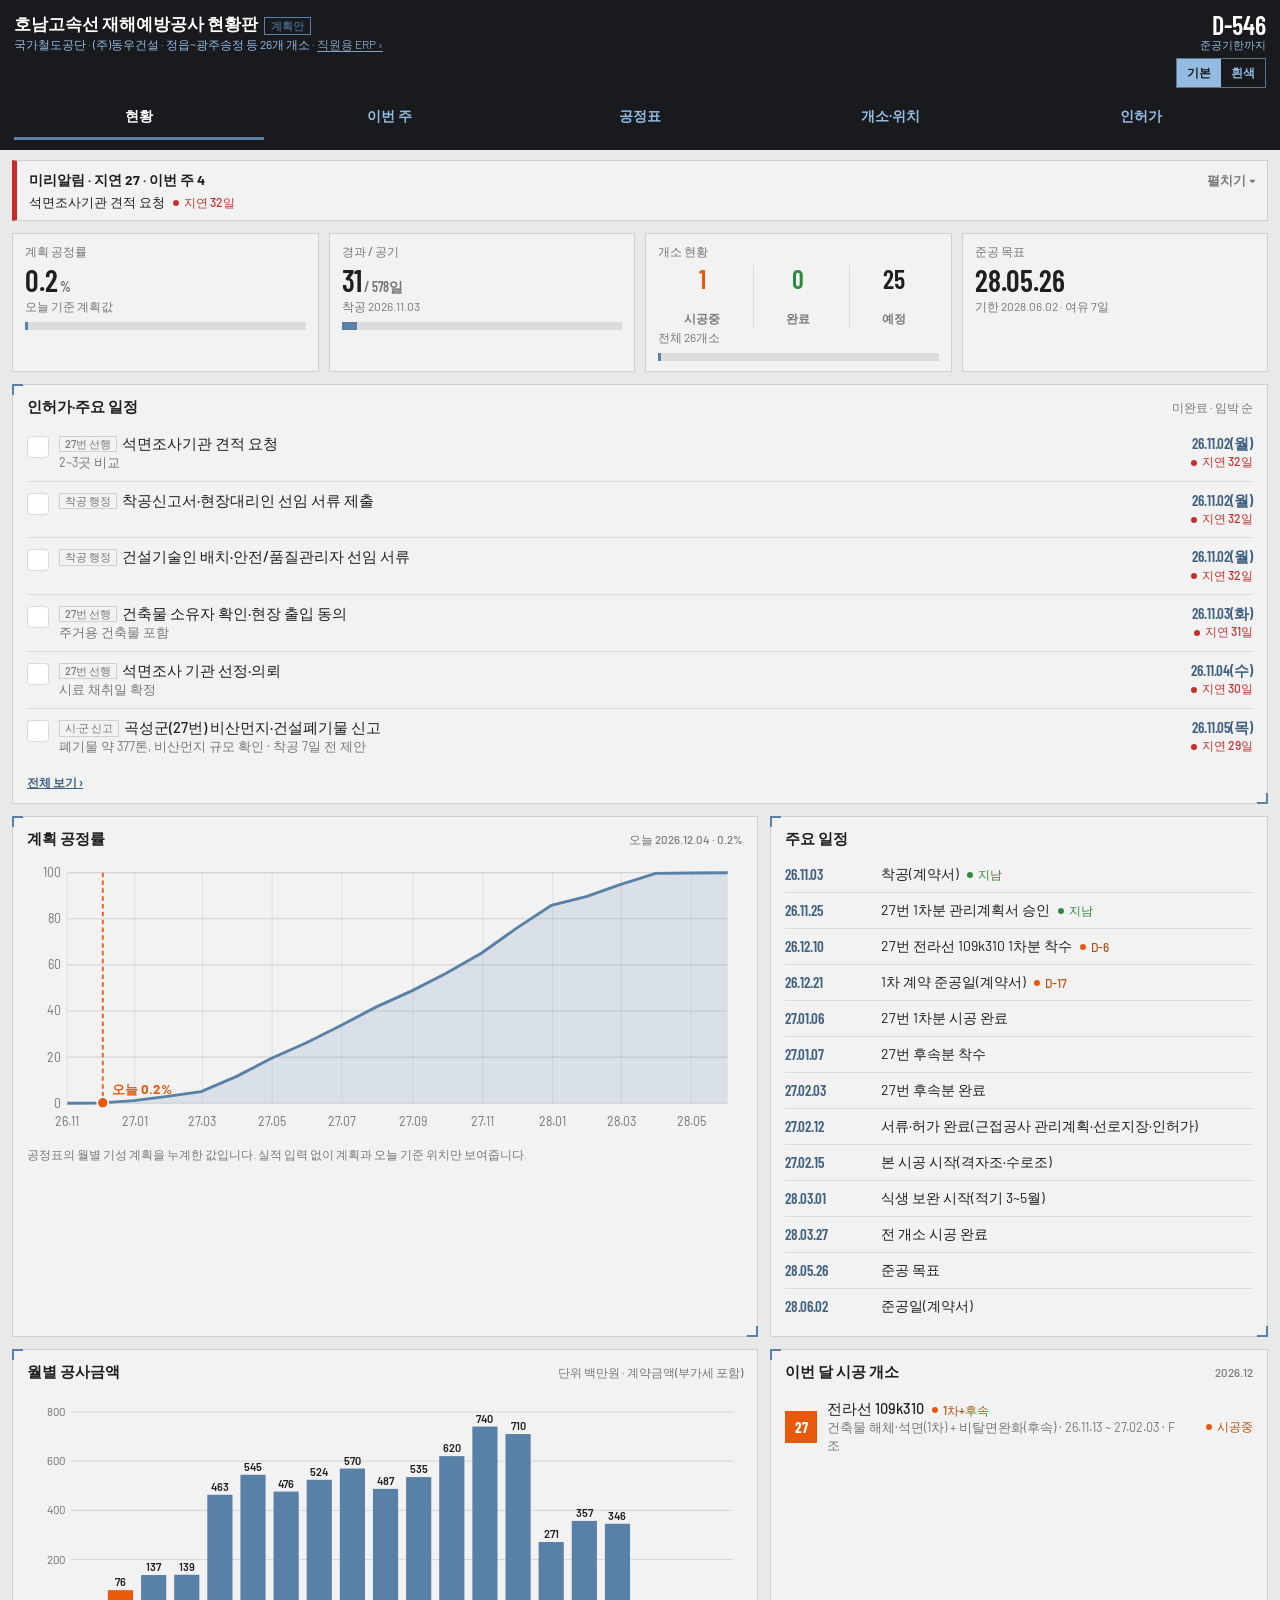
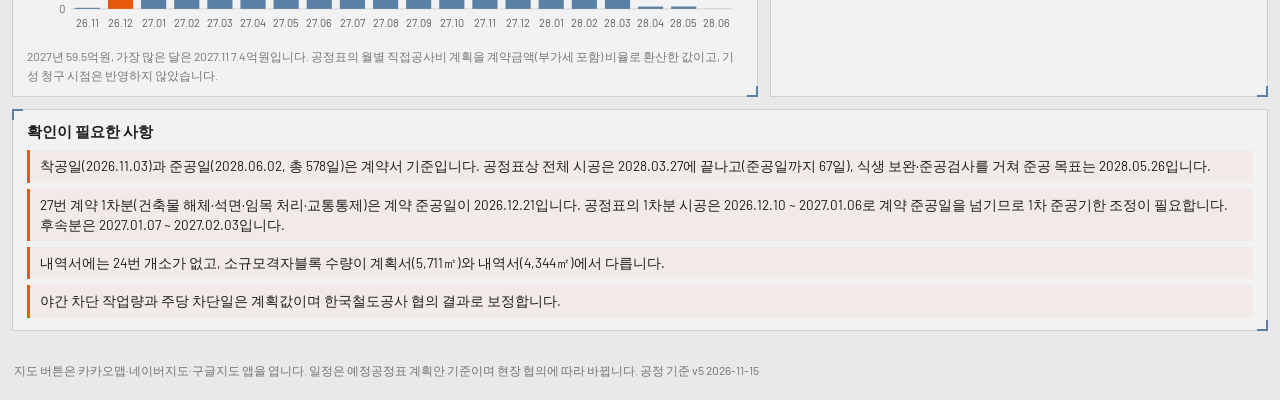
<file: index.html>
<!DOCTYPE html>
<html lang="ko"><head><meta charset="utf-8">
<meta name="viewport" content="width=device-width, initial-scale=1, viewport-fit=cover">
<title>호남고속선 재해예방공사 현황판</title>
<link rel="icon" href="icon.svg" type="image/svg+xml">
<link rel="icon" href="favicon-32.png" sizes="32x32" type="image/png">
<link rel="icon" href="favicon.ico" sizes="any">
<link rel="apple-touch-icon" href="apple-touch-icon.png">
<link rel="manifest" href="manifest.webmanifest">
<meta name="theme-color" content="#181a1d">
<meta name="color-scheme" content="only light">
<meta name="supported-color-schemes" content="light">
<meta name="darkreader-lock">
<script>try{if(localStorage.getItem("honamTheme")==="white")document.documentElement.setAttribute("data-theme","white")}catch(e){}</script>
<meta name="apple-mobile-web-app-capable" content="yes">
<meta name="mobile-web-app-capable" content="yes">
<meta name="apple-mobile-web-app-title" content="호남 현황판">
<link rel="preconnect" href="https://fonts.googleapis.com">
<link href="https://fonts.googleapis.com/css2?family=Barlow:wght@400;500;600;700&family=Barlow+Condensed:wght@400;600;700&display=swap" rel="stylesheet">
<style>
:root{color-scheme:only light;--bg:#e9e9ea;--panel:#f2f2f3;--ink:#1d1f20;--sub:rgba(29,31,32,.58);--pri:#5980a6;--pri2:#416180;--hd:#181a1d;--hd2:#94bce3;--bd:rgba(29,31,32,.16);--bdl:rgba(29,31,32,.1);--ora:#e8590c;--grn:#2b8a3e}
*{box-sizing:border-box;margin:0}
html{-webkit-text-size-adjust:100%}
body{font-family:Barlow,-apple-system,"Malgun Gothic","Apple SD Gothic Neo",sans-serif;color:var(--ink);background-color:var(--bg);
 background-image:linear-gradient(rgba(29,31,32,.07) 1px,transparent 1px),linear-gradient(90deg,rgba(29,31,32,.07) 1px,transparent 1px);background-size:22px 22px;min-height:100vh;padding-bottom:calc(20px + env(safe-area-inset-bottom))}
.cond{font-family:"Barlow Condensed",Barlow,"Malgun Gothic",sans-serif}
header{background:var(--hd);color:#fff;padding:calc(12px + env(safe-area-inset-top)) 14px 10px;position:sticky;top:0;z-index:20}
.hrow{display:flex;justify-content:space-between;align-items:flex-start;gap:10px;max-width:980px;margin:0 auto}
header h1{font-size:17px;font-weight:700;line-height:1.3}
header .s{font-size:12px;color:var(--hd2);margin-top:2px}
.dday{text-align:right;flex:0 0 auto}
.dday b{font-family:"Barlow Condensed",sans-serif;font-size:26px;line-height:1;color:#fff;font-weight:700}
.dday span{display:block;font-size:11px;color:var(--hd2)}
nav{display:flex;max-width:980px;margin:8px auto 0;gap:0}
nav button{flex:1;min-height:44px;background:transparent;border:0;border-bottom:3px solid transparent;color:var(--hd2);font:600 14px Barlow,"Malgun Gothic",sans-serif;cursor:pointer}
nav button.on{color:#fff;border-bottom-color:var(--pri)}
main{max-width:980px;margin:0 auto;padding:12px}
.erplink{color:inherit;opacity:.85;text-decoration:none;border-bottom:1px solid currentColor}.erplink:hover{opacity:1}
.badge-plan{display:inline-block;font-size:11px;border:1px solid var(--pri);color:var(--pri2);padding:1px 6px;margin-left:6px;vertical-align:middle}
.card{position:relative;background:var(--panel);border:1px solid var(--bd);padding:12px 14px;margin-bottom:12px}
.card:before,.card:after{content:"";position:absolute;width:9px;height:9px;border:2px solid var(--pri)}
.card:before{left:-1px;top:-1px;border-right:0;border-bottom:0}.card:after{right:-1px;bottom:-1px;border-left:0;border-top:0}
.card h2{font-family:"Barlow Condensed","Malgun Gothic",sans-serif;font-size:15px;font-weight:700;letter-spacing:.2px;margin-bottom:8px;display:flex;justify-content:space-between;align-items:baseline;gap:8px}
.card h2 small{font:500 11.5px Barlow,"Malgun Gothic",sans-serif;color:var(--sub)}
.kpis{display:grid;grid-template-columns:1fr 1fr;gap:10px;margin-bottom:12px}
@media(min-width:720px){.kpis{grid-template-columns:repeat(4,1fr)}.two{display:grid;grid-template-columns:3fr 2fr;gap:12px}}
.kpi{position:relative;background:var(--panel);border:1px solid var(--bd);padding:10px 12px}
.kpi .l{font-size:12px;color:var(--sub);font-weight:600}
.kpi .v{font-family:"Barlow Condensed",sans-serif;font-size:30px;font-weight:700;line-height:1.15;margin-top:2px}
.kpi .v small{font-size:14px;font-weight:600;margin-left:2px;color:var(--sub)}
.kpi .d{font-size:12px;color:var(--sub);margin-top:1px}
.tri{display:flex;gap:6px;margin-top:4px}.tri div{flex:1;text-align:center;border-left:1px solid var(--bdl)}.tri div:first-child{border-left:0}.tri b{display:block;font:700 26px "Barlow Condensed",sans-serif;line-height:1.1}.tri i{font-style:normal;font-size:11.5px;color:var(--sub)}
.bar{height:8px;background:rgba(29,31,32,.1);margin-top:6px}.bar i{display:block;height:100%;background:var(--pri)}
.chips{display:flex;gap:8px;overflow-x:auto;padding:0 0 10px;-webkit-overflow-scrolling:touch}
.chip{flex:0 0 auto;border:1px solid var(--bd);background:var(--panel);padding:0 14px;min-height:40px;font:600 14px Barlow,"Malgun Gothic",sans-serif;cursor:pointer;color:var(--ink)}
.chip.on{background:var(--pri);color:#fff;border-color:var(--pri)}
svg text{font-family:Barlow,"Malgun Gothic",sans-serif}
.scroll{overflow-x:auto;-webkit-overflow-scrolling:touch}
.ms{list-style:none;padding:0}
.ms li{display:flex;gap:10px;align-items:flex-start;padding:8px 0;border-top:1px solid var(--bdl);font-size:14px}
.ms li:first-child{border-top:0}
.ms .dt{flex:0 0 86px;font-family:"Barlow Condensed",sans-serif;font-weight:600;font-size:15px;color:var(--pri2)}
.tag{display:inline-block;font-size:11px;font-weight:700;padding:1px 6px;color:#fff;margin-left:6px;vertical-align:1px}
.t-w{background:var(--ora)}.t-d{background:var(--grn)}.t-p{background:#8b96a3}
.srow{display:flex;gap:10px;align-items:center;padding:9px 0;border-top:1px solid var(--bdl)}
.srow:first-child{border-top:0}
.no{flex:0 0 auto;min-width:32px;height:32px;color:#fff;font:700 15px "Barlow Condensed",sans-serif;display:flex;align-items:center;justify-content:center;padding:0 5px}
.srow .t{font-size:14.5px;font-weight:600;line-height:1.3}.srow .u{font-size:12.5px;color:var(--sub);margin-top:1px}
.sc{position:relative;background:var(--panel);border:1px solid var(--bd);padding:12px;margin-bottom:10px;scroll-margin-top:130px}
.sc.hl{outline:2px solid var(--ora)}
.sc .top{display:flex;gap:10px;align-items:center}
.sc .row{font-size:14px;margin-top:7px;line-height:1.45}.sc .row b{color:var(--sub);font-weight:600;margin-right:6px}
.btns{display:flex;gap:8px;margin-top:10px}
.btns a{flex:1;min-height:44px;display:flex;align-items:center;justify-content:center;text-decoration:none;font-size:14px;font-weight:700;border:1px solid var(--bd);color:var(--pri2);background:#fff}
.btns a.k{background:#fee500;border-color:#e6cf00;color:#222}.btns a.n{background:#03c75a;border-color:#03c75a;color:#fff}
.note{font-size:12px;color:var(--sub);line-height:1.55;margin-top:8px}
.warn{border-left:3px solid var(--ora);padding:6px 10px;background:#fff7f0;font-size:13.5px;line-height:1.5;margin-top:6px}
footer{max-width:980px;margin:6px auto 0;padding:0 14px;font-size:12px;color:var(--sub);line-height:1.6}
.hide{display:none}
.zb{width:44px;height:44px;border:1px solid var(--bd);background:rgba(255,255,255,.95);font:700 20px Barlow,sans-serif;color:var(--pri2);cursor:pointer}
.t-r{background:#c92a2a}
.prow{display:flex;gap:10px;align-items:flex-start;padding:9px 0;border-top:1px solid var(--bdl)}
.prow:first-child{border-top:0}
.pchk{flex:0 0 auto;width:30px;height:30px;border:2px solid var(--pri);background:#fff;cursor:pointer;display:flex;align-items:center;justify-content:center;font:700 18px Barlow,sans-serif;color:#fff;padding:0}
.pchk.on{background:var(--grn);border-color:var(--grn)}
.prow .pt{font-size:14.5px;font-weight:600;line-height:1.35}.prow.done .pt{text-decoration:line-through;color:var(--sub)}
.prow .pn{font-size:12.5px;color:var(--sub);margin-top:1px;line-height:1.4}
.prow .pd{flex:0 0 auto;text-align:right;font-size:12.5px;color:var(--sub);min-width:74px}
.prow .pd b{display:block;font:600 15px "Barlow Condensed",sans-serif;color:var(--pri2)}
.ptag{display:inline-block;font-size:11px;border:1px solid var(--bd);color:var(--sub);padding:0 5px;margin-right:5px;vertical-align:1px}

#alerts{max-width:980px;margin:10px auto 0;padding:0 12px}
.abar{border:1px solid var(--bd);border-left:5px solid var(--grn);background:var(--panel);padding:9px 12px;cursor:pointer;font-size:13.5px;line-height:1.45;position:relative}
.abar.l-late{border-left-color:#c92a2a;background:#fff5f5}.abar.l-soon{border-left-color:var(--ora);background:#fff7f0}.abar.l-week{border-left-color:var(--pri)}
.abar .h{display:flex;justify-content:space-between;align-items:center;gap:8px;font-weight:700}
.abar .h .c{font-weight:600;color:var(--sub);font-size:12.5px}
.abar .top{font-size:13px;margin-top:3px;color:var(--ink)}
.alist{border:1px solid var(--bd);border-top:0;background:var(--panel)}
.arow{display:flex;gap:10px;align-items:flex-start;padding:9px 12px;border-top:1px solid var(--bdl);cursor:pointer;font-size:13.5px}
.arow:first-child{border-top:0}
.arow .at{flex:1;min-width:0}.arow .an{font-size:12px;color:var(--sub);margin-top:1px}
.arow .ad{flex:0 0 auto;text-align:right;font-size:12px;color:var(--sub)}
.asec{padding:6px 12px;font-size:12px;font-weight:700;color:var(--sub);background:rgba(29,31,32,.05);border-top:1px solid var(--bdl)}
.anote{padding:7px 12px;font-size:11.5px;color:var(--sub);border-top:1px solid var(--bdl)}

.thm{display:inline-flex;margin-top:5px;border:1px solid rgba(148,188,227,.55)}
.thm button{font:600 11.5px Barlow,"Malgun Gothic",sans-serif;padding:4px 10px;min-height:28px;background:transparent;border:0;color:var(--hd2);cursor:pointer}
.thm button.on{background:var(--hd2);color:#181a1d}
html[data-theme=white]{--bg:#fff;--panel:#fff;--hd:#fff;--hd2:#416180;--bd:rgba(29,31,32,.22);--bdl:rgba(29,31,32,.12)}
html[data-theme=white],html[data-theme=white] body{background-image:none!important;background-color:#fff!important}
html[data-theme=white] header{color:var(--ink);border-bottom:1px solid var(--bd)}
html[data-theme=white] .dday b{color:var(--ink)}
html[data-theme=white] nav button{color:var(--sub)}
html[data-theme=white] nav button.on{color:var(--ink)}
html[data-theme=white] .thm{border-color:var(--pri)}
html[data-theme=white] .thm button.on{background:var(--pri2);color:#fff}
html[data-theme=white] .kpi,html[data-theme=white] .card{box-shadow:0 1px 0 rgba(29,31,32,.04)}
html[data-theme=white] .asec{background:#f3f4f5}
/* 현황판 통합 2026-11-14: PC 현황판 패널(월별 공사금액·개소별 공정표·개소 목록·착공 서류) + 넓은 화면 배치 */
table.st{width:100%;border-collapse:collapse;font-size:13.5px;min-width:640px}
table.st th{background:rgba(29,31,32,.06);text-align:left;font-weight:500;padding:7px 9px;font-size:12.5px;border-bottom:1px solid var(--bd);white-space:nowrap}
table.st td{padding:6px 9px;border-top:1px solid var(--bdl);vertical-align:middle;word-break:keep-all}
table.st td.n,table.st th.n{text-align:right;font-variant-numeric:tabular-nums;font-family:Barlow,sans-serif}
table.st tr.row{cursor:pointer}table.st tr.row:hover td{background:rgba(65,97,128,.07)}
table.st tr.tot td{font-weight:500;border-top:2px solid var(--bd)}
table.st .no{display:inline-flex;min-width:28px;height:24px;font-size:13.5px}
.ls{list-style:none;padding:0}.ls li{display:flex;gap:10px;align-items:center;justify-content:space-between;padding:8px 0;border-top:1px solid var(--bdl);font-size:14px}.ls li:first-child{border-top:0}
@media(max-width:719px){.wideonly{display:none}}
@media(min-width:720px){.narrowonly{display:none}}
.wkbar{display:flex;align-items:center;gap:8px;margin-bottom:12px}
.wkbar button{flex:none;background:var(--panel);border:1px solid var(--bd);color:var(--ink);font:inherit;font-size:13px;padding:7px 10px;cursor:pointer}
.wkbar button:disabled{opacity:.4;cursor:default}
.wkt{flex:1;text-align:center;min-width:0}.wkt b{display:block;font-size:17px;font-weight:600}.wkt span{font-size:12px;color:var(--sub)}
.wkt span a{color:var(--pri2);font-weight:700;margin-left:6px}
table.wkg{width:100%;border-collapse:collapse;min-width:640px;table-layout:fixed;font-size:13px}
table.wkg th{font-weight:500;font-size:12.5px;padding:6px 6px;border-bottom:1px solid var(--bd);text-align:left;white-space:nowrap}
table.wkg th.cr{width:72px}
table.wkg td{padding:6px;border-top:1px solid var(--bdl);vertical-align:top;line-height:1.35}
table.wkg .off{background:rgba(29,31,32,.045);color:var(--sub)}
table.wkg .td{box-shadow:inset 0 3px 0 var(--ora)}
table.wkg .it{display:block;margin-bottom:3px}table.wkg .it b{font-family:Barlow,sans-serif;font-weight:600;margin-right:3px}
.wkd{border-top:1px solid var(--bdl);padding:8px 0}.wkd:first-child{border-top:0}
.wkd .h{font-weight:600;font-size:14px}.wkd.td .h{color:#b4500b}.wkd .h small{font-weight:400;color:var(--sub);margin-left:6px}
.wkd .l{font-size:13.5px;margin-top:3px}.wkd .l i{font-style:normal;color:var(--sub);display:inline-block;min-width:46px}
.wkd.off .l{color:var(--sub)}
@media(min-width:720px){.two2{display:grid;grid-template-columns:minmax(0,5fr) minmax(0,7fr);gap:12px;align-items:start}}
@media(min-width:1200px){.hrow,nav,main,#alerts,footer{max-width:1320px}#slist{display:grid;grid-template-columns:repeat(3,minmax(0,1fr));gap:10px}#slist .sc{margin:0}}
/* 화면 손질 2026-11-14: 모눈 배경 걷기(도면 꺾쇠만 남김), 원색 배지 → 점+글자, 지도 버튼·체크칸 조용히, 굵기 정리 */
:root{--acc:#416180;--bad:#c4312c;--warn:#b26b00}
html body{background-image:none}
header h1{font-weight:600;letter-spacing:0}
.card h2{font-weight:600;letter-spacing:0}
.kpi .v,.hr b,.dday b,.tri b{font-weight:600}
.kpi .l,.srow .t,.prow .pt,.det .t,.btns a,th,tr.tot td{font-weight:500}
.tag{background:transparent!important;color:var(--sub);font-weight:500;padding:0;margin-left:8px;display:inline-flex;align-items:center;gap:5px;font-size:12px}
.tag:before{content:"";width:6px;height:6px;border-radius:50%;background:#9aa1a9;flex:none}
.t-w{color:#b4500b}.t-w:before{background:var(--ora)}
.t-d{color:var(--grn)}.t-d:before{background:var(--grn)}
.t-r{color:var(--bad)}.t-r:before{background:var(--bad)}
.t-b{color:var(--acc)}.t-b:before{background:var(--acc)}
.btns a,.btns a.k,.btns a.n{background:#fff;color:var(--ink);border:1px solid var(--bd);gap:8px}
.btns a.k:before,.btns a.n:before{content:"";width:8px;height:8px;border-radius:2px;flex:none}
.btns a.k:before{background:#f2d700}.btns a.n:before{background:#03c75a}
.btns a.erp{color:var(--pri2);border-style:dashed}.btns a.erp .lk{font-size:11px;font-weight:600;color:var(--sub);border:1px solid var(--bd);padding:0 6px;margin-left:2px}
.btns a{display:flex;align-items:center;justify-content:center}.btns a:hover{background:#f6f7f8}
.pchk{width:22px;height:22px;border:1.5px solid var(--bd);border-radius:4px;font-size:14px;margin-top:2px}
.pchk.on{background:var(--grn);border-color:var(--grn)}
.abar.l-late,.abar.l-soon{background:var(--panel)}
.warn{background:rgba(232,89,12,.05)}
.insp{margin-top:9px;border-left:3px solid #14894a;background:rgba(20,137,74,.06);padding:7px 9px}.insp .ih{font-weight:700;font-size:13.5px;color:#14894a}.insp .ih small{color:var(--sub);font-weight:500;margin-left:4px}.insp .ih a{color:#14894a;margin-right:6px}.insp ul{margin:4px 0 0;padding:0;list-style:none}.insp li{display:flex;gap:8px;font-size:13px;line-height:1.45;padding:3px 0;border-top:1px solid rgba(29,31,32,.07)}.insp li:first-child{border-top:0}.insp .ik{flex:0 0 52px;color:var(--sub);font-size:12px}.insp .it{flex:1}.insp small{color:var(--sub)}.t-x{color:#c0392b!important}.t-x:before{background:#c0392b!important}
</style></head><body>
<header><div class="hrow"><div><h1>호남고속선 재해예방공사 현황판<span class="badge-plan">계획안</span></h1>
<div class="s">국가철도공단 · (주)동우건설 · 정읍~광주송정 등 26개 개소 · <a class="erplink" href="erp2/" title="직원 로그인이 필요합니다">직원용 ERP ›</a></div></div>
<div class="dday"><b id="dd">-</b><span id="ddl">준공기한까지</span><div class="thm" id="thm" role="group" aria-label="화면 배경"><button data-m="default" class="on">기본</button><button data-m="white">흰색</button></div></div></div>
<nav id="nav"><button data-t="dash" class="on">현황</button><button data-t="week">이번 주</button><button data-t="gantt">공정표</button><button data-t="sites">개소·위치</button><button data-t="permit">인허가</button></nav></header>
<div id="alerts"></div>
<main>
<section id="dash">
 <div class="kpis" id="kpis"></div>
 <div class="card"><h2>인허가·주요 일정 <small>미완료 · 임박 순</small></h2><div id="p5"></div><div class="note"><a href="#" id="pgo" style="color:var(--pri2);font-weight:700">전체 보기 ›</a></div></div>
 <div class="two">
  <div class="card"><h2>계획 공정률 <small id="curlbl"></small></h2><div class="scroll"><svg id="scurve" viewBox="0 0 640 250" style="width:100%;min-width:480px;display:block"></svg></div><div class="note">공정표의 월별 기성 계획을 누계한 값입니다. 실적 입력 없이 계획과 오늘 기준 위치만 보여줍니다.</div></div>
  <div class="card"><h2>주요 일정</h2><ul class="ms" id="ms"></ul></div>
 </div>
 <div class="two">
  <div class="card"><h2>월별 공사금액 <small>단위 백만원 · 계약금액(부가세 포함)</small></h2><div class="scroll"><svg id="mchart" viewBox="0 0 720 250" style="width:100%;min-width:520px;display:block"></svg></div><div class="note" id="mnote"></div></div>
  <div class="card"><h2>이번 달 시공 개소 <small id="mlbl"></small></h2><div id="mlist"></div></div>
 </div>
 <div class="card"><h2>확인이 필요한 사항</h2>
  <div class="warn" id="w1"></div>
   <div class="warn" id="w2"></div>
  <div class="warn">내역서에는 24번 개소가 없고, 소규모격자블록 수량이 계획서(5,711㎡)와 내역서(4,344㎡)에서 다릅니다.</div>
  <div class="warn">야간 차단 작업량과 주당 차단일은 계획값이며 한국철도공사 협의 결과로 보정합니다.</div>
 </div>
</section>
<section id="week" class="hide">
 <div class="wkbar"><button id="wkPrev" aria-label="지난주">‹ 지난주</button><div class="wkt"><b id="wkLbl"></b><span id="wkSub"></span></div><button id="wkNext" aria-label="다음 주">다음 주 ›</button></div>
 <div class="kpis" id="wkK"></div>
 <div class="card"><h2>조별 작업 <small>공정표 기준 · 야간 작업 · 휴무일 제외</small></h2>
  <div class="scroll wideonly"><table class="wkg" id="wkGrid"></table></div>
  <div class="narrowonly" id="wkDays"></div>
  <div class="note">수로조는 평일, 격자조·F조·가도는 토요일 포함입니다. 일요일·공휴일·명절은 쉽니다. 숫자는 개소 번호입니다.</div></div>
 <div class="two">
  <div class="card"><h2>이번 주 계획 <small>감독 입회·자재·회의 등</small></h2><ul class="ms" id="wkPlan"></ul></div>
  <div class="card"><h2>현장 업무 <small id="wkTn"></small></h2><ul class="ms" id="wkTask"></ul></div>
 </div>
 <div class="card"><h2>준비·인허가 일정 <small>이번 주에 걸친 것</small></h2><ul class="ms" id="wkPrep"></ul></div>
 <div class="note" id="wkNote">조별 작업은 공정표에서 자동으로 채워집니다. 이번 주 계획과 현장 업무는 직원용 ERP에서 「현황판에도 게시」로 고른 것만 나옵니다. 열어 두면 10분마다 새로 받습니다.</div>
</section>
<section id="permit" class="hide">
 <div class="kpis" id="pk"></div>
 <div class="chips" id="pchips"></div>
 <div class="card"><h2>착공 서류 진행 <small>직접 기재 · 11.06 기준</small></h2><ul class="ls" id="docs"></ul></div>
 <div class="card"><h2>인허가·주요 일정 체크 <small id="pcnt"></small></h2><div id="plist"></div>
 <div class="note">체크 표시는 이 기기에만 저장되며 다른 기기에는 보이지 않습니다. 모두가 같은 상태를 보려면 Claude에게 "인허가 완료 처리"를 요청해 현황판을 갱신하세요. 날짜는 착공일 2026.11.02 가정 기준의 목표일입니다.</div></div>
</section>
<section id="gantt" class="hide">
 <div class="card"><h2>예정공정표 <small>조별 · 세로선은 오늘</small></h2><div style="display:flex"><div id="glab" style="flex:0 0 42px"></div><div class="scroll" style="flex:1"><svg id="gsvg"></svg></div></div>
 <div class="note">수로조는 수로·구조물(평일 야간), 격자조는 소규모격자블럭(토요일 포함 야간), F조는 곡성 27번(1차분 + 후속분), 가도는 공사용가도 설치·철거(주간 토공반)입니다. 막대의 숫자는 내역서 개소 번호입니다. 좌우로 밀어서 보세요. <span id="gver"></span></div></div>
 <div class="card"><h2>개소별 공정표 <small>시공 시작 순서 · 누르면 개소 보기</small></h2><div class="scroll"><svg id="g2svg" style="display:block"></svg></div>
  <div class="note">막대 옆 날짜는 시공 시작과 끝입니다. 수로·격자를 함께 하는 개소는 조별 구간을 따로 그리고(옅은 색이 격자조) 점선으로 잇습니다. 세로 주황선은 오늘, 검은선은 준공기한입니다.</div></div>
</section>
<section id="sites" class="hide">
 <div class="chips" id="chips"></div>
 <div class="card" id="inspBox" style="display:none"></div>
<div class="two2">
 <div class="card"><h2>작업구간 약도 <small>점을 누르면 해당 개소로 이동</small></h2><div style="position:relative;max-width:520px;margin:0 auto"><svg id="msvg" viewBox="0 0 330 470" style="width:100%;display:block;touch-action:pan-y;user-select:none;-webkit-user-select:none"></svg><div style="position:absolute;right:8px;top:8px;display:flex;flex-direction:column;gap:6px"><button id="zin" class="zb">+</button><button id="zout" class="zb">−</button><button id="zrs" class="zb" style="font-size:12px">전체</button><span id="zlvl" style="font:700 12px Barlow,sans-serif;text-align:center;color:var(--pri2)"></span></div></div>
 <div id="legend" class="note" style="display:flex;flex-wrap:wrap;gap:6px 12px;margin-top:8px"></div><div class="note">약도입니다. 숫자 원은 가까운 개소를 묶은 것으로, 누르면 확대되거나 부채꼴로 펼쳐집니다. 두 손가락으로 확대·이동할 수 있습니다. 지번이 확인된 개소는 지번 위치로, 나머지는 소재지(리·동) 중심으로 표시합니다. 카드에서 구분됩니다. 정확한 위치는 아래 지도 버튼으로 확인하세요.</div></div>
 <div class="card wideonly"><h2>개소 목록 <small id="tlbl"></small></h2><div class="scroll" id="tw"></div><div class="note">금액은 내역서 개소별 직접공사비입니다. 행을 누르면 아래 개소 카드로 이동합니다.</div></div>
</div>
 <div id="slist"></div>
</section>
</main>
<footer>지도 버튼은 카카오맵·네이버지도·구글지도 앱을 엽니다. 일정은 예정공정표 계획안 기준이며 현장 협의에 따라 바뀝니다. <span id="fver"></span></footer>
<script>
var DATA={"p1End":"2026-12-21","start":"2026-11-03","deadline":"2028-06-02","earlyEnd":"2028-05-26","stop":["2027-01-01","2027-02-28"],"weekly":[["2026-11-09",0.0],["2026-11-16",0.13],["2026-11-23",0.37],["2026-11-30",0.74],["2026-12-07",1.09],["2026-12-14",1.34],["2026-12-21",1.37],["2026-12-28",1.4],["2027-01-04",1.43],["2027-01-11",1.46],["2027-01-18",1.49],["2027-01-25",1.52],["2027-02-01",1.56],["2027-02-08",1.59],["2027-02-15",1.62],["2027-02-22",1.65],["2027-03-01",1.68],["2027-03-08",3.65],["2027-03-15",6.06],["2027-03-22",8.52],["2027-03-29",11.02],["2027-04-05",13.47],["2027-04-12",16.19],["2027-04-19",19.16],["2027-04-26",22.11],["2027-05-03",25.12],["2027-05-10",28.07],["2027-05-17",30.83],["2027-05-24",33.85],["2027-05-31",37.04],["2027-06-07",40.0],["2027-06-14",42.88],["2027-06-21",45.6],["2027-06-28",47.91],["2027-07-05",49.76],["2027-07-12",51.55],["2027-07-19",53.3],["2027-07-26",54.95],["2027-08-02",56.62],["2027-08-09",58.29],["2027-08-16",59.96],["2027-08-23",61.59],["2027-08-30",63.25],["2027-09-06",65.25],["2027-09-13",67.07],["2027-09-20",68.8],["2027-09-27",71.01],["2027-10-04",73.34],["2027-10-11",75.63],["2027-10-18",77.99],["2027-10-25",80.43],["2027-11-01",82.67],["2027-11-08",84.86],["2027-11-15",87.16],["2027-11-22",89.47],["2027-11-29",91.75],["2027-12-06",93.93],["2027-12-13",95.89],["2027-12-20",97.68],["2027-12-27",98.72],["2028-01-03",99.26],["2028-01-10",99.36],["2028-01-17",99.39],["2028-01-24",99.42],["2028-01-31",99.45],["2028-02-07",99.49],["2028-02-14",99.52],["2028-02-21",99.55],["2028-02-28",99.58],["2028-03-06",99.61],["2028-03-13",99.64],["2028-03-20",99.67],["2028-03-27",99.7],["2028-04-03",99.73],["2028-04-10",99.76],["2028-04-17",99.8],["2028-04-24",99.83],["2028-05-01",99.86],["2028-05-08",99.89],["2028-05-15",99.92],["2028-05-22",99.95],["2028-05-29",99.98],["2028-06-05",100.0]],"sites":[{"no":1,"line":"호남고속선","km":"122k077 화룡터널 종점","work":"U형수로","addr":"전북특별자치도 정읍시 정우면 회룡리 산69-5","lat":35.6546208,"lon":126.8897027,"crew":"A","grp":"북부","start":"2027-11-28","end":"2027-12-31","cost":95703174,"prec":1},{"no":2,"line":"호남고속선","km":"150k653 달성터널 종점","work":"U형수로","addr":"전남광주통합특별시 장성군 북이면 죽청리 산15-11","lat":35.4161677,"lon":126.7770671,"crew":"B","grp":"장성","start":"2027-05-02","end":"2027-05-26","cost":76260898,"prec":1},{"no":3,"line":"호남고속선","km":"151k023 죽청터널 시점","work":"U형수로","addr":"전남광주통합특별시 장성군 북이면 죽청리 산155-13","lat":35.4128435,"lon":126.776753,"crew":"B","grp":"장성","start":"2027-05-27","end":"2027-06-21","cost":74058532,"prec":1},{"no":4,"line":"호남고속선","km":"152k413 죽청터널 종점","work":"U형수로","addr":"전남광주통합특별시 장성군 북일면 성덕리 산54-6","lat":35.4005857,"lon":126.7747675,"crew":"B","grp":"장성","start":"2027-06-22","end":"2027-07-24","cost":41392365,"prec":1},{"no":5,"line":"호남고속선","km":"152k784 성덕1터널 시점","work":"소단측구","addr":"전남광주통합특별시 장성군 북일면 성덕리 산65-7","lat":35.3972159,"lon":126.7742502,"crew":"B","grp":"장성","start":"2027-07-25","end":"2027-08-26","cost":46175264,"prec":1},{"no":6,"line":"호남고속선","km":"152k923 성덕1터널 종점","work":"U형수로+격자블록","addr":"전남광주통합특별시 장성군 북일면 성덕리 산68-1","lat":35.3963173,"lon":126.7741797,"crew":"B","grp":"장성","start":"2027-03-10","end":"2027-05-01","cost":161174742,"prec":1,"road":[["2027-03-02","2027-03-09"],["2027-05-02","2027-05-06"]]},{"no":7,"line":"호남고속선","km":"153k113 성덕2터널 시점","work":"U형수로","addr":"전남광주통합특별시 장성군 북일면 성덕리 산71-13","lat":35.3940613,"lon":126.7738287,"crew":"B","grp":"장성","start":"2027-08-27","end":"2027-09-25","cost":73580789,"prec":1,"road":[["2027-05-17","2027-05-22"],["2027-09-26","2027-09-28"]]},{"no":8,"line":"호남고속선","km":"153k213 성덕2터널 종점","work":"U형수로","addr":"전남광주통합특별시 장성군 북일면 성덕리 산71-6","lat":35.3931478,"lon":126.7738137,"crew":"B","grp":"장성","start":"2027-09-26","end":"2027-10-26","cost":107171361,"prec":1},{"no":9,"line":"호남고속선","km":"156k968 송현제1 시점","work":"U형수로+격자블록","addr":"전남광주통합특별시 장성군 서삼면 송현리 산82-5","lat":35.359835,"lon":126.7685971,"crew":"D","grp":"장성","start":"2027-04-09","end":"2027-06-10","cost":326964898,"prec":1,"road":[["2027-03-10","2027-04-08"],["2027-06-11","2027-06-26"]]},{"no":10,"line":"호남고속선","km":"159k610 송현제3 종점","work":"격자블록","addr":"전남광주통합특별시 장성군 서삼면 장산리 산29-8","lat":35.3360129,"lon":126.7653535,"crew":"C","grp":"장성","start":"2027-03-02","end":"2027-05-26","cost":214060960,"prec":1},{"no":11,"line":"호남고속선","km":"162k368 용흥터널 시점","work":"격자블록","addr":"전남광주통합특별시 장성군 서삼면 용흥리 270-1","lat":35.3120025,"lon":126.7621245,"crew":"C","grp":"장성","start":"2027-05-27","end":"2027-09-02","cost":201731742,"prec":1,"road":[["2027-05-12","2027-05-16"],["2027-09-03","2027-09-05"]]},{"no":12,"line":"호남고속선","km":"162k673 용흥터널 종점","work":"격자블록","addr":"전남광주통합특별시 장성군 황룡면 필암리 산16-2","lat":35.3087761,"lon":126.7619638,"crew":"C","grp":"장성","start":"2027-09-03","end":"2027-12-03","cost":223692884,"prec":1},{"no":13,"line":"호남고속선","km":"172k058 마령터널 종점","work":"격자블록","addr":"광주 광산구 신룡동 산58-15","lat":35.2247503,"lon":126.7703899,"crew":"D","grp":"광주","start":"2027-06-11","end":"2027-08-21","cost":133954769,"prec":1},{"no":14,"line":"호남고속선","km":"175k338 고룡터널 종점","work":"격자블록","addr":"광주 광산구 고룡동 산76-4","lat":35.1968717,"lon":126.7827749,"crew":"D","grp":"광주","start":"2027-08-22","end":"2027-10-26","cost":111061987,"prec":1},{"no":15,"line":"호남선","km":"70k130","work":"U형수로+게비온+말뚝식옹벽","addr":"전북특별자치도 익산시 용안면 동지산리 87","lat":36.0940976,"lon":126.9633529,"crew":"A","grp":"북부","start":"2027-05-15","end":"2027-07-09","cost":127209132,"prec":1,"road":[["2027-04-09","2027-04-16"],["2027-07-14","2027-07-21"]]},{"no":16,"line":"광주선","km":"2k710~2k800","work":"U형수로+게비온+울타리","addr":"광주 광산구 월곡동 산114-1","lat":35.1671192,"lon":126.8168733,"crew":"D","grp":"광주","start":"2027-10-27","end":"2027-12-28","cost":293033832,"prec":1,"road":[["2027-05-30","2027-06-11"],["2027-12-29","2028-01-05"]]},{"no":17,"line":"전라선","km":"35k890","work":"U형수로+낙석방지망+쏘일시멘트","addr":"전북특별자치도 완주군 상관면 신리 251-1","lat":35.7672096,"lon":127.2119739,"crew":"A","grp":"북부","start":"2027-07-10","end":"2027-11-27","cost":273378390,"prec":1},{"no":18,"line":"전라선","km":"154k300","work":"J형수로+토석류방호책","addr":"전남 순천시 해룡면 호두리 산117-6","lat":34.8958448,"lon":127.5595615,"crew":"E","grp":"순천·광양","start":"2027-11-13","end":"2027-12-21","cost":123955450,"prec":1,"road":[["2027-06-12","2027-06-16"],["2027-12-22","2027-12-24"]]},{"no":19,"line":"광양제철선","km":"4k920~5k000","work":"낙석방지책","addr":"전남 광양시 광양읍 초남리 산52-3","lat":34.9412136,"lon":127.6092196,"crew":"E","grp":"순천·광양","start":"2027-08-22","end":"2027-09-21","cost":70322240,"prec":1},{"no":20,"line":"광양제철선","km":"8k950~9k020","work":"U형수로+옹벽인상","addr":"전남 광양시 황금동 758-1","lat":34.9101731,"lon":127.6254952,"crew":"E","grp":"순천·광양","start":"2027-09-22","end":"2027-10-20","cost":90269882,"prec":1},{"no":21,"line":"광양제철선","km":"10k680~10k800","work":"U형수로+격자블록","addr":"전남 광양시 황금동 185-15","lat":34.9093541,"lon":127.6432237,"crew":"E","grp":"순천·광양","start":"2027-03-02","end":"2027-05-21","cost":249506964,"prec":1},{"no":22,"line":"광양제철선","km":"14k015","work":"U형수로+낙석방지책","addr":"전남 광양시 도이동 707-9","lat":34.927509,"lon":127.667479,"crew":"E","grp":"순천·광양","start":"2027-10-21","end":"2027-11-12","cost":82289012,"prec":1,"road":[["2027-05-23","2027-05-29"],["2027-11-13","2027-11-16"]]},{"no":23,"line":"광양제철선","km":"15k390","work":"U형수로+격자블록","addr":"전남 광양시 성황동 산280","lat":34.9483581,"lon":127.66702,"crew":"E","grp":"순천·광양","start":"2027-05-22","end":"2027-06-26","cost":238872085,"prec":0,"road":[["2027-04-17","2027-05-11"],["2027-06-27","2027-07-13"]]},{"no":25,"line":"경전선","km":"135k741","work":"U형수로+격자블록","addr":"전남 광양시 진상면 금이리 산79-1","lat":35.0019342,"lon":127.7114324,"crew":"E","grp":"순천·광양","start":"2027-06-27","end":"2027-08-21","cost":112406819,"prec":0},{"no":26,"line":"호남고속선","km":"83k138~473 (익산)","work":"U형수로 이어올리기","addr":"전북특별자치도 익산시 황등면 황등리 산86-7","lat":35.9960836,"lon":126.9530351,"crew":"A","grp":"북부","start":"2027-03-02","end":"2027-05-14","cost":115097408,"prec":1},{"no":27,"line":"전라선","km":"109k310","work":"건축물 해체·석면(1차) + 비탈면완화(후속)","addr":"전남 곡성군 오곡면 압록리 95-7","lat":35.1950512,"lon":127.3748892,"crew":"F","grp":"곡성","start":"2026-11-13","end":"2027-04-14","cost":108911386,"prec":1,"seg":[["2026-11-13","2026-12-12"],["2027-03-02","2027-04-14"]],"cost1":46945608}],"prep":[{"id":"P01","name":"착공신고·착수계 제출 / 현장대리인·기술인 배치","start":"2026-11-03","end":"2026-11-09"},{"id":"P02","name":"가설사무실·현장시험실·가설울타리 설치","start":"2026-11-10","end":"2026-12-09"},{"id":"P03","name":"현장여건 합동조사·확인측량·측량기준점(전 개소)","start":"2026-11-10","end":"2026-12-09"},{"id":"P04","name":"지장물·매설물 조사 및 관계기관(한국철도공사·전력·통신) 협의","start":"2026-11-10","end":"2026-12-09"},{"id":"P05","name":"품질관리계획서·안전관리계획서·위험성평가 작성·승인","start":"2026-11-10","end":"2026-12-14"},{"id":"P09","name":"자재 승인·하도급 승인·장비 반입계획 승인","start":"2026-12-15","end":"2027-01-23"},{"id":"P10","name":"계약자 공정표(CPMS) 제출·승인","start":"2026-12-15","end":"2027-01-13"},{"id":"P06","name":"운행선 근접공사 관리계획서 작성·승인(철도운행안전관리자 배치) — 설 이후 착수분","start":"2026-12-15","end":"2027-01-29"},{"id":"P07","name":"선로지장작업 승인체계·전철 단전(급전) 협의 — 설 이후 착수분","start":"2027-01-04","end":"2027-02-03"},{"id":"P08","name":"근접공사 안전교육·방호설비 승인 — 설 이후 착수분","start":"2027-02-01","end":"2027-02-12"},{"id":"P11","name":"설 이후(2.15) 착수 개소 인허가·사유지 사용승낙·서류 준비","start":"2027-01-04","end":"2027-02-12"},{"id":"P12","name":"수로조 레미콘 진입로 확보·야간 레미콘 수급 검토, 설계변경 여부 결정(3.29 착수 전)","start":"2027-02-15","end":"2027-03-26"},{"id":"F01","name":"[27] 전라선 109k310 우선시공: 합동조사·측량·지장물(건물·수목)·임대부지 사용승낙 확인","start":"2026-11-16","end":"2026-11-27"},{"id":"F02","name":"[27] 개소별 근접공사 관리계획서·위험성평가 우선 승인(철도운행안전관리자 배치)","start":"2026-11-16","end":"2026-11-25"},{"id":"F03","name":"[27] 석면조사·해체 신고, 방호설비·교통통제 협의","start":"2026-11-30","end":"2026-12-09"},{"id":"F04","name":"[27] 시공상세도 8매 작성·승인(1차분)","start":"2026-11-16","end":"2026-11-25"},{"id":"F05","name":"[27] (1차) 1차분 준공서류 작성·준공신고(계약 준공일자 2026-12-21 — 기한 조정 필요)","start":"2027-01-07","end":"2027-01-13"},{"id":"F06","name":"[27] (1차) 1차분 준공검사 수검·지적사항 시정","start":"2027-01-14","end":"2027-01-27"}],"tail":[{"id":"Z01","name":"전 개소 합동 준공 전 검측·기록사진첩·준공도서 작성","start":"2028-03-28","end":"2028-04-14"},{"id":"Z02","name":"식생 보완·활착 확인(식생 적기 3~5월, 소규모격자블록 개소)","start":"2028-03-01","end":"2028-03-27"},{"id":"Z03","name":"준공 전 합동점검·시정(감독권한대행·발주처)","start":"2028-04-15","end":"2028-05-04"},{"id":"Z04","name":"준공검사 신청·검사·지적사항 시정, 준공","start":"2028-05-05","end":"2028-05-26"}],"crews":{"A":[26,15,17,1],"B":[6,2,3,4,5,7,8],"C":[10,11,12],"D":[9,13,14,16],"E":[21,23,25,19,20,22,18],"F":[27]},"permits":[{"id":"p01","cat":"27번 선행","t":"석면조사기관 견적 요청","d":"2026-11-02","note":"2~3곳 비교"},{"id":"p02","cat":"27번 선행","t":"건축물 소유자 확인·현장 출입 동의","d":"2026-11-03","note":"주거용 건축물 포함"},{"id":"p03","cat":"27번 선행","t":"석면조사 기관 선정·의뢰","d":"2026-11-04","note":"시료 채취일 확정"},{"id":"p04","cat":"27번 선행","t":"석면 시료 채취(현장 조사)","d":"2026-11-06","note":"기관 일정에 따름"},{"id":"p05","cat":"27번 선행","t":"사유지 사용승낙 확보","d":"2026-11-06","note":"대 95-7, 임 95-8"},{"id":"p06","cat":"27번 선행","t":"석면조사 결과서 접수","d":"2026-11-20","note":"지연 시 12/30 완료 일정 재검토"},{"id":"p07","cat":"27번 선행","t":"석면해체·제거업자 선정·계약","d":"2026-11-23","note":"등록업자 확인"},{"id":"p08","cat":"27번 선행","t":"석면해체·제거작업 신고","d":"2026-11-24","note":"작업 7일 전까지 신고"},{"id":"p09","cat":"27번 선행","t":"건축물 해체 신고","d":"2026-11-27","note":"관할 곡성군청"},{"id":"p10","cat":"27번 선행","t":"폐석면·건설폐기물 처리업체 확정","d":"2026-11-27","note":""},{"id":"p11","cat":"27번 선행","t":"암파쇄 방호시설·건축한계 보호울타리 확인","d":"2026-11-30","note":"근접공사 관리계획서와 일치 확인"},{"id":"p12","cat":"착공 행정","t":"착공신고서·현장대리인 선임 서류 제출","d":"2026-11-02","note":""},{"id":"p13","cat":"착공 행정","t":"건설기술인 배치·안전/품질관리자 선임 서류","d":"2026-11-02","note":""},{"id":"p14","cat":"착공 행정","t":"공사 손해보험·지급보증 가입 확인","d":"2026-11-06","note":""},{"id":"p15","cat":"착공 행정","t":"산재·고용보험 성립신고, 퇴직공제 가입","d":"2026-11-09","note":""},{"id":"p16","cat":"착공 행정","t":"품질관리계획서·안전관리계획서 제출","d":"2026-11-13","note":"스마트안전장비 도입 계획 포함"},{"id":"p17","cat":"착공 행정","t":"예정공정표·시공계획서 승인 요청","d":"2026-11-13","note":""},{"id":"p18","cat":"철도 근접","t":"근접공사 관리계획서 제출·승인","d":"2026-11-06","note":"27번 우선"},{"id":"p19","cat":"철도 근접","t":"한국철도공사 협의","d":"2026-11-09","note":"선로차단·전차선 단전·작업 승인 절차"},{"id":"p20","cat":"철도 근접","t":"철도운행안전관리자·열차감시원 배치 확정","d":"2026-11-13","note":""},{"id":"p21","cat":"철도 근접","t":"철도안전교육 이수(전 작업 인원)","d":"2026-11-13","note":""},{"id":"p22","cat":"철도 근접","t":"작업계획서·위험성평가 확정","d":"2026-11-13","note":"27번 초안 보완"},{"id":"p23","cat":"현장 개설","t":"가설사무실 위치 확정·설치 발주","d":"2026-11-09","note":""},{"id":"p24","cat":"현장 개설","t":"개소별 드론 기준측량·지장물 현황 확인","d":"2026-11-13","note":"27번 우선"},{"id":"p25","cat":"현장 개설","t":"환경 관련 신고 대상 확인","d":"2026-11-13","note":"비산먼지·건설폐기물 등 개소별 확인"},{"id":"p26","cat":"현장 개설","t":"주민 설명·민원 대응 창구 지정","d":"2026-11-13","note":"27번 인근 우선"},{"id":"p27","cat":"시·군 신고","t":"곡성군(27번) 비산먼지·건설폐기물 신고","d":"2026-11-05","note":"폐기물 약 377톤, 비산먼지 규모 확인 · 착공 7일 전 제안"},{"id":"p28","cat":"시·군 신고","t":"순천시(18번) 비산먼지·건설폐기물 신고","d":"2027-11-06","note":"폐기물 약 36.5톤 · 착공 7일 전 제안"},{"id":"p29","cat":"시·군 신고","t":"정읍시(1번) 비산먼지·건설폐기물 신고","d":"2027-11-21","note":"규모 확인 후 판단 · 착공 7일 전 제안"},{"id":"p30","cat":"시·군 신고","t":"장성군(2~12번) 비산먼지·건설폐기물 신고","d":"2027-02-23","note":"11곳 합산 여부 군청 문의 · 착공 7일 전 제안"},{"id":"p31","cat":"시·군 신고","t":"익산시(15·26번) 비산먼지·건설폐기물 신고","d":"2027-02-23","note":"규모 확인 후 판단 · 착공 7일 전 제안"},{"id":"p32","cat":"시·군 신고","t":"광양시(19~23·25번) 비산먼지·건설폐기물 신고","d":"2027-02-23","note":"25번 폐기물 약 11.2톤, 합산 여부 문의 · 착공 7일 전 제안"},{"id":"p33","cat":"시·군 신고","t":"광주 광산구(13·14·16번) 비산먼지·건설폐기물 신고","d":"2027-04-23","note":"규모 확인 후 판단 · 착공 7일 전 제안"},{"id":"p34","cat":"시·군 신고","t":"완주군(17번) 비산먼지·건설폐기물 신고","d":"2027-07-03","note":"규모 확인 후 판단 · 착공 7일 전 제안"}],"recurring":[{"id":"R01","t":"월간 공정·품질·안전 보고 준비","type":"eom","lead":3,"note":"월말 제출 기한과 양식은 발주처 지침 확인","cat":"정기"},{"id":"R02","t":"건설일용근로자 근로내용확인신고","type":"monthly","day":15,"lead":3,"note":"익월 15일까지 ★ 원문 확인","cat":"정기"},{"id":"R03","t":"산업안전보건관리비 사용내역 분기 확인","type":"qend","lead":7,"note":"분기 말 전 감리 확인 준비 ★","cat":"정기"}]};
// ---- 공정 기준 연결 (2026-11-14): ERP DB의 공정계획·공정구간·공정보할 시트를 읽어 일정·공정표·공정률을 맞춘다.
//      열 때 서버에서 새로 받아 바뀌었으면 한 번 다시 그린다. 서버를 못 읽으면 지난번 받은 값, 그것도 없으면 아래 PLAN0(공정표 v3)을 쓴다.
var PLAN_API="https://script.google.com/macros/s/AKfycby6NUOrOTc3Ym6xHlkdR6EUikm9GyBX1Oj2G0bLMCxAu4i_byK8ZQV29CHb23KRHm7d/exec?action=plan",PLAN_KEY="honamPlanLive_v1";
var PLAN0={"ok":true,"version":"v5 2026-11-15","src":"sheet","sites":[{"no":27,"start":"2026-11-13","end":"2027-02-03","crew":"F조","note":"CPM_보할_v5 · 실착수 11.13"},{"no":13,"start":"2027-02-15","end":"2027-03-19","crew":"격자조","note":"CPM_보할_v5"},{"no":14,"start":"2027-03-20","end":"2027-04-16","crew":"격자조","note":"CPM_보할_v5"},{"no":9,"start":"2027-03-29","end":"2027-09-24","crew":"수로조+격자조","note":"CPM_보할_v5"},{"no":8,"start":"2027-04-13","end":"2027-05-03","crew":"수로조","note":"CPM_보할_v5"},{"no":12,"start":"2027-04-17","end":"2027-06-03","crew":"격자조","note":"CPM_보할_v5"},{"no":7,"start":"2027-05-04","end":"2027-05-18","crew":"수로조","note":"CPM_보할_v5"},{"no":6,"start":"2027-05-19","end":"2027-10-25","crew":"수로조+격자조","note":"CPM_보할_v5"},{"no":5,"start":"2027-05-26","end":"2027-06-08","crew":"수로조","note":"CPM_보할_v5"},{"no":11,"start":"2027-06-04","end":"2027-07-12","crew":"격자조","note":"CPM_보할_v5"},{"no":4,"start":"2027-06-09","end":"2027-06-22","crew":"수로조","note":"CPM_보할_v5"},{"no":3,"start":"2027-06-23","end":"2027-07-07","crew":"수로조","note":"CPM_보할_v5"},{"no":2,"start":"2027-07-08","end":"2027-07-26","crew":"수로조","note":"CPM_보할_v5"},{"no":10,"start":"2027-07-13","end":"2027-08-27","crew":"격자조","note":"CPM_보할_v5"},{"no":1,"start":"2027-07-27","end":"2027-08-17","crew":"수로조","note":"CPM_보할_v5"},{"no":26,"start":"2027-08-18","end":"2027-09-20","crew":"수로조","note":"CPM_보할_v5"},{"no":15,"start":"2027-09-21","end":"2027-10-06","crew":"수로조","note":"CPM_보할_v5"},{"no":17,"start":"2027-10-07","end":"2027-11-16","crew":"수로조","note":"CPM_보할_v5"},{"no":21,"start":"2027-10-26","end":"2028-02-15","crew":"수로조+격자조","note":"CPM_보할_v5"},{"no":16,"start":"2027-11-17","end":"2027-12-07","crew":"수로조","note":"CPM_보할_v5"},{"no":23,"start":"2027-12-07","end":"2028-03-14","crew":"수로조+격자조","note":"CPM_보할_v5"},{"no":18,"start":"2027-12-08","end":"2027-12-21","crew":"수로조","note":"CPM_보할_v5"},{"no":19,"start":"2027-12-22","end":"2028-01-05","crew":"수로조","note":"CPM_보할_v5"},{"no":25,"start":"2027-12-25","end":"2028-03-27","crew":"수로조+격자조","note":"CPM_보할_v5"},{"no":20,"start":"2028-01-06","end":"2028-02-01","crew":"수로조","note":"CPM_보할_v5"},{"no":22,"start":"2028-02-16","end":"2028-02-29","crew":"수로조","note":"CPM_보할_v5"}],"seg":[[1,"수로조","수로·구조물","2027-07-27","2027-08-17"],[2,"수로조","수로·구조물","2027-07-08","2027-07-26"],[3,"수로조","수로·구조물","2027-06-23","2027-07-07"],[4,"수로조","수로·구조물","2027-06-09","2027-06-22"],[5,"수로조","수로·구조물","2027-05-26","2027-06-08"],[6,"가도","가도 설치","2027-05-18","2027-05-18"],[6,"격자조","소규모격자블럭","2027-09-25","2027-10-25"],[6,"수로조","수로·구조물","2027-05-19","2027-05-25"],[6,"가도","가도 철거","2027-10-26","2027-10-26"],[7,"가도","가도 설치","2027-05-03","2027-05-03"],[7,"수로조","수로·구조물","2027-05-04","2027-05-18"],[7,"가도","가도 철거","2027-05-19","2027-05-19"],[8,"수로조","수로·구조물","2027-04-13","2027-05-03"],[9,"가도","가도 설치","2027-03-23","2027-03-26"],[9,"격자조","소규모격자블럭","2027-08-28","2027-09-24"],[9,"수로조","수로·구조물","2027-03-29","2027-04-12"],[9,"가도","가도 철거","2027-09-27","2027-09-28"],[10,"격자조","소규모격자블럭","2027-07-13","2027-08-27"],[11,"가도","가도 설치","2027-06-03","2027-06-03"],[11,"격자조","소규모격자블럭","2027-06-04","2027-07-12"],[11,"가도","가도 철거","2027-07-13","2027-07-13"],[12,"격자조","소규모격자블럭","2027-04-17","2027-06-03"],[13,"격자조","소규모격자블럭","2027-02-15","2027-03-19"],[14,"격자조","소규모격자블럭","2027-03-20","2027-04-16"],[15,"가도","가도 설치","2027-09-20","2027-09-20"],[15,"수로조","수로·구조물","2027-09-21","2027-10-06"],[15,"가도","가도 철거","2027-10-07","2027-10-07"],[16,"가도","가도 설치","2027-11-15","2027-11-16"],[16,"수로조","수로·구조물","2027-11-17","2027-12-07"],[16,"가도","가도 철거","2027-12-08","2027-12-08"],[17,"수로조","수로·구조물","2027-10-07","2027-11-16"],[18,"가도","가도 설치","2027-12-07","2027-12-07"],[18,"수로조","수로·구조물","2027-12-08","2027-12-21"],[18,"가도","가도 철거","2027-12-22","2027-12-22"],[19,"수로조","수로·구조물","2027-12-22","2028-01-05"],[20,"수로조","수로·구조물","2028-01-06","2028-02-01"],[21,"격자조","소규모격자블럭","2027-10-26","2027-12-06"],[21,"수로조","수로·구조물","2028-02-02","2028-02-15"],[22,"가도","가도 설치","2028-02-15","2028-02-15"],[22,"수로조","수로·구조물","2028-02-16","2028-02-29"],[22,"가도","가도 철거","2028-03-02","2028-03-02"],[23,"가도","가도 설치","2027-12-02","2027-12-06"],[23,"격자조","소규모격자블럭","2027-12-07","2027-12-23"],[23,"수로조","수로·구조물","2028-03-02","2028-03-14"],[23,"가도","가도 철거","2028-03-15","2028-03-16"],[25,"격자조","소규모격자블럭","2027-12-25","2028-01-18"],[25,"수로조","수로·구조물","2028-03-15","2028-03-27"],[26,"수로조","수로·구조물","2027-08-18","2027-09-20"],[27,"F조","1차분","2026-12-10","2027-01-06"],[27,"F조","후속분","2027-01-07","2027-02-03"]],"mon":[["2026-11",2404047,0.06],["2026-12",41836499,1.14],["2027-01",75738479,3.1],["2027-02",76373911,5.07],["2027-03",255330435,11.67],["2027-04",300043197,19.43],["2027-05",262478642,26.21],["2027-06",288859083,33.68],["2027-07",314034091,41.8],["2027-08",268514233,48.74],["2027-09",294828186,56.36],["2027-10",341838725,65.19],["2027-11",407939793,75.73],["2027-12",391170484,85.84],["2028-01",149545341,89.71],["2028-02",196882430,94.8],["2028-03",190449944,99.72],["2028-04",5151530,99.85],["2028-05",5323248,99.99],["2028-06",343435,100.0]]};
function f2(n){return n<10?"0"+n:""+n}
// v2.27 현장점검 내장 사본(서버 「현장점검」 시트를 못 읽을 때 사용). 서버가 insp를 주면 그것으로 바꾼다.
var INSP0=[{"id":"I01","d":"2026-11-19","sites":[10,11,12,13,14],"kind":"점검결과","text":"소규모격자블럭 시공구간 현장점검 결과 바로 시공 가능","st":"확인","due":"","note":"현장소장 점검(2026-11-19 보고)"},{"id":"I02","d":"2026-11-19","sites":[10,11,12,13,14],"kind":"공급방안","text":"1안 설계안대로: 레미콘사에서 몰탈을 공급받아 타설(야간 공급 협의, 업체 선정 및 직영 확인, 레미콘 믹서트럭 임대)","st":"검토중","due":"2027-01-15","note":"야간 1회 압송량 약 3.6㎥(60㎡) — 차 1대(6㎥) 미달"},{"id":"I03","d":"2026-11-19","sites":[10,11,12,13,14],"kind":"공급방안","text":"2안 현장비빔: 시멘트·모래 반입, 물차 사용, 현장 믹서 비빔","st":"검토중","due":"2027-01-15","note":"차단 승인 후 비빔 → 폐기 위험 없음"},{"id":"I04","d":"2026-11-19","sites":[10,11,12,13,14],"kind":"조치","text":"(1안) 레미콘사 야간·소량 몰탈 공급 가능 여부·조건 서면 회신 받기, 업체 선정","st":"예정","due":"2026-12-15","note":"기한은 제안값(#13·#14 2027.2.15 착수 기준)"},{"id":"I05","d":"2026-11-19","sites":[10,11,12,13,14],"kind":"조치","text":"(1안) 레미콘 믹서트럭 임대 조건 확인, 직영 운영 확인","st":"예정","due":"2026-12-15","note":""},{"id":"I06","d":"2026-11-19","sites":[10,11,12,13,14],"kind":"조치","text":"(2안) 배합설계·시험비빔, 믹서·계량 설비, 시멘트 보관·모래 적치 장소, 물차 배치 확인","st":"예정","due":"2027-01-15","note":""},{"id":"I07","d":"2026-11-19","sites":[10,11,12,13,14],"kind":"조치","text":"(공통) 태진쏘일텍 펌프 기종(펌프차/몰탈 펌프)·압송 거리 확인","st":"예정","due":"2026-12-15","note":""},{"id":"I08","d":"2026-11-19","sites":[10,11,12,13,14],"kind":"조치","text":"몰탈 공급 방식 결정 → 시공계획서·품질관리계획 반영, 감독 승인","st":"예정","due":"2027-01-29","note":""}];DATA.insp=INSP0;
function planClean(v){return String(v==null?"":v).replace(/[<>&"'`]/g,"")}
function planKeyOf(p){return JSON.stringify([p.version,p.sites,p.seg,p.mon,p.insp||null])}
function planOk(p){return !!(p&&p.sites&&p.sites.length&&p.seg&&p.mon&&p.mon.length)}
function applyPlan(p){
 var by={};p.sites.forEach(function(x){by[+x.no]=x});
 var sg={};(p.seg||[]).forEach(function(r){(sg[+r[0]]=sg[+r[0]]||[]).push({crew:planClean(r[1]),label:planClean(r[2]),a:r[3],b:r[4]})});
 DATA.sites.forEach(function(s){var x=by[s.no];if(!x)return;s.start=x.start;s.end=x.end;s.crew=planClean(x.crew)||s.crew;
  var g=sg[s.no]||[],f=g.filter(function(r){return r.crew==="F조"}),rd=g.filter(function(r){return r.crew==="가도"});
  if(f.length>=2)s.seg=f.map(function(r){return[r.a,r.b]});else delete s.seg;
  var r1=rd.filter(function(r){return/설치/.test(r.label)})[0],r2=rd.filter(function(r){return/철거/.test(r.label)})[0];
  if(r1&&r2)s.road=[[r1.a,r1.b],[r2.a,r2.b]];else delete s.road;
  s.parts=g.filter(function(r){return r.crew!=="가도"})});
 DATA.seg=(p.seg||[]).map(function(r){return[+r[0],planClean(r[1]),planClean(r[2]),r[3],r[4]]});
 var w=[];p.mon.forEach(function(m){var y=+m[0].slice(0,4),mo=+m[0].slice(5,7),e=new Date(y,mo,0),ds=e.getFullYear()+"-"+f2(e.getMonth()+1)+"-"+f2(e.getDate());if(ds>DATA.deadline)ds=DATA.deadline;w.push([ds,+m[2]])});
 if(w.length){w[w.length-1][1]=100;DATA.weekly=w}
 DATA.mon=p.mon.map(function(m){return[m[0],+m[1],+m[2]]});DATA.stop=null;DATA.planVer=planClean(p.version);if(Array.isArray(p.insp))DATA.insp=p.insp.filter(function(x){return x&&Array.isArray(x.sites)});DATA.planKey=planKeyOf(p)}
(function(){var c=null;try{c=JSON.parse(localStorage.getItem(PLAN_KEY)||"null")}catch(e){}
 applyPlan(planOk(c)?c:PLAN0)})();

var GEO=[{"n":"동구","s":"29","g":"","p":[[[126.9924,35.123],[126.9824,35.1376],[126.9553,35.1406],[126.9552,35.1522],[126.9389,35.1618],[126.9163,35.1655],[126.9074,35.1517],[126.9296,35.1265],[126.9122,35.1153],[126.9323,35.0745],[126.9518,35.0732],[126.9665,35.0894],[126.989,35.095],[126.9863,35.106],[127.0042,35.1211],[126.9924,35.123]]],"c":[126.9558,35.1193],"k":0},{"n":"서구","s":"29","g":"","p":[[[126.8702,35.1717],[126.8391,35.1794],[126.8374,35.1708],[126.8252,35.1659],[126.8297,35.1415],[126.819,35.1328],[126.8223,35.1267],[126.8168,35.1166],[126.8035,35.1127],[126.8025,35.0935],[126.8065,35.0976],[126.8201,35.0909],[126.8697,35.1103],[126.8744,35.12],[126.8877,35.1169],[126.8854,35.1466],[126.8974,35.1524],[126.9105,35.1483],[126.8878,35.1614],[126.8842,35.1697],[126.8702,35.1717]]],"c":[126.8565,35.1351],"k":0},{"n":"남구","s":"29","g":"","p":[[[126.9075,35.1488],[126.8974,35.1524],[126.8854,35.1466],[126.8877,35.1169],[126.8744,35.12],[126.8697,35.1103],[126.8201,35.0909],[126.8065,35.0976],[126.7826,35.0726],[126.7541,35.0669],[126.7558,35.0591],[126.7651,35.0644],[126.7683,35.0546],[126.7761,35.0528],[126.7949,35.0611],[126.8074,35.0509],[126.844,35.0654],[126.8556,35.0784],[126.8717,35.0744],[126.8854,35.0816],[126.9058,35.0821],[126.9212,35.0973],[126.9122,35.1153],[126.9296,35.1265],[126.9075,35.1488]]],"c":[126.8418,35.1016],"k":0},{"n":"북구","s":"29","g":"","p":[[[127.0087,35.1337],[127.0073,35.156],[127.0214,35.173],[127.0,35.1888],[126.9681,35.1811],[126.9587,35.1929],[126.9652,35.2037],[126.9505,35.215],[126.9519,35.2245],[126.9323,35.2406],[126.9295,35.2524],[126.9055,35.2582],[126.8889,35.2468],[126.8745,35.2501],[126.8353,35.2299],[126.8567,35.2173],[126.852,35.1983],[126.8604,35.1857],[126.8414,35.1818],[126.8429,35.1762],[126.8842,35.1697],[126.8878,35.1614],[126.9074,35.1512],[126.9163,35.1655],[126.9389,35.1618],[126.9552,35.1522],[126.9553,35.1406],[126.9824,35.1376],[126.9925,35.1226],[127.0106,35.1243],[127.0087,35.1337]]],"c":[126.9283,35.1904],"k":0},{"n":"광산구","s":"29","g":"광주","p":[[[126.835,35.2288],[126.8253,35.2319],[126.8239,35.2258],[126.8157,35.2247],[126.8053,35.2184],[126.8044,35.2213],[126.7963,35.2197],[126.7894,35.224],[126.7802,35.2257],[126.7703,35.2328],[126.7673,35.2319],[126.7552,35.2344],[126.7538,35.2371],[126.7548,35.2419],[126.7607,35.2474],[126.7637,35.2534],[126.7612,35.2586],[126.7506,35.2564],[126.7484,35.2533],[126.7418,35.2508],[126.7371,35.2519],[126.7299,35.2434],[126.7299,35.239],[126.7249,35.2336],[126.7233,35.2287],[126.7199,35.2267],[126.7185,35.2218],[126.7207,35.2188],[126.7177,35.2124],[126.7107,35.2123],[126.7026,35.2076],[126.697,35.2093],[126.6904,35.215],[126.687,35.2152],[126.6845,35.2098],[126.6807,35.208],[126.68,35.2041],[126.6777,35.2029],[126.6771,35.191],[126.6696,35.1944],[126.6681,35.1926],[126.6617,35.1937],[126.6591,35.1923],[126.6563,35.1941],[126.6533,35.1926],[126.6637,35.1823],[126.6627,35.1805],[126.6721,35.1732],[126.6705,35.1695],[126.6549,35.1651],[126.6537,35.1613],[126.6554,35.1588],[126.6514,35.1549],[126.6536,35.1531],[126.6502,35.1476],[126.645,35.1466],[126.6473,35.1442],[126.6533,35.144],[126.6547,35.1366],[126.6517,35.1247],[126.6527,35.1186],[126.6571,35.1133],[126.6634,35.1148],[126.6693,35.1121],[126.669,35.1079],[126.667,35.1065],[126.6694,35.1046],[126.6846,35.1076],[126.6834,35.1115],[126.6849,35.112],[126.6957,35.1077],[126.7,35.1091],[126.7016,35.1123],[126.7056,35.1128],[126.7087,35.1095],[126.7155,35.1107],[126.728,35.1074],[126.7308,35.1078],[126.7325,35.1129],[126.7364,35.1082],[126.749,35.1017],[126.754,35.0921],[126.7619,35.091],[126.7633,35.0843],[126.7656,35.0828],[126.7649,35.0787],[126.7713,35.0702],[126.7826,35.0726],[126.796,35.088],[126.8022,35.0916],[126.8009,35.1009],[126.8063,35.1029],[126.8035,35.1127],[126.8093,35.1123],[126.8099,35.1167],[126.8168,35.1166],[126.8172,35.1215],[126.8223,35.1267],[126.819,35.1298],[126.819,35.1328],[126.8297,35.1415],[126.8291,35.1486],[126.8253,35.1536],[126.8265,35.1584],[126.8245,35.1627],[126.8252,35.1659],[126.8374,35.1708],[126.8377,35.1767],[126.8414,35.1818],[126.8509,35.1798],[126.8533,35.1824],[126.8587,35.1832],[126.8604,35.1857],[126.8584,35.1949],[126.852,35.1983],[126.8553,35.2013],[126.8531,35.2137],[126.8567,35.2173],[126.853,35.218],[126.853,35.2219],[126.8462,35.222],[126.8447,35.2259],[126.8382,35.2239],[126.835,35.2288]]],"c":[126.7527,35.1644],"k":3},{"n":"동구","s":"30","g":"","p":[[[127.4925,36.4394],[127.4553,36.4],[127.4515,36.3793],[127.4662,36.3606],[127.4651,36.3515],[127.4452,36.3508],[127.435,36.3607],[127.4137,36.3439],[127.4576,36.2942],[127.4412,36.2967],[127.4271,36.2894],[127.4395,36.2703],[127.4272,36.2544],[127.4357,36.2528],[127.4433,36.2387],[127.4338,36.2278],[127.424,36.2277],[127.4223,36.2081],[127.4417,36.1946],[127.4695,36.2153],[127.4677,36.2232],[127.4927,36.238],[127.486,36.2614],[127.4987,36.2832],[127.4914,36.2993],[127.4991,36.305],[127.4945,36.3116],[127.5036,36.3261],[127.5011,36.3399],[127.5229,36.356],[127.5249,36.3866],[127.5398,36.3976],[127.5592,36.3977],[127.5402,36.4207],[127.5145,36.4225],[127.5095,36.4086],[127.5016,36.4087],[127.4899,36.4324],[127.4925,36.4394]]],"c":[127.4865,36.317],"k":0},{"n":"중구","s":"30","g":"","p":[[[127.4149,36.341],[127.4039,36.3496],[127.4029,36.3384],[127.3854,36.3224],[127.3819,36.2974],[127.3675,36.2849],[127.3725,36.2722],[127.3897,36.2627],[127.3874,36.2343],[127.4009,36.2329],[127.4081,36.213],[127.4196,36.2071],[127.4261,36.2116],[127.424,36.2277],[127.4338,36.2278],[127.4433,36.2387],[127.4357,36.2528],[127.4272,36.2544],[127.4395,36.2703],[127.4278,36.292],[127.4576,36.2942],[127.4149,36.341]]],"c":[127.4126,36.2784],"k":0},{"n":"서구","s":"30","g":"","p":[[[127.4,36.3618],[127.3932,36.373],[127.3747,36.3715],[127.3507,36.3534],[127.3538,36.3322],[127.3359,36.3301],[127.3399,36.3177],[127.3325,36.3016],[127.322,36.2968],[127.31,36.273],[127.2791,36.2531],[127.2822,36.2361],[127.2936,36.2231],[127.3026,36.2219],[127.3048,36.2287],[127.321,36.2143],[127.3232,36.2035],[127.3335,36.2007],[127.334,36.1831],[127.3495,36.208],[127.3642,36.2189],[127.3594,36.2626],[127.3717,36.2702],[127.3678,36.2859],[127.3819,36.2974],[127.3854,36.3224],[127.4029,36.3384],[127.4,36.3618]]],"c":[127.341,36.2781],"k":0},{"n":"유성구","s":"30","g":"","p":[[[127.3961,36.4917],[127.3839,36.5002],[127.3708,36.4901],[127.3611,36.4921],[127.3587,36.4559],[127.3444,36.4433],[127.3411,36.4308],[127.3263,36.4221],[127.2964,36.4232],[127.2821,36.4145],[127.2774,36.387],[127.2812,36.3749],[127.2707,36.3611],[127.2791,36.3448],[127.2687,36.3409],[127.2661,36.3283],[127.2598,36.3273],[127.2599,36.2956],[127.2467,36.291],[127.2588,36.2761],[127.2814,36.2649],[127.3089,36.272],[127.3113,36.2825],[127.339,36.3132],[127.3359,36.3301],[127.3538,36.3322],[127.3507,36.3534],[127.3747,36.3715],[127.4111,36.3802],[127.4203,36.4127],[127.3895,36.4418],[127.4025,36.4557],[127.4042,36.481],[127.3961,36.4917]]],"c":[127.3335,36.3825],"k":0},{"n":"대덕구","s":"30","g":"","p":[[[127.4925,36.4394],[127.5045,36.4517],[127.479,36.4565],[127.4845,36.4745],[127.4804,36.4773],[127.4667,36.4701],[127.4547,36.4503],[127.4275,36.4569],[127.4021,36.456],[127.3918,36.4487],[127.3905,36.4398],[127.4203,36.4127],[127.4111,36.3802],[127.3929,36.3722],[127.4039,36.3496],[127.415,36.3409],[127.435,36.3607],[127.4452,36.3508],[127.4651,36.3515],[127.4662,36.3606],[127.4515,36.3793],[127.4553,36.4],[127.4925,36.4394]]],"c":[127.4475,36.4091],"k":0},{"n":"옥천군","s":"43","g":"","p":[[[127.8798,36.3713],[127.8326,36.3691],[127.8228,36.3799],[127.7907,36.389],[127.7708,36.3875],[127.7624,36.3935],[127.7476,36.386],[127.7337,36.3944],[127.7303,36.3899],[127.708,36.407],[127.7101,36.4138],[127.6813,36.4185],[127.6805,36.436],[127.6686,36.4437],[127.6554,36.4379],[127.6437,36.4451],[127.6392,36.436],[127.6313,36.4398],[127.6118,36.4032],[127.5834,36.4174],[127.5805,36.4085],[127.5559,36.3919],[127.5398,36.3976],[127.5249,36.3866],[127.5229,36.356],[127.5011,36.3399],[127.5036,36.3261],[127.4945,36.3116],[127.4991,36.305],[127.491,36.2966],[127.4987,36.2832],[127.4888,36.2727],[127.4875,36.2507],[127.4927,36.238],[127.5022,36.2376],[127.5362,36.2512],[127.5379,36.2428],[127.5499,36.2384],[127.5464,36.2253],[127.5702,36.2335],[127.5836,36.2313],[127.598,36.2171],[127.5995,36.2046],[127.5925,36.1951],[127.5977,36.1849],[127.6336,36.1809],[127.6497,36.1707],[127.6551,36.1772],[127.65,36.1853],[127.6546,36.1918],[127.6484,36.2071],[127.6506,36.2251],[127.6561,36.2294],[127.6632,36.2234],[127.681,36.2248],[127.7018,36.2608],[127.714,36.2636],[127.7147,36.2688],[127.731,36.2764],[127.7558,36.2679],[127.7702,36.2903],[127.7945,36.2905],[127.8091,36.3095],[127.819,36.3117],[127.8216,36.3058],[127.845,36.3164],[127.852,36.3304],[127.8826,36.346],[127.8909,36.3566],[127.8798,36.3713]]],"c":[127.6892,36.3079],"k":0},{"n":"영동군","s":"43","g":"","p":[[[127.845,36.3164],[127.8216,36.3058],[127.819,36.3117],[127.8091,36.3095],[127.7945,36.2905],[127.7702,36.2903],[127.7558,36.2679],[127.731,36.2764],[127.7147,36.2688],[127.714,36.2636],[127.7018,36.2608],[127.681,36.2248],[127.6632,36.2234],[127.6561,36.2294],[127.6484,36.2071],[127.6546,36.1918],[127.6497,36.1707],[127.6336,36.1809],[127.6271,36.178],[127.6082,36.1857],[127.5942,36.1817],[127.6017,36.16],[127.5894,36.1345],[127.6191,36.1089],[127.6173,36.0936],[127.6549,36.055],[127.6609,36.0382],[127.6727,36.0416],[127.6692,36.0512],[127.689,36.0627],[127.7019,36.0353],[127.7616,36.0252],[127.7635,36.0127],[127.7876,36.0145],[127.8011,36.0266],[127.8486,36.0397],[127.8661,36.0243],[127.8765,36.0229],[127.8848,36.0359],[127.9027,36.0391],[127.9163,36.0545],[127.9363,36.0511],[127.9609,36.0703],[127.9586,36.0909],[127.9687,36.1031],[127.9668,36.1181],[127.9878,36.1288],[127.9875,36.1474],[127.9972,36.1555],[127.983,36.1699],[127.9841,36.1782],[127.9753,36.1877],[127.978,36.1981],[128.0097,36.2094],[128.0267,36.2052],[128.0386,36.1942],[128.0574,36.2008],[128.0299,36.24],[128.0457,36.2521],[128.0438,36.2584],[128.0103,36.2721],[127.9811,36.2638],[127.9705,36.2504],[127.9601,36.2524],[127.9311,36.2782],[127.9072,36.2865],[127.9052,36.3024],[127.8894,36.2892],[127.8838,36.2735],[127.8525,36.2739],[127.8416,36.308],[127.845,36.3164]]],"c":[127.8234,36.1646],"k":0},{"n":"공주시","s":"44","g":"","p":[[[127.0094,36.6562],[126.9884,36.6491],[126.9781,36.6536],[126.9676,36.6793],[126.9573,36.672],[126.96,36.6556],[126.9454,36.6282],[126.9357,36.6231],[126.9375,36.6158],[126.9272,36.6014],[126.931,36.5918],[126.899,36.5596],[126.8885,36.5339],[126.8938,36.5267],[126.8836,36.5126],[126.894,36.5036],[126.8934,36.4792],[126.9137,36.4652],[126.9155,36.4557],[126.9306,36.4545],[126.9563,36.4687],[126.9715,36.4672],[126.9973,36.4602],[127.0102,36.4462],[127.0068,36.4385],[127.0202,36.4385],[127.0239,36.4242],[127.0153,36.4183],[127.0273,36.4061],[127.0258,36.3971],[126.9916,36.377],[126.9873,36.3448],[126.977,36.3367],[126.9902,36.3358],[126.9894,36.3309],[126.9978,36.3284],[126.9871,36.3061],[126.9956,36.2976],[127.0145,36.2969],[127.0276,36.2819],[127.0659,36.2772],[127.0669,36.2953],[127.0779,36.2963],[127.0841,36.3165],[127.1068,36.3403],[127.12,36.3188],[127.1301,36.3208],[127.1416,36.305],[127.1583,36.3164],[127.1586,36.3229],[127.1964,36.3348],[127.2122,36.3495],[127.2372,36.3484],[127.2554,36.3294],[127.2661,36.3283],[127.2658,36.3381],[127.2791,36.3448],[127.2707,36.3611],[127.2812,36.3749],[127.2774,36.387],[127.2821,36.4145],[127.2624,36.4166],[127.2506,36.4068],[127.2445,36.4183],[127.2269,36.4212],[127.2177,36.4337],[127.1989,36.4399],[127.1984,36.4522],[127.2047,36.4593],[127.192,36.4747],[127.1947,36.4896],[127.1767,36.4927],[127.1735,36.4992],[127.1785,36.5021],[127.17,36.509],[127.1821,36.5208],[127.173,36.5335],[127.1742,36.5422],[127.1918,36.546],[127.1861,36.5523],[127.1938,36.5648],[127.2031,36.5675],[127.2071,36.5793],[127.194,36.5806],[127.19,36.5946],[127.1843,36.5912],[127.1559,36.606],[127.1405,36.6429],[127.1277,36.6534],[127.1088,36.6586],[127.0934,36.6537],[127.0883,36.642],[127.0743,36.6412],[127.0399,36.6547],[127.0253,36.656],[127.0205,36.65],[127.0094,36.6562]]],"c":[127.0829,36.4783],"k":0},{"n":"보령시","s":"44","g":"","p":[[[126.0554,36.2075],[126.0489,36.2048],[126.0589,36.199],[126.0554,36.2075]],[[126.0255,36.2262],[126.0301,36.2138],[126.0381,36.2113],[126.0255,36.2262]],[[126.0772,36.2351],[126.0694,36.2214],[126.0962,36.2266],[126.091,36.2344],[126.0829,36.2302],[126.0772,36.2351]],[[125.9663,36.2395],[125.9578,36.2299],[125.967,36.228],[125.9663,36.2395]],[[126.0577,36.2423],[126.0496,36.2403],[126.0613,36.238],[126.0577,36.2423]],[[126.2718,36.2804],[126.261,36.276],[126.2607,36.2672],[126.266,36.2652],[126.2718,36.2804]],[[126.2647,36.3031],[126.2566,36.301],[126.2585,36.2938],[126.2517,36.294],[126.2552,36.2875],[126.27,36.3028],[126.2647,36.3031]],[[126.3513,36.3122],[126.3476,36.3095],[126.3569,36.3104],[126.3513,36.3122]],[[126.3555,36.3559],[126.3408,36.3342],[126.3431,36.3282],[126.3481,36.332],[126.3607,36.3268],[126.3702,36.3357],[126.3611,36.341],[126.3641,36.3512],[126.3555,36.3559]],[[126.4248,36.3853],[126.4133,36.3815],[126.4146,36.371],[126.3879,36.3803],[126.3843,36.3681],[126.4581,36.3554],[126.4596,36.3621],[126.4316,36.368],[126.4388,36.3753],[126.4317,36.3769],[126.4333,36.3845],[126.4248,36.3853]],[[126.445,36.3901],[126.4394,36.38],[126.4539,36.3783],[126.445,36.3901]],[[126.3651,36.3937],[126.3661,36.3793],[126.3709,36.3899],[126.3651,36.3937]],[[126.349,36.4055],[126.3373,36.3996],[126.3339,36.3876],[126.338,36.3849],[126.3393,36.395],[126.355,36.4002],[126.349,36.4055]],[[126.6015,36.4791],[126.5899,36.5089],[126.5716,36.5019],[126.5657,36.5082],[126.5438,36.507],[126.5042,36.5297],[126.4829,36.5141],[126.4809,36.4776],[126.49,36.4682],[126.4865,36.4535],[126.5003,36.4449],[126.4966,36.4339],[126.5247,36.4462],[126.5316,36.441],[126.4951,36.4255],[126.5003,36.4218],[126.4929,36.4214],[126.4796,36.3849],[126.5081,36.3861],[126.5011,36.3799],[126.5092,36.3813],[126.5453,36.3552],[126.5598,36.3532],[126.5428,36.3387],[126.5008,36.3245],[126.5484,36.2658],[126.54,36.2607],[126.5301,36.2386],[126.5296,36.2203],[126.5386,36.202],[126.5249,36.1873],[126.5651,36.1921],[126.58,36.1777],[126.6097,36.1719],[126.6565,36.1812],[126.6669,36.176],[126.6945,36.1925],[126.698,36.2048],[126.7138,36.2144],[126.7183,36.2345],[126.737,36.2414],[126.7388,36.254],[126.7201,36.2552],[126.6942,36.2689],[126.6967,36.2834],[126.6873,36.2911],[126.6944,36.2985],[126.6826,36.3083],[126.6842,36.3223],[126.6787,36.3278],[126.6976,36.3365],[126.705,36.3665],[126.7247,36.375],[126.7114,36.3882],[126.7157,36.3937],[126.7062,36.4043],[126.6913,36.4104],[126.6912,36.4285],[126.6839,36.4362],[126.6877,36.4483],[126.6768,36.4509],[126.672,36.4616],[126.6342,36.4666],[126.6311,36.4766],[126.6149,36.4848],[126.5917,36.4692],[126.5754,36.4753],[126.5684,36.4719],[126.5655,36.4521],[126.5525,36.453],[126.5562,36.4672],[126.5499,36.4655],[126.549,36.4501],[126.5386,36.4492],[126.5332,36.4404],[126.5256,36.4469],[126.5271,36.4564],[126.5347,36.4565],[126.5386,36.4667],[126.5612,36.4783],[126.5609,36.4841],[126.5874,36.4753],[126.6015,36.4791]]],"c":[126.6092,36.3508],"k":0},{"n":"논산시","s":"44","g":"","p":[[[127.1964,36.3348],[127.1586,36.3229],[127.1583,36.3164],[127.1416,36.305],[127.1301,36.3208],[127.12,36.3188],[127.1068,36.3403],[127.0841,36.3165],[127.0779,36.2963],[127.0669,36.2953],[127.0703,36.2705],[127.0643,36.256],[127.0412,36.2474],[127.0144,36.2115],[127.0011,36.2161],[126.9842,36.208],[126.9876,36.1827],[127.0027,36.1689],[126.9996,36.1514],[127.0153,36.1487],[127.0241,36.1365],[127.0396,36.1383],[127.0448,36.1461],[127.0454,36.1354],[127.063,36.1252],[127.057,36.1131],[127.0612,36.0896],[127.0904,36.0718],[127.102,36.0758],[127.1221,36.063],[127.1322,36.0669],[127.1387,36.0877],[127.1687,36.0839],[127.1802,36.0945],[127.1997,36.0859],[127.2048,36.1004],[127.2242,36.1],[127.2543,36.083],[127.2567,36.0873],[127.2463,36.0948],[127.2516,36.113],[127.2595,36.1152],[127.2737,36.1075],[127.294,36.1125],[127.3024,36.1257],[127.3148,36.1194],[127.322,36.1251],[127.3185,36.1623],[127.3317,36.1841],[127.3335,36.2007],[127.3232,36.2035],[127.321,36.2143],[127.3048,36.2287],[127.3026,36.2219],[127.2936,36.2231],[127.2813,36.2455],[127.2455,36.2321],[127.239,36.2359],[127.2373,36.2547],[127.2212,36.2621],[127.2016,36.2511],[127.1969,36.2765],[127.2056,36.3016],[127.1964,36.3348]]],"c":[127.1589,36.2017],"k":0},{"n":"계룡시","s":"44","g":"","p":[[[127.2598,36.3273],[127.2372,36.3484],[127.207,36.3479],[127.1964,36.3348],[127.2056,36.3016],[127.1964,36.2613],[127.2016,36.2511],[127.2201,36.2622],[127.2364,36.2555],[127.239,36.2359],[127.2455,36.2321],[127.2813,36.2455],[127.2791,36.2531],[127.2924,36.2643],[127.2588,36.2761],[127.2467,36.291],[127.2599,36.2956],[127.2598,36.3273]]],"c":[127.2444,36.2903],"k":0},{"n":"금산군","s":"44","g":"","p":[[[127.3896,36.2631],[127.3776,36.2715],[127.3628,36.2693],[127.3642,36.2189],[127.3495,36.208],[127.3475,36.1975],[127.3294,36.1823],[127.3185,36.1623],[127.3231,36.13],[127.3384,36.1304],[127.3535,36.1134],[127.3477,36.0984],[127.3601,36.0893],[127.3608,36.0536],[127.3737,36.0412],[127.3765,36.0229],[127.4012,36.0087],[127.4346,36.0295],[127.4372,36.0093],[127.4445,36.0072],[127.4558,35.9838],[127.4683,35.988],[127.4878,35.9783],[127.4994,35.9874],[127.5067,35.9796],[127.5198,35.9833],[127.5359,35.9949],[127.5322,36.0075],[127.5396,36.0111],[127.5388,36.0259],[127.5314,36.0408],[127.5663,36.0312],[127.5745,36.0233],[127.5898,36.026],[127.6142,36.0008],[127.6187,36.008],[127.6113,36.0259],[127.6229,36.0246],[127.6394,36.0331],[127.6305,36.0422],[127.6185,36.0419],[127.6206,36.0642],[127.6381,36.0687],[127.6321,36.0824],[127.6173,36.0936],[127.6191,36.1089],[127.5894,36.1345],[127.6017,36.16],[127.5931,36.1774],[127.598,36.2171],[127.5795,36.2328],[127.5453,36.2255],[127.5499,36.2384],[127.5326,36.2509],[127.5181,36.2406],[127.4927,36.238],[127.4779,36.2297],[127.4671,36.2225],[127.4695,36.2153],[127.4542,36.2071],[127.4559,36.2011],[127.4417,36.1946],[127.4081,36.213],[127.4009,36.2329],[127.3874,36.2343],[127.3896,36.2631]]],"c":[127.4789,36.1249],"k":0},{"n":"부여군","s":"44","g":"","p":[[[126.8499,36.3857],[126.8089,36.376],[126.7909,36.3517],[126.785,36.3569],[126.7524,36.3559],[126.7483,36.366],[126.7391,36.3656],[126.7352,36.3785],[126.7267,36.3765],[126.705,36.3665],[126.6957,36.3344],[126.6785,36.3316],[126.6842,36.3223],[126.6826,36.3083],[126.6944,36.2985],[126.6873,36.2911],[126.6967,36.2834],[126.6942,36.2689],[126.7201,36.2552],[126.7388,36.254],[126.737,36.2414],[126.7183,36.2345],[126.7138,36.2144],[126.698,36.2048],[126.6921,36.1902],[126.7005,36.1795],[126.7153,36.1753],[126.7419,36.1834],[126.7956,36.1792],[126.7937,36.1369],[126.8021,36.1413],[126.8196,36.1353],[126.8401,36.1169],[126.8366,36.0996],[126.842,36.0799],[126.8576,36.0711],[126.8711,36.0716],[126.8738,36.1104],[126.8897,36.1396],[126.9197,36.1363],[126.9566,36.1566],[126.9836,36.1477],[127.0053,36.1506],[126.9976,36.1577],[127.0014,36.1718],[126.985,36.1898],[126.9842,36.208],[127.0011,36.2161],[127.0144,36.2115],[127.0412,36.2474],[127.0643,36.256],[127.0703,36.2705],[127.0659,36.2772],[127.0276,36.2819],[127.0145,36.2969],[126.9931,36.2991],[126.9865,36.3117],[126.9978,36.3284],[126.9859,36.3374],[126.9633,36.3333],[126.9268,36.314],[126.9131,36.3268],[126.8999,36.3257],[126.8997,36.3315],[126.893,36.3226],[126.862,36.3215],[126.8555,36.3312],[126.8599,36.3433],[126.8407,36.3564],[126.8449,36.3638],[126.8354,36.3637],[126.8322,36.3748],[126.8445,36.3745],[126.8499,36.3857]]],"c":[126.8744,36.2284],"k":0},{"n":"서천군","s":"44","g":"","p":[[[126.6069,35.9995],[126.6003,35.9911],[126.5438,35.989],[126.6032,35.991],[126.6069,35.9995]],[[126.6921,36.1902],[126.6669,36.176],[126.6565,36.1812],[126.6097,36.1719],[126.58,36.1777],[126.5651,36.1921],[126.5249,36.1873],[126.5285,36.1748],[126.5198,36.16],[126.4929,36.1589],[126.4926,36.1358],[126.504,36.1293],[126.5009,36.1412],[126.5075,36.1506],[126.5183,36.1523],[126.5439,36.1456],[126.5561,36.1288],[126.57,36.1407],[126.5936,36.1265],[126.612,36.0953],[126.6209,36.1022],[126.6316,36.0996],[126.6315,36.0916],[126.6446,36.0939],[126.6462,36.0892],[126.6329,36.0816],[126.6242,36.0843],[126.6196,36.0775],[126.6313,36.0766],[126.6315,36.0538],[126.6437,36.0562],[126.6687,36.0312],[126.6597,36.0288],[126.6645,36.0206],[126.6606,36.0114],[126.6678,36.0045],[126.6772,36.0091],[126.7268,36.0003],[126.748,36.0258],[126.8058,36.0344],[126.8211,36.0499],[126.868,36.0624],[126.8711,36.0716],[126.8484,36.0745],[126.8384,36.0854],[126.8397,36.1174],[126.8196,36.1353],[126.8021,36.1413],[126.7937,36.1369],[126.7956,36.1792],[126.7419,36.1834],[126.7153,36.1753],[126.7005,36.1795],[126.6921,36.1902]]],"c":[126.6818,36.0962],"k":0},{"n":"청양군","s":"44","g":"","p":[[[126.899,36.5596],[126.8504,36.5714],[126.8329,36.5509],[126.8247,36.5287],[126.8124,36.5315],[126.8052,36.5267],[126.7732,36.5344],[126.7705,36.5188],[126.7503,36.5037],[126.7432,36.4901],[126.7469,36.4846],[126.7365,36.4723],[126.7182,36.482],[126.672,36.4616],[126.6768,36.4509],[126.6888,36.4455],[126.6839,36.4362],[126.6912,36.4285],[126.6913,36.4104],[126.7062,36.4043],[126.7157,36.3937],[126.7114,36.3882],[126.7247,36.375],[126.7352,36.3785],[126.7413,36.3635],[126.7483,36.366],[126.7524,36.3559],[126.7667,36.3526],[126.785,36.3569],[126.7938,36.3525],[126.8089,36.376],[126.8488,36.387],[126.8445,36.3745],[126.8322,36.3748],[126.8354,36.3637],[126.8449,36.3638],[126.8407,36.3564],[126.8599,36.3433],[126.8555,36.3312],[126.862,36.3215],[126.893,36.3226],[126.8997,36.3315],[126.8999,36.3257],[126.9131,36.3268],[126.9268,36.314],[126.9841,36.3404],[126.9916,36.377],[127.0282,36.4038],[127.0153,36.4183],[127.0239,36.4242],[127.0202,36.4385],[127.0068,36.4385],[127.0102,36.4462],[126.9973,36.4602],[126.9715,36.4672],[126.9563,36.4687],[126.9306,36.4545],[126.9155,36.4557],[126.9137,36.4652],[126.8934,36.4792],[126.894,36.5036],[126.8836,36.5126],[126.8938,36.5267],[126.8885,36.5339],[126.899,36.5596]]],"c":[126.8501,36.4427],"k":0},{"n":"목포시","s":"46","g":"","p":[[[126.2965,34.7841],[126.2905,34.7771],[126.3011,34.7774],[126.2965,34.7841]],[[126.3558,34.7845],[126.3583,34.7732],[126.352,34.7718],[126.3505,34.7506],[126.3601,34.7449],[126.3587,34.7522],[126.3652,34.7601],[126.3722,34.759],[126.3752,34.7694],[126.3558,34.7845]],[[126.321,34.7882],[126.3086,34.7823],[126.305,34.7718],[126.3064,34.7646],[126.3185,34.7591],[126.3223,34.7734],[126.3287,34.7761],[126.321,34.7882]],[[126.3401,34.7911],[126.3358,34.789],[126.339,34.7821],[126.3401,34.7911]],[[126.3277,34.8153],[126.3162,34.8074],[126.3139,34.7925],[126.3326,34.7962],[126.3277,34.8153]],[[126.438,34.8251],[126.4344,34.8382],[126.4189,34.8444],[126.4009,34.8423],[126.3882,34.8367],[126.3653,34.804],[126.3509,34.7971],[126.3606,34.7938],[126.3691,34.7808],[126.3823,34.7795],[126.3917,34.7883],[126.3877,34.7809],[126.441,34.7993],[126.4454,34.7913],[126.4583,34.7933],[126.4542,34.8177],[126.438,34.8251]]],"c":[126.4046,34.8119],"k":0},{"n":"여수시","s":"46","g":"","p":[[[127.3106,34.0291],[127.3102,34.0248],[127.324,34.0254],[127.3106,34.0291]],[[127.3865,34.0627],[127.3863,34.0555],[127.3979,34.0568],[127.3865,34.0627]],[[127.3064,34.0628],[127.3032,34.0579],[127.3141,34.0447],[127.3094,34.0325],[127.3132,34.04],[127.3344,34.0353],[127.3246,34.0452],[127.3232,34.0588],[127.3064,34.0628]],[[127.2929,34.0634],[127.2952,34.0558],[127.2756,34.0532],[127.282,34.0515],[127.2811,34.0353],[127.289,34.0325],[127.2941,34.0148],[127.3169,34.0134],[127.3232,34.007],[127.3231,34.016],[127.3048,34.0191],[127.3049,34.0288],[127.2975,34.0315],[127.2925,34.0494],[127.2995,34.0565],[127.2929,34.0634]],[[127.3548,34.1803],[127.3511,34.1752],[127.3562,34.1709],[127.3548,34.1803]],[[127.4514,34.2504],[127.4447,34.2421],[127.456,34.2433],[127.4514,34.2504]],[[127.2562,34.2511],[127.2435,34.2482],[127.2427,34.2373],[127.2332,34.2367],[127.2263,34.2133],[127.2414,34.2195],[127.2596,34.2131],[127.2496,34.2211],[127.2624,34.2268],[127.2576,34.237],[127.2628,34.2452],[127.2562,34.2511]],[[127.2581,34.2646],[127.2546,34.2602],[127.2611,34.2583],[127.2581,34.2646]],[[127.5332,34.2696],[127.5281,34.2663],[127.5358,34.2606],[127.5402,34.2675],[127.5332,34.2696]],[[127.3523,34.2955],[127.349,34.2679],[127.371,34.2879],[127.3638,34.2936],[127.3574,34.2859],[127.3523,34.2955]],[[127.3957,34.2978],[127.3862,34.2915],[127.3905,34.2788],[127.4015,34.2868],[127.3957,34.2978]],[[127.8051,34.4612],[127.795,34.4571],[127.798,34.4407],[127.7853,34.4301],[127.8011,34.4313],[127.7887,34.4255],[127.7864,34.4152],[127.7964,34.417],[127.8055,34.4083],[127.8095,34.4249],[127.8044,34.429],[127.8165,34.4524],[127.8023,34.4509],[127.8051,34.4612]],[[127.8233,34.4997],[127.8115,34.4977],[127.8021,34.488],[127.8053,34.4842],[127.7978,34.491],[127.7964,34.4734],[127.8044,34.4719],[127.8045,34.483],[127.8105,34.4752],[127.8217,34.4764],[127.8254,34.4851],[127.8132,34.4923],[127.8261,34.4952],[127.8233,34.4997]],[[127.7403,34.553],[127.7107,34.5376],[127.6968,34.538],[127.7198,34.5232],[127.7314,34.5274],[127.7257,34.5149],[127.7409,34.5102],[127.7348,34.5032],[127.7518,34.5051],[127.7669,34.4955],[127.7727,34.4999],[127.7637,34.4901],[127.7902,34.4871],[127.7982,34.4951],[127.7869,34.5067],[127.768,34.5091],[127.7818,34.5132],[127.7625,34.5347],[127.7579,34.5516],[127.7403,34.553]],[[127.7323,34.5709],[127.7244,34.5608],[127.7401,34.5617],[127.7323,34.5709]],[[127.7253,34.5798],[127.7096,34.5755],[127.7116,34.5662],[127.7281,34.5736],[127.7253,34.5798]],[[127.7615,34.582],[127.7555,34.577],[127.7641,34.5759],[127.7615,34.582]],[[127.6576,34.5856],[127.6382,34.5736],[127.6389,34.5568],[127.6423,34.57],[127.658,34.5528],[127.669,34.5611],[127.6738,34.5559],[127.6799,34.5691],[127.6877,34.5713],[127.6873,34.5609],[127.705,34.565],[127.6911,34.5765],[127.6847,34.5707],[127.6708,34.5721],[127.671,34.58],[127.6576,34.5856]],[[127.7316,34.595],[127.722,34.5889],[127.7122,34.5928],[127.7338,34.5742],[127.744,34.5823],[127.7305,34.5883],[127.7316,34.595]],[[127.6828,34.5958],[127.6844,34.5889],[127.6967,34.5904],[127.6828,34.5958]],[[127.6222,34.5968],[127.6062,34.5895],[127.6263,34.5891],[127.6222,34.5968]],[[127.651,34.6044],[127.6455,34.5909],[127.6519,34.5872],[127.6619,34.6027],[127.651,34.6044]],[[127.6048,34.6049],[127.5968,34.6012],[127.5983,34.5948],[127.6048,34.6049]],[[127.7139,34.6115],[127.7047,34.6037],[127.7257,34.6086],[127.7139,34.6115]],[[127.5466,34.6175],[127.5403,34.6117],[127.5225,34.6153],[127.5259,34.6027],[127.5393,34.6094],[127.5377,34.5963],[127.55,34.5946],[127.5516,34.6022],[127.5668,34.6055],[127.5616,34.6155],[127.5466,34.6175]],[[127.6331,34.6245],[127.6248,34.6149],[127.631,34.6089],[127.6552,34.6093],[127.6331,34.6245]],[[127.543,34.6325],[127.5325,34.6254],[127.5519,34.6276],[127.543,34.6325]],[[127.5159,34.6394],[127.5092,34.6335],[127.5237,34.6202],[127.5158,34.6255],[127.5159,34.6394]],[[127.5501,34.6425],[127.5475,34.638],[127.5695,34.6271],[127.568,34.635],[127.5501,34.6425]],[[127.7255,34.7218],[127.7184,34.7187],[127.72,34.7053],[127.7345,34.6991],[127.7415,34.7027],[127.7257,34.7115],[127.7322,34.715],[127.7235,34.7181],[127.7255,34.7218]],[[127.74,34.7339],[127.737,34.7296],[127.7563,34.7079],[127.7564,34.691],[127.7631,34.6878],[127.7425,34.6643],[127.7219,34.654],[127.7166,34.6439],[127.724,34.6335],[127.7104,34.6222],[127.7192,34.6133],[127.7376,34.6109],[127.75,34.5928],[127.8004,34.5865],[127.8078,34.5967],[127.7879,34.6064],[127.7914,34.6288],[127.8001,34.6303],[127.7944,34.6452],[127.8063,34.6611],[127.7948,34.6606],[127.8001,34.6678],[127.7829,34.6716],[127.7762,34.6812],[127.7797,34.6964],[127.7737,34.7001],[127.7658,34.6943],[127.7591,34.7039],[127.7698,34.7024],[127.7638,34.7092],[127.7702,34.711],[127.7867,34.6992],[127.791,34.703],[127.7871,34.7159],[127.74,34.7339]],[[127.5622,34.7495],[127.5578,34.7411],[127.5654,34.7394],[127.5622,34.7495]],[[127.4915,34.7673],[127.4993,34.7518],[127.5043,34.7552],[127.4915,34.7673]],[[127.5594,34.7706],[127.5597,34.7633],[127.5704,34.7634],[127.5594,34.7706]],[[127.6203,34.8825],[127.6119,34.8782],[127.6233,34.8804],[127.6298,34.8747],[127.6304,34.8804],[127.6203,34.8825]],[[127.5429,34.8435],[127.5232,34.8104],[127.5573,34.807],[127.5594,34.7955],[127.573,34.7822],[127.5596,34.7781],[127.5752,34.7697],[127.572,34.7605],[127.5851,34.7674],[127.5904,34.7537],[127.5852,34.7505],[127.5941,34.7482],[127.5825,34.7454],[127.5783,34.7327],[127.5625,34.7313],[127.564,34.7239],[127.5516,34.7199],[127.5484,34.7118],[127.5568,34.7137],[127.5532,34.7008],[127.5625,34.7089],[127.5643,34.7014],[127.5722,34.7038],[127.5802,34.6966],[127.5596,34.7002],[127.5509,34.6891],[127.5526,34.6798],[127.5635,34.675],[127.5525,34.6688],[127.5537,34.6585],[127.5647,34.6548],[127.5799,34.6311],[127.5747,34.6477],[127.5825,34.6522],[127.6152,34.6434],[127.6257,34.6297],[127.6461,34.6289],[127.6398,34.637],[127.6332,34.6361],[127.6401,34.6434],[127.6331,34.6467],[127.6425,34.6504],[127.6299,34.6494],[127.6331,34.6701],[127.6174,34.6831],[127.639,34.6837],[127.6234,34.6871],[127.6279,34.6957],[127.6142,34.7069],[127.6219,34.7082],[127.625,34.7184],[127.6263,34.7122],[127.6418,34.7068],[127.6352,34.7188],[127.6581,34.746],[127.6576,34.7555],[127.6636,34.7563],[127.6629,34.7411],[127.666,34.7479],[127.6734,34.7458],[127.678,34.7358],[127.704,34.7204],[127.732,34.7295],[127.733,34.739],[127.7499,34.7361],[127.7687,34.7441],[127.7558,34.7413],[127.7493,34.7467],[127.7574,34.7528],[127.7524,34.756],[127.7556,34.7609],[127.7604,34.7592],[127.7451,34.7757],[127.7568,34.7863],[127.7572,34.7987],[127.7689,34.8004],[127.7669,34.8182],[127.7744,34.821],[127.7674,34.8255],[127.7748,34.8375],[127.7727,34.8616],[127.7397,34.8599],[127.743,34.8508],[127.7281,34.8618],[127.6986,34.8592],[127.695,34.8647],[127.6705,34.8375],[127.6616,34.8446],[127.6409,34.8297],[127.6586,34.8449],[127.634,34.8707],[127.6048,34.8543],[127.5896,34.8747],[127.6137,34.8924],[127.5997,34.8986],[127.5833,34.8855],[127.5482,34.8891],[127.5377,34.8823],[127.5415,34.8679],[127.5508,34.863],[127.5429,34.8435]],[[127.7209,34.8979],[127.7001,34.8933],[127.6918,34.885],[127.6993,34.8729],[127.7226,34.868],[127.7263,34.8739],[127.7508,34.878],[127.7437,34.8924],[127.7286,34.8916],[127.7209,34.8979]]],"c":[127.649,34.7638],"k":0},{"n":"순천시","s":"46","g":"순천·광양","p":[[[127.534,35.1051],[127.5319,35.1122],[127.5214,35.1188],[127.5187,35.1257],[127.5037,35.1243],[127.4966,35.1273],[127.4982,35.1335],[127.4815,35.152],[127.4717,35.1558],[127.4668,35.161],[127.4571,35.1625],[127.4452,35.1688],[127.4355,35.1785],[127.418,35.1881],[127.4071,35.1888],[127.4096,35.1882],[127.4071,35.1752],[127.4116,35.1686],[127.4097,35.1604],[127.4123,35.1572],[127.4098,35.1454],[127.4048,35.1437],[127.4001,35.1386],[127.4018,35.1356],[127.3956,35.1287],[127.3859,35.1258],[127.3865,35.122],[127.3821,35.1167],[127.3825,35.1118],[127.3753,35.1007],[127.359,35.0964],[127.3447,35.0983],[127.3369,35.0921],[127.3353,35.0878],[127.3378,35.0813],[127.3359,35.0782],[127.3298,35.0724],[127.3226,35.0695],[127.3131,35.0756],[127.3005,35.0762],[127.2987,35.0807],[127.2929,35.0856],[127.2828,35.085],[127.2792,35.0912],[127.2747,35.0874],[127.2616,35.0819],[127.2598,35.0834],[127.2604,35.0957],[127.2468,35.1102],[127.2455,35.1014],[127.2415,35.1017],[127.2417,35.1081],[127.2351,35.1103],[127.2322,35.1154],[127.2195,35.1185],[127.2181,35.1243],[127.2195,35.1287],[127.2146,35.1326],[127.2049,35.1291],[127.1978,35.1317],[127.1937,35.1306],[127.1875,35.1233],[127.1897,35.1193],[127.1876,35.1169],[127.1909,35.1123],[127.1902,35.1093],[127.1876,35.1065],[127.1867,35.1011],[127.183,35.0989],[127.1816,35.0949],[127.1826,35.0925],[127.1856,35.0916],[127.1856,35.0692],[127.1924,35.064],[127.189,35.0582],[127.1854,35.0562],[127.1865,35.0527],[127.1839,35.0487],[127.1847,35.0415],[127.1829,35.0357],[127.1868,35.0291],[127.1854,35.0211],[127.1877,35.0124],[127.1825,35.0111],[127.1778,35.0065],[127.1758,34.9977],[127.1771,34.9935],[127.1753,34.9902],[127.1784,34.9846],[127.1751,34.9786],[127.182,34.9704],[127.1876,34.969],[127.1903,34.9722],[127.1886,34.9794],[127.1902,34.9829],[127.1965,34.9875],[127.2013,34.9856],[127.2045,34.9763],[127.209,34.972],[127.2039,34.9671],[127.2115,34.9583],[127.2212,34.9551],[127.2246,34.9463],[127.2237,34.9403],[127.2326,34.9354],[127.2401,34.9212],[127.233,34.9192],[127.228,34.9048],[127.2286,34.902],[127.2249,34.8993],[127.2274,34.8949],[127.2365,34.8938],[127.2437,34.8863],[127.2526,34.884],[127.2583,34.8862],[127.2621,34.8917],[127.2649,34.8895],[127.2746,34.8903],[127.2917,34.9015],[127.3014,34.9007],[127.3068,34.9031],[127.3165,34.8941],[127.3164,34.8913],[127.3236,34.8871],[127.3247,34.883],[127.331,34.8883],[127.3364,34.889],[127.3365,34.8826],[127.3402,34.8774],[127.3396,34.8707],[127.3373,34.8678],[127.3446,34.8659],[127.3517,34.8676],[127.356,34.8643],[127.3669,34.8676],[127.3675,34.8625],[127.3789,34.8523],[127.3775,34.8497],[127.3799,34.8432],[127.3921,34.8399],[127.3996,34.8441],[127.4109,34.8389],[127.4165,34.832],[127.4259,34.8324],[127.4276,34.8354],[127.4314,34.8352],[127.4359,34.8469],[127.4397,34.8463],[127.4414,34.8493],[127.4413,34.8468],[127.4363,34.844],[127.4399,34.8365],[127.449,34.8357],[127.4521,34.8404],[127.461,34.8405],[127.4662,34.8446],[127.4724,34.8449],[127.4856,34.8401],[127.4926,34.8469],[127.4927,34.8521],[127.4898,34.8574],[127.4928,34.858],[127.4944,34.8633],[127.4926,34.864],[127.4936,34.8668],[127.4905,34.8678],[127.4905,34.8767],[127.4878,34.8772],[127.4898,34.8778],[127.4956,34.8744],[127.5038,34.8744],[127.5141,34.8781],[127.5128,34.8821],[127.5179,34.8799],[127.5166,34.8724],[127.5189,34.8687],[127.5194,34.8603],[127.5229,34.8576],[127.5224,34.8501],[127.5263,34.8447],[127.5328,34.8413],[127.5405,34.8421],[127.5451,34.8476],[127.5434,34.8498],[127.5508,34.8556],[127.5508,34.863],[127.5415,34.8679],[127.5361,34.8776],[127.5377,34.8823],[127.5482,34.8891],[127.5562,34.8868],[127.563,34.8878],[127.5724,34.8847],[127.5833,34.8855],[127.5937,34.8901],[127.5895,34.9094],[127.5856,34.9188],[127.5769,34.92],[127.5778,34.9412],[127.5747,34.9428],[127.5739,34.9405],[127.5691,34.9402],[127.5663,34.9412],[127.5637,34.9461],[127.5576,34.9463],[127.5599,34.9505],[127.5584,34.9533],[127.5476,34.9602],[127.5499,34.9646],[127.5463,34.9713],[127.5535,34.9735],[127.5575,34.9781],[127.5498,34.9872],[127.552,34.988],[127.554,34.9941],[127.5577,34.9972],[127.5675,35.0017],[127.5653,35.0068],[127.56,35.0104],[127.5581,35.0159],[127.5599,35.0254],[127.5567,35.0302],[127.5571,35.0356],[127.537,35.0504],[127.5291,35.0593],[127.5263,35.0653],[127.5258,35.0734],[127.527,35.0778],[127.5318,35.0835],[127.5298,35.0946],[127.534,35.1051]]],"c":[127.3844,35.0104],"k":1},{"n":"나주시","s":"46","g":"","p":[[[126.7713,35.0702],[126.7619,35.091],[126.7325,35.1129],[126.728,35.1074],[126.6849,35.112],[126.6694,35.1046],[126.6693,35.1121],[126.6551,35.1148],[126.646,35.0977],[126.6233,35.087],[126.6046,35.0993],[126.5954,35.0988],[126.5876,35.0551],[126.5947,35.0278],[126.5859,35.0165],[126.5988,35.0124],[126.593,34.9967],[126.5986,34.9961],[126.5756,34.9731],[126.5626,34.9884],[126.5462,34.9832],[126.5297,34.9491],[126.5425,34.9191],[126.5245,34.9284],[126.5134,34.923],[126.5453,34.8855],[126.5532,34.8634],[126.5687,34.8739],[126.5723,34.8912],[126.5801,34.8976],[126.5742,34.913],[126.5863,34.9197],[126.5951,34.9142],[126.5931,34.9235],[126.6032,34.9236],[126.6002,34.9285],[126.6048,34.9299],[126.6314,34.9165],[126.6314,34.8889],[126.661,34.8935],[126.6753,34.8821],[126.6747,34.8923],[126.6822,34.8944],[126.6764,34.9173],[126.6621,34.9344],[126.6757,34.9463],[126.6991,34.9402],[126.7155,34.9173],[126.7119,34.9073],[126.7253,34.8893],[126.766,34.8997],[126.805,34.8682],[126.8704,34.891],[126.8763,34.9034],[126.8666,34.9401],[126.8782,34.9501],[126.8772,34.9681],[126.8946,34.9928],[126.8685,35.0105],[126.8827,35.0222],[126.8812,35.0317],[126.8986,35.0543],[126.8951,35.0735],[126.8854,35.0816],[126.8717,35.0744],[126.8556,35.0784],[126.844,35.0654],[126.8074,35.0509],[126.7949,35.0611],[126.7761,35.0528],[126.7683,35.0546],[126.7651,35.0644],[126.7558,35.0591],[126.7541,35.0669],[126.7713,35.0702]]],"c":[126.706,34.9891],"k":0},{"n":"광양시","s":"46","g":"순천·광양","p":[[[127.6137,34.8924],[127.6124,34.8939],[127.6135,34.8948],[127.6093,34.8971],[127.5944,34.9149],[127.5943,34.917],[127.5848,34.9188],[127.5895,34.9094],[127.5937,34.8901],[127.5997,34.8986],[127.6137,34.8924]],[[127.732,34.9513],[127.7251,34.9485],[127.7151,34.9379],[127.7148,34.9326],[127.7039,34.9294],[127.7046,34.9126],[127.762,34.902],[127.7639,34.8918],[127.7762,34.8866],[127.7842,34.8866],[127.7845,34.9155],[127.7653,34.9315],[127.7374,34.9324],[127.7356,34.9349],[127.7397,34.946],[127.732,34.9513]],[[127.7614,34.96],[127.7578,34.9601],[127.7409,34.9515],[127.7403,34.9443],[127.7458,34.9335],[127.7685,34.9338],[127.7686,34.941],[127.7667,34.941],[127.769,34.9518],[127.7614,34.96]],[[127.761,34.9705],[127.7647,34.9773],[127.7737,34.9827],[127.7803,34.9897],[127.7868,35.0102],[127.7848,35.0209],[127.7788,35.0247],[127.7716,35.0337],[127.7681,35.0504],[127.7635,35.0548],[127.7572,35.055],[127.7432,35.061],[127.7399,35.0634],[127.7364,35.0736],[127.7161,35.0835],[127.7066,35.0954],[127.6973,35.1018],[127.6949,35.1063],[127.6948,35.1243],[127.6887,35.1352],[127.6758,35.1473],[127.6593,35.1589],[127.6484,35.1604],[127.6399,35.1709],[127.6274,35.1816],[127.6247,35.1825],[127.6201,35.1799],[127.6154,35.1685],[127.6072,35.1607],[127.6042,35.1484],[127.607,35.1405],[127.6044,35.1334],[127.6057,35.1299],[127.6039,35.1186],[127.5947,35.1221],[127.591,35.1198],[127.5836,35.119],[127.5789,35.1144],[127.565,35.109],[127.5635,35.1008],[127.5588,35.0957],[127.5521,35.095],[127.534,35.1051],[127.5327,35.1036],[127.5328,35.0994],[127.5297,35.0932],[127.5318,35.0835],[127.527,35.0778],[127.5263,35.0653],[127.5291,35.0593],[127.537,35.0504],[127.5571,35.0356],[127.5567,35.0302],[127.5599,35.0254],[127.5581,35.0159],[127.56,35.0104],[127.5653,35.0068],[127.5675,35.0017],[127.5577,34.9972],[127.554,34.9941],[127.552,34.988],[127.5498,34.9872],[127.5575,34.9781],[127.5535,34.9735],[127.5463,34.9713],[127.5499,34.9646],[127.5476,34.9602],[127.5584,34.9533],[127.5599,34.9505],[127.5576,34.9463],[127.5637,34.9461],[127.5663,34.9412],[127.5691,34.9402],[127.5739,34.9405],[127.5747,34.9428],[127.5778,34.9412],[127.5769,34.92],[127.5786,34.9189],[127.5804,34.9221],[127.599,34.9263],[127.6077,34.9225],[127.618,34.905],[127.6216,34.9026],[127.6269,34.9052],[127.6281,34.9037],[127.6244,34.9022],[127.6369,34.8896],[127.6349,34.8883],[127.6393,34.8838],[127.671,34.9031],[127.668,34.908],[127.6732,34.9044],[127.6934,34.9167],[127.6882,34.9227],[127.6959,34.919],[127.6978,34.9224],[127.6961,34.9231],[127.7,34.9271],[127.7016,34.9323],[127.712,34.9357],[127.7179,34.9445],[127.7283,34.9533],[127.7542,34.9623],[127.761,34.9705]]],"c":[127.6566,35.0331],"k":6},{"n":"담양군","s":"46","g":"","p":[[[127.0962,35.3018],[127.0431,35.3219],[127.0521,35.3402],[127.07,35.3395],[127.0646,35.3564],[127.0702,35.3662],[127.0569,35.3837],[127.0473,35.3767],[127.0276,35.3947],[127.0276,35.3994],[127.0474,35.4029],[127.0525,35.4266],[127.0369,35.4336],[127.0345,35.4661],[127.0145,35.4579],[127.0004,35.462],[126.9942,35.4398],[126.9856,35.4368],[126.982,35.426],[126.9719,35.4276],[126.9759,35.3996],[126.9356,35.3942],[126.9331,35.4063],[126.9199,35.403],[126.9256,35.3967],[126.9246,35.3807],[126.915,35.387],[126.8956,35.3661],[126.8842,35.362],[126.8758,35.3425],[126.8878,35.326],[126.8611,35.321],[126.8612,35.3011],[126.8542,35.2945],[126.8788,35.2484],[126.8889,35.2468],[126.9095,35.2585],[126.9313,35.2509],[126.9323,35.2406],[126.9519,35.2245],[126.9505,35.215],[126.9652,35.2037],[126.9587,35.1929],[126.9681,35.1811],[127.0,35.1888],[127.0214,35.173],[127.0073,35.156],[127.0087,35.1337],[127.0201,35.1384],[127.0712,35.116],[127.0892,35.1307],[127.0681,35.1634],[127.0657,35.1842],[127.0854,35.1806],[127.118,35.1949],[127.1057,35.1992],[127.0813,35.2477],[127.0984,35.263],[127.091,35.2841],[127.0962,35.3018]]],"c":[126.9861,35.291],"k":0},{"n":"곡성군","s":"46","g":"곡성","p":[[[127.1858,35.325],[127.1839,35.3299],[127.1867,35.3362],[127.1729,35.3304],[127.1714,35.3329],[127.1684,35.3321],[127.1538,35.3224],[127.1515,35.3181],[127.1466,35.3155],[127.1466,35.3112],[127.1441,35.3086],[127.1299,35.3092],[127.1266,35.3068],[127.126,35.3034],[127.1141,35.2996],[127.1053,35.2993],[127.0979,35.302],[127.0951,35.3003],[127.096,35.295],[127.0916,35.29],[127.091,35.2841],[127.0946,35.2726],[127.0994,35.2692],[127.0984,35.263],[127.0813,35.2477],[127.0874,35.2425],[127.0891,35.2345],[127.0936,35.2313],[127.0933,35.2249],[127.1038,35.2098],[127.1034,35.2059],[127.1064,35.2041],[127.1057,35.1992],[127.118,35.1949],[127.1219,35.1981],[127.1285,35.1944],[127.1384,35.1956],[127.1448,35.1939],[127.1702,35.2051],[127.1785,35.2127],[127.186,35.2141],[127.189,35.2117],[127.1913,35.2058],[127.1961,35.204],[127.1967,35.1937],[127.2016,35.1864],[127.1952,35.1802],[127.189,35.1651],[127.1963,35.159],[127.1972,35.1562],[127.1959,35.1388],[127.1978,35.1317],[127.2049,35.1291],[127.2146,35.1326],[127.2195,35.1287],[127.2181,35.1243],[127.2195,35.1185],[127.2322,35.1154],[127.2351,35.1103],[127.2417,35.1081],[127.2415,35.1017],[127.2455,35.1014],[127.2468,35.1102],[127.2604,35.0957],[127.2598,35.0834],[127.2616,35.0819],[127.2747,35.0874],[127.2792,35.0912],[127.2828,35.085],[127.2929,35.0856],[127.2987,35.0807],[127.3005,35.0762],[127.3131,35.0756],[127.3226,35.0695],[127.3298,35.0724],[127.3359,35.0782],[127.3378,35.0813],[127.3353,35.0878],[127.3369,35.0921],[127.3447,35.0983],[127.359,35.0964],[127.3753,35.1007],[127.3825,35.1118],[127.3821,35.1167],[127.3865,35.122],[127.3859,35.1258],[127.3939,35.1276],[127.4008,35.1344],[127.4001,35.1386],[127.4048,35.1437],[127.4098,35.1454],[127.4123,35.1572],[127.4097,35.1604],[127.4116,35.1686],[127.4071,35.1752],[127.4096,35.1882],[127.4004,35.1898],[127.388,35.1885],[127.3767,35.1934],[127.3721,35.2059],[127.3721,35.2111],[127.3748,35.2159],[127.3669,35.225],[127.3688,35.2276],[127.3772,35.2255],[127.3845,35.23],[127.3903,35.2372],[127.3969,35.2371],[127.4028,35.2415],[127.4002,35.2462],[127.4014,35.2489],[127.3948,35.2596],[127.3949,35.2637],[127.3929,35.265],[127.3892,35.2785],[127.3815,35.28],[127.3801,35.2836],[127.3867,35.3003],[127.3801,35.3037],[127.3766,35.3113],[127.3707,35.3146],[127.3677,35.3142],[127.3543,35.3224],[127.3484,35.3186],[127.3307,35.3149],[127.3295,35.3111],[127.325,35.3097],[127.3235,35.3074],[127.3099,35.3045],[127.3061,35.3046],[127.2988,35.3096],[127.2867,35.314],[127.2572,35.3125],[127.2355,35.3292],[127.2323,35.3336],[127.2221,35.3349],[127.2192,35.3336],[127.2156,35.328],[127.2127,35.3174],[127.2097,35.3156],[127.199,35.3167],[127.1858,35.325]]],"c":[127.2468,35.2028],"k":1},{"n":"구례군","s":"46","g":"","p":[[[127.4742,35.3641],[127.4369,35.3627],[127.3846,35.3025],[127.3801,35.2836],[127.3892,35.2785],[127.4028,35.2415],[127.3772,35.2255],[127.3675,35.2275],[127.3748,35.2159],[127.3721,35.2059],[127.3797,35.1914],[127.418,35.1881],[127.4668,35.161],[127.4903,35.143],[127.4966,35.1273],[127.5187,35.1257],[127.534,35.1051],[127.5588,35.0957],[127.565,35.109],[127.5836,35.119],[127.6039,35.1186],[127.6072,35.1607],[127.6247,35.1825],[127.6181,35.1909],[127.6212,35.2246],[127.6128,35.2416],[127.6153,35.2504],[127.6102,35.262],[127.5957,35.2681],[127.5678,35.3185],[127.5423,35.3285],[127.502,35.3584],[127.4742,35.3641]]],"c":[127.4961,35.2299],"k":0},{"n":"고흥군","s":"46","g":"","p":[[[127.2412,34.4167],[127.2436,34.4122],[127.2378,34.4103],[127.2458,34.4084],[127.2406,34.4065],[127.2539,34.4028],[127.2539,34.3959],[127.2467,34.3934],[127.2505,34.3844],[127.2712,34.3807],[127.2706,34.3908],[127.2591,34.3955],[127.2604,34.4029],[127.2472,34.4093],[127.2504,34.4143],[127.2412,34.4167]],[[127.3218,34.4358],[127.3207,34.4312],[127.3287,34.4323],[127.3218,34.4358]],[[127.3047,34.4453],[127.3075,34.4418],[127.2974,34.4371],[127.3085,34.4307],[127.3154,34.441],[127.3047,34.4453]],[[127.0854,34.4649],[127.0908,34.4516],[127.0932,34.4628],[127.0854,34.4649]],[[127.4575,34.4761],[127.4522,34.4688],[127.4582,34.4519],[127.4497,34.449],[127.4727,34.4527],[127.4852,34.4477],[127.482,34.4423],[127.4616,34.4436],[127.4747,34.433],[127.4835,34.4375],[127.4922,34.4323],[127.4872,34.4135],[127.5205,34.4266],[127.5302,34.4223],[127.5383,34.4312],[127.537,34.448],[127.5211,34.4536],[127.5069,34.4711],[127.5024,34.4619],[127.4977,34.4673],[127.4935,34.4586],[127.4841,34.4589],[127.4905,34.4654],[127.4728,34.4643],[127.47,34.472],[127.4575,34.4761]],[[127.4047,34.4816],[127.3969,34.4789],[127.4052,34.475],[127.4047,34.4816]],[[127.4469,34.4833],[127.4365,34.4747],[127.4407,34.4691],[127.4469,34.4833]],[[127.2163,34.4956],[127.1992,34.4876],[127.1892,34.4944],[127.1777,34.4913],[127.1624,34.4789],[127.1485,34.4806],[127.1406,34.4727],[127.1364,34.4792],[127.1285,34.4782],[127.1246,34.4896],[127.1147,34.4895],[127.113,34.4758],[127.1019,34.4686],[127.093,34.4705],[127.1063,34.4549],[127.0993,34.4432],[127.1163,34.4476],[127.1168,34.4384],[127.1428,34.4208],[127.1442,34.4292],[127.1617,34.428],[127.161,34.4338],[127.1676,34.4353],[127.207,34.43],[127.2179,34.4373],[127.235,34.4758],[127.2163,34.4956]],[[127.1283,34.5239],[127.1227,34.5128],[127.1117,34.5218],[127.0977,34.5097],[127.1098,34.5092],[127.1133,34.5022],[127.1307,34.5062],[127.1373,34.5174],[127.1283,34.5239]],[[127.459,34.5456],[127.434,34.52],[127.4491,34.517],[127.4587,34.5045],[127.441,34.4928],[127.4509,34.4802],[127.4605,34.4789],[127.4609,34.4842],[127.4743,34.4888],[127.481,34.4836],[127.4886,34.4899],[127.4931,34.484],[127.5071,34.4911],[127.4909,34.5082],[127.485,34.5046],[127.4584,34.5132],[127.4671,34.5179],[127.4752,34.514],[127.4596,34.5285],[127.473,34.5296],[127.479,34.537],[127.4728,34.5443],[127.459,34.5456]],[[127.4469,34.5761],[127.4381,34.5723],[127.4517,34.5622],[127.4469,34.5761]],[[127.4167,34.5824],[127.4238,34.5757],[127.4243,34.5813],[127.4167,34.5824]],[[127.0967,34.612],[127.0893,34.6043],[127.0911,34.5965],[127.1101,34.5962],[127.0967,34.612]],[[127.4627,34.692],[127.4549,34.6869],[127.4577,34.6833],[127.4627,34.692]],[[127.4466,34.7218],[127.4388,34.706],[127.4453,34.7096],[127.4466,34.7218]],[[127.3906,34.7895],[127.3807,34.8046],[127.3405,34.8277],[127.3187,34.8109],[127.2912,34.8107],[127.2804,34.7946],[127.2662,34.7866],[127.2487,34.7894],[127.2396,34.7648],[127.2601,34.7329],[127.2722,34.7415],[127.2928,34.731],[127.3039,34.7498],[127.3269,34.7518],[127.3288,34.7253],[127.3097,34.7275],[127.3053,34.721],[127.3293,34.7253],[127.3329,34.7148],[127.3427,34.7157],[127.3443,34.7095],[127.3341,34.7082],[127.3273,34.6895],[127.3197,34.6896],[127.3144,34.6642],[127.2856,34.6659],[127.2776,34.6744],[127.2864,34.6966],[127.2795,34.7001],[127.281,34.7183],[127.2518,34.7118],[127.2368,34.6921],[127.2431,34.6829],[127.2328,34.6801],[127.2278,34.6546],[127.1963,34.6504],[127.1731,34.6271],[127.1715,34.5944],[127.1592,34.5911],[127.1492,34.6002],[127.1458,34.5853],[127.1333,34.5781],[127.1357,34.5731],[127.114,34.5591],[127.1124,34.5469],[127.1222,34.5404],[127.1224,34.5293],[127.1472,34.5205],[127.1515,34.5264],[127.1664,34.5261],[127.1722,34.5204],[127.1793,34.5312],[127.195,34.5324],[127.2089,34.5168],[127.2099,34.5278],[127.2146,34.5251],[127.2213,34.5341],[127.234,34.5245],[127.2307,34.5185],[127.2429,34.5152],[127.2444,34.5214],[127.2557,34.5207],[127.2835,34.4972],[127.2786,34.4951],[127.2828,34.4912],[127.2736,34.4922],[127.2674,34.483],[127.3011,34.4704],[127.3024,34.4575],[127.3103,34.4621],[127.3163,34.4537],[127.3047,34.45],[127.3218,34.4416],[127.3404,34.4494],[127.3373,34.4569],[127.3164,34.4628],[127.3237,34.4704],[127.3324,34.4638],[127.3372,34.4677],[127.3252,34.4766],[127.3415,34.4807],[127.3401,34.4884],[127.3488,34.4839],[127.3471,34.4778],[127.3587,34.4922],[127.3683,34.4811],[127.3775,34.4874],[127.3866,34.4836],[127.3914,34.4883],[127.3779,34.5043],[127.3901,34.5089],[127.4041,34.5052],[127.403,34.5151],[127.4155,34.5213],[127.4296,34.5123],[127.4223,34.5177],[127.4313,34.5202],[127.4234,34.529],[127.4284,34.537],[127.435,34.5351],[127.4356,34.5401],[127.4267,34.5424],[127.4384,34.5487],[127.4264,34.5492],[127.4306,34.5552],[127.4189,34.5511],[127.4226,34.557],[127.4176,34.5584],[127.3968,34.559],[127.4041,34.5688],[127.4057,34.5608],[127.4294,34.5656],[127.4172,34.5746],[127.4161,34.5691],[127.4042,34.5689],[127.4084,34.5798],[127.3983,34.5764],[127.3953,34.5867],[127.4129,34.5899],[127.4188,34.5828],[127.4333,34.5886],[127.4336,34.5822],[127.4449,34.577],[127.457,34.5844],[127.453,34.5876],[127.458,34.5917],[127.4657,34.5836],[127.4624,34.5804],[127.4868,34.5737],[127.4969,34.5904],[127.5082,34.5935],[127.4926,34.6358],[127.4602,34.6409],[127.4584,34.6471],[127.4637,34.6494],[127.4691,34.6413],[127.4771,34.6486],[127.4915,34.644],[127.4691,34.6619],[127.477,34.6646],[127.477,34.6717],[127.4629,34.6706],[127.4715,34.6661],[127.467,34.6612],[127.4555,34.6682],[127.4454,34.6619],[127.4469,34.674],[127.4372,34.6782],[127.4282,34.674],[127.4331,34.6794],[127.4253,34.6823],[127.4237,34.6919],[127.4017,34.7032],[127.4217,34.7012],[127.4432,34.6829],[127.4537,34.6847],[127.4469,34.6867],[127.4513,34.6966],[127.4444,34.6902],[127.4294,34.7022],[127.3954,34.7075],[127.391,34.7201],[127.3786,34.7273],[127.3729,34.7416],[127.3972,34.7571],[127.4025,34.7672],[127.3932,34.7761],[127.3853,34.7748],[127.3876,34.7845],[127.3932,34.7834],[127.3906,34.7895]]],"c":[127.3103,34.6347],"k":0},{"n":"보성군","s":"46","g":"","p":[[[127.4194,34.7844],[127.4157,34.7867],[127.4283,34.7793],[127.427,34.7851],[127.4194,34.7844]],[[127.4631,34.8051],[127.4612,34.7934],[127.4497,34.7975],[127.4402,34.7793],[127.4529,34.7789],[127.4539,34.7901],[127.4603,34.7843],[127.4598,34.7916],[127.4693,34.7875],[127.4631,34.8051]],[[127.3399,34.8763],[127.3357,34.8898],[127.3247,34.883],[127.3068,34.9031],[127.2917,34.9015],[127.2746,34.8903],[127.2621,34.8917],[127.2526,34.884],[127.2274,34.8949],[127.233,34.9192],[127.2401,34.9212],[127.2237,34.9403],[127.2212,34.9551],[127.2039,34.9671],[127.209,34.972],[127.1983,34.9878],[127.1889,34.9813],[127.1876,34.969],[127.1756,34.9777],[127.1488,34.9645],[127.1269,34.9684],[127.1094,34.9444],[127.091,34.9367],[127.0826,34.926],[127.0798,34.9052],[127.088,34.8721],[127.0653,34.8631],[127.0615,34.8478],[127.0334,34.8366],[127.0314,34.8237],[127.0218,34.8223],[127.0158,34.7877],[127.0245,34.7758],[127.0119,34.7705],[127.0204,34.7485],[127.0132,34.7344],[126.9718,34.7081],[126.979,34.6831],[127.021,34.6806],[127.0302,34.6624],[127.042,34.6542],[127.0462,34.635],[127.0678,34.6632],[127.1116,34.6794],[127.1144,34.6937],[127.1243,34.7013],[127.1353,34.7017],[127.1442,34.6931],[127.1847,34.6945],[127.2055,34.7182],[127.2089,34.7376],[127.2293,34.7576],[127.2407,34.7599],[127.2487,34.7894],[127.2662,34.7866],[127.2804,34.7946],[127.2912,34.8107],[127.3187,34.8109],[127.3276,34.8222],[127.3435,34.8275],[127.3807,34.8046],[127.3906,34.7895],[127.4264,34.8112],[127.4249,34.816],[127.4185,34.8113],[127.3919,34.8147],[127.3831,34.8266],[127.3545,34.8368],[127.3803,34.8369],[127.3959,34.8252],[127.4177,34.8297],[127.3996,34.8441],[127.3799,34.8432],[127.3669,34.8676],[127.3373,34.8678],[127.3399,34.8763]]],"c":[127.1991,34.8114],"k":0},{"n":"화순군","s":"46","g":"","p":[[[127.1978,35.1317],[127.1972,35.1562],[127.189,35.1651],[127.2016,35.1864],[127.1961,35.204],[127.1843,35.2143],[127.1448,35.1939],[127.1219,35.1981],[127.0904,35.1817],[127.0657,35.1842],[127.0681,35.1634],[127.0892,35.1307],[127.0792,35.1194],[127.0712,35.116],[127.019,35.1384],[127.0087,35.1337],[127.0115,35.1262],[126.9999,35.1141],[126.9888,35.1099],[126.989,35.095],[126.9665,35.0894],[126.9518,35.0732],[126.9323,35.0745],[126.9206,35.0917],[126.8951,35.0807],[126.8911,35.0761],[126.8986,35.0543],[126.8812,35.0317],[126.8827,35.0222],[126.8685,35.0105],[126.8946,34.9928],[126.8772,34.9681],[126.8782,34.9501],[126.8666,34.9401],[126.8761,34.8991],[126.8704,34.891],[126.8362,34.8809],[126.8239,34.8711],[126.8581,34.8687],[126.8771,34.8775],[126.8959,34.8738],[126.9089,34.8579],[126.9061,34.8461],[126.921,34.8447],[126.9208,34.836],[126.9409,34.8237],[126.9499,34.8282],[126.949,34.8414],[126.9619,34.8404],[126.9687,34.8506],[126.9789,34.8508],[126.9921,34.8359],[127.0075,34.8411],[127.0432,34.8385],[127.0607,34.8472],[127.0653,34.8631],[127.089,34.8738],[127.0796,34.9143],[127.091,34.9367],[127.1094,34.9444],[127.1269,34.9684],[127.1488,34.9645],[127.1756,34.9777],[127.1778,35.0065],[127.1877,35.0124],[127.1839,35.0487],[127.1924,35.064],[127.1856,35.0692],[127.1816,35.0949],[127.1909,35.1123],[127.1875,35.1233],[127.1978,35.1317]]],"c":[127.0127,35.019],"k":0},{"n":"장흥군","s":"46","g":"","p":[[[126.9641,34.4656],[126.9586,34.4601],[126.9638,34.4592],[126.9657,34.4452],[126.9694,34.4626],[126.9641,34.4656]],[[127.0375,34.8377],[127.0075,34.8411],[126.9921,34.8359],[126.9789,34.8508],[126.9687,34.8506],[126.9619,34.8404],[126.949,34.8414],[126.9499,34.8282],[126.9409,34.8237],[126.9208,34.836],[126.921,34.8447],[126.9061,34.8461],[126.9089,34.8579],[126.9,34.872],[126.8771,34.8775],[126.8607,34.8718],[126.8567,34.8538],[126.8438,34.8396],[126.807,34.8282],[126.793,34.7936],[126.7995,34.7778],[126.8162,34.777],[126.814,34.7682],[126.8254,34.7443],[126.8495,34.7227],[126.8558,34.6787],[126.8672,34.6703],[126.8665,34.6582],[126.8739,34.6525],[126.8715,34.6339],[126.8796,34.626],[126.8742,34.62],[126.858,34.6235],[126.8493,34.6183],[126.8567,34.5996],[126.868,34.5952],[126.8697,34.5832],[126.8788,34.5755],[126.8764,34.5514],[126.8858,34.5444],[126.8583,34.5279],[126.8488,34.5122],[126.8396,34.5108],[126.8501,34.4956],[126.8541,34.4745],[126.8449,34.4511],[126.865,34.4342],[126.8681,34.4388],[126.8755,34.4353],[126.8827,34.4227],[126.8872,34.4343],[126.8715,34.456],[126.9385,34.4475],[126.9467,34.4565],[126.9375,34.4756],[126.9414,34.4822],[126.9568,34.4686],[126.9632,34.4678],[126.9681,34.478],[126.9784,34.4707],[126.9765,34.4886],[126.9636,34.4963],[126.9681,34.5096],[126.9782,34.5112],[126.9892,34.562],[126.9978,34.5623],[127.003,34.5551],[127.0062,34.5649],[127.004,34.5701],[126.998,34.5658],[126.979,34.5741],[126.9925,34.5826],[126.9972,34.604],[127.009,34.6075],[126.9939,34.6142],[126.9936,34.6231],[126.967,34.6229],[126.9569,34.6304],[126.9673,34.6252],[127.0126,34.6242],[127.0117,34.6108],[127.017,34.6189],[127.0131,34.6245],[127.0462,34.635],[127.042,34.6542],[127.0302,34.6624],[127.021,34.6806],[126.979,34.6831],[126.9718,34.7081],[127.0154,34.7366],[127.0204,34.7485],[127.0119,34.7705],[127.0245,34.7758],[127.0158,34.7877],[127.0214,34.8209],[127.0314,34.8237],[127.0307,34.8327],[127.0375,34.8377]]],"c":[126.9196,34.6501],"k":0},{"n":"강진군","s":"46","g":"","p":[[[126.7953,34.7813],[126.7694,34.7847],[126.7619,34.7706],[126.7435,34.7568],[126.704,34.7666],[126.6569,34.7332],[126.6654,34.7223],[126.6812,34.717],[126.6721,34.7068],[126.6702,34.6909],[126.7056,34.6819],[126.6986,34.6718],[126.7017,34.662],[126.6921,34.6581],[126.6974,34.6508],[126.6828,34.6328],[126.7008,34.6301],[126.6874,34.6065],[126.6718,34.596],[126.6948,34.5641],[126.6929,34.5566],[126.667,34.537],[126.6862,34.5253],[126.6804,34.5159],[126.6895,34.5101],[126.6834,34.4703],[126.7166,34.4705],[126.7351,34.4555],[126.753,34.4716],[126.7397,34.4877],[126.7585,34.4909],[126.7657,34.4991],[126.7584,34.5259],[126.7733,34.5277],[126.7642,34.5337],[126.7715,34.6027],[126.7652,34.6207],[126.7761,34.621],[126.7822,34.5978],[126.7778,34.5948],[126.7893,34.586],[126.7866,34.5763],[126.7958,34.5669],[126.7892,34.5586],[126.7958,34.5465],[126.7873,34.5133],[126.7975,34.4801],[126.7875,34.4766],[126.7856,34.4689],[126.808,34.4683],[126.8071,34.4504],[126.8111,34.455],[126.8307,34.448],[126.8392,34.4533],[126.8428,34.448],[126.8525,34.4602],[126.8541,34.4745],[126.8501,34.4956],[126.8396,34.5108],[126.8488,34.5122],[126.8583,34.5279],[126.8858,34.5444],[126.8764,34.5514],[126.8788,34.5755],[126.8697,34.5832],[126.868,34.5952],[126.8567,34.5996],[126.8493,34.6183],[126.858,34.6235],[126.8742,34.62],[126.8796,34.626],[126.8715,34.6339],[126.8739,34.6525],[126.8665,34.6582],[126.8679,34.669],[126.8558,34.6787],[126.8495,34.7227],[126.8254,34.7443],[126.8141,34.7795],[126.7953,34.7813]]],"c":[126.7713,34.6163],"k":0},{"n":"해남군","s":"46","g":"","p":[[[126.4647,34.3456],[126.474,34.3312],[126.4775,34.3444],[126.4647,34.3456]],[[126.4392,34.4355],[126.4332,34.4317],[126.4416,34.4323],[126.4392,34.4355]],[[126.4308,34.4399],[126.4293,34.4336],[126.4352,34.4377],[126.4308,34.4399]],[[126.4188,34.4576],[126.4134,34.4558],[126.4189,34.4514],[126.4188,34.4576]],[[126.4128,34.4666],[126.412,34.4607],[126.4187,34.4588],[126.4128,34.4666]],[[126.3306,34.5682],[126.32,34.5597],[126.3311,34.5633],[126.3306,34.5682]],[[126.3036,34.5886],[126.2972,34.582],[126.3064,34.5855],[126.3036,34.5886]],[[126.2714,34.6152],[126.2603,34.6119],[126.2674,34.6097],[126.2714,34.6152]],[[126.3878,34.7259],[126.3689,34.6987],[126.3549,34.6935],[126.3471,34.6999],[126.3472,34.7109],[126.3309,34.7204],[126.3321,34.7406],[126.3172,34.7508],[126.3074,34.7479],[126.3106,34.7534],[126.2985,34.7621],[126.2856,34.7573],[126.2745,34.7277],[126.2809,34.718],[126.2747,34.7176],[126.2713,34.7031],[126.26,34.7036],[126.261,34.684],[126.2552,34.6798],[126.2604,34.6726],[126.2554,34.6639],[126.2635,34.6592],[126.2594,34.6538],[126.2685,34.6477],[126.2603,34.641],[126.2805,34.6302],[126.2882,34.6358],[126.2942,34.6301],[126.289,34.6204],[126.282,34.6211],[126.2806,34.6099],[126.2878,34.6056],[126.2795,34.5964],[126.2905,34.5922],[126.2953,34.6007],[126.2995,34.5901],[126.3127,34.5878],[126.3038,34.5776],[126.314,34.5668],[126.334,34.5734],[126.3547,34.5699],[126.3623,34.5591],[126.3834,34.5619],[126.3894,34.5508],[126.379,34.5384],[126.3866,34.5326],[126.403,34.5391],[126.4022,34.5467],[126.4174,34.5471],[126.4147,34.5579],[126.4358,34.5504],[126.4344,34.5353],[126.4433,34.5394],[126.4604,34.5319],[126.4418,34.5221],[126.4619,34.5213],[126.4713,34.5068],[126.4563,34.5014],[126.4648,34.4964],[126.4602,34.4904],[126.4664,34.4854],[126.4558,34.4776],[126.4633,34.4688],[126.4721,34.4685],[126.4679,34.4568],[126.4776,34.4501],[126.4542,34.449],[126.4817,34.4261],[126.4845,34.4343],[126.4977,34.4319],[126.5068,34.4409],[126.5137,34.4348],[126.5083,34.4269],[126.5168,34.4143],[126.5051,34.4053],[126.4873,34.4082],[126.4973,34.3856],[126.483,34.3891],[126.4713,34.3841],[126.4809,34.3833],[126.4736,34.3784],[126.4807,34.3768],[126.4774,34.3712],[126.487,34.3644],[126.4761,34.3647],[126.4812,34.3587],[126.4766,34.3557],[126.4679,34.3635],[126.4658,34.3579],[126.4762,34.3483],[126.4907,34.3596],[126.4982,34.3571],[126.5022,34.3648],[126.5199,34.3611],[126.5222,34.3416],[126.5158,34.3394],[126.5224,34.3415],[126.5269,34.3344],[126.5125,34.3197],[126.5197,34.3111],[126.5168,34.295],[126.5273,34.2929],[126.5317,34.3019],[126.5447,34.3032],[126.5585,34.3218],[126.6056,34.3151],[126.6,34.3357],[126.6088,34.3452],[126.602,34.3491],[126.6204,34.359],[126.6152,34.3651],[126.6204,34.379],[126.6114,34.3863],[126.6217,34.3964],[126.616,34.4023],[126.6225,34.4064],[126.6275,34.4021],[126.6349,34.412],[126.6512,34.4073],[126.6441,34.4116],[126.6462,34.4184],[126.6644,34.427],[126.6738,34.4162],[126.6783,34.4202],[126.6746,34.4281],[126.6891,34.4198],[126.6821,34.4275],[126.6887,34.4344],[126.6989,34.4406],[126.7029,34.4338],[126.7129,34.4338],[126.7017,34.4402],[126.7239,34.4429],[126.7351,34.4555],[126.7166,34.4705],[126.6834,34.4703],[126.6895,34.5101],[126.6804,34.5159],[126.6862,34.5253],[126.667,34.537],[126.6929,34.5566],[126.6948,34.5641],[126.6718,34.596],[126.6874,34.6065],[126.7008,34.6301],[126.6828,34.6328],[126.6974,34.6508],[126.6921,34.6581],[126.7017,34.662],[126.6986,34.6718],[126.7056,34.6819],[126.6659,34.6918],[126.6482,34.6886],[126.6381,34.6739],[126.6055,34.6836],[126.5782,34.6809],[126.5439,34.6578],[126.4659,34.7087],[126.3878,34.7259]]],"c":[126.4951,34.5275],"k":0},{"n":"영암군","s":"46","g":"","p":[[[126.8239,34.8711],[126.8115,34.8744],[126.8034,34.8685],[126.766,34.8997],[126.7253,34.8893],[126.7119,34.9073],[126.7155,34.9173],[126.6991,34.9402],[126.6849,34.9457],[126.6701,34.9456],[126.6621,34.9344],[126.6764,34.9173],[126.6822,34.8944],[126.6747,34.8923],[126.6753,34.8821],[126.661,34.8935],[126.6314,34.8889],[126.6314,34.9165],[126.6011,34.9291],[126.6032,34.9236],[126.5931,34.9235],[126.5951,34.9142],[126.5863,34.9197],[126.5742,34.913],[126.5801,34.8976],[126.5723,34.8912],[126.5687,34.8739],[126.5532,34.8634],[126.5431,34.8129],[126.5193,34.7956],[126.5134,34.7726],[126.4946,34.7694],[126.4684,34.7899],[126.4525,34.793],[126.4454,34.7913],[126.4498,34.7828],[126.4419,34.7792],[126.3814,34.7687],[126.3805,34.7527],[126.3662,34.7513],[126.3606,34.742],[126.3896,34.7313],[126.3878,34.7259],[126.4659,34.7087],[126.5439,34.6578],[126.5782,34.6809],[126.6055,34.6836],[126.6381,34.6739],[126.6482,34.6886],[126.6725,34.6934],[126.6798,34.7207],[126.6654,34.7223],[126.6569,34.7332],[126.6805,34.7539],[126.6918,34.7552],[126.704,34.7666],[126.714,34.7603],[126.7467,34.7576],[126.7694,34.7847],[126.7953,34.7813],[126.793,34.7936],[126.807,34.8282],[126.8438,34.8396],[126.8567,34.8538],[126.8581,34.8687],[126.8239,34.8711]]],"c":[126.6094,34.8017],"k":0},{"n":"무안군","s":"46","g":"","p":[[[126.3163,35.0149],[126.3106,35.0138],[126.3144,35.0001],[126.3163,35.0149]],[[126.4593,35.0732],[126.42,35.0435],[126.4267,35.0273],[126.4028,35.0267],[126.4012,35.0432],[126.3904,35.0432],[126.4025,35.0508],[126.3984,35.0527],[126.4068,35.0633],[126.3969,35.076],[126.3906,35.0646],[126.3843,35.0671],[126.3912,35.0859],[126.3807,35.0819],[126.3705,35.0618],[126.3652,35.0652],[126.3662,35.0784],[126.3446,35.0767],[126.3425,35.0864],[126.3503,35.086],[126.3531,35.0997],[126.3435,35.0918],[126.3312,35.0948],[126.3355,35.0985],[126.3313,35.1145],[126.3407,35.1208],[126.3463,35.1372],[126.346,35.1595],[126.326,35.1494],[126.3309,35.1415],[126.3205,35.1275],[126.3078,35.1277],[126.3083,35.137],[126.2916,35.1413],[126.2905,35.1358],[126.2792,35.1356],[126.2708,35.1498],[126.2724,35.1459],[126.2579,35.1418],[126.2589,35.1349],[126.2523,35.1335],[126.2423,35.1127],[126.262,35.1015],[126.2585,35.0937],[126.2588,35.1008],[126.2483,35.0971],[126.2444,35.0797],[126.2603,35.0664],[126.2618,35.0537],[126.2779,35.0547],[126.2856,35.062],[126.2958,35.0548],[126.292,35.0494],[126.3013,35.0479],[126.298,35.0421],[126.302,35.0441],[126.3146,35.0549],[126.3005,35.0621],[126.3161,35.0703],[126.3115,35.0759],[126.3175,35.0781],[126.3168,35.0877],[126.3272,35.0894],[126.3448,35.0708],[126.3314,35.0618],[126.349,35.0571],[126.3532,35.0387],[126.3821,35.0483],[126.3903,35.0243],[126.3323,34.9963],[126.3318,34.9886],[126.3391,34.9973],[126.3587,34.9929],[126.348,34.9756],[126.3272,34.967],[126.3135,34.9883],[126.2976,34.9762],[126.2976,34.9612],[126.321,34.9434],[126.3058,34.9341],[126.3062,34.928],[126.3265,34.9306],[126.3288,34.9164],[126.3684,34.9201],[126.3663,34.9327],[126.374,34.9403],[126.3658,34.9449],[126.3751,34.9567],[126.3595,34.9627],[126.3592,34.9687],[126.3697,34.9755],[126.3667,34.9929],[126.3739,34.9988],[126.3737,34.9897],[126.3806,34.9878],[126.3794,34.9716],[126.3946,34.9621],[126.3878,34.9468],[126.3916,34.9357],[126.3989,34.935],[126.3896,34.928],[126.3914,34.9218],[126.405,34.9115],[126.3999,34.8995],[126.3913,34.8997],[126.3872,34.8777],[126.4008,34.8808],[126.395,34.8695],[126.4036,34.8643],[126.4048,34.8485],[126.4361,34.8373],[126.4384,34.8212],[126.4542,34.8177],[126.4583,34.7933],[126.4924,34.7701],[126.5057,34.7686],[126.5165,34.7767],[126.5193,34.7956],[126.5431,34.8129],[126.5527,34.8544],[126.5453,34.8855],[126.5132,34.9195],[126.5245,34.9284],[126.5425,34.9191],[126.5297,34.9491],[126.5408,34.9749],[126.5122,34.9901],[126.5,34.9856],[126.4907,35.0014],[126.4996,35.0044],[126.5004,35.0147],[126.4832,35.0175],[126.4804,35.0268],[126.4717,35.0214],[126.4666,35.0248],[126.4635,35.042],[126.4797,35.0617],[126.4593,35.0732]]],"c":[126.3975,34.9641],"k":0},{"n":"함평군","s":"46","g":"","p":[[[126.6533,35.1926],[126.6448,35.205],[126.5999,35.2355],[126.5894,35.2293],[126.5904,35.2135],[126.5806,35.1965],[126.5643,35.1982],[126.5605,35.1882],[126.5006,35.1833],[126.477,35.1938],[126.4673,35.187],[126.4506,35.187],[126.4353,35.1728],[126.4221,35.1844],[126.408,35.1864],[126.4048,35.1783],[126.3922,35.1797],[126.3702,35.1639],[126.3748,35.1576],[126.3832,35.1588],[126.3871,35.1429],[126.3963,35.1346],[126.4027,35.1369],[126.4217,35.1068],[126.465,35.0999],[126.458,35.09],[126.4358,35.0851],[126.4787,35.0647],[126.4635,35.042],[126.4642,35.0313],[126.47,35.0217],[126.4804,35.0268],[126.4832,35.0175],[126.5004,35.0147],[126.4996,35.0044],[126.4907,35.0014],[126.5,34.9856],[126.5122,34.9901],[126.5408,34.9749],[126.5499,34.9857],[126.5626,34.9884],[126.5743,34.9728],[126.5989,34.9973],[126.5931,34.996],[126.5988,35.0124],[126.5859,35.0165],[126.5947,35.0278],[126.5876,35.0551],[126.5954,35.0988],[126.6046,35.0993],[126.6233,35.087],[126.646,35.0977],[126.6556,35.1109],[126.6533,35.144],[126.645,35.1466],[126.6536,35.1531],[126.6549,35.1651],[126.6721,35.1732],[126.6533,35.1926]]],"c":[126.5212,35.1042],"k":0},{"n":"영광군","s":"46","g":"","p":[[[126.2088,35.1875],[126.2059,35.1832],[126.2139,35.1839],[126.2088,35.1875]],[[126.1559,35.2115],[126.1241,35.202],[126.1223,35.1902],[126.1313,35.1917],[126.1295,35.2001],[126.1464,35.2015],[126.1559,35.2115]],[[126.1011,35.252],[126.0923,35.2501],[126.0911,35.2436],[126.0995,35.2451],[126.1011,35.252]],[[126.1413,35.2998],[126.1318,35.2829],[126.1469,35.2708],[126.1542,35.2782],[126.1524,35.2903],[126.1413,35.2998]],[[125.9985,35.3331],[125.9975,35.3249],[126.0103,35.3281],[125.9985,35.3331]],[[125.9899,35.3391],[125.9851,35.3365],[125.9972,35.3354],[125.9899,35.3391]],[[126.0209,35.3642],[126.0206,35.3562],[125.9971,35.3552],[126.0228,35.3479],[126.0086,35.3445],[126.0201,35.3394],[126.014,35.3318],[126.0293,35.3347],[126.0414,35.3467],[126.0209,35.3642]],[[126.0593,35.3694],[126.0553,35.3672],[126.0606,35.3653],[126.0593,35.3694]],[[126.0541,35.3755],[126.0413,35.3709],[126.0466,35.3679],[126.0574,35.3728],[126.0541,35.3755]],[[126.4476,35.4298],[126.4226,35.4287],[126.4245,35.418],[126.4102,35.4326],[126.4197,35.4259],[126.4069,35.4171],[126.4091,35.4],[126.4024,35.3951],[126.4073,35.3822],[126.4197,35.3823],[126.411,35.3754],[126.4474,35.3536],[126.397,35.3685],[126.3788,35.3287],[126.3779,35.3057],[126.3658,35.2919],[126.3712,35.2844],[126.3441,35.2866],[126.3297,35.2802],[126.3252,35.2708],[126.3391,35.2706],[126.3235,35.2641],[126.3242,35.252],[126.3286,35.2442],[126.3336,35.2449],[126.3311,35.2502],[126.3364,35.2455],[126.3239,35.2361],[126.3245,35.2425],[126.3118,35.2532],[126.3001,35.2312],[126.2999,35.2104],[126.3143,35.2101],[126.3159,35.2175],[126.3166,35.2051],[126.3285,35.2027],[126.3394,35.2073],[126.3357,35.2157],[126.3423,35.2139],[126.3373,35.1923],[126.3768,35.2119],[126.3682,35.1983],[126.3725,35.1901],[126.354,35.184],[126.3591,35.1689],[126.3702,35.1639],[126.3922,35.1797],[126.4048,35.1783],[126.408,35.1864],[126.4221,35.1844],[126.4353,35.1728],[126.4506,35.187],[126.4673,35.187],[126.477,35.1938],[126.4977,35.1838],[126.5147,35.1875],[126.5331,35.1823],[126.5605,35.1882],[126.5643,35.1982],[126.5806,35.1965],[126.593,35.2244],[126.5835,35.2396],[126.5843,35.2579],[126.615,35.2787],[126.6185,35.2938],[126.6115,35.3004],[126.6315,35.3025],[126.6446,35.3199],[126.6263,35.3214],[126.6042,35.3358],[126.5826,35.3275],[126.5812,35.3167],[126.5894,35.3175],[126.5904,35.3106],[126.5847,35.3008],[126.5727,35.3101],[126.5517,35.3135],[126.5323,35.3067],[126.514,35.3271],[126.5204,35.3486],[126.5126,35.362],[126.4937,35.3505],[126.4977,35.3723],[126.4774,35.3862],[126.4898,35.3935],[126.4909,35.4127],[126.476,35.4293],[126.4686,35.4251],[126.4476,35.4298]]],"c":[126.4723,35.2982],"k":0},{"n":"장성군","s":"46","g":"장성","p":[[[126.8421,35.475],[126.8423,35.4792],[126.8305,35.4809],[126.8269,35.4867],[126.8192,35.4865],[126.8139,35.4842],[126.8128,35.4761],[126.8153,35.4738],[126.814,35.4688],[126.7923,35.4676],[126.7819,35.4706],[126.7624,35.4653],[126.7483,35.4504],[126.7414,35.4524],[126.7384,35.4481],[126.7447,35.4407],[126.7517,35.436],[126.752,35.4231],[126.7547,35.4175],[126.7494,35.4158],[126.7441,35.4085],[126.7371,35.4051],[126.7378,35.4037],[126.7223,35.3996],[126.7298,35.3945],[126.7321,35.3833],[126.7312,35.3768],[126.7195,35.3649],[126.7046,35.3652],[126.6993,35.3499],[126.6916,35.3519],[126.6857,35.3445],[126.6818,35.3474],[126.6665,35.3514],[126.6645,35.3455],[126.6603,35.3442],[126.6595,35.3341],[126.6579,35.3345],[126.6517,35.3268],[126.647,35.3285],[126.6439,35.327],[126.6468,35.323],[126.6444,35.3194],[126.6398,35.317],[126.6416,35.3159],[126.6388,35.312],[126.6399,35.3091],[126.6386,35.3077],[126.6315,35.3025],[126.6229,35.3022],[126.6215,35.3045],[126.6183,35.3048],[126.6115,35.3004],[126.6112,35.2977],[126.6185,35.2938],[126.6147,35.2883],[126.615,35.2787],[126.6082,35.2699],[126.5974,35.2677],[126.5919,35.2605],[126.5843,35.2579],[126.5842,35.2536],[126.5875,35.2462],[126.5838,35.2425],[126.5849,35.2379],[126.592,35.2321],[126.6021,35.2353],[126.6126,35.2301],[126.615,35.2254],[126.6263,35.219],[126.6333,35.2111],[126.6448,35.205],[126.6511,35.1972],[126.6514,35.1933],[126.6563,35.1941],[126.6591,35.1923],[126.6721,35.1942],[126.6759,35.1906],[126.6777,35.1939],[126.6765,35.1966],[126.6777,35.2029],[126.68,35.2041],[126.6807,35.208],[126.6845,35.2098],[126.687,35.2152],[126.6904,35.215],[126.697,35.2093],[126.7026,35.2076],[126.7107,35.2123],[126.7177,35.2124],[126.7207,35.2188],[126.7185,35.2218],[126.7199,35.2267],[126.7233,35.2287],[126.7249,35.2336],[126.7291,35.2372],[126.7299,35.2434],[126.7371,35.2519],[126.7418,35.2508],[126.7484,35.2533],[126.7506,35.2564],[126.7603,35.2587],[126.7639,35.2549],[126.7607,35.2474],[126.7548,35.2419],[126.7538,35.2371],[126.7552,35.2344],[126.7673,35.2319],[126.7703,35.2328],[126.7802,35.2257],[126.7894,35.224],[126.7963,35.2197],[126.8044,35.2213],[126.8053,35.2184],[126.8157,35.2247],[126.8239,35.2258],[126.8253,35.2319],[126.8332,35.2283],[126.8385,35.2298],[126.8408,35.2344],[126.8449,35.2347],[126.8443,35.237],[126.8481,35.2357],[126.8559,35.2387],[126.8602,35.2405],[126.8635,35.2457],[126.8687,35.2461],[126.8795,35.2515],[126.8737,35.2643],[126.8651,35.2739],[126.8606,35.2891],[126.8542,35.2945],[126.8612,35.3011],[126.8604,35.3106],[126.8626,35.3179],[126.8611,35.321],[126.8714,35.323],[126.8803,35.3214],[126.8878,35.326],[126.8793,35.3398],[126.8758,35.3425],[126.879,35.3522],[126.8829,35.3509],[126.8842,35.362],[126.887,35.3651],[126.8956,35.3661],[126.8981,35.3715],[126.9029,35.3733],[126.9029,35.3778],[126.9134,35.3825],[126.915,35.387],[126.9236,35.3795],[126.9263,35.3849],[126.924,35.3926],[126.9256,35.3967],[126.925,35.3988],[126.9174,35.4022],[126.9167,35.405],[126.9207,35.4105],[126.9159,35.4159],[126.9088,35.4154],[126.9087,35.4192],[126.902,35.4227],[126.9036,35.4301],[126.8975,35.4344],[126.9045,35.4411],[126.9003,35.4423],[126.8967,35.4481],[126.8842,35.4509],[126.881,35.4554],[126.8755,35.4567],[126.8656,35.4638],[126.8675,35.463],[126.8492,35.4662],[126.8414,35.4621],[126.8387,35.4629],[126.838,35.4645],[126.8417,35.467],[126.8403,35.469],[126.8421,35.475]]],"c":[126.755,35.3387],"k":11},{"n":"신안군","s":"46","g":"","p":[[[125.098,34.0963],[125.0949,34.0743],[125.0859,34.0741],[125.1102,34.0655],[125.1214,34.0481],[125.1441,34.0509],[125.1206,34.0743],[125.1233,34.0871],[125.098,34.0963]],[[125.4712,34.2147],[125.4663,34.2027],[125.4698,34.2074],[125.4817,34.2029],[125.4712,34.2147]],[[125.2838,34.4038],[125.2938,34.3822],[125.3124,34.3858],[125.3,34.3959],[125.2917,34.3911],[125.2838,34.4038]],[[125.2826,34.4313],[125.2768,34.4292],[125.2846,34.4182],[125.2896,34.4246],[125.2826,34.4313]],[[125.2934,34.4517],[125.2775,34.4353],[125.2937,34.4398],[125.2934,34.4517]],[[125.8869,34.5676],[125.882,34.5622],[125.8901,34.5632],[125.8869,34.5676]],[[126.1491,34.5713],[126.1459,34.5654],[126.1532,34.5627],[126.1564,34.5665],[126.1491,34.5713]],[[126.196,34.5823],[126.1894,34.576],[126.1964,34.5745],[126.2001,34.5812],[126.196,34.5823]],[[126.1455,34.5829],[126.1367,34.5785],[126.1455,34.5756],[126.1497,34.5807],[126.1455,34.5829]],[[125.9847,34.6031],[125.9574,34.5978],[125.9577,34.5937],[125.9726,34.5957],[125.9676,34.579],[125.9782,34.58],[125.975,34.5949],[125.9847,34.6031]],[[126.0055,34.6074],[125.9977,34.5976],[126.0066,34.5999],[126.0055,34.6074]],[[125.8736,34.6151],[125.8779,34.6064],[125.893,34.5997],[125.8736,34.6151]],[[126.1224,34.6235],[126.1082,34.6226],[126.1179,34.6174],[126.1259,34.6191],[126.1224,34.6235]],[[126.1978,34.6273],[126.2001,34.621],[126.2125,34.6178],[126.2187,34.6247],[126.1978,34.6273]],[[126.0555,34.6302],[126.0496,34.6279],[126.0476,34.6088],[126.0665,34.6092],[126.0746,34.5842],[126.087,34.5845],[126.064,34.5593],[126.0332,34.5633],[126.0272,34.553],[126.0544,34.5568],[126.0612,34.5488],[126.0467,34.5458],[126.0454,34.5379],[126.0282,34.543],[126.0255,34.5351],[126.0304,34.5317],[126.0564,34.5307],[126.0642,34.5345],[126.0617,34.5398],[126.0863,34.5464],[126.0837,34.5563],[126.1002,34.553],[126.0994,34.5631],[126.0919,34.5687],[126.1114,34.5886],[126.0986,34.5969],[126.0993,34.6091],[126.0891,34.6076],[126.0746,34.6255],[126.0555,34.6302]],[[126.0003,34.6316],[125.9915,34.6212],[125.9989,34.6185],[125.988,34.6157],[125.9888,34.6079],[125.9946,34.6143],[125.9966,34.6064],[126.0091,34.6112],[126.0003,34.6316]],[[125.8546,34.6304],[125.8219,34.6138],[125.8036,34.6229],[125.8155,34.6163],[125.8136,34.6105],[125.8282,34.6085],[125.8244,34.6017],[125.8113,34.6028],[125.812,34.5963],[125.8611,34.6043],[125.8531,34.6198],[125.8581,34.6228],[125.8546,34.6304]],[[126.0174,34.6355],[126.01,34.6309],[126.0168,34.6182],[126.0111,34.5964],[126.0199,34.6004],[126.0268,34.5924],[126.0145,34.5853],[126.0222,34.5746],[126.019,34.5646],[126.0295,34.5655],[126.0313,34.5722],[126.0547,34.5679],[126.064,34.581],[126.0563,34.6022],[126.0456,34.6018],[126.0332,34.6111],[126.0412,34.6221],[126.0394,34.6302],[126.0174,34.6355]],[[126.084,34.6382],[126.0804,34.6403],[126.0888,34.6299],[126.084,34.6382]],[[126.0125,34.6447],[126.0027,34.6394],[126.0179,34.639],[126.0125,34.6447]],[[125.9615,34.6449],[125.9465,34.6349],[125.9559,34.6237],[125.9642,34.6299],[125.9762,34.619],[125.9745,34.6345],[125.9615,34.6449]],[[125.8899,34.6549],[125.885,34.6517],[125.8954,34.6522],[125.8899,34.6549]],[[125.465,34.6561],[125.4651,34.6504],[125.456,34.6482],[125.4648,34.6381],[125.4773,34.6494],[125.465,34.6561]],[[126.047,34.6691],[126.0423,34.6512],[126.048,34.6429],[126.047,34.6691]],[[126.1534,34.6728],[126.1303,34.6602],[126.1276,34.6522],[126.1092,34.6477],[126.1322,34.6417],[126.122,34.6293],[126.1297,34.621],[126.122,34.6159],[126.1301,34.6133],[126.1632,34.6285],[126.1744,34.6215],[126.1809,34.6305],[126.2019,34.6354],[126.2005,34.6423],[126.1852,34.6378],[126.1871,34.6523],[126.1534,34.6728]],[[126.0794,34.6908],[126.0648,34.6841],[126.0657,34.6718],[126.0794,34.6908]],[[125.3743,34.681],[125.3611,34.6757],[125.3645,34.6692],[125.3701,34.6669],[125.3771,34.6749],[125.3743,34.681]],[[125.415,34.6984],[125.4071,34.691],[125.4093,34.6826],[125.3971,34.6736],[125.3974,34.662],[125.3868,34.6571],[125.3988,34.6463],[125.3849,34.6433],[125.4073,34.6244],[125.4115,34.6439],[125.4276,34.6455],[125.4223,34.661],[125.4377,34.6612],[125.4437,34.6814],[125.454,34.6864],[125.4586,34.6812],[125.4636,34.6874],[125.4552,34.6948],[125.4514,34.6893],[125.4454,34.6925],[125.441,34.6836],[125.4295,34.6849],[125.4302,34.6964],[125.415,34.6984]],[[126.1924,34.7092],[126.1777,34.6886],[126.1605,34.6907],[126.1642,34.6835],[126.1808,34.6797],[126.1968,34.6857],[126.1928,34.6973],[126.2015,34.701],[126.1924,34.7092]],[[126.1097,34.7128],[126.0949,34.7069],[126.096,34.7008],[126.1022,34.697],[126.1123,34.7042],[126.1097,34.7128]],[[126.1224,34.7136],[126.1252,34.7038],[126.1365,34.7056],[126.1224,34.7136]],[[125.2086,34.7164],[125.2007,34.7105],[125.1926,34.6867],[125.1784,34.683],[125.1823,34.6673],[125.1931,34.6745],[125.1934,34.6841],[125.2061,34.6849],[125.2138,34.7029],[125.2086,34.7164]],[[125.9618,34.7372],[125.9464,34.7146],[125.9163,34.7113],[125.9141,34.6873],[125.9225,34.6868],[125.9154,34.6808],[125.9231,34.6795],[125.9207,34.6722],[125.933,34.6799],[125.939,34.6659],[125.9552,34.672],[125.9543,34.6583],[125.9648,34.6568],[125.9785,34.6627],[125.9786,34.672],[125.987,34.678],[126.0077,34.6851],[126.0136,34.6981],[125.9918,34.7093],[125.9907,34.7192],[125.982,34.722],[125.979,34.7158],[125.9618,34.7372]],[[125.4558,34.7429],[125.4639,34.7318],[125.4511,34.7249],[125.4637,34.7145],[125.4618,34.7269],[125.4768,34.7276],[125.4774,34.7334],[125.4558,34.7429]],[[125.4436,34.743],[125.4376,34.7418],[125.4418,34.7374],[125.4378,34.7346],[125.4481,34.7324],[125.4441,34.7366],[125.4509,34.7378],[125.4436,34.743]],[[126.0184,34.767],[126.0221,34.7532],[126.0116,34.7447],[126.0139,34.7328],[126.0187,34.7238],[126.0283,34.7232],[126.0245,34.7456],[126.0185,34.7465],[126.0289,34.7588],[126.0184,34.767]],[[126.0576,34.7706],[126.0402,34.7564],[126.0501,34.7582],[126.0582,34.7421],[126.061,34.7555],[126.05,34.7587],[126.0576,34.7706]],[[126.0889,34.7748],[126.0837,34.7635],[126.0643,34.7685],[126.0769,34.7637],[126.082,34.7504],[126.0711,34.7416],[126.0814,34.72],[126.0748,34.7089],[126.0805,34.7066],[126.0828,34.7163],[126.0977,34.7207],[126.1103,34.7219],[126.1179,34.7147],[126.124,34.7242],[126.1373,34.7286],[126.1502,34.7111],[126.1379,34.6961],[126.1406,34.6876],[126.1465,34.6914],[126.1424,34.6986],[126.1464,34.7019],[126.1753,34.7005],[126.1827,34.7236],[126.1681,34.7462],[126.1698,34.7527],[126.1565,34.758],[126.1444,34.7517],[126.1259,34.7703],[126.106,34.766],[126.0889,34.7748]],[[126.0361,34.7832],[126.0288,34.7768],[126.0383,34.774],[126.0361,34.7832]],[[125.9095,34.7952],[125.91,34.7885],[125.9154,34.7933],[125.9095,34.7952]],[[125.9934,34.8069],[125.9733,34.8019],[125.9646,34.7869],[125.9525,34.789],[125.9528,34.7831],[125.9378,34.7764],[125.8992,34.7799],[125.9036,34.7721],[125.89,34.7664],[125.8987,34.7602],[125.8905,34.7569],[125.8962,34.748],[125.8883,34.7434],[125.8898,34.7344],[125.917,34.7164],[125.9357,34.7202],[125.9418,34.7259],[125.94,34.7354],[125.9497,34.7336],[125.9308,34.7542],[125.937,34.7485],[125.9493,34.7577],[125.9561,34.7536],[125.9526,34.7651],[125.9591,34.7657],[125.9603,34.7474],[125.9682,34.7591],[125.9771,34.7539],[125.9835,34.7607],[125.9984,34.7617],[125.9999,34.7728],[125.9852,34.7744],[126.0008,34.7898],[125.9934,34.8069]],[[126.1594,34.8234],[126.1557,34.813],[126.1424,34.8056],[126.1477,34.7974],[126.0821,34.7885],[126.1066,34.7779],[126.1276,34.7805],[126.1414,34.761],[126.1635,34.7651],[126.1586,34.7867],[126.1675,34.7893],[126.1719,34.7776],[126.175,34.785],[126.1676,34.7893],[126.1687,34.7977],[126.1524,34.8013],[126.1594,34.8234]],[[126.2199,34.8521],[126.215,34.8499],[126.2208,34.8481],[126.2199,34.8521]],[[126.3788,34.8784],[126.3668,34.8776],[126.3575,34.866],[126.3665,34.8659],[126.3788,34.8784]],[[126.1146,34.8829],[126.1085,34.8776],[126.1109,34.8643],[126.1202,34.8578],[126.1152,34.8507],[126.0869,34.8609],[126.0733,34.8506],[126.0585,34.8494],[126.08,34.8191],[126.0664,34.8131],[126.0643,34.8191],[126.0431,34.8258],[126.0473,34.8155],[126.0648,34.809],[126.0758,34.7943],[126.0795,34.7982],[126.0718,34.8135],[126.0885,34.8169],[126.0965,34.806],[126.095,34.7965],[126.1186,34.8004],[126.123,34.8117],[126.1142,34.8261],[126.1245,34.836],[126.1415,34.8272],[126.1395,34.8356],[126.1513,34.8432],[126.1349,34.8513],[126.1327,34.8599],[126.1569,34.8606],[126.1545,34.8694],[126.1466,34.8696],[126.1458,34.8789],[126.13,34.8757],[126.1309,34.8802],[126.1146,34.8829]],[[126.1785,34.9029],[126.1806,34.8915],[126.1729,34.8872],[126.1772,34.8816],[126.1895,34.8947],[126.1785,34.9029]],[[126.3522,34.9095],[126.3441,34.9058],[126.3511,34.9007],[126.3564,34.9066],[126.3522,34.9095]],[[126.3003,34.9213],[126.2807,34.9099],[126.2951,34.9015],[126.304,34.8873],[126.2919,34.8814],[126.2812,34.8871],[126.2794,34.8634],[126.2701,34.8729],[126.2599,34.8577],[126.2328,34.8645],[126.2257,34.8496],[126.2628,34.8397],[126.2765,34.8557],[126.2915,34.855],[126.2928,34.8457],[126.3025,34.854],[126.3125,34.8532],[126.3161,34.8467],[126.3291,34.8511],[126.3459,34.8355],[126.3274,34.8221],[126.3562,34.814],[126.3674,34.8243],[126.3656,34.8315],[126.3727,34.8325],[126.3714,34.8386],[126.3653,34.8365],[126.3714,34.8436],[126.3677,34.8573],[126.3541,34.8645],[126.3214,34.8619],[126.3143,34.8682],[126.3247,34.8734],[126.3129,34.879],[126.3195,34.8838],[126.3294,34.8794],[126.3269,34.8917],[126.3346,34.8868],[126.3445,34.8946],[126.3497,34.8877],[126.3516,34.8979],[126.3359,34.9091],[126.3122,34.9069],[126.3003,34.9213]],[[126.0567,34.9387],[126.0614,34.9201],[126.0548,34.9121],[126.04,34.9113],[126.0403,34.9186],[126.0347,34.9196],[126.032,34.9089],[126.0164,34.9124],[125.9893,34.875],[125.9687,34.8759],[125.9683,34.8717],[125.9783,34.8745],[125.9831,34.8684],[125.9784,34.8644],[125.999,34.8657],[126.0088,34.8593],[126.0251,34.8723],[126.0232,34.8561],[126.0321,34.8586],[126.0426,34.8436],[126.0501,34.8551],[126.0847,34.8646],[126.0788,34.881],[126.0962,34.8777],[126.099,34.8896],[126.0836,34.8956],[126.0986,34.9097],[126.0839,34.9116],[126.0915,34.9214],[126.077,34.9209],[126.0791,34.9313],[126.0567,34.9387]],[[126.2389,34.9577],[126.2302,34.9512],[126.2407,34.9441],[126.2497,34.9523],[126.2497,34.9419],[126.2385,34.9329],[126.2271,34.9372],[126.2195,34.9236],[126.234,34.9096],[126.2485,34.9175],[126.2552,34.9134],[126.2538,34.9334],[126.2452,34.9351],[126.2543,34.9494],[126.2389,34.9577]],[[126.2734,34.9699],[126.2637,34.9687],[126.2586,34.9572],[126.2624,34.9524],[126.2714,34.9583],[126.2873,34.9423],[126.2823,34.935],[126.297,34.9329],[126.3003,34.9381],[126.2885,34.9626],[126.2734,34.9699]],[[126.208,34.9855],[126.2047,34.9811],[126.2117,34.9807],[126.1953,34.9636],[126.207,34.9562],[126.205,34.9474],[126.1887,34.9457],[126.2014,34.9387],[126.197,34.9274],[126.1919,34.931],[126.1982,34.9203],[126.1951,34.9154],[126.2005,34.9179],[126.1992,34.9299],[126.2079,34.9278],[126.2008,34.9369],[126.2098,34.9411],[126.2071,34.9562],[126.2146,34.9553],[126.2177,34.9824],[126.208,34.9855]],[[126.2308,35.0022],[126.2265,34.9969],[126.234,34.9986],[126.2308,35.0022]],[[126.2481,35.0072],[126.2528,34.9976],[126.2445,34.9758],[126.2709,34.9764],[126.2641,35.003],[126.2481,35.0072]],[[126.133,35.0269],[126.098,35.0027],[126.1055,34.9965],[126.1333,35.0016],[126.1451,34.9888],[126.1327,34.9923],[126.1366,34.9672],[126.1237,34.9472],[126.1368,34.9485],[126.1452,34.9566],[126.1441,34.9688],[126.1625,34.9715],[126.1668,34.9674],[126.1567,34.9552],[126.1661,34.9442],[126.1605,34.9589],[126.1805,34.974],[126.1798,34.9944],[126.1653,35.0041],[126.1644,35.0191],[126.133,35.0269]],[[126.1468,35.0583],[126.1284,35.0483],[126.1368,35.0473],[126.1336,35.0422],[126.1442,35.0398],[126.1491,35.0313],[126.1632,35.0356],[126.1706,35.0246],[126.1826,35.0272],[126.1955,35.0102],[126.201,35.0384],[126.1858,35.0424],[126.1797,35.0521],[126.1468,35.0583]],[[125.9175,35.084],[125.9169,35.0787],[125.9231,35.0783],[125.9175,35.084]],[[126.0159,35.1043],[126.0122,35.0868],[126.0276,35.0768],[126.0308,35.09],[126.0159,35.1043]],[[125.986,35.107],[125.9784,35.1025],[125.989,35.1012],[125.986,35.107]],[[126.048,35.116],[126.0421,35.113],[126.0494,35.1073],[126.048,35.116]],[[126.2036,35.1289],[126.2075,35.1225],[126.1998,35.115],[126.2075,35.1113],[126.2092,35.1265],[126.2036,35.1289]],[[125.8789,35.1398],[125.8854,35.1327],[125.8909,35.1364],[125.8789,35.1398]],[[125.9031,35.1421],[125.9032,35.1324],[125.9089,35.1313],[125.9079,35.1364],[125.9131,35.1357],[125.9031,35.1421]],[[126.2483,35.0971],[126.2167,35.1065],[126.2095,35.103],[126.1903,35.1126],[126.1585,35.0986],[126.1577,35.0886],[126.1467,35.0847],[126.1445,35.0928],[126.1336,35.0932],[126.13,35.0852],[126.1226,35.0871],[126.1167,35.1071],[126.1251,35.1358],[126.164,35.1449],[126.1147,35.1432],[126.1113,35.1324],[126.0808,35.1072],[126.0494,35.103],[126.0563,35.0963],[126.0423,35.0847],[126.0579,35.0762],[126.0572,35.0713],[126.0382,35.0706],[126.0376,35.0658],[126.0577,35.0638],[126.063,35.0555],[126.0597,35.0675],[126.0774,35.0695],[126.077,35.0562],[126.1011,35.048],[126.1059,35.0519],[126.1024,35.0569],[126.1158,35.059],[126.1089,35.0696],[126.1217,35.0752],[126.1206,35.0865],[126.1431,35.0823],[126.1577,35.0885],[126.1657,35.0835],[126.1618,35.0666],[126.1673,35.0725],[126.1826,35.0578],[126.2024,35.0617],[126.2045,35.057],[126.1942,35.0562],[126.2055,35.0396],[126.21,35.0453],[126.2046,35.057],[126.2327,35.0531],[126.2276,35.0197],[126.2388,35.0183],[126.2426,35.0276],[126.2519,35.0121],[126.2745,35.0345],[126.2605,35.0501],[126.2603,35.0664],[126.2446,35.0771],[126.2483,35.0971]],[[126.2009,35.1477],[126.1833,35.1426],[126.1834,35.1306],[126.2021,35.1388],[126.2009,35.1477]]],"c":[126.156,35.0785],"k":0},{"n":"김천시","s":"47","g":"","p":[[[128.2921,36.088],[128.2916,36.0947],[128.2748,36.1047],[128.2969,36.1318],[128.2843,36.1403],[128.2952,36.1682],[128.2707,36.1741],[128.2713,36.1956],[128.2593,36.2016],[128.2428,36.1971],[128.235,36.201],[128.234,36.2265],[128.1969,36.2448],[128.1723,36.2457],[128.1597,36.2578],[128.1203,36.253],[128.1191,36.2431],[128.1087,36.2372],[128.0914,36.2537],[128.0772,36.2414],[128.0504,36.2442],[128.0403,36.252],[128.0299,36.24],[128.0574,36.2008],[128.0386,36.1942],[128.0267,36.2052],[128.0097,36.2094],[127.978,36.1981],[127.9753,36.1877],[127.9841,36.1782],[127.983,36.1699],[127.9972,36.1555],[127.9875,36.1474],[127.9878,36.1288],[127.9668,36.1181],[127.9687,36.1031],[127.9586,36.0909],[127.9609,36.0703],[127.9363,36.0511],[127.9163,36.0545],[127.9027,36.0391],[127.8848,36.0359],[127.8765,36.0229],[127.8756,35.9972],[127.8923,35.9877],[127.8899,35.9798],[127.8964,35.978],[127.9022,35.9568],[127.9116,35.9493],[127.9089,35.9415],[127.8824,35.9289],[127.8881,35.915],[127.8822,35.9032],[127.8848,35.8931],[127.8931,35.8871],[127.9195,35.8932],[127.9332,35.8642],[127.9258,35.8556],[127.9422,35.8545],[127.9501,35.8617],[127.974,35.8521],[127.9817,35.8587],[127.997,35.8371],[128.0118,35.8289],[128.0298,35.8356],[128.0517,35.8299],[128.0698,35.8412],[128.0774,35.8396],[128.0759,35.8612],[128.0869,35.8725],[128.071,35.8794],[128.0666,35.8959],[128.0573,35.902],[128.0604,35.9073],[128.0487,35.9199],[128.0486,35.9364],[128.0557,35.9416],[128.0709,35.9365],[128.0752,35.9268],[128.0883,35.9215],[128.0886,35.9467],[128.0955,35.9547],[128.1107,35.9647],[128.1322,35.9587],[128.151,35.9664],[128.1577,35.9875],[128.1704,35.9943],[128.1661,35.9994],[128.1734,36.0142],[128.1643,36.0325],[128.1694,36.0355],[128.1938,36.0315],[128.1942,36.0448],[128.209,36.0455],[128.2231,36.0554],[128.2888,36.0431],[128.3012,36.0573],[128.285,36.0811],[128.2921,36.088]]],"c":[128.0884,36.0434],"k":0},{"n":"상주시","s":"47","g":"","p":[[[127.9239,36.6025],[127.9093,36.6264],[127.8894,36.6297],[127.88,36.6567],[127.8625,36.6342],[127.8469,36.6326],[127.8497,36.6199],[127.8582,36.6137],[127.841,36.6081],[127.8209,36.6133],[127.7987,36.6022],[127.7961,36.595],[127.7983,36.5863],[127.8242,36.5708],[127.8603,36.5678],[127.8703,36.5592],[127.8754,36.5379],[127.9022,36.5275],[127.9063,36.5071],[127.8761,36.4885],[127.8821,36.4618],[127.8715,36.4415],[127.8729,36.424],[127.8834,36.4235],[127.8734,36.4063],[127.8639,36.4036],[127.863,36.3935],[127.8777,36.3889],[127.8842,36.3793],[127.8798,36.3713],[127.8913,36.3597],[127.8826,36.346],[127.852,36.3304],[127.8415,36.3099],[127.8511,36.2746],[127.8838,36.2735],[127.8894,36.2892],[127.9052,36.3024],[127.9072,36.2865],[127.9311,36.2782],[127.9601,36.2524],[127.9705,36.2504],[127.9811,36.2638],[128.0103,36.2721],[128.0463,36.2567],[128.0504,36.2442],[128.0772,36.2414],[128.0914,36.2537],[128.11,36.2373],[128.1214,36.2462],[128.1203,36.253],[128.1357,36.2544],[128.1332,36.2716],[128.1399,36.2864],[128.1696,36.2999],[128.2056,36.2987],[128.2194,36.3072],[128.2279,36.3034],[128.2326,36.333],[128.2531,36.3595],[128.27,36.3619],[128.2777,36.3574],[128.2773,36.3501],[128.2877,36.3463],[128.3079,36.3608],[128.3173,36.3879],[128.3268,36.3868],[128.339,36.405],[128.3335,36.4212],[128.3218,36.4236],[128.3259,36.4403],[128.3141,36.4541],[128.2968,36.4647],[128.2806,36.4636],[128.2792,36.4718],[128.262,36.477],[128.2703,36.4868],[128.2644,36.5071],[128.2708,36.5192],[128.2679,36.5358],[128.2358,36.53],[128.2223,36.5347],[128.2164,36.5456],[128.2193,36.575],[128.2068,36.5725],[128.2067,36.5785],[128.181,36.5818],[128.1768,36.5965],[128.1509,36.5997],[128.1196,36.6219],[128.1052,36.6067],[128.0714,36.6054],[128.0682,36.5926],[128.0564,36.5824],[128.0664,36.5614],[128.0559,36.5474],[128.0165,36.5439],[128.0047,36.5507],[127.982,36.5454],[127.9769,36.513],[127.9319,36.5321],[127.94,36.5511],[127.9328,36.558],[127.9369,36.5696],[127.9306,36.5779],[127.9328,36.591],[127.9239,36.6025]]],"c":[128.0675,36.447],"k":0},{"n":"성주군","s":"47","g":"","p":[[[128.2898,36.0438],[128.2231,36.0554],[128.209,36.0455],[128.1942,36.0448],[128.1938,36.0315],[128.1694,36.0355],[128.1643,36.0325],[128.1734,36.0142],[128.1661,35.9994],[128.1704,35.9943],[128.1577,35.9875],[128.151,35.9664],[128.1322,35.9587],[128.1107,35.9647],[128.0955,35.9547],[128.0886,35.9467],[128.0883,35.9215],[128.0752,35.9268],[128.0709,35.9365],[128.0557,35.9416],[128.0486,35.9364],[128.0487,35.9199],[128.0604,35.9073],[128.0573,35.902],[128.0666,35.8959],[128.071,35.8794],[128.0869,35.8725],[128.0759,35.8612],[128.0774,35.8396],[128.1231,35.8224],[128.1219,35.8035],[128.1357,35.785],[128.1542,35.7867],[128.1671,35.7784],[128.1781,35.7867],[128.1609,35.8065],[128.168,35.8147],[128.1866,35.8189],[128.2099,35.8145],[128.2164,35.7919],[128.2512,35.7802],[128.2496,35.7902],[128.2622,35.7956],[128.2712,35.7922],[128.2732,35.8251],[128.2805,35.8276],[128.2905,35.8263],[128.3063,35.812],[128.319,35.8137],[128.3384,35.7967],[128.3688,35.7943],[128.3697,35.8162],[128.3798,35.8218],[128.3746,35.8344],[128.394,35.8375],[128.3864,35.8515],[128.3951,35.8523],[128.3877,35.8637],[128.4066,35.9009],[128.399,35.8999],[128.3969,35.9071],[128.3966,35.94],[128.3686,35.942],[128.3647,35.9565],[128.3474,35.9553],[128.3392,35.9756],[128.3188,35.9828],[128.3106,36.0071],[128.3176,36.0184],[128.3104,36.0289],[128.2961,36.031],[128.2898,36.0438]]],"c":[128.2276,35.9169],"k":0},{"n":"진주시","s":"48","g":"","p":[[[128.2698,35.2562],[128.2382,35.2537],[128.2128,35.2651],[128.2015,35.2536],[128.1939,35.2565],[128.1948,35.2659],[128.1747,35.2919],[128.1726,35.314],[128.1784,35.3227],[128.1549,35.3511],[128.1156,35.33],[128.0805,35.337],[128.0586,35.3336],[128.0485,35.308],[128.0152,35.3031],[127.996,35.2855],[127.9862,35.2869],[127.9854,35.2736],[127.9735,35.27],[127.9673,35.2468],[127.9475,35.2417],[127.9209,35.2523],[127.9113,35.2403],[127.9094,35.224],[127.8899,35.2275],[127.888,35.2165],[127.8971,35.1941],[127.9393,35.1659],[127.9386,35.1526],[127.9608,35.1576],[127.9619,35.1507],[127.9688,35.1586],[127.9802,35.1594],[127.9986,35.1552],[128.0026,35.1142],[128.0281,35.1229],[128.043,35.1207],[128.0506,35.1315],[128.0883,35.1185],[128.0909,35.1014],[128.1251,35.1163],[128.1473,35.1145],[128.172,35.0954],[128.1693,35.0838],[128.1518,35.0811],[128.1488,35.0752],[128.1725,35.0519],[128.1844,35.051],[128.2106,35.0728],[128.1909,35.0766],[128.1878,35.0872],[128.1902,35.0987],[128.1984,35.0963],[128.2095,35.1148],[128.2266,35.1137],[128.2472,35.1283],[128.2737,35.1324],[128.3338,35.1247],[128.3483,35.1271],[128.3628,35.1402],[128.3586,35.1473],[128.3657,35.1963],[128.3529,35.2095],[128.3287,35.2069],[128.3201,35.2206],[128.3074,35.2215],[128.3062,35.234],[128.2937,35.2408],[128.2986,35.2499],[128.2698,35.2562]]],"c":[128.1268,35.2011],"k":0},{"n":"사천시","s":"48","g":"","p":[[[128.0761,34.9097],[128.0713,34.9063],[128.0755,34.8863],[128.08,34.889],[128.0755,34.8944],[128.0826,34.897],[128.0761,34.9097]],[[128.0364,34.9274],[128.0374,34.9189],[128.0416,34.9232],[128.0364,34.9274]],[[127.9695,34.9904],[127.963,34.9717],[127.9926,34.9652],[127.995,34.9703],[127.9803,34.9687],[127.9825,34.973],[127.9658,34.9822],[127.9695,34.9904]],[[128.1844,35.051],[128.1725,35.0519],[128.1488,35.0752],[128.1518,35.0811],[128.1693,35.0838],[128.172,35.0954],[128.1431,35.1159],[128.1251,35.1163],[128.0909,35.1014],[128.0883,35.1185],[128.0506,35.1315],[128.043,35.1207],[128.0281,35.1229],[128.0026,35.1142],[127.9986,35.1552],[127.9802,35.1594],[127.9688,35.1586],[127.9619,35.1507],[127.9608,35.1576],[127.9386,35.1526],[127.9299,35.1448],[127.8964,35.1564],[127.879,35.1456],[127.8854,35.1305],[127.9105,35.1207],[127.8994,35.1074],[127.9093,35.0981],[127.9019,35.0953],[127.9023,35.0876],[127.8935,35.0866],[127.9307,35.049],[127.9205,35.0228],[127.9225,35.0146],[127.9407,35.0042],[127.9373,34.9985],[127.9448,34.9994],[127.9319,34.992],[127.9443,34.984],[127.9347,34.9823],[127.9482,34.9768],[127.9519,34.9813],[127.9468,34.983],[127.961,34.9882],[127.9616,34.9946],[127.9721,34.9941],[127.9833,34.9764],[127.9977,34.9962],[127.9999,34.9836],[128.0106,34.9851],[128.0076,34.996],[128.0149,34.9919],[128.0183,35.01],[128.0075,35.0129],[128.0088,35.022],[127.9943,35.0323],[127.9968,35.0373],[127.9878,35.0388],[127.984,35.0319],[127.9736,35.0355],[127.9809,35.0359],[127.9871,35.0465],[128.014,35.0396],[128.0098,35.0501],[128.0193,35.0407],[128.0059,35.0331],[128.0199,35.0282],[128.0307,35.0488],[128.0254,35.0535],[128.0345,35.0625],[128.032,35.0687],[128.0412,35.073],[128.0341,35.0776],[128.046,35.076],[128.0575,35.0887],[128.0541,35.0819],[128.062,35.0787],[128.0425,35.0631],[128.0383,35.05],[128.0421,35.0311],[128.0354,35.0232],[128.0449,35.0244],[128.0505,35.0162],[128.0388,34.9964],[128.0525,34.9772],[128.0501,34.9692],[128.03,34.9571],[128.0551,34.9287],[128.0743,34.923],[128.0796,34.9285],[128.088,34.9262],[128.0833,34.917],[128.0953,34.9264],[128.0984,34.9208],[128.1003,34.9252],[128.1026,34.9205],[128.1191,34.9228],[128.1144,34.9339],[128.1224,34.9385],[128.135,34.9805],[128.1434,34.9895],[128.1702,34.9847],[128.1584,35.0118],[128.1629,35.0276],[128.18,35.0385],[128.1844,35.051]]],"c":[128.0317,35.0382],"k":0},{"n":"남해군","s":"48","g":"","p":[[[128.0481,34.6917],[128.0457,34.681],[128.0516,34.6853],[128.0481,34.6917]],[[128.0512,34.6999],[128.0472,34.6952],[128.0574,34.6957],[128.0512,34.6999]],[[127.9403,34.731],[127.9352,34.7286],[127.9425,34.7235],[127.9403,34.731]],[[128.0303,34.9219],[127.9958,34.9096],[127.9897,34.8936],[127.962,34.8693],[127.9693,34.8436],[128.0014,34.836],[128.0231,34.8403],[128.0241,34.8473],[128.0465,34.8359],[128.0542,34.8388],[128.0652,34.8305],[128.0725,34.8358],[128.0777,34.8284],[128.0867,34.8287],[128.0761,34.8436],[128.0609,34.8446],[128.0628,34.8548],[128.0533,34.853],[128.0667,34.8701],[128.0579,34.8835],[128.0397,34.8882],[128.0478,34.8968],[128.0388,34.892],[128.0354,34.8974],[128.0219,34.8817],[128.0247,34.866],[128.0099,34.8678],[128.0151,34.8925],[128.0329,34.9167],[128.0303,34.9219]],[[127.8911,34.9468],[127.8709,34.942],[127.8666,34.9318],[127.8544,34.9273],[127.8594,34.9221],[127.8536,34.9218],[127.8514,34.9159],[127.857,34.9129],[127.8517,34.91],[127.8576,34.9116],[127.862,34.9012],[127.8434,34.905],[127.842,34.8981],[127.8357,34.8984],[127.8263,34.9028],[127.8333,34.8902],[127.8263,34.8828],[127.8283,34.8755],[127.8197,34.8759],[127.8073,34.8575],[127.8128,34.8348],[127.8328,34.8108],[127.8355,34.7928],[127.8459,34.7865],[127.8491,34.7753],[127.8575,34.7759],[127.8411,34.7672],[127.8368,34.7499],[127.8535,34.7476],[127.8561,34.741],[127.8513,34.7386],[127.8618,34.7344],[127.8595,34.7288],[127.8913,34.7218],[127.9126,34.7368],[127.9031,34.7647],[127.9277,34.7757],[127.9498,34.7776],[127.9545,34.7726],[127.9442,34.7461],[127.9588,34.7088],[127.9688,34.713],[127.9844,34.7093],[127.9889,34.7202],[128.0076,34.7115],[128.0071,34.7202],[128.0147,34.7243],[128.0257,34.7182],[128.0193,34.7032],[128.0237,34.7008],[128.0295,34.7086],[128.0425,34.7022],[128.0465,34.71],[128.0589,34.7097],[128.0339,34.7237],[128.042,34.7382],[128.0564,34.7455],[128.049,34.7824],[128.0581,34.7925],[128.0508,34.7946],[128.0524,34.8004],[128.0649,34.8013],[128.0645,34.8182],[128.051,34.8277],[128.0377,34.8245],[128.0305,34.8342],[127.9901,34.8329],[127.9769,34.8256],[127.9786,34.8207],[127.9584,34.8137],[127.9657,34.8086],[127.9536,34.805],[127.9439,34.8096],[127.9446,34.829],[127.9173,34.8354],[127.898,34.8727],[127.9013,34.8839],[127.9254,34.8916],[127.9206,34.9002],[127.9289,34.9153],[127.9237,34.9262],[127.9294,34.9246],[127.9282,34.9308],[127.9208,34.9337],[127.9254,34.9402],[127.9083,34.9388],[127.8911,34.9468]]],"c":[127.9361,34.8238],"k":0},{"n":"하동군","s":"48","g":"","p":[[[127.8315,34.9398],[127.8293,34.9293],[127.8344,34.9278],[127.8315,34.9398]],[[127.6888,35.3193],[127.6206,35.3326],[127.594,35.3124],[127.5769,35.3084],[127.5773,35.295],[127.6153,35.2504],[127.6128,35.2416],[127.6212,35.2246],[127.6181,35.1909],[127.6484,35.1604],[127.6593,35.1589],[127.6887,35.1352],[127.6949,35.1063],[127.7161,35.0835],[127.7364,35.0736],[127.7432,35.061],[127.7681,35.0504],[127.7868,35.0102],[127.7803,34.9897],[127.761,34.9705],[127.7702,34.967],[127.782,34.9437],[127.7922,34.9404],[127.7985,34.9228],[127.8057,34.9244],[127.8024,34.9358],[127.8178,34.94],[127.8153,34.9488],[127.829,34.948],[127.824,34.9528],[127.8399,34.9483],[127.8342,34.9585],[127.8406,34.9628],[127.8484,34.9472],[127.8724,34.9464],[127.8853,34.9562],[127.8864,34.952],[127.896,34.9559],[127.9013,34.9716],[127.9115,34.9739],[127.9075,34.9833],[127.9173,34.9814],[127.9222,34.9888],[127.9151,34.9916],[127.9221,35.0068],[127.9177,35.0099],[127.9242,35.018],[127.9239,35.0418],[127.9312,35.0477],[127.8935,35.0866],[127.9023,35.0876],[127.9019,35.0953],[127.9093,35.0981],[127.8994,35.1074],[127.9105,35.1207],[127.8854,35.1305],[127.879,35.1456],[127.8989,35.1567],[127.9299,35.1448],[127.9386,35.1526],[127.9393,35.1659],[127.8948,35.197],[127.8878,35.2185],[127.8932,35.2503],[127.8745,35.2509],[127.8758,35.2566],[127.8692,35.26],[127.8432,35.2276],[127.7761,35.2195],[127.7564,35.2321],[127.7434,35.2532],[127.7048,35.2649],[127.6903,35.2842],[127.6888,35.3193]]],"c":[127.7581,35.1277],"k":0},{"n":"산청군","s":"48","g":"","p":[[[127.9243,35.5164],[127.9014,35.5349],[127.8783,35.5277],[127.8775,35.5505],[127.8694,35.5595],[127.8749,35.5672],[127.8644,35.5762],[127.8169,35.5255],[127.8233,35.5166],[127.8227,35.4996],[127.8163,35.4907],[127.8053,35.4894],[127.814,35.4705],[127.783,35.4598],[127.7877,35.4447],[127.7733,35.4447],[127.7799,35.4346],[127.7491,35.3978],[127.7525,35.3832],[127.7382,35.3712],[127.7312,35.3374],[127.7185,35.3344],[127.7005,35.3161],[127.6888,35.3193],[127.6903,35.2842],[127.7048,35.2649],[127.7434,35.2532],[127.7564,35.2321],[127.7761,35.2195],[127.8432,35.2276],[127.8692,35.26],[127.8758,35.2566],[127.8745,35.2509],[127.8932,35.2503],[127.8899,35.2275],[127.9056,35.2226],[127.9209,35.2523],[127.9475,35.2417],[127.9673,35.2468],[127.9735,35.27],[127.9854,35.2736],[127.9862,35.2869],[127.996,35.2855],[128.0152,35.3031],[128.0485,35.308],[128.0586,35.3336],[128.0805,35.337],[128.115,35.3306],[128.0926,35.3481],[128.1024,35.3672],[128.0802,35.3703],[128.0889,35.3815],[128.0721,35.3897],[128.053,35.4177],[128.0313,35.4163],[127.9817,35.4516],[127.9746,35.4949],[127.9626,35.5],[127.9597,35.518],[127.9243,35.5164]]],"c":[127.9019,35.3978],"k":0},{"n":"함양군","s":"48","g":"","p":[[[127.8564,35.5694],[127.8504,35.5779],[127.8362,35.5768],[127.8355,35.5824],[127.8573,35.5999],[127.8716,35.6216],[127.8706,35.634],[127.8779,35.6409],[127.8769,35.6694],[127.869,35.6708],[127.8578,35.6581],[127.8339,35.6599],[127.8331,35.6696],[127.8031,35.6864],[127.7961,35.7037],[127.7816,35.707],[127.7637,35.7214],[127.761,35.7308],[127.7535,35.7331],[127.7313,35.7205],[127.7162,35.7311],[127.7098,35.749],[127.6994,35.7577],[127.6758,35.7709],[127.6658,35.7688],[127.661,35.7099],[127.645,35.6986],[127.6405,35.6728],[127.6204,35.647],[127.6353,35.6185],[127.613,35.6082],[127.6075,35.5949],[127.6112,35.5839],[127.5961,35.5737],[127.5855,35.5547],[127.6125,35.5354],[127.6289,35.5355],[127.6258,35.5252],[127.6343,35.5204],[127.6343,35.512],[127.6502,35.4979],[127.6532,35.4868],[127.6366,35.4782],[127.6367,35.4594],[127.6452,35.4491],[127.6742,35.4457],[127.6651,35.4356],[127.6604,35.4144],[127.6369,35.4011],[127.6252,35.3846],[127.6256,35.3755],[127.6117,35.3637],[127.6233,35.3423],[127.6206,35.3326],[127.7005,35.3161],[127.7185,35.3344],[127.7312,35.3374],[127.7382,35.3712],[127.7525,35.3832],[127.7491,35.3978],[127.7799,35.4346],[127.7733,35.4447],[127.7877,35.4447],[127.783,35.4598],[127.814,35.4705],[127.8053,35.4894],[127.8163,35.4907],[127.8227,35.4996],[127.8233,35.5166],[127.8169,35.5255],[127.8564,35.5694]]],"c":[127.7317,35.5435],"k":0},{"n":"거창군","s":"48","g":"","p":[[[128.0774,35.8396],[128.0698,35.8412],[128.0517,35.8299],[128.0298,35.8356],[128.0118,35.8289],[127.997,35.8371],[127.9817,35.8587],[127.974,35.8521],[127.9501,35.8617],[127.9422,35.8545],[127.9258,35.8556],[127.9332,35.8642],[127.9195,35.8932],[127.8931,35.8871],[127.8848,35.8931],[127.885,35.9096],[127.8593,35.9066],[127.8505,35.8903],[127.8535,35.8816],[127.8414,35.8663],[127.8265,35.8683],[127.8134,35.8535],[127.8042,35.8585],[127.7689,35.8384],[127.7578,35.8369],[127.7445,35.8445],[127.7193,35.7973],[127.7002,35.789],[127.6794,35.7685],[127.7098,35.749],[127.7151,35.7326],[127.7313,35.7205],[127.7535,35.7331],[127.7628,35.7296],[127.7637,35.7214],[127.7816,35.707],[127.7961,35.7037],[127.8031,35.6864],[127.8331,35.6696],[127.8339,35.6599],[127.8578,35.6581],[127.869,35.6708],[127.8769,35.6694],[127.8779,35.6409],[127.8706,35.634],[127.8716,35.6216],[127.8355,35.5773],[127.8504,35.5779],[127.8564,35.5694],[127.871,35.5753],[127.8749,35.5654],[127.8694,35.5595],[127.8775,35.5505],[127.8783,35.5277],[127.9014,35.5349],[127.9254,35.5154],[127.941,35.5143],[127.9597,35.518],[127.9535,35.5298],[127.9553,35.55],[127.9811,35.5658],[127.9844,35.6089],[128.0009,35.611],[127.9968,35.6234],[128.0039,35.6379],[128.0176,35.6434],[128.021,35.6527],[128.0441,35.6611],[128.0442,35.6748],[128.0503,35.6784],[128.0662,35.6826],[128.072,35.6727],[128.0826,35.6845],[128.0929,35.6844],[128.0952,35.6908],[128.074,35.7022],[128.0739,35.7179],[128.0616,35.7237],[128.0442,35.7521],[128.0513,35.776],[128.035,35.7861],[128.0535,35.8058],[128.069,35.8062],[128.0847,35.8175],[128.0908,35.8306],[128.0774,35.8396]]],"c":[127.8873,35.712],"k":0},{"n":"합천군","s":"48","g":"","p":[[[128.1637,35.7773],[128.1542,35.7867],[128.1375,35.7842],[128.1286,35.7893],[128.1219,35.8035],[128.1231,35.8224],[128.097,35.8322],[128.069,35.8062],[128.0535,35.8058],[128.0383,35.7911],[128.035,35.7861],[128.0522,35.7742],[128.0442,35.7521],[128.0616,35.7237],[128.0739,35.7179],[128.074,35.7022],[128.0952,35.6908],[128.072,35.6727],[128.0662,35.6826],[128.0503,35.6784],[128.0442,35.6748],[128.0441,35.6611],[128.021,35.6527],[128.0176,35.6434],[128.0039,35.6379],[127.9968,35.6234],[128.0009,35.611],[127.9844,35.6089],[127.9811,35.5658],[127.9539,35.5445],[127.9626,35.5],[127.9746,35.4949],[127.9817,35.4516],[128.0313,35.4163],[128.053,35.4177],[128.0721,35.3897],[128.0889,35.3815],[128.0802,35.3703],[128.0893,35.3681],[128.0979,35.3683],[128.1129,35.3822],[128.13,35.3732],[128.1287,35.3877],[128.1468,35.3858],[128.19,35.3989],[128.1852,35.4191],[128.2033,35.4367],[128.2077,35.4601],[128.2163,35.4617],[128.2006,35.4754],[128.2096,35.4837],[128.2379,35.4947],[128.2551,35.4942],[128.2664,35.5099],[128.2903,35.5123],[128.2926,35.5174],[128.3393,35.5094],[128.3497,35.5006],[128.3724,35.5023],[128.3691,35.514],[128.3782,35.5131],[128.3514,35.5368],[128.3592,35.5813],[128.3524,35.6077],[128.3702,35.6124],[128.3535,35.6455],[128.3253,35.6469],[128.2994,35.6563],[128.297,35.6509],[128.2816,35.6527],[128.2632,35.6427],[128.2447,35.6555],[128.2308,35.6391],[128.2022,35.6431],[128.1853,35.6578],[128.1605,35.655],[128.164,35.6705],[128.2053,35.6833],[128.1977,35.7358],[128.1892,35.7514],[128.1624,35.7628],[128.1637,35.7773]]],"c":[128.166,35.6001],"k":0},{"n":"전주시완산구","s":"52","g":"","p":[[[127.1223,35.835],[127.1044,35.8433],[127.0654,35.822],[127.0646,35.7864],[127.0738,35.775],[127.0505,35.7564],[127.0697,35.7484],[127.0851,35.7286],[127.1025,35.7528],[127.1168,35.7495],[127.1366,35.7611],[127.1464,35.7596],[127.1494,35.7744],[127.1619,35.7834],[127.1788,35.7752],[127.1854,35.7792],[127.1988,35.7748],[127.1997,35.7877],[127.217,35.8017],[127.1999,35.8106],[127.1802,35.8051],[127.156,35.8295],[127.1332,35.8251],[127.133,35.8175],[127.1223,35.835]]],"c":[127.1337,35.7859],"k":0},{"n":"전주시덕진구","s":"52","g":"","p":[[[127.1252,35.9014],[127.0868,35.8917],[127.0707,35.8993],[127.05,35.8922],[127.0285,35.8981],[127.0007,35.8932],[126.998,35.8842],[127.0135,35.8599],[127.0269,35.8675],[127.0316,35.852],[127.0495,35.8524],[127.0586,35.8396],[127.0501,35.8292],[127.056,35.8248],[127.0765,35.827],[127.1044,35.8433],[127.1268,35.8323],[127.1272,35.8209],[127.133,35.8175],[127.1318,35.824],[127.1465,35.8306],[127.1577,35.8288],[127.1802,35.8051],[127.1999,35.8106],[127.217,35.8017],[127.2281,35.8085],[127.2342,35.8221],[127.2192,35.8198],[127.2108,35.8251],[127.2099,35.8413],[127.2001,35.8575],[127.1684,35.8536],[127.1452,35.8959],[127.1252,35.9014]]],"c":[127.1161,35.8516],"k":0},{"n":"군산시","s":"52","g":"","p":[[[126.4484,35.7482],[126.4404,35.742],[126.4515,35.7381],[126.4534,35.7283],[126.4611,35.7355],[126.4484,35.7482]],[[126.4673,35.7522],[126.4633,35.7485],[126.4699,35.7476],[126.4673,35.7522]],[[126.4214,35.8103],[126.4136,35.7985],[126.4193,35.7937],[126.4402,35.8058],[126.4368,35.8093],[126.4319,35.8021],[126.4214,35.8103]],[[126.3707,35.8214],[126.3677,35.8091],[126.3742,35.8001],[126.382,35.8027],[126.3707,35.8214]],[[126.3895,35.8216],[126.3976,35.8076],[126.3975,35.8183],[126.3895,35.8216]],[[126.4043,35.8327],[126.3993,35.8269],[126.413,35.8215],[126.4005,35.8057],[126.4059,35.8093],[126.4098,35.8048],[126.4168,35.8125],[126.4104,35.8146],[126.4127,35.8198],[126.425,35.819],[126.4043,35.8327]],[[126.4817,35.846],[126.4742,35.8426],[126.4839,35.8424],[126.4817,35.846]],[[126.3865,35.8564],[126.365,35.8479],[126.3792,35.8477],[126.3865,35.8564]],[[126.3159,35.859],[126.3148,35.8549],[126.3271,35.853],[126.3255,35.8591],[126.3159,35.859]],[[126.7005,35.9956],[126.6572,35.9872],[126.6842,35.9863],[126.7005,35.9956]],[[126.5292,36.0418],[126.5225,36.0342],[126.5322,36.0372],[126.5292,36.0418]],[[126.5527,36.0464],[126.5358,36.0378],[126.558,36.0324],[126.5603,36.0382],[126.5527,36.0464]],[[126.8514,35.9169],[126.8787,35.9345],[126.883,35.948],[126.8937,35.9551],[126.8851,35.9608],[126.903,35.9721],[126.9151,35.9967],[126.9139,36.0056],[126.9011,36.0079],[126.8704,36.033],[126.8743,36.0431],[126.865,36.0607],[126.8211,36.0499],[126.8058,36.0344],[126.748,36.0258],[126.7435,36.0178],[126.7564,36.0131],[126.7529,36.0015],[126.7438,35.9888],[126.7271,35.9816],[126.7286,35.9855],[126.7062,35.9944],[126.6842,35.9839],[126.6221,35.9778],[126.6244,35.971],[126.6183,35.9707],[126.6172,35.9775],[126.5217,35.973],[126.5221,35.9485],[126.5311,35.9444],[126.525,35.9358],[126.5327,35.9373],[126.4964,35.8462],[126.4856,35.8458],[126.4908,35.8382],[126.4753,35.8223],[126.4442,35.8309],[126.4531,35.8177],[126.4462,35.8196],[126.4504,35.8156],[126.4451,35.8139],[126.4515,35.8077],[126.4565,35.8099],[126.4539,35.8169],[126.462,35.8191],[126.4704,35.8109],[126.4875,35.8168],[126.4806,35.8192],[126.4986,35.836],[126.5344,35.9341],[126.5409,35.9323],[126.5407,35.9431],[126.5936,35.9484],[126.6163,35.9425],[126.6106,35.9173],[126.613,35.886],[126.6288,35.8865],[126.629,35.8915],[126.6303,35.8859],[126.6676,35.8836],[126.6746,35.8892],[126.6765,35.8699],[126.7572,35.8795],[126.7904,35.8778],[126.7904,35.8957],[126.8514,35.9169]],[[126.4359,36.088],[126.43,36.0814],[126.4454,36.0767],[126.4359,36.088]],[[125.9703,36.1274],[125.9704,36.1162],[125.9781,36.111],[125.9848,36.1135],[125.9822,36.121],[125.991,36.1119],[125.995,36.1179],[125.9703,36.1274]]],"c":[126.6796,35.9342],"k":0},{"n":"익산시","s":"52","g":"북부","p":[[[127.0053,36.1506],[126.998,36.1468],[126.9836,36.1477],[126.9772,36.1485],[126.963,36.1563],[126.9566,36.1566],[126.9413,36.1521],[126.9308,36.1422],[126.9197,36.1363],[126.9111,36.1366],[126.9041,36.1413],[126.8952,36.1424],[126.8897,36.1396],[126.8822,36.1313],[126.8738,36.1104],[126.8736,36.0868],[126.8708,36.0674],[126.865,36.0607],[126.8647,36.0561],[126.8671,36.0536],[126.8685,36.0459],[126.8743,36.0431],[126.8704,36.033],[126.8791,36.03],[126.8843,36.0258],[126.9011,36.0079],[126.9139,36.0056],[126.9151,35.9967],[126.9128,35.9902],[126.9082,35.9871],[126.9079,35.9836],[126.9102,35.982],[126.9023,35.9784],[126.903,35.9721],[126.8851,35.9608],[126.891,35.9594],[126.8937,35.9551],[126.883,35.948],[126.8818,35.9395],[126.8787,35.9345],[126.8654,35.9224],[126.8616,35.9212],[126.8591,35.9173],[126.8566,35.9189],[126.8514,35.9169],[126.8522,35.911],[126.8568,35.9071],[126.8608,35.9057],[126.873,35.9115],[126.885,35.9137],[126.8853,35.9121],[126.89,35.9122],[126.8916,35.9141],[126.9099,35.9032],[126.9319,35.9108],[126.9321,35.9147],[126.951,35.9085],[126.9526,35.9091],[126.9522,35.9138],[126.9552,35.9164],[126.9566,35.9158],[126.9571,35.9066],[126.9604,35.9028],[126.9731,35.8968],[126.9786,35.8991],[126.9883,35.8967],[126.9907,35.892],[126.9972,35.8902],[126.9931,35.8876],[126.9941,35.8842],[126.9964,35.8835],[127.0016,35.8893],[127.0007,35.8932],[127.0134,35.8955],[127.0194,35.8943],[127.0198,35.8959],[127.023,35.895],[127.0285,35.8981],[127.0383,35.8978],[127.037,35.9051],[127.0326,35.906],[127.0337,35.9086],[127.0364,35.909],[127.0323,35.9102],[127.0289,35.9165],[127.0306,35.9188],[127.0359,35.9186],[127.0408,35.9256],[127.0549,35.922],[127.0668,35.9157],[127.0768,35.9222],[127.0771,35.9207],[127.0802,35.9212],[127.0926,35.9316],[127.0975,35.9462],[127.1029,35.9525],[127.1064,35.9602],[127.104,35.9687],[127.1096,35.9862],[127.1074,35.9954],[127.1255,36.0052],[127.1255,36.0117],[127.1223,36.0141],[127.1212,36.0204],[127.1158,36.0241],[127.1182,36.0262],[127.1163,36.0305],[127.1289,36.0421],[127.1397,36.057],[127.1312,36.0636],[127.131,36.0657],[127.1221,36.063],[127.1181,36.0671],[127.1084,36.0726],[127.1063,36.072],[127.102,36.0758],[127.0942,36.0734],[127.0927,36.076],[127.0904,36.0718],[127.0754,36.085],[127.0717,36.0847],[127.0701,36.0876],[127.0652,36.0898],[127.0612,36.0896],[127.0631,36.0918],[127.0605,36.0939],[127.061,36.1055],[127.0578,36.1071],[127.059,36.1108],[127.057,36.1131],[127.0588,36.1167],[127.0611,36.1172],[127.063,36.1252],[127.0602,36.1237],[127.0608,36.126],[127.0561,36.1268],[127.0556,36.1301],[127.0507,36.1309],[127.0501,36.1342],[127.0454,36.1354],[127.0433,36.1426],[127.0448,36.1461],[127.0425,36.1465],[127.0396,36.1383],[127.0354,36.139],[127.0241,36.1365],[127.0204,36.1383],[127.0153,36.1487],[127.0101,36.1461],[127.0058,36.1472],[127.0067,36.15],[127.0053,36.1506]]],"c":[126.9956,36.02],"k":2},{"n":"정읍시","s":"52","g":"북부","p":[[[126.8829,35.7577],[126.8818,35.7572],[126.882,35.759],[126.8773,35.757],[126.8731,35.7585],[126.875,35.7524],[126.8785,35.752],[126.8823,35.7484],[126.8818,35.7413],[126.8673,35.7275],[126.8522,35.7263],[126.8477,35.7281],[126.8279,35.719],[126.8299,35.7154],[126.8263,35.712],[126.834,35.7045],[126.8335,35.7009],[126.8409,35.6963],[126.8378,35.6964],[126.8348,35.6873],[126.8289,35.685],[126.8271,35.68],[126.8188,35.6807],[126.8147,35.6837],[126.8088,35.6807],[126.806,35.6759],[126.7985,35.6847],[126.7882,35.6751],[126.7835,35.6758],[126.7772,35.6796],[126.7773,35.6822],[126.773,35.6836],[126.7682,35.6793],[126.7649,35.6729],[126.7651,35.6645],[126.7622,35.6619],[126.7516,35.6677],[126.7501,35.6636],[126.7444,35.6656],[126.7378,35.6503],[126.7356,35.6492],[126.7339,35.651],[126.7268,35.6482],[126.7228,35.6321],[126.7206,35.6311],[126.7232,35.6178],[126.7199,35.6105],[126.7224,35.601],[126.7219,35.5947],[126.7264,35.5944],[126.7244,35.5918],[126.7243,35.5836],[126.7182,35.5837],[126.7156,35.5796],[126.7158,35.5754],[126.7191,35.5725],[126.7232,35.5725],[126.724,35.5745],[126.724,35.5725],[126.7368,35.5684],[126.7397,35.5683],[126.7413,35.5709],[126.7446,35.5691],[126.7571,35.5735],[126.7642,35.5684],[126.7694,35.5608],[126.7627,35.555],[126.7662,35.5491],[126.7622,35.5447],[126.763,35.5381],[126.7611,35.533],[126.7636,35.5328],[126.7651,35.5296],[126.7672,35.5298],[126.7677,35.527],[126.7739,35.5228],[126.7607,35.5168],[126.7596,35.5141],[126.7608,35.5105],[126.77,35.5088],[126.7709,35.5066],[126.7673,35.5017],[126.7685,35.4961],[126.7643,35.4931],[126.7667,35.4856],[126.7702,35.4822],[126.7732,35.4681],[126.7819,35.4706],[126.7923,35.4676],[126.814,35.4688],[126.8153,35.4738],[126.8128,35.4761],[126.8139,35.4842],[126.8233,35.4869],[126.8284,35.4858],[126.8316,35.4803],[126.8431,35.4784],[126.8403,35.469],[126.8417,35.467],[126.838,35.4645],[126.8414,35.4621],[126.8492,35.4662],[126.8675,35.463],[126.8646,35.4649],[126.8601,35.4796],[126.8731,35.4797],[126.8806,35.4853],[126.889,35.4784],[126.8978,35.4808],[126.9135,35.4768],[126.9226,35.483],[126.9277,35.4791],[126.9359,35.482],[126.9359,35.488],[126.9417,35.4909],[126.9355,35.4958],[126.9337,35.5072],[126.9298,35.5095],[126.9283,35.5189],[126.9311,35.5248],[126.9355,35.5238],[126.9394,35.5279],[126.948,35.5296],[126.9515,35.5327],[126.9501,35.5332],[126.9512,35.5382],[126.961,35.5446],[126.9627,35.5493],[126.9751,35.5561],[126.9812,35.5537],[126.981,35.5515],[126.9832,35.5495],[126.9822,35.5481],[126.9929,35.5369],[126.996,35.5401],[127.0081,35.5419],[127.0192,35.5461],[127.022,35.5363],[127.0391,35.5288],[127.0426,35.5228],[127.05,35.5212],[127.0518,35.5181],[127.0508,35.5117],[127.0543,35.5093],[127.0613,35.5113],[127.0668,35.5163],[127.0744,35.5138],[127.076,35.5102],[127.0829,35.5068],[127.0878,35.508],[127.0906,35.5047],[127.0972,35.5076],[127.1101,35.5094],[127.1079,35.5143],[127.1096,35.5194],[127.1015,35.5207],[127.0973,35.5185],[127.0953,35.5142],[127.0939,35.5187],[127.0976,35.5204],[127.0991,35.5234],[127.0972,35.5269],[127.0998,35.5272],[127.1005,35.5296],[127.1095,35.5344],[127.1163,35.5322],[127.1162,35.5372],[127.0839,35.5506],[127.0852,35.556],[127.0923,35.5671],[127.0892,35.5715],[127.0888,35.5756],[127.0844,35.5789],[127.0831,35.5845],[127.0863,35.5868],[127.0965,35.5874],[127.1026,35.5902],[127.1048,35.596],[127.1,35.6045],[127.0905,35.6146],[127.093,35.6217],[127.0899,35.6272],[127.0936,35.6335],[127.0889,35.6395],[127.0874,35.6468],[127.0896,35.6533],[127.0793,35.6601],[127.082,35.6681],[127.0764,35.6728],[127.0741,35.672],[127.0638,35.6775],[127.0607,35.6703],[127.056,35.6687],[127.0488,35.6703],[127.0474,35.6678],[127.0416,35.6662],[127.0348,35.6682],[127.0287,35.6665],[127.0265,35.6686],[127.0239,35.6683],[127.0163,35.6763],[127.0104,35.6776],[127.0102,35.6796],[127.0047,35.68],[127.0021,35.6862],[126.9954,35.6868],[126.9912,35.6899],[126.9922,35.7016],[126.9895,35.7024],[126.9897,35.7052],[126.9811,35.7124],[126.9813,35.7145],[126.9676,35.7212],[126.9527,35.7246],[126.9458,35.7214],[126.9359,35.7223],[126.9346,35.7205],[126.9253,35.7366],[126.9182,35.7423],[126.9184,35.7442],[126.9079,35.7469],[126.8964,35.7534],[126.893,35.7522],[126.8898,35.7545],[126.8875,35.7542],[126.8881,35.7528],[126.8835,35.7528],[126.8842,35.7576],[126.8829,35.7577]]],"c":[126.9159,35.6106],"k":1},{"n":"남원시","s":"52","g":"","p":[[[127.5855,35.5547],[127.5728,35.5461],[127.5686,35.5315],[127.5711,35.5189],[127.58,35.5139],[127.5801,35.502],[127.5627,35.4915],[127.5603,35.4724],[127.5457,35.4681],[127.515,35.4789],[127.5267,35.4858],[127.5273,35.4958],[127.5156,35.4975],[127.5131,35.5092],[127.4913,35.5271],[127.4924,35.5341],[127.4675,35.5464],[127.4568,35.5465],[127.4522,35.5404],[127.4403,35.5516],[127.4243,35.5504],[127.4105,35.5608],[127.3981,35.5527],[127.4026,35.5484],[127.3914,35.5458],[127.3596,35.5589],[127.3502,35.5515],[127.3362,35.5542],[127.3344,35.5475],[127.35,35.536],[127.338,35.5251],[127.3537,35.513],[127.3563,35.4999],[127.3338,35.4919],[127.3115,35.4956],[127.3072,35.4806],[127.3138,35.4637],[127.2979,35.4448],[127.295,35.4309],[127.2743,35.4207],[127.2602,35.427],[127.247,35.3992],[127.2261,35.3987],[127.2119,35.3731],[127.2166,35.3716],[127.1892,35.3507],[127.1873,35.3436],[127.1946,35.3389],[127.1867,35.3362],[127.1848,35.3261],[127.2097,35.3156],[127.2192,35.3336],[127.2323,35.3336],[127.2572,35.3125],[127.2867,35.314],[127.3099,35.3045],[127.3543,35.3224],[127.3846,35.3025],[127.4369,35.3627],[127.4708,35.3653],[127.502,35.3584],[127.5775,35.3089],[127.6049,35.3186],[127.6233,35.3423],[127.6117,35.3637],[127.6256,35.3755],[127.6252,35.3846],[127.6369,35.4011],[127.6604,35.4144],[127.6651,35.4356],[127.6742,35.4457],[127.6452,35.4491],[127.6367,35.4594],[127.6366,35.4782],[127.6532,35.4868],[127.6502,35.4979],[127.6343,35.512],[127.6343,35.5204],[127.6258,35.5252],[127.6289,35.5355],[127.6125,35.5354],[127.5855,35.5547]]],"c":[127.4295,35.4317],"k":0},{"n":"김제시","s":"52","g":"","p":[[[126.5245,35.7327],[126.4866,35.8156],[126.4822,35.8152],[126.4901,35.7962],[126.481,35.7928],[126.4886,35.7831],[126.4837,35.7933],[126.4903,35.7959],[126.5204,35.7316],[126.5245,35.7327]],[[126.998,35.8842],[126.9883,35.8967],[126.9604,35.9028],[126.9552,35.9164],[126.951,35.9085],[126.9321,35.9147],[126.9099,35.9032],[126.8916,35.9141],[126.8608,35.9057],[126.8531,35.9096],[126.8512,35.9194],[126.7904,35.8957],[126.7904,35.8778],[126.7572,35.8795],[126.6765,35.8699],[126.6982,35.8129],[126.763,35.7966],[126.783,35.7513],[126.7959,35.7534],[126.7989,35.7426],[126.8067,35.7454],[126.8048,35.7264],[126.8182,35.7254],[126.8131,35.7156],[126.824,35.7128],[126.8428,35.7267],[126.8673,35.7275],[126.8818,35.7413],[126.8731,35.7585],[126.882,35.759],[126.8835,35.7528],[126.9184,35.7442],[126.9346,35.7205],[126.9527,35.7246],[126.9813,35.7145],[126.9922,35.7016],[126.9912,35.6899],[127.0239,35.6683],[127.056,35.6687],[127.069,35.6899],[127.0615,35.7049],[127.0867,35.7261],[127.0697,35.7484],[127.0505,35.7564],[127.0733,35.7768],[127.0652,35.791],[127.0284,35.8027],[127.0194,35.7996],[126.9982,35.8151],[126.9952,35.8281],[127.0095,35.8467],[127.0074,35.8754],[126.998,35.8842]]],"c":[126.8816,35.7939],"k":0},{"n":"완주군","s":"52","g":"북부","p":[[[127.0586,35.8396],[127.0561,35.8396],[127.0481,35.8532],[127.0343,35.8503],[127.0316,35.852],[127.0295,35.8561],[127.0269,35.8569],[127.0283,35.8615],[127.0264,35.8643],[127.0269,35.8675],[127.024,35.8669],[127.0227,35.8637],[127.018,35.8617],[127.016,35.8586],[127.0135,35.8599],[127.015,35.8608],[127.0131,35.8634],[127.0064,35.866],[127.0095,35.8467],[127.0016,35.8388],[127.0013,35.835],[126.9952,35.8281],[126.9982,35.8151],[127.0059,35.808],[127.0166,35.803],[127.0194,35.7996],[127.0245,35.8],[127.0284,35.8027],[127.0338,35.798],[127.0427,35.7984],[127.0419,35.7955],[127.0495,35.7946],[127.0555,35.7915],[127.0652,35.791],[127.0637,35.7958],[127.0651,35.802],[127.068,35.8041],[127.0663,35.8047],[127.0684,35.8077],[127.0675,35.8147],[127.0692,35.8147],[127.0654,35.822],[127.0676,35.8247],[127.056,35.8248],[127.0501,35.8292],[127.0534,35.8331],[127.0586,35.8339],[127.0586,35.8396]],[[127.3765,36.0229],[127.3782,36.0306],[127.3736,36.0346],[127.3737,36.0412],[127.3657,36.0508],[127.3608,36.0536],[127.3606,36.0615],[127.3642,36.0655],[127.364,36.0683],[127.3594,36.0696],[127.3617,36.0762],[127.3601,36.0798],[127.3569,36.0815],[127.3573,36.0869],[127.3601,36.0893],[127.3496,36.0951],[127.3477,36.0984],[127.3504,36.1049],[127.3549,36.1083],[127.3535,36.1134],[127.3505,36.1164],[127.3444,36.1178],[127.3384,36.1304],[127.3231,36.13],[127.3182,36.1196],[127.311,36.1209],[127.3062,36.1261],[127.3024,36.1257],[127.3012,36.1234],[127.2967,36.1225],[127.294,36.1125],[127.2845,36.1124],[127.2737,36.1075],[127.2624,36.11],[127.2595,36.1152],[127.2563,36.1128],[127.2522,36.1134],[127.2504,36.1081],[127.2462,36.1047],[127.2458,36.1003],[127.2463,36.0948],[127.2567,36.0873],[127.2543,36.083],[127.2469,36.0833],[127.2416,36.0861],[127.2344,36.0946],[127.2272,36.0988],[127.2242,36.1],[127.2169,36.0975],[127.2099,36.1006],[127.2048,36.1004],[127.2036,36.0939],[127.2009,36.0927],[127.2021,36.0888],[127.1997,36.0859],[127.1942,36.0858],[127.187,36.0922],[127.1802,36.0945],[127.1687,36.0839],[127.1538,36.0848],[127.1512,36.0897],[127.1485,36.0903],[127.1387,36.0877],[127.1352,36.0842],[127.1341,36.0703],[127.1312,36.0636],[127.1397,36.057],[127.1289,36.0421],[127.1163,36.0305],[127.1182,36.0262],[127.1158,36.0241],[127.1212,36.0204],[127.1223,36.0141],[127.1255,36.0117],[127.1255,36.0052],[127.1074,35.9954],[127.1096,35.9862],[127.104,35.9687],[127.1064,35.9602],[127.1029,35.9525],[127.0975,35.9462],[127.0926,35.9316],[127.0802,35.9212],[127.0771,35.9207],[127.0768,35.9222],[127.0668,35.9157],[127.0549,35.922],[127.0408,35.9256],[127.0359,35.9186],[127.0306,35.9188],[127.0289,35.9165],[127.0323,35.9102],[127.0364,35.909],[127.0337,35.9086],[127.0326,35.906],[127.037,35.9051],[127.0383,35.8978],[127.0285,35.8981],[127.034,35.8925],[127.0371,35.8926],[127.0396,35.8978],[127.0426,35.8983],[127.05,35.8922],[127.0562,35.8933],[127.0611,35.9001],[127.0707,35.8993],[127.0801,35.8977],[127.0826,35.893],[127.0868,35.8917],[127.0867,35.8934],[127.0993,35.8944],[127.1051,35.8978],[127.1127,35.8987],[127.1188,35.9027],[127.1358,35.9021],[127.1452,35.8959],[127.1456,35.8905],[127.1495,35.8877],[127.1513,35.8791],[127.1606,35.8706],[127.1684,35.8536],[127.1847,35.8542],[127.1894,35.8589],[127.1965,35.8603],[127.2005,35.8568],[127.1982,35.856],[127.1985,35.8535],[127.201,35.8527],[127.2013,35.8498],[127.2099,35.8413],[127.2099,35.8329],[127.2078,35.8292],[127.2108,35.8251],[127.2192,35.8198],[127.227,35.8222],[127.2343,35.8212],[127.231,35.8198],[127.2281,35.8085],[127.217,35.8017],[127.2053,35.7883],[127.1997,35.7877],[127.2017,35.7854],[127.1988,35.7748],[127.1952,35.7741],[127.1854,35.7792],[127.1788,35.7752],[127.1707,35.7808],[127.1619,35.7834],[127.1543,35.7797],[127.1488,35.7732],[127.1501,35.7671],[127.1463,35.764],[127.1464,35.7596],[127.1366,35.7611],[127.1232,35.7521],[127.1183,35.7528],[127.1168,35.7495],[127.1044,35.7528],[127.1013,35.7519],[127.0994,35.7473],[127.0961,35.7455],[127.0957,35.7375],[127.0915,35.7364],[127.0851,35.7286],[127.0865,35.7251],[127.0816,35.7213],[127.0746,35.7199],[127.0717,35.7174],[127.0707,35.7112],[127.0615,35.7049],[127.0599,35.7018],[127.0689,35.6927],[127.0638,35.6775],[127.0741,35.672],[127.0764,35.6728],[127.082,35.6681],[127.0793,35.6601],[127.0896,35.6533],[127.0874,35.6468],[127.0897,35.6375],[127.0936,35.6335],[127.0899,35.6272],[127.093,35.6217],[127.1059,35.6196],[127.1102,35.6239],[127.1141,35.6241],[127.1184,35.6339],[127.1266,35.6354],[127.132,35.6403],[127.1321,35.6447],[127.1354,35.6469],[127.1322,35.6532],[127.1267,35.658],[127.1288,35.6593],[127.1312,35.6692],[127.1271,35.672],[127.1266,35.6785],[127.1242,35.6797],[127.1256,35.6827],[127.1241,35.6895],[127.1297,35.6917],[127.1304,35.6959],[127.1379,35.7015],[127.1366,35.7058],[127.1393,35.7192],[127.1424,35.7192],[127.142,35.7205],[127.1511,35.7248],[127.1586,35.724],[127.1623,35.7254],[127.1676,35.7319],[127.1774,35.7376],[127.1862,35.7355],[127.1885,35.7333],[127.1882,35.7311],[127.1969,35.7293],[127.1976,35.7259],[127.2057,35.7237],[127.2071,35.7195],[127.2058,35.7148],[127.2079,35.7105],[127.224,35.7122],[127.2323,35.7049],[127.2363,35.7039],[127.242,35.6966],[127.2399,35.6901],[127.2418,35.6889],[127.2592,35.693],[127.2594,35.6961],[127.2564,35.6994],[127.2559,35.7083],[127.2506,35.718],[127.2524,35.7199],[127.2513,35.7228],[127.2551,35.7251],[127.2562,35.7328],[127.2514,35.7354],[127.2534,35.7416],[127.2462,35.7482],[127.2448,35.7561],[127.2543,35.7664],[127.2615,35.7695],[127.265,35.7768],[127.2714,35.7776],[127.2751,35.7817],[127.2739,35.7904],[127.2862,35.7929],[127.2872,35.7953],[127.3031,35.8008],[127.2951,35.8079],[127.2984,35.8128],[127.2969,35.8165],[127.3104,35.8245],[127.3086,35.8304],[127.3107,35.8411],[127.3214,35.8474],[127.321,35.8507],[127.325,35.8569],[127.319,35.863],[127.3205,35.8679],[127.3236,35.8687],[127.3245,35.8715],[127.3332,35.8735],[127.3322,35.8774],[127.3337,35.8819],[127.3314,35.8848],[127.3346,35.8876],[127.3322,35.8987],[127.3336,35.9059],[127.3322,35.9074],[127.3411,35.9084],[127.3477,35.9125],[127.3539,35.9131],[127.3503,35.9176],[127.3509,35.922],[127.3479,35.9262],[127.3517,35.9331],[127.3474,35.9399],[127.3528,35.9495],[127.3443,35.9591],[127.346,35.9624],[127.3456,35.9685],[127.342,35.9712],[127.343,35.9799],[127.3499,35.9835],[127.3527,35.9891],[127.3635,35.9897],[127.3617,35.9942],[127.3634,36.0001],[127.3604,36.0055],[127.3605,36.0114],[127.3675,36.0212],[127.3701,36.022],[127.3722,36.0202],[127.3765,36.0229]]],"c":[127.2034,35.875],"k":1},{"n":"진안군","s":"52","g":"","p":[[[127.5243,35.9851],[127.5067,35.9796],[127.4994,35.9874],[127.4878,35.9783],[127.4683,35.988],[127.4567,35.9833],[127.4445,36.0072],[127.4372,36.0093],[127.4346,36.0295],[127.4012,36.0087],[127.3839,36.0212],[127.3649,36.0183],[127.3605,36.0114],[127.364,35.9908],[127.3527,35.9891],[127.3417,35.9744],[127.3528,35.9495],[127.3474,35.9399],[127.3539,35.9131],[127.3322,35.9074],[127.3332,35.8735],[127.3205,35.8679],[127.3214,35.8474],[127.3107,35.8411],[127.3104,35.8245],[127.2969,35.8165],[127.2951,35.8079],[127.3031,35.8008],[127.2739,35.7904],[127.2725,35.7741],[127.2654,35.7666],[127.2935,35.7178],[127.2933,35.692],[127.288,35.6871],[127.313,35.6811],[127.3272,35.661],[127.3593,35.6687],[127.3645,35.6603],[127.3777,35.6645],[127.3782,35.6542],[127.4284,35.6421],[127.4379,35.6203],[127.4687,35.6214],[127.4664,35.6375],[127.4777,35.6586],[127.4598,35.6746],[127.4669,35.6848],[127.4649,35.693],[127.478,35.7035],[127.4763,35.7185],[127.5225,35.7543],[127.5111,35.7777],[127.5116,35.7963],[127.5194,35.8096],[127.5332,35.8153],[127.571,35.7929],[127.5787,35.7939],[127.5946,35.8085],[127.6007,35.8067],[127.6052,35.8276],[127.6245,35.8466],[127.5992,35.8723],[127.6004,35.8805],[127.5824,35.8753],[127.5749,35.8791],[127.5849,35.8969],[127.5816,35.9054],[127.5632,35.9228],[127.5539,35.9234],[127.5486,35.9331],[127.5549,35.9469],[127.5339,35.9712],[127.5369,35.9781],[127.5273,35.9779],[127.5243,35.9851]]],"c":[127.445,35.8249],"k":0},{"n":"무주군","s":"52","g":"","p":[[[127.6381,36.0687],[127.6206,36.0642],[127.6185,36.0419],[127.6305,36.0422],[127.6394,36.0331],[127.6229,36.0246],[127.6113,36.0259],[127.6187,36.008],[127.6142,36.0008],[127.5898,36.026],[127.5745,36.0233],[127.5663,36.0312],[127.5314,36.0408],[127.5396,36.0111],[127.5322,36.0075],[127.5359,35.9949],[127.5243,35.9851],[127.5273,35.9779],[127.5369,35.9781],[127.5339,35.9712],[127.5549,35.9469],[127.5486,35.9331],[127.5539,35.9234],[127.5632,35.9228],[127.5816,35.9054],[127.5849,35.8969],[127.5749,35.8791],[127.5824,35.8753],[127.6004,35.8805],[127.5992,35.8723],[127.6176,35.8592],[127.6245,35.8466],[127.6193,35.8411],[127.6209,35.8247],[127.6311,35.8125],[127.6343,35.8185],[127.6511,35.812],[127.6628,35.818],[127.6867,35.8039],[127.6935,35.7915],[127.7104,35.7918],[127.7312,35.8149],[127.7445,35.8445],[127.7578,35.8369],[127.7689,35.8384],[127.8042,35.8585],[127.8134,35.8535],[127.8265,35.8683],[127.8414,35.8663],[127.8535,35.8816],[127.8505,35.8903],[127.8593,35.9066],[127.885,35.9096],[127.8824,35.9289],[127.9089,35.9415],[127.9116,35.9493],[127.9022,35.9568],[127.8964,35.978],[127.8899,35.9798],[127.8936,35.9859],[127.8756,35.9972],[127.8765,36.0229],[127.8661,36.0243],[127.8528,36.0391],[127.8011,36.0266],[127.7876,36.0145],[127.7662,36.0122],[127.7594,36.015],[127.7616,36.0252],[127.7019,36.0353],[127.689,36.0627],[127.6692,36.0512],[127.6727,36.0416],[127.6609,36.0382],[127.6549,36.055],[127.6381,36.0687]]],"c":[127.718,35.9301],"k":0},{"n":"장수군","s":"52","g":"","p":[[[127.6246,35.8196],[127.6184,35.8389],[127.6052,35.8276],[127.6007,35.8067],[127.5946,35.8085],[127.571,35.7929],[127.5529,35.8083],[127.543,35.8067],[127.5332,35.8153],[127.5214,35.8122],[127.5116,35.7963],[127.5111,35.7777],[127.5225,35.7543],[127.4763,35.7185],[127.478,35.7035],[127.4649,35.693],[127.4669,35.6848],[127.4598,35.6746],[127.4777,35.6586],[127.4664,35.6375],[127.4687,35.6214],[127.3801,35.6136],[127.3727,35.6062],[127.3717,35.5865],[127.3789,35.5764],[127.3654,35.5708],[127.3637,35.5582],[127.3841,35.5461],[127.4026,35.5484],[127.3981,35.5527],[127.4105,35.5608],[127.4243,35.5504],[127.4403,35.5516],[127.4522,35.5404],[127.4568,35.5465],[127.4675,35.5464],[127.4924,35.5341],[127.4913,35.5271],[127.5131,35.5092],[127.5156,35.4975],[127.5273,35.4958],[127.5267,35.4858],[127.515,35.4789],[127.5427,35.4683],[127.5603,35.4724],[127.5627,35.4915],[127.5801,35.502],[127.58,35.5139],[127.5685,35.5248],[127.5728,35.5461],[127.6112,35.5839],[127.6075,35.5949],[127.613,35.6082],[127.6353,35.6185],[127.6204,35.647],[127.6405,35.6728],[127.645,35.6986],[127.661,35.7099],[127.6642,35.7656],[127.6695,35.7714],[127.6794,35.7685],[127.6998,35.7881],[127.6636,35.8178],[127.6511,35.812],[127.6343,35.8185],[127.6311,35.8125],[127.6246,35.8196]]],"c":[127.5317,35.6536],"k":0},{"n":"임실군","s":"52","g":"","p":[[[127.2714,35.7776],[127.2448,35.7561],[127.2562,35.7328],[127.2506,35.718],[127.2592,35.693],[127.2418,35.6889],[127.2363,35.7039],[127.224,35.7122],[127.2079,35.7105],[127.2057,35.7237],[127.1774,35.7376],[127.1623,35.7254],[127.1393,35.7192],[127.1379,35.7015],[127.1241,35.6895],[127.1312,35.6692],[127.1267,35.658],[127.1354,35.6469],[127.132,35.6403],[127.1059,35.6196],[127.0917,35.6207],[127.0912,35.613],[127.1048,35.596],[127.1026,35.5902],[127.0831,35.5845],[127.0923,35.5671],[127.0839,35.5506],[127.1169,35.5349],[127.1005,35.5296],[127.0942,35.5164],[127.1096,35.5194],[127.1153,35.5045],[127.1291,35.5036],[127.1441,35.4619],[127.1728,35.4597],[127.1755,35.473],[127.1959,35.4891],[127.2167,35.4896],[127.2302,35.4746],[127.2446,35.4845],[127.2743,35.473],[127.2843,35.4789],[127.3087,35.4779],[127.314,35.4967],[127.3338,35.4919],[127.3529,35.4974],[127.3537,35.513],[127.3376,35.5262],[127.3454,35.5272],[127.3496,35.5401],[127.3344,35.5475],[127.3346,35.5527],[127.3623,35.5572],[127.3654,35.5708],[127.3789,35.5764],[127.3717,35.5865],[127.3727,35.6062],[127.3801,35.6136],[127.4258,35.6146],[127.4361,35.622],[127.4284,35.6421],[127.3782,35.6542],[127.3777,35.6645],[127.3645,35.6603],[127.3563,35.6691],[127.3272,35.661],[127.313,35.6811],[127.288,35.6871],[127.2933,35.692],[127.2935,35.7178],[127.2656,35.7624],[127.2714,35.7776]]],"c":[127.2596,35.6187],"k":0},{"n":"순창군","s":"52","g":"","p":[[[127.1101,35.5094],[127.0906,35.5047],[127.0668,35.5163],[127.0543,35.5093],[127.05,35.5212],[127.022,35.5363],[127.0192,35.5461],[126.9929,35.5369],[126.9751,35.5561],[126.948,35.5296],[126.9311,35.5248],[126.9298,35.5095],[126.9417,35.4909],[126.9359,35.482],[126.9135,35.4768],[126.889,35.4784],[126.8806,35.4853],[126.8598,35.4786],[126.8656,35.4638],[126.9045,35.4411],[126.8977,35.4328],[126.9081,35.4162],[126.9207,35.4105],[126.9174,35.4022],[126.9331,35.4063],[126.9356,35.3942],[126.9759,35.3996],[126.9719,35.4276],[126.982,35.426],[126.9856,35.4368],[126.9942,35.4398],[127.0004,35.462],[127.0145,35.4579],[127.0345,35.4661],[127.0369,35.4336],[127.0525,35.4266],[127.0474,35.4029],[127.0276,35.3994],[127.0276,35.3947],[127.0473,35.3767],[127.0569,35.3837],[127.0702,35.3662],[127.0646,35.3564],[127.07,35.3395],[127.0521,35.3402],[127.0431,35.3219],[127.1053,35.2993],[127.1455,35.3092],[127.1684,35.3321],[127.1946,35.3389],[127.1873,35.3436],[127.1892,35.3507],[127.2166,35.3716],[127.2119,35.3731],[127.2261,35.3987],[127.247,35.3992],[127.2602,35.427],[127.2743,35.4207],[127.2912,35.4261],[127.3138,35.4637],[127.3087,35.4779],[127.2843,35.4789],[127.2715,35.4732],[127.2446,35.4845],[127.2302,35.4746],[127.2101,35.4903],[127.1959,35.4891],[127.1795,35.4763],[127.1728,35.4597],[127.1441,35.4619],[127.1291,35.5036],[127.1101,35.5094]]],"c":[127.0868,35.4277],"k":0},{"n":"고창군","s":"52","g":"","p":[[[126.6696,35.57],[126.6648,35.5601],[126.6759,35.5467],[126.6489,35.571],[126.6302,35.5741],[126.624,35.5682],[126.614,35.5704],[126.5952,35.5296],[126.5927,35.5416],[126.56,35.5432],[126.5488,35.5376],[126.5446,35.5273],[126.5369,35.5294],[126.5405,35.5341],[126.5153,35.5324],[126.4936,35.5163],[126.4965,35.5096],[126.4851,35.5217],[126.4423,35.4494],[126.4264,35.4504],[126.4365,35.4492],[126.43,35.4328],[126.446,35.4353],[126.4502,35.4279],[126.4642,35.4254],[126.476,35.4293],[126.4909,35.4127],[126.4898,35.3935],[126.4774,35.3862],[126.4977,35.3723],[126.4937,35.3505],[126.5126,35.362],[126.5204,35.3486],[126.514,35.3271],[126.5323,35.3067],[126.5517,35.3135],[126.5727,35.3101],[126.5847,35.3008],[126.5904,35.3106],[126.5894,35.3175],[126.5812,35.3167],[126.5826,35.3275],[126.6042,35.3358],[126.6263,35.3214],[126.6446,35.3199],[126.6439,35.327],[126.6595,35.3341],[126.6665,35.3514],[126.6857,35.3445],[126.6916,35.3519],[126.6993,35.3499],[126.7046,35.3652],[126.7226,35.3669],[126.7321,35.3833],[126.7223,35.3996],[126.7543,35.4165],[126.7517,35.436],[126.7382,35.449],[126.7732,35.4681],[126.7643,35.4931],[126.7709,35.5066],[126.7596,35.5141],[126.7739,35.5228],[126.7611,35.533],[126.7627,35.555],[126.7694,35.5608],[126.7571,35.5735],[126.7397,35.5683],[126.724,35.5745],[126.6696,35.57]]],"c":[126.6001,35.4377],"k":0},{"n":"부안군","s":"52","g":"","p":[[[126.246,35.5771],[126.2426,35.5731],[126.2489,35.5742],[126.246,35.5771]],[[126.304,35.6217],[126.2951,35.6047],[126.2776,35.6162],[126.283,35.6035],[126.2714,35.608],[126.2679,35.605],[126.2732,35.5989],[126.2573,35.5983],[126.2572,35.5932],[126.2712,35.5899],[126.2503,35.5888],[126.2549,35.5734],[126.2673,35.5675],[126.2666,35.5766],[126.3035,35.5957],[126.3155,35.6102],[126.304,35.6217]],[[126.2793,35.6351],[126.2726,35.632],[126.2859,35.6304],[126.2846,35.6218],[126.2942,35.6285],[126.2793,35.6351]],[[126.1194,35.6462],[126.1118,35.6433],[126.1131,35.638],[126.1303,35.6368],[126.1194,35.6462]],[[126.1096,35.6674],[126.1006,35.6596],[126.1104,35.656],[126.1096,35.6674]],[[126.7297,35.8046],[126.6987,35.8117],[126.7068,35.7965],[126.6528,35.7919],[126.6315,35.7995],[126.6214,35.7866],[126.6273,35.7806],[126.6279,35.7484],[126.569,35.6928],[126.5702,35.6865],[126.5245,35.7327],[126.5563,35.6979],[126.5348,35.6902],[126.5263,35.6749],[126.4993,35.6546],[126.4581,35.6363],[126.47,35.6297],[126.4656,35.6252],[126.4697,35.6186],[126.4626,35.6209],[126.4616,35.6149],[126.4664,35.5996],[126.4765,35.6039],[126.4919,35.5861],[126.5088,35.5794],[126.5152,35.5877],[126.5168,35.5808],[126.5302,35.5797],[126.541,35.5883],[126.5472,35.5842],[126.5929,35.5884],[126.5988,35.5946],[126.6043,35.5858],[126.6177,35.5869],[126.64,35.5982],[126.6434,35.5909],[126.659,35.5899],[126.6696,35.57],[126.7181,35.5733],[126.7156,35.5796],[126.7243,35.5836],[126.7264,35.5944],[126.7219,35.5947],[126.7199,35.6105],[126.7268,35.6482],[126.7378,35.6503],[126.7444,35.6656],[126.7622,35.6619],[126.773,35.6836],[126.7882,35.6751],[126.7985,35.6847],[126.806,35.6759],[126.8147,35.6837],[126.8271,35.68],[126.8409,35.6963],[126.8275,35.7148],[126.8131,35.7156],[126.8171,35.7272],[126.8048,35.7264],[126.8067,35.7454],[126.7989,35.7426],[126.7959,35.7534],[126.783,35.7513],[126.763,35.7966],[126.7297,35.8046]]],"c":[126.6495,35.6908],"k":0}];
var TODAY=(function(){var d=window.__TODAY?new Date(window.__TODAY+"T00:00:00"):new Date();d.setHours(0,0,0,0);return d})();
function D(s){return new Date(s+"T00:00:00")}
function crewT(c){c=String(c||"");return/조$/.test(c)?c:c+"조"}
function days(a,b){return Math.round((b-a)/864e5)}
function f2(n){return n<10?"0"+n:""+n}
function fd(s){return s.slice(2,4)+"."+s.slice(5,7)+"."+s.slice(8,10)}
function fdate(d){return d.getFullYear()+"."+f2(d.getMonth()+1)+"."+f2(d.getDate())}
var GC={"북부":"#0b7285","장성":"#2b8a3e","광주":"#4f6db8","순천·광양":"#d9480f","곡성":"#e8590c"};
var START=D(DATA.start),DEAD=D(DATA.deadline),EARLY=D(DATA.earlyEnd);
var S=DATA.sites;
function status(s){var a=D(s.start),b=D(s.end);return TODAY<a?"p":(TODAY>b?"d":"w")}
var ST={p:["예정","t-p"],w:["시공중","t-w"],d:["완료","t-d"]};
function planPct(d){var w=DATA.weekly;if(d<START)return 0;
 for(var i=0;i<w.length;i++){var e=D(w[i][0]);if(d<=e){var p=i?w[i-1][1]:0,s0=i?D(w[i-1][0]):new Date(START.getTime()-864e5);var t=(d-s0)/(e-s0);return p+(w[i][1]-p)*Math.max(0,Math.min(1,t))}}return 100}
// ---- 탭
var nav=document.getElementById("nav");
nav.onclick=function(e){var b=e.target.closest("button");if(!b)return;Array.prototype.forEach.call(nav.children,function(x){x.className=x===b?"on":""});
 ["dash","week","gantt","sites","permit"].forEach(function(id){document.getElementById(id).className=id===b.getAttribute("data-t")?"":"hide"});window.scrollTo(0,0);try{history.replaceState(null,"",b.getAttribute("data-t")==="dash"?location.pathname+location.search:"#"+b.getAttribute("data-t"))}catch(e){}if(b.getAttribute("data-t")==="week"&&window.renderWeek){window.renderWeek()}if(b.getAttribute("data-t")==="sites"){drawMap()}if(b.getAttribute("data-t")==="gantt"){window.scrollGantt&&window.scrollGantt()}};
// ---- 인허가·주요일정
var PGO=null;
(function(){
 var P=DATA.permits||[],KEY="honamPermitDone_v1",st={},cur="전체",WD=["일","월","화","수","목","금","토"];
 try{st=JSON.parse(localStorage.getItem(KEY)||"{}")}catch(e){st={}}
 function done(p){return Object.prototype.hasOwnProperty.call(st,p.id)?!!st[p.id]:!!p.done}
 function save(){try{localStorage.setItem(KEY,JSON.stringify(st))}catch(e){}}
 function badge(p){if(done(p))return "<span class='tag t-d'>완료</span>";var n=days(TODAY,D(p.d));if(n<0)return "<span class='tag t-r'>지연 "+(-n)+"일</span>";if(n===0)return "<span class='tag t-w'>오늘</span>";return "<span class='tag "+(n<=7?"t-w":"t-p")+"'>D-"+n+"</span>"}
 function row(p,full){var d=D(p.d);return "<div class='prow"+(done(p)?" done":"")+"'><button class='pchk"+(done(p)?" on":"")+"' data-id='"+p.id+"' aria-label='완료 표시'>"+(done(p)?"✓":"")+"</button><div style='flex:1;min-width:0'><div class='pt'>"+(full?"":"<span class='ptag'>"+p.cat+"</span>")+p.t+"</div>"+(p.note?"<div class='pn'>"+(full?"<span class='ptag'>"+p.cat+"</span>":"")+p.note+"</div>":(full?"<div class='pn'><span class='ptag'>"+p.cat+"</span></div>":""))+"</div><div class='pd'><b>"+fd(p.d)+"("+WD[d.getDay()]+")</b>"+badge(p)+"</div></div>"}
 function sorted(){return P.slice().sort(function(a,b){return a.d<b.d?-1:(a.d>b.d?1:(a.id<b.id?-1:1))})}
 function render(){
  var all=sorted(),open=all.filter(function(p){return!done(p)}),late=open.filter(function(p){return days(TODAY,D(p.d))<0}).length,soon=open.filter(function(p){var n=days(TODAY,D(p.d));return n>=0&&n<=7}).length;
  document.getElementById("pk").innerHTML="<div class='kpi'><div class='l'>전체</div><div class='v'>"+all.length+"<small>건</small></div></div><div class='kpi'><div class='l'>완료</div><div class='v' style='color:var(--grn)'>"+(all.length-open.length)+"<small>건</small></div></div><div class='kpi'><div class='l'>7일 이내</div><div class='v' style='color:var(--ora)'>"+soon+"<small>건</small></div></div><div class='kpi'><div class='l'>지연</div><div class='v' style='color:#c92a2a'>"+late+"<small>건</small></div></div>";
  var cats=["전체"];all.forEach(function(p){if(cats.indexOf(p.cat)<0)cats.push(p.cat)});
  document.getElementById("pchips").innerHTML=cats.map(function(c){return "<button class='chip"+(c===cur?" on":"")+"' data-c='"+c+"'>"+c+"</button>"}).join("");
  var v=all.filter(function(p){return cur==="전체"||p.cat===cur});
  document.getElementById("pcnt").textContent=v.filter(function(p){return!done(p)}).length+"건 남음 / "+v.length+"건";
  document.getElementById("plist").innerHTML=v.map(function(p){return row(p,true)}).join("");
  var five=open.slice(0,6);document.getElementById("p5").innerHTML=five.length?five.map(function(p){return row(p,false)}).join(""):"<div class='note'>모든 항목이 완료되었습니다.</div>";if(window.ALERTS)window.ALERTS()}
 function toggle(e){var b=e.target.closest(".pchk");if(!b)return;var id=b.getAttribute("data-id"),p=P.filter(function(x){return x.id===id})[0];st[id]=!done(p);save();render()}
 document.getElementById("plist").onclick=toggle;document.getElementById("p5").onclick=toggle;
 document.getElementById("pchips").onclick=function(e){var b=e.target.closest(".chip");if(!b)return;cur=b.getAttribute("data-c");render()};
 PGO=function(){var b=nav.querySelector("[data-t=permit]");b.click()};
 document.getElementById("pgo").onclick=function(e){e.preventDefault();PGO()};
 render()})();


// ---- 화면 배경 선택 (기본 / 흰색), 이 기기에 저장
(function(){
 var root=document.documentElement,box=document.getElementById("thm"),meta=document.querySelector("meta[name=theme-color]");
 function apply(m,save){
  if(m==="white")root.setAttribute("data-theme","white");else root.removeAttribute("data-theme");
  Array.prototype.forEach.call(box.children,function(b){b.className=b.getAttribute("data-m")===m?"on":""});
  if(meta)meta.setAttribute("content",m==="white"?"#ffffff":"#181a1d");
  if(save){try{localStorage.setItem("honamTheme",m)}catch(e){}}}
 box.onclick=function(e){var b=e.target.closest("button");if(b)apply(b.getAttribute("data-m"),true)};
 var cur="default";try{cur=localStorage.getItem("honamTheme")==="white"?"white":"default"}catch(e){}
 apply(cur,false)})();
// ---- 미리알림: 오늘(접속 기기 날짜) 기준 지연·임박 일정을 모든 탭 위에 표시
(function(){
 var KEY="honamPermitDone_v1",st={},open=false,TITLE0=document.title,WD=["일","월","화","수","목","금","토"];
 function pdone(p){return Object.prototype.hasOwnProperty.call(st,p.id)?!!st[p.id]:!!p.done}
 function eom(y,m){return new Date(y,m+1,0)}
 function nextRec(r){var y=TODAY.getFullYear(),m=TODAY.getMonth(),c;
  if(r.type==="monthly"){c=new Date(y,m,r.day);if(c<TODAY)c=new Date(y,m+1,r.day)}
  else if(r.type==="eom"){c=eom(y,m);if(c<TODAY)c=eom(y,m+1)}
  else{var q=[2,5,8,11].filter(function(x){return eom(y,x)>=TODAY})[0];c=q===undefined?eom(y+1,2):eom(y,q)}
  return c}
 function items(){
  try{st=JSON.parse(localStorage.getItem(KEY)||"{}")}catch(e){st={}}
  var it=[];
  (DATA.permits||[]).forEach(function(p){if(pdone(p))return;var n=days(TODAY,D(p.d));if(n<=7)it.push({n:n,date:D(p.d),src:"인허가",t:p.t,note:p.note||"",go:"permit"})});
  (DATA.prep||[]).concat(DATA.tail||[]).forEach(function(x){var a=days(TODAY,D(x.start)),b=days(TODAY,D(x.end));
   if(a>=0&&a<=3)it.push({n:a,date:D(x.start),src:"준비",t:"시작: "+x.name,note:"",go:"gantt"});
   else if(b>=0&&b<=7)it.push({n:b,date:D(x.end),src:"준비",t:"마감: "+x.name,note:"",go:"gantt"})});
  S.forEach(function(s){var a=days(TODAY,D(s.start)),b=days(TODAY,D(s.end)),nm=s.no+"번 "+s.line+" "+s.km.split(" ")[0];
   if(a>=0&&a<=7)it.push({n:a,date:D(s.start),src:"착수",t:nm+" 착수 ("+s.work+")",note:"착수 전 확인: 근접공사 관리계획서 승인, 선로차단 승인, 위험성평가, 사유지 사용승낙",go:"site",no:s.no});
   else if(a<0&&b>=0&&b<=3)it.push({n:b,date:D(s.end),src:"준공",t:nm+" 시공 종료 예정",note:"마무리·검측·사진 정리",go:"site",no:s.no})});
  (DATA.recurring||[]).forEach(function(r){var c=nextRec(r),n=days(TODAY,c);if(c>=START&&n<=r.lead)it.push({n:n,date:c,src:r.cat||"정기",t:r.t,note:r.note||"",go:""})});
  it.sort(function(a,b){return a.n-b.n});return it}
 function tag(n){return n<0?"<span class='tag t-r'>지연 "+(-n)+"일</span>":(n===0?"<span class='tag t-w'>오늘</span>":"<span class='tag "+(n<=3?"t-w":"t-p")+"'>D-"+n+"</span>")}
 function rowH(x,i){return "<div class='arow' data-i='"+i+"'><div class='at'>"+x.t+tag(x.n)+(x.note?"<div class='an'>"+x.src+" · "+x.note+"</div>":"<div class='an'>"+x.src+"</div>")+"</div><div class='ad'><b>"+fd(fdate(x.date).replace(/\./g,"-"))+"("+WD[x.date.getDay()]+")</b></div></div>"}
 var LAST=[];
 function render(){
  var el=document.getElementById("alerts");if(!el)return;
  var it=items();LAST=it;
  var late=it.filter(function(x){return x.n<0}).length,today=it.filter(function(x){return x.n===0}).length,soon=it.filter(function(x){return x.n>=1&&x.n<=3}).length,week=it.filter(function(x){return x.n>=4}).length;
  var urgent=late+today+soon,lvl=late?"l-late":(urgent?"l-soon":(week?"l-week":""));
  document.title=(urgent?"("+urgent+") ":"")+TITLE0;
  var top=it[0],sum=[];
  if(late)sum.push("지연 "+late);if(today)sum.push("오늘 "+today);if(soon)sum.push("3일 이내 "+soon);if(week)sum.push("이번 주 "+week);
  var h="<div class='abar "+lvl+"' id='abar'><div class='h'><span>미리알림 · "+(sum.length?sum.join(" · "):"7일 이내 임박한 일정 없음")+"</span><span class='c'>"+(it.length?(open?"접기 ▴":"펼치기 ▾"):"")+"</span></div>"+(top&&!open?"<div class='top'>"+top.t+tag(top.n)+"</div>":"")+"</div>";
  if(open&&it.length){
   var secs=[["지연",function(x){return x.n<0}],["오늘",function(x){return x.n===0}],["3일 이내",function(x){return x.n>=1&&x.n<=3}],["이번 주 (4~7일)",function(x){return x.n>=4}]],body="";
   secs.forEach(function(sc){var g=it.map(function(x,i){return[x,i]}).filter(function(p){return sc[1](p[0])});if(g.length)body+="<div class='asec'>"+sc[0]+" "+g.length+"건</div>"+g.map(function(p){return rowH(p[0],p[1])}).join("")});
   h+="<div class='alist'>"+body+"<div class='anote'>접속한 기기의 오늘 날짜 기준입니다. 인허가는 완료 체크하면 목록에서 빠집니다. 항목을 누르면 해당 화면으로 이동합니다.</div></div>"}
  el.innerHTML=h}
 document.getElementById("alerts").onclick=function(e){
  var r=e.target.closest(".arow");
  if(r){var x=LAST[+r.getAttribute("data-i")];if(x.go==="site"){gotoSite(x.no)}else if(x.go){nav.querySelector("[data-t="+x.go+"]").click()}return}
  if(e.target.closest("#abar")&&LAST.length){open=!open;render()}};
 window.ALERTS=render;render()})();
// ---- KPI
(function(){
 var pct=planPct(TODAY),elap=Math.max(0,days(START,TODAY)),total=days(START,DEAD)+1;
 var w=S.filter(function(s){return status(s)==="w"}).length,dn=S.filter(function(s){return status(s)==="d"}).length,pe=S.length-w-dn;
 var left=days(TODAY,DEAD);var dd=document.getElementById("dd"),ddl=document.getElementById("ddl");
 if(TODAY<START){dd.textContent="D-"+days(TODAY,START);ddl.textContent="착공까지"}else{dd.textContent=left>=0?"D-"+left:"D+"+(-left);ddl.textContent="준공기한까지"}
 var float_=days(EARLY,DEAD);
 var k=[["계획 공정률",pct.toFixed(1)+"<small>%</small>","오늘 기준 계획값",pct],
  ["경과 / 공기",Math.min(elap,total)+"<small>/ "+total+"일</small>","착공 "+fdate(START),Math.min(100,elap/total*100)],
  ["개소 현황","<div class='tri'><div><b style='color:var(--ora)'>"+w+"</b><i>시공중</i></div><div><b style='color:var(--grn)'>"+dn+"</b><i>완료</i></div><div><b>"+pe+"</b><i>예정</i></div></div>","전체 "+S.length+"개소",dn/S.length*100],
  ["준공 목표",fdate(EARLY).slice(2),"기한 "+fdate(DEAD)+" · 여유 "+float_+"일",null]];
 document.getElementById("kpis").innerHTML=k.map(function(x){return "<div class='kpi'><div class='l'>"+x[0]+"</div><div class='v'>"+x[1]+"</div><div class='d'>"+x[2]+"</div>"+(x[3]===null?"":"<div class='bar'><i style='width:"+Math.max(1,x[3])+"%'></i></div>")+"</div>"}).join("");
 document.getElementById("curlbl").textContent="오늘 "+fdate(TODAY)+" · "+pct.toFixed(1)+"%";
})();
// ---- S-curve
(function(){
 var W=640,H=250,L=36,R=14,T=14,B=30,w=DATA.weekly,tot=days(START,DEAD);
 function X(d){return L+(d-START)/864e5/tot*(W-L-R)}function Y(p){return T+(100-p)/100*(H-T-B)}
 var h="";for(var g=0;g<=100;g+=20){h+="<line x1='"+L+"' x2='"+(W-R)+"' y1='"+Y(g)+"' y2='"+Y(g)+"' stroke='rgba(29,31,32,.14)'/><text x='"+(L-6)+"' y='"+(Y(g)+4)+"' text-anchor='end' font-size='11' fill='rgba(29,31,32,.6)'>"+g+"</text>"}
 for(var m=0;m<=20;m+=2){var d=new Date(START.getFullYear(),START.getMonth()+m,1);if(d<START)d=START;h+="<line x1='"+X(d)+"' x2='"+X(d)+"' y1='"+T+"' y2='"+(H-B)+"' stroke='rgba(29,31,32,.07)'/><text x='"+X(d)+"' y='"+(H-10)+"' text-anchor='middle' font-size='11' fill='rgba(29,31,32,.6)'>"+String(d.getFullYear()).slice(2)+"."+f2(d.getMonth()+1)+"</text>"}
 var pts=[[START,0]].concat(w.map(function(r){return [D(r[0]),r[1]]}));
 var path=pts.map(function(p,i){return (i?"L":"M")+X(p[0]).toFixed(1)+","+Y(p[1]).toFixed(1)}).join("");
 h+="<path d='"+path+"L"+X(pts[pts.length-1][0])+","+Y(0)+"L"+X(START)+","+Y(0)+"Z' fill='rgba(89,128,166,.16)'/><path d='"+path+"' fill='none' stroke='#5980a6' stroke-width='2.6'/>";
 var td=TODAY<START?START:(TODAY>DEAD?DEAD:TODAY),px=X(td),py=Y(planPct(td));
 h+="<line x1='"+px+"' x2='"+px+"' y1='"+T+"' y2='"+(H-B)+"' stroke='#e8590c' stroke-width='1.6' stroke-dasharray='4 3'/><circle cx='"+px+"' cy='"+py+"' r='5' fill='#e8590c' stroke='#fff' stroke-width='1.5'/>";
 var lx=Math.min(px+8,W-92);h+="<text x='"+lx+"' y='"+Math.max(py-8,T+12)+"' font-size='12' font-weight='700' fill='#e8590c'>오늘 "+planPct(td).toFixed(1)+"%</text>";
 document.getElementById("scurve").innerHTML=h;
})();
// ---- 주요 일정
(function(){
 var P=function(id){return DATA.prep.filter(function(x){return x.id===id})[0]},Z=function(id){return DATA.tail.filter(function(x){return x.id===id})[0]};
 var s27=S.filter(function(s){return s.no===27})[0];
 var stopS=DATA.stop?DATA.stop[0]:"",stopE=DATA.stop?DATA.stop[1]:"";
 var pEnd=["P06","P07","P08","P11"].map(function(id){return P(id).end}).sort().pop();
 var first=S.filter(function(s){return s.no!==27}).reduce(function(m,s){return m===""||s.start<m?s.start:m},"");
 var ev=[[DATA.start,"착공(계약서)"],[P("F02").end,"27번 1차분 관리계획서 승인"],[s27.seg[0][0],"27번 전라선 109k310 1차분 착수"],[s27.seg[0][1],"27번 1차분 시공 완료"],[DATA.p1End,"1차 계약 준공일(계약서)"],[s27.seg[1][0],"27번 후속분 착수"],[s27.seg[1][1],"27번 후속분 완료"],[pEnd,"서류·허가 완료(근접공사 관리계획·선로지장·인허가)"],[first,"본 시공 시작(격자조·수로조)"],[S.filter(function(s){return s.no!==27}).reduce(function(m,s){return s.end>m?s.end:m},""),"전 개소 시공 완료"],[Z("Z02").start,"식생 보완 시작(적기 3~5월)"],[DATA.earlyEnd,"준공 목표"],[DATA.deadline,"준공일(계약서)"]];
 ev=ev.filter(function(e){return e[0]});ev.sort(function(a,b){return a[0]<b[0]?-1:1});
 document.getElementById("ms").innerHTML=ev.map(function(e){var d=D(e[0]);var t=TODAY>d?"<span class='tag t-d'>지남</span>":(days(TODAY,d)<=30?"<span class='tag t-w'>D-"+days(TODAY,d)+"</span>":"");return "<li><span class='dt'>"+fd(e[0])+"</span><span>"+e[1]+t+"</span></li>"}).join("");
})();
// ---- 이번 달 시공 개소
(function(){
 var y=TODAY<START?START:TODAY,m1=new Date(y.getFullYear(),y.getMonth(),1),m2=new Date(y.getFullYear(),y.getMonth()+1,0);
 document.getElementById("mlbl").textContent=m1.getFullYear()+"."+f2(m1.getMonth()+1)+(TODAY<START?" (착공 첫 달)":"");
 var stopped=!!DATA.stop&&(m1>=D(DATA.stop[0])&&m2<=D(DATA.stop[1]));
 var a=S.filter(function(s){return D(s.start)<=m2&&D(s.end)>=m1}).sort(function(a,b){return a.start<b.start?-1:1});
 var el=document.getElementById("mlist");
 el.innerHTML=stopped?"<div class='warn'>이번 달은 현장 시공 일정이 없습니다.</div>":(a.length?a.map(row).join(""):"<div class='note'>이번 달 시공 예정 개소가 없습니다.</div>");
 if(a.length===0&&TODAY<START){var f=S.slice().sort(function(a,b){return a.start<b.start?-1:1})[0];el.innerHTML="<div class='note'>착공 후 첫 시공 개소는 아래와 같습니다. 첫 시공은 "+fd(DATA.sites.filter(function(s){return s.no===27})[0].start)+" 27번 우선 착수입니다.</div>"+row(f)}
})();
function row(s){var st=ST[status(s)];return "<div class='srow' onclick=\"gotoSite("+s.no+")\" style='cursor:pointer'><div class='no' style='background:"+GC[s.grp]+"'>"+s.no+"</div><div style='flex:1;min-width:0'><div class='t'>"+s.line+" "+s.km+(s.no===27?"<span class='tag t-w'>1차+후속</span>":"")+"</div><div class='u'>"+s.work+" · "+fd(s.start)+" ~ "+fd(s.end)+" · "+crewT(s.crew)+"</div></div><span class='tag "+st[1]+"'>"+st[0]+"</span></div>"}
// ---- 간트
(function(){
 var rowsH=30,L=0,mw=46,nm=21,W=L+nm*mw+10,top=30;
 var CR=DATA.seg?["수로조","격자조","F조","가도"]:["A","B","C","D","E","F"];var ords=[["준비",null]].concat(CR.map(function(c){return[c,null]})).concat([["준공",null]]);var LAST=ords.length-1;
 var H=top+ords.length*rowsH+10;
 function X(d){var m=(d.getFullYear()-START.getFullYear())*12+d.getMonth()-START.getMonth();var dim=new Date(d.getFullYear(),d.getMonth()+1,0).getDate();return L+(m+(d.getDate()-1)/dim)*mw}
 var h="";
 for(var m=0;m<nm;m++){var d=new Date(START.getFullYear(),START.getMonth()+m,1);h+="<rect x='"+(L+m*mw)+"' y='"+top+"' width='"+mw+"' height='"+(H-top-8)+"' fill='"+(m%2?"rgba(29,31,32,.035)":"transparent")+"'/><text x='"+(L+m*mw+mw/2)+"' y='"+(top-8)+"' text-anchor='middle' font-size='11' fill='rgba(29,31,32,.65)'>"+String(d.getFullYear()).slice(2)+"."+f2(d.getMonth()+1)+"</text>"}
 ords.forEach(function(o,i){var y=top+i*rowsH;h+="<line x1='0' x2='"+W+"' y1='"+y+"' y2='"+y+"' stroke='rgba(29,31,32,.12)'/>"});
 document.getElementById("glab").innerHTML="<div style='height:"+top+"px'></div>"+ords.map(function(o){return "<div style='height:"+rowsH+"px;line-height:"+rowsH+"px;font-size:12.5px;font-weight:700;border-top:1px solid rgba(29,31,32,.12)'>"+(o[0].length===1?o[0]+"조":o[0])+"</div>"}).join("");
 function bar(i,s,e,fill,label,tc){var y=top+i*rowsH+5,x1=X(D(s)),x2=X(D(e))+2;h+="<rect x='"+x1+"' y='"+y+"' width='"+Math.max(4,x2-x1)+"' height='"+(rowsH-10)+"' fill='"+fill+"'/>"+(label?"<text x='"+((x1+x2)/2)+"' y='"+(y+12.5)+"' text-anchor='middle' font-size='11' font-weight='700' fill='"+(tc||"#fff")+"'>"+label+"</text>":"")}
 var pr=DATA.prep.filter(function(x){return["P01","P03","P04","P05"].indexOf(x.id)>=0});
 var ps=pr.reduce(function(m,x){return m===""||x.start<m?x.start:m},""),pe=pr.reduce(function(m,x){return x.end>m?x.end:m},"");
 bar(0,ps,pe,"#8b96a3","착공 준비");
 if(DATA.stop)bar(0,DATA.stop[0],DATA.stop[1],"#b9a46a","서류·허가","#fff");else{var dq=DATA.prep.filter(function(x){return["P06","P07","P08","P11"].indexOf(x.id)>=0});if(dq.length)bar(0,dq.reduce(function(m,x){return m===""||x.start<m?x.start:m},""),dq.reduce(function(m,x){return x.end>m?x.end:m},""),"#b9a46a","서류·허가","#fff")}
 var SG={};DATA.sites.forEach(function(s){SG[s.no]=s});if(DATA.seg){DATA.seg.forEach(function(r){var i=CR.indexOf(r[1]),s=SG[r[0]];if(i<0||!s)return;bar(i+1,r[3],r[4],r[1]==="가도"?"#8b96a3":GC[s.grp],r[1]==="가도"?"":String(r[0]))})}else{CR.forEach(function(c,i){DATA.sites.filter(function(s){return s.crew===c}).forEach(function(s){(s.seg||[[s.start,s.end]]).forEach(function(g){bar(i+1,g[0],g[1],GC[s.grp],String(s.no))})})})}
 var f=DATA.prep.filter(function(x){return x.id==="F02"})[0];bar(CR.indexOf(DATA.seg?"F조":"F")+1,f.start,f.end,"rgba(232,89,12,.45)","승인",null);
 DATA.tail.forEach(function(t){if(t.id==="Z01"||t.id==="Z02")bar(LAST,t.start,t.end,t.id==="Z02"?"#5980a6":"#8b96a3",t.id==="Z02"?"식생":"준공서류");if(t.id==="Z03"||t.id==="Z04")bar(LAST,t.start,t.end,"#416180",t.id==="Z04"?"준공검사":"")});
 if(DATA.stop){var sx1=X(D(DATA.stop[0])),sx2=X(D(DATA.stop[1]))+2;
 h+="<rect x='"+sx1+"' y='"+top+"' width='"+(sx2-sx1)+"' height='"+(H-top-8)+"' fill='rgba(185,164,106,.14)' stroke='rgba(185,164,106,.5)' stroke-dasharray='3 3'/><text x='"+((sx1+sx2)/2)+"' y='"+(top+rowsH*6+rowsH/2+4)+"' text-anchor='middle' font-size='11' fill='#7a6a35' font-weight='700'>공사중지</text>";}
 var td=TODAY<START?START:(TODAY>DEAD?DEAD:TODAY),tx=X(td);
 h+="<line x1='"+tx+"' x2='"+tx+"' y1='"+(top-2)+"' y2='"+(H-8)+"' stroke='#e8590c' stroke-width='1.8' stroke-dasharray='4 3'/>";
 var px1=X(D(DATA.p1End));h+="<line x1='"+px1+"' x2='"+px1+"' y1='"+(top-2)+"' y2='"+(H-8)+"' stroke='#e8590c' stroke-width='1.2' stroke-dasharray='4 3'/><text x='"+(px1+4)+"' y='"+(H-1)+"' font-size='10.5' fill='#e8590c'>1차 준공</text>";var dx=X(DEAD);h+="<line x1='"+dx+"' x2='"+dx+"' y1='"+(top-2)+"' y2='"+(H-8)+"' stroke='#1d1f20' stroke-width='1.4'/><text x='"+(dx-4)+"' y='"+(H-1)+"' text-anchor='end' font-size='10.5' fill='#1d1f20'>준공기한</text>";
 var s=document.getElementById("gsvg");s.setAttribute("viewBox","0 0 "+W+" "+H);s.setAttribute("width",W);s.setAttribute("height",H);s.innerHTML=h;
 window.scrollGantt=function(){var sc=s.parentNode;sc.scrollLeft=Math.max(0,tx-80)};
})();
// ---- 공정 기준 문구·새 공정 확인
(function(){
 var ver=DATA.planVer||"",last=S.filter(function(s){return s.no!==27}).reduce(function(m,s){return s.end>m?s.end:m},""),fl=days(D(last),DEAD);
 var s27=S.filter(function(s){return s.no===27})[0];
 document.getElementById("w1").textContent="착공일("+fdate(START)+")과 준공일("+fdate(DEAD)+", 총 "+(days(START,DEAD)+1)+"일)은 계약서 기준입니다. 공정표상 전체 시공은 "+fdate(D(last))+"에 끝나고(준공일까지 "+fl+"일), 식생 보완·준공검사를 거쳐 준공 목표는 "+fdate(EARLY)+"입니다.";
 document.getElementById("w2").textContent=s27&&s27.seg?"27번 계약 1차분(건축물 해체·석면·임목 처리·교통통제)은 계약 준공일이 "+fdate(D(DATA.p1End))+"입니다. 공정표의 1차분 시공은 "+fdate(D(s27.seg[0][0]))+" ~ "+fdate(D(s27.seg[0][1]))+(s27.seg[0][1]>DATA.p1End?"로 계약 준공일을 넘기므로 1차 준공기한 조정이 필요합니다.":"입니다.")+" 후속분은 "+fdate(D(s27.seg[1][0]))+" ~ "+fdate(D(s27.seg[1][1]))+"입니다.":"";
 var t=ver?"공정 기준 "+ver:"";["gver","fver"].forEach(function(id){var e=document.getElementById(id);if(e)e.textContent=t});
 var chk=0;
 function check(){if(!window.fetch)return;chk=Date.now();
  fetch(PLAN_API,{cache:"no-store"}).then(function(r){return r.json()}).then(function(p){if(!p||!p.ok||!planOk(p))return;
   var k=planKeyOf(p);try{localStorage.setItem(PLAN_KEY,JSON.stringify({ok:true,version:p.version,src:p.src,sites:p.sites,seg:p.seg,mon:p.mon,holidays:p.holidays||[],week:p.week||[],board:p.board||[],insp:p.insp}))}catch(e){}
   if(window.onLive)window.onLive(p);
   if(k===DATA.planKey)return;
   var g="";try{g=sessionStorage.getItem("honamPlanReload")||""}catch(e){}
   if(g!==k){try{sessionStorage.setItem("honamPlanReload",k)}catch(e){}location.reload()}}).catch(function(){})}
 check();
 document.addEventListener("visibilitychange",function(){if(document.visibilityState==="visible"&&Date.now()-chk>300000)check()});
 // 사무실 모니터에 띄워 둘 때: 10분마다 새로 받고, 날짜가 바뀌면 다시 연다
 var day0=new Date().toDateString();
 setInterval(function(){if(new Date().toDateString()!==day0&&!window.__TODAY){location.reload();return}if(document.visibilityState==="visible"&&Date.now()-chk>540000)check()},60000);
})();
// ---- 이번 주 (2026-11-15): 조별 작업은 공정구간에서 자동, 이번 주 계획·현장 업무는 ERP에서 「현황판 게시」로 고른 것만
(function(){
 var LIVE={holidays:[],week:[],board:[]};
 try{var c=JSON.parse(localStorage.getItem(PLAN_KEY)||"null");if(c){LIVE.holidays=c.holidays||[];LIVE.week=c.week||[];LIVE.board=c.board||[]}}catch(e){}
 var OFF=0,WD=["일","월","화","수","목","금","토"],CR=["F조","수로조","격자조","가도"];
 function esc(v){return String(v==null?"":v).replace(/[&<>"']/g,function(c){return{"&":"&amp;","<":"&lt;",">":"&gt;",'"':"&quot;","'":"&#39;"}[c]})}
 function ymd(d){return d.getFullYear()+"-"+f2(d.getMonth()+1)+"-"+f2(d.getDate())}
 function add(d,n){var x=new Date(d);x.setDate(x.getDate()+n);return x}
 function md(s){var d=D(s);return (d.getMonth()+1)+"."+d.getDate()+"("+WD[d.getDay()]+")"}
 function isYmd(v){return/^\d{4}-\d{2}-\d{2}$/.test(String(v))}
 function short(c,l){if(c==="수로조")return"수로";if(c==="격자조")return"격자";if(c==="가도")return/철거/.test(l)?"가도 철거":"가도 설치";return l}
 function holMap(){var h={};(LIVE.holidays||[]).forEach(function(r){if(r&&isYmd(r[0]))h[r[0]]=String(r[1]||"휴무")});return h}
 function render(){
  var base=add(TODAY,-((TODAY.getDay()+6)%7)),mon=add(base,7*OFF),wk=[],hol=holMap(),i;
  for(i=0;i<7;i++){var d=add(mon,i),k=ymd(d);wk.push({d:d,k:k,off:hol[k]||(d.getDay()===0?"일요일":"")})}
  var a=wk[0].k,z=wk[6].k,today=ymd(TODAY);
  document.getElementById("wkLbl").textContent=md(a)+" ~ "+md(z);
  document.getElementById("wkSub").innerHTML=OFF===0?"이번 주":(OFF<0?(-OFF)+"주 전":OFF+"주 뒤")+" <a href='#' id='wkNow'>이번 주로</a>";
  var nw=document.getElementById("wkNow");if(nw)nw.onclick=function(e){e.preventDefault();OFF=0;render()};
  // 조별 작업
  var grid={},sites={},crews={},work={};
  (DATA.seg||[]).forEach(function(r){var no=+r[0],c=r[1],l=r[2];if(r[3]>z||r[4]<a)return;
   wk.forEach(function(x){if(x.k<r[3]||x.k>r[4]||x.off)return;if(c==="수로조"&&x.d.getDay()===6)return;
    var g=grid[c]=grid[c]||{};(g[x.k]=g[x.k]||[]).push([no,short(c,l)]);sites[no]=1;crews[c]=1;work[x.k]=1})});
  var crs=CR.filter(function(c){return grid[c]}).concat(Object.keys(grid).filter(function(c){return CR.indexOf(c)<0}));
  var h="<colgroup><col style='width:72px'>"+wk.map(function(){return"<col>"}).join("")+"</colgroup><tr><th class='cr'>조</th>"+wk.map(function(x){return"<th class='"+(x.off?"off ":"")+(x.k===today?"td":"")+"'>"+md(x.k)+(x.off?"<br><small>"+esc(x.off)+"</small>":"")+"</th>"}).join("")+"</tr>";
  if(!crs.length)h+="<tr><td colspan='8' style='color:var(--sub);padding:14px 8px'>이 주에는 공정표상 시공 작업이 없습니다. 준비·인허가 일정을 확인하세요.</td></tr>";
  crs.forEach(function(c){h+="<tr><th class='cr'>"+esc(c)+"</th>"+wk.map(function(x){var it=(grid[c][x.k]||[]);
   return"<td class='"+(x.off?"off ":"")+(x.k===today?"td":"")+"'>"+it.map(function(v){return"<span class='it'><b>#"+v[0]+"</b>"+esc(v[1])+"</span>"}).join("")+"</td>"}).join("")+"</tr>"});
  document.getElementById("wkGrid").innerHTML=h;
  document.getElementById("wkDays").innerHTML=!crs.length?"<div class='wkd'><div class='l'>이 주에는 공정표상 시공 작업이 없습니다. 아래 준비·인허가 일정을 확인하세요."+(wk.some(function(x){return x.off})?"<br>쉬는 날: "+wk.filter(function(x){return x.off}).map(function(x){return md(x.k)+" "+esc(x.off)}).join(", "):"")+"</div></div>":wk.map(function(x){var ls=crs.filter(function(c){return grid[c][x.k]}).map(function(c){return"<div class='l'><i>"+esc(c)+"</i>"+grid[c][x.k].map(function(v){return"#"+v[0]+" "+esc(v[1])}).join(", ")+"</div>"}).join("");
   return"<div class='wkd"+(x.off?" off":"")+(x.k===today?" td":"")+"'><div class='h'>"+md(x.k)+(x.k===today?"<small>오늘</small>":"")+(x.off?"<small>"+esc(x.off)+"</small>":"")+"</div>"+(ls||"<div class='l'>"+(x.off?"쉬는 날":"시공 작업 없음")+"</div>")+"</div>"}).join("");
  // 이번 주 계획(ERP 주간계획 중 게시)
  var wp=(LIVE.week||[]).filter(function(w){return isYmd(w[0])&&w[0]<=z&&(isYmd(w[1])?w[1]:w[0])>=a}).sort(function(x,y){return x[0]<y[0]?-1:x[0]>y[0]?1:0});
  document.getElementById("wkPlan").innerHTML=wp.length?wp.map(function(w){var e=isYmd(w[1])?w[1]:w[0];return"<li"+(w[0]<=today&&e>=today?" style='font-weight:600'":"")+"><span class='dt'>"+md(w[0])+(e!==w[0]?"~":"")+"</span><span>"+(w[3]?"#"+esc(w[3])+" ":"")+esc(w[4])+"<span class='tag t-p'>"+esc(w[2])+"</span>"+(e!==w[0]?"<br><small style='color:var(--sub)'>~ "+md(e)+"</small>":"")+"</span></li>"}).join(""):"<li style='color:var(--sub)'>게시된 계획이 없습니다.</li>";
  // 현장 업무(ERP 업무 지시 중 현황판 게시)
  var bt=(LIVE.board||[]).slice(),open=bt.filter(function(t){return!t.done}),late=open.filter(function(t){return isYmd(t.due)&&t.due<today}).length;
  document.getElementById("wkTn").textContent=open.length?"진행 "+open.length+"건"+(late?" · 기한 지남 "+late+"건":""):"";
  document.getElementById("wkTask").innerHTML=bt.length?bt.map(function(t){var tg;
    if(t.done)tg="<span class='tag t-d'>완료 "+md(t.done)+"</span>";
    else if(!isYmd(t.due))tg=t.urgent?"<span class='tag t-r'>긴급</span>":"";
    else{var n=days(TODAY,D(t.due));tg=n<0?"<span class='tag t-r'>"+(-n)+"일 지남</span>":n===0?"<span class='tag t-w'>오늘까지</span>":"<span class='tag "+(n<=3?"t-w":"t-p")+"'>D-"+n+"</span>"}
    return"<li"+(t.done?" style='color:var(--sub)'":"")+"><span class='dt'>"+(isYmd(t.due)?md(t.due):"-")+"</span><span>"+(t.urgent&&!t.done?"[긴급] ":"")+esc(t.title)+tg+"</span></li>"}).join(""):"<li style='color:var(--sub)'>게시된 업무가 없습니다.</li>";
  // 준비·인허가
  var pr=[];(DATA.prep||[]).concat(DATA.tail||[]).forEach(function(t){if(t.start<=z&&t.end>=a)pr.push([t.start,t.end,t.name,"준비"])});
  (DATA.permits||[]).forEach(function(t){if(t.d>=a&&t.d<=z)pr.push([t.d,t.d,t.t,t.cat])});
  pr.sort(function(x,y){return x[0]<y[0]?-1:x[0]>y[0]?1:0});
  document.getElementById("wkPrep").innerHTML=pr.length?pr.map(function(t){return"<li><span class='dt'>"+(t[0]===t[1]?md(t[0]):fd(t[0])+"~")+"</span><span>"+esc(t[2])+(t[0]!==t[1]?"<br><small style='color:var(--sub)'>"+fd(t[0])+" ~ "+fd(t[1])+"</small>":"")+"</span></li>"}).join(""):"<li style='color:var(--sub)'>이 주에 걸친 준비·인허가 일정이 없습니다.</li>";
  // 요약
  var wd=wk.filter(function(x){return work[x.k]}).length,offn=wk.filter(function(x){return x.off}).length,sl=Object.keys(sites).map(Number).sort(function(x,y){return x-y});
  document.getElementById("wkK").innerHTML=[["작업일",wd+"<small>일</small>","쉬는 날 "+offn+"일"],["작업 개소",sl.length+"<small>곳</small>",sl.length?sl.map(function(n){return"#"+n}).join(" "):"없음"],["투입 조",Object.keys(crews).length+"<small>개 조</small>",crs.join(" · ")||"없음"],["현장 업무",open.length+"<small>건</small>",late?"기한 지남 "+late+"건":"게시된 업무"]].map(function(k){return"<div class='kpi'><div class='l'>"+k[0]+"</div><div class='v'>"+k[1]+"</div><div class='d'>"+esc(k[2])+"</div></div>"}).join("");
 }
 document.getElementById("wkPrev").onclick=function(){OFF--;render()};
 document.getElementById("wkNext").onclick=function(){OFF++;render()};
 window.renderWeek=render;
 window.onLive=function(p){LIVE.holidays=p.holidays||[];LIVE.week=p.week||[];LIVE.board=p.board||[];if(!document.getElementById("week").classList.contains("hide"))render()};
 render();
 if(location.hash==="#week"){var b=nav.querySelector("[data-t=week]");if(b)b.click()}
})();
// ---- (PC 현황판에서 옮김) 월별 공사금액·개소별 공정표·개소 목록·착공 서류
var KVAT=7022417871/3869085735;var DOCS=[["스마트안전장비 구매 품의서 (호남-품의-2026-003)","완료","t-d"],["품질시험계획서","초안 · 확인 항목 있음","t-b"],["품질관리자·안전관리자 업무 서류 및 절차서","초안","t-b"],["안전관리계획서","미작성","t-p"],["27번 근접공사 관리계획서·위험성평가","미작성 · 우선","t-w"]];
function stable(){var el=document.getElementById("tw");if(!el)return;var a=S.filter(function(s){return cur==="all"||s.grp===cur}).slice().sort(function(x,y){return x.no-y.no}),tot=a.reduce(function(m,s){return m+s.cost},0);
 document.getElementById("tlbl").textContent=a.length+"개소";
 var h="<table class='st'><thead><tr><th>번호</th><th>노선 · 위치</th><th>공종</th><th>투입조</th><th>시공(계획)</th><th class='n'>직접공사비(백만원)</th><th>상태</th></tr></thead><tbody>";
 a.forEach(function(s){var st=ST[status(s)];h+="<tr class='row' data-no='"+s.no+"' tabindex='0'><td><span class='no' style='background:"+GC[s.grp]+"'>"+s.no+"</span></td><td>"+s.line+" "+s.km+"</td><td>"+s.work+"</td><td>"+crewT(s.crew)+"</td><td>"+fd(s.start)+" ~ "+fd(s.end)+"</td><td class='n'>"+(s.cost/1e6).toFixed(1)+"</td><td><span class='tag "+st[1]+"'>"+st[0]+"</span></td></tr>"});
 h+="<tr class='tot'><td></td><td colspan='4'>합계</td><td class='n'>"+(tot/1e6).toFixed(1)+"</td><td></td></tr></tbody></table>";el.innerHTML=h;
 Array.prototype.forEach.call(el.querySelectorAll("tr.row"),function(r){r.onclick=function(){gotoSite(+r.getAttribute("data-no"))};r.onkeydown=function(e){if(e.key==="Enter"||e.key===" "){e.preventDefault();gotoSite(+r.getAttribute("data-no"))}}})}
(function(){var M=DATA.mon||[];if(!M.length)return;
 var W=720,H=250,L=44,R=10,T=22,B=30,n=M.length,bw=(W-L-R)/n,vals=M.map(function(r){return r[1]*KVAT/1e6}),mx=Math.max(400,Math.ceil(Math.max.apply(null,vals)/400)*400);
 function Y(v){return T+(1-v/mx)*(H-T-B)}var h="",cm=TODAY.getFullYear()+"-"+f2(TODAY.getMonth()+1);
 for(var g=0;g<=mx;g+=mx/4)h+="<line x1='"+L+"' x2='"+(W-R)+"' y1='"+Y(g)+"' y2='"+Y(g)+"' stroke='rgba(29,31,32,.14)'/><text x='"+(L-6)+"' y='"+(Y(g)+4)+"' text-anchor='end' font-size='11.5' fill='rgba(29,31,32,.62)'>"+g+"</text>";
 M.forEach(function(r,i){var v=vals[i],x=L+i*bw,y=Y(v);h+="<rect x='"+(x+4)+"' y='"+y+"' width='"+(bw-8)+"' height='"+(H-B-y)+"' fill='"+(r[0]===cm?"#e8590c":"#5980a6")+"'/>";
  if(v>=40)h+="<text x='"+(x+bw/2)+"' y='"+(y-4)+"' text-anchor='middle' font-size='11' font-weight='600' fill='#1d1f20'>"+Math.round(v).toLocaleString("ko-KR")+"</text>";
  h+="<text x='"+(x+bw/2)+"' y='"+(H-12)+"' text-anchor='middle' font-size='11' fill='rgba(29,31,32,.7)'>"+r[0].slice(2,4)+"."+r[0].slice(5,7)+"</text>"});
 document.getElementById("mchart").innerHTML=h;
 var pk=0;vals.forEach(function(v,i){if(v>vals[pk])pk=i});var y27=M.reduce(function(m,r,i){return r[0].slice(0,4)==="2027"?m+vals[i]:m},0);
 document.getElementById("mnote").textContent="2027년 "+(y27/100).toFixed(1)+"억원, 가장 많은 달은 "+M[pk][0].replace("-",".")+" "+(vals[pk]/100).toFixed(1)+"억원입니다. 공정표의 월별 직접공사비 계획을 계약금액(부가세 포함) 비율로 환산한 값이고, 기성 청구 시점은 반영하지 않았습니다."})();
(function(){
 var parts={};(DATA.seg||[]).forEach(function(r){if(r[1]!=="가도")(parts[r[0]]=parts[r[0]]||[]).push(r)});
 var O=S.slice().sort(function(a,b){return a.start<b.start?-1:a.start>b.start?1:a.no-b.no});
 var rh=22,mw=44,nm=20,top=32,L=190,W=L+nm*mw+8,H=top+O.length*rh+10;
 function X(d){var m=(d.getFullYear()-START.getFullYear())*12+d.getMonth()-START.getMonth();var dim=new Date(d.getFullYear(),d.getMonth()+1,0).getDate();return L+(m+(d.getDate()-1)/dim)*mw}
 function md(x){return x.slice(5).replace("-","/").replace(/^0/,"")}
 var h="";
 for(var m=0;m<nm;m++){var d=new Date(START.getFullYear(),START.getMonth()+m,1);h+="<rect x='"+(L+m*mw)+"' y='"+top+"' width='"+mw+"' height='"+(H-top-8)+"' fill='"+(m%2?"rgba(29,31,32,.04)":"transparent")+"'/><text x='"+(L+m*mw+mw/2)+"' y='"+(top-9)+"' text-anchor='middle' font-size='11' fill='rgba(29,31,32,.68)'>"+String(d.getFullYear()).slice(2)+"."+f2(d.getMonth()+1)+"</text>"}
 O.forEach(function(s,i){var y=top+i*rh,x1=X(D(s.start)),x2=X(D(s.end))+2,c=GC[s.grp],lab=md(s.start)+"–"+md(s.end),pp=(parts[s.no]||[]).slice().sort(function(a,b){return a[3]<b[3]?-1:1});
  h+="<g data-no='"+s.no+"' style='cursor:pointer'><rect x='0' y='"+y+"' width='"+W+"' height='"+rh+"' fill='transparent'/><line x1='0' x2='"+W+"' y1='"+y+"' y2='"+y+"' stroke='rgba(29,31,32,.1)'/>";
  h+="<rect x='0' y='"+(y+3)+"' width='24' height='"+(rh-6)+"' fill='"+c+"'/><text x='12' y='"+(y+rh/2+4)+"' text-anchor='middle' font-size='11.5' font-weight='600' fill='#fff'>"+s.no+"</text><text x='30' y='"+(y+rh/2+4)+"' font-size='11.5' fill='#1d1f20'>"+s.line+" "+s.km.split(" ")[0]+"</text>";
  if(pp.length>1){h+="<line x1='"+x1+"' x2='"+x2+"' y1='"+(y+rh/2)+"' y2='"+(y+rh/2)+"' stroke='"+c+"' stroke-width='1.2' stroke-dasharray='2 3'/>";pp.forEach(function(q){var a=X(D(q[3])),b=X(D(q[4]))+2;h+="<rect x='"+a+"' y='"+(y+4)+"' width='"+Math.max(5,b-a)+"' height='"+(rh-8)+"' fill='"+c+"'"+(q[1]==="격자조"?" fill-opacity='.62'":"")+"><title>"+(q[1]==="F조"?q[2]:q[1])+" "+q[3]+"~"+q[4]+"</title></rect>"})}
  else h+="<rect x='"+x1+"' y='"+(y+4)+"' width='"+Math.max(5,x2-x1)+"' height='"+(rh-8)+"' fill='"+c+"'/>";
  var tw=lab.length*6.2;h+=(x2+tw+8<W)?"<text x='"+(x2+5)+"' y='"+(y+rh/2+4)+"' font-size='11' fill='rgba(29,31,32,.7)'>"+lab+"</text>":"<text x='"+(x1-5)+"' y='"+(y+rh/2+4)+"' text-anchor='end' font-size='11' fill='rgba(29,31,32,.7)'>"+lab+"</text>";
  h+="</g>"});
 var td=TODAY<START?START:(TODAY>DEAD?DEAD:TODAY),tx=X(td),dx=X(DEAD);
 h+="<line x1='"+tx+"' x2='"+tx+"' y1='"+(top-2)+"' y2='"+(H-8)+"' stroke='#e8590c' stroke-width='2' stroke-dasharray='4 3'/><line x1='"+dx+"' x2='"+dx+"' y1='"+(top-2)+"' y2='"+(H-8)+"' stroke='#1d1f20' stroke-width='1.5'/>";
 var sv=document.getElementById("g2svg");sv.setAttribute("viewBox","0 0 "+W+" "+H);sv.setAttribute("width",W);sv.setAttribute("height",H);sv.innerHTML=h;
 Array.prototype.forEach.call(sv.querySelectorAll("g[data-no]"),function(g){g.onclick=function(){gotoSite(+g.getAttribute("data-no"))}});
 var dl=document.getElementById("docs");if(dl)dl.innerHTML=DOCS.map(function(d){return "<li><span>"+d[0]+"</span><span class='tag "+d[2]+"'>"+d[1]+"</span></li>"}).join("");
})();
// ---- 개소·위치
var cur="all",VB;
var G=[["전체","all"],["북부","북부"],["장성","장성"],["광주","광주"],["순천·광양","순천·광양"],["곡성","곡성"]];
function chips(){var el=document.getElementById("chips");el.innerHTML="";G.forEach(function(g){var b=document.createElement("button");b.className="chip"+(cur===g[1]?" on":"");b.textContent=g[0]+" "+(g[1]==="all"?S.length:S.filter(function(s){return s.grp===g[1]}).length);b.onclick=function(){cur=g[1];chips();resetView();drawMap();slist()};el.appendChild(b)})}
var VB0,VIEW={lon:127,lat:35.4,z:1},SPIDER=null,VB;
function fit0(){var a=S.filter(function(s){return cur==="all"||s.grp===cur});
 var lo=Math.min.apply(null,a.map(function(s){return s.lon})),hi=Math.max.apply(null,a.map(function(s){return s.lon})),la0=Math.min.apply(null,a.map(function(s){return s.lat})),la1=Math.max.apply(null,a.map(function(s){return s.lat}));
 var k=.81,cx=(lo+hi)/2,cy=(la0+la1)/2,w=Math.max((hi-lo)*k,.34)*1.3,h=Math.max(la1-la0,.42)*1.3,asp=306/446;if(w/h>asp){h=w/asp}else{w=h*asp}
 return{lonSpan:w/k,latSpan:h,cx:cx,cy:cy}}
function resetView(){VB0=fit0();VIEW={lon:VB0.cx,lat:VB0.cy,z:1};SPIDER=null}
function calcVB(){var ls=VB0.lonSpan/VIEW.z,as=VB0.latSpan/VIEW.z;VB={lon0:VIEW.lon-ls/2,lon1:VIEW.lon+ls/2,lat0:VIEW.lat-as/2,lat1:VIEW.lat+as/2}}
function PX(l){return 12+(l-VB.lon0)/(VB.lon1-VB.lon0)*306}function PY(l){return 12+(VB.lat1-l)/(VB.lat1-VB.lat0)*446}
function UX(x){return VB.lon0+(x-12)/306*(VB.lon1-VB.lon0)}function UY(y){return VB.lat1-(y-12)/446*(VB.lat1-VB.lat0)}
var SIDO={"52":"#dde6ee","45":"#dde6ee","29":"#e6e0f1","46":"#e1edde"};
var DRAG=false,pending=false;function redraw(){if(pending)return;pending=true;requestAnimationFrame(function(){pending=false;drawMap()})}
function zoomAt(f,lon,lat){var nz=Math.max(1,Math.min(200,VIEW.z*f));f=nz/VIEW.z;
 // 지정 좌표가 화면에서 같은 위치에 오도록 중심 보정
 VIEW.lon=lon+(VIEW.lon-lon)/f;VIEW.lat=lat+(VIEW.lat-lat)/f;VIEW.z=nz;SPIDER=null;redraw()}
function drawMap(){
 if(!VB0)resetView();calcVB();
 var px=PX,py=PY;
 var zoomed=(VB.lon1-VB.lon0)<0.9;
 var h="<rect width='330' height='470' fill='#cfe0ee'/>";var lab="";
 GEO.forEach(function(f){
  var d=f.p.map(function(r){return "M"+r.map(function(p){return px(p[0]).toFixed(1)+","+py(p[1]).toFixed(1)}).join("L")+"Z"}).join("");
  h+="<path d='"+d+"' fill='"+(SIDO[f.s]||"#ebe9e2")+"' stroke='#8d9aa8' stroke-width='.6' stroke-linejoin='round'/>";
  var on=f.g&&(cur==="all"||f.g===cur);
  if(on){h+="<path d='"+d+"' fill='"+GC[f.g]+"' fill-opacity='.30' stroke='"+GC[f.g]+"' stroke-width='1.4' stroke-linejoin='round'/>"}
  if(f.top===undefined){f.top=-99;f.p.forEach(function(r){r.forEach(function(p){if(p[1]>f.top)f.top=p[1]})})}
  var cx=px(f.c[0]),cy=(f.g?py(f.top)+(zoomed?15:13):py(f.c[1]));
  if(cx>8&&cx<322&&cy>10&&cy<462&&(on||(zoomed&&!f.g))){
   lab+="<text x='"+cx.toFixed(1)+"' y='"+cy.toFixed(1)+"' text-anchor='middle' font-size='"+(on?11:9.5)+"' font-weight='"+(on?700:500)+"' fill='"+(on?"#1d1f20":"rgba(29,31,32,.5)")+"' stroke='rgba(255,255,255,.8)' stroke-width='2.6' paint-order='stroke'>"+f.n+"</text>"}
 });
 h+=lab;
 // ---- 개소 마커: 화면에서 가까운 것끼리 묶음(클러스터)
 S.forEach(function(s){s.x=px(s.lon);s.y=py(s.lat)});
 var act=S.filter(function(s){return cur==="all"||s.grp===cur}),off=S.filter(function(s){return !(cur==="all"||s.grp===cur)});
 var used={},cl=[];
 act.slice().sort(function(a,b){return a.x-b.x}).forEach(function(s){if(used[s.no])return;var m=[s];used[s.no]=1;
  act.forEach(function(o){if(!used[o.no]&&Math.hypot(o.x-s.x,o.y-s.y)<Math.max(10,19-VIEW.z*0.3)){m.push(o);used[o.no]=1}});
  var mx=0,my=0;m.forEach(function(q){mx+=q.x;my+=q.y});cl.push({m:m,x:mx/m.length,y:my/m.length,key:m.map(function(q){return q.no}).sort(function(a,b){return a-b}).join(",")})});
 var cpos=cl.map(function(c){return{x:c.x,y:c.y}});
 // 권역 금액 상자 (마커와 겹치지 않게 자동 배치)
 var lines="",cal="",placed=[];
 function hitBox(x,y,w,hh){for(var i=0;i<cpos.length;i++){var s=cpos[i];if(s.x>x-18&&s.x<x+w+18&&s.y>y-18&&s.y<y+hh+18)return true}
  for(var j=0;j<placed.length;j++){var p=placed[j];if(x<p[0]+p[2]+4&&x+w>p[0]-4&&y<p[1]+p[3]+4&&y+hh>p[1]-4)return true}return false}
 REG.forEach(function(r){if(!(cur==="all"||cur===r))return;
  var pts=S.filter(function(s){return s.grp===r}),mx=0,my=0;pts.forEach(function(s){mx+=s.x;my+=s.y});mx/=pts.length;my/=pts.length;
  var bw=78,bh=32,bx=4,by=6,best=null;
  if(cur==="all"){var bd=1e9;
   for(var rad=50;rad<=190;rad+=14){for(var an=0;an<360;an+=20){var cx2=mx+Math.cos(an*Math.PI/180)*rad*1.15,cy2=my+Math.sin(an*Math.PI/180)*rad;var x=cx2-bw/2,y=cy2-bh/2;
     if(x<4||x+bw>326||y<4||y+bh>466)continue;if(hitBox(x,y,bw,bh))continue;var dd=Math.hypot(cx2-mx,cy2-my);if(dd<bd){bd=dd;best=[x,y]}}if(best)break}
   if(best){bx=best[0];by=best[1];var ex=Math.max(bx,Math.min(bx+bw,mx)),ey=Math.max(by,Math.min(by+bh,my));
    lines+="<line x1='"+ex.toFixed(1)+"' y1='"+ey.toFixed(1)+"' x2='"+mx.toFixed(1)+"' y2='"+my.toFixed(1)+"' stroke='"+GC[r]+"' stroke-width='1.3'/><circle cx='"+mx.toFixed(1)+"' cy='"+my.toFixed(1)+"' r='2.6' fill='"+GC[r]+"'/>"}
   placed.push([bx,by,bw,bh])}
  cal+="<g><rect x='"+bx.toFixed(1)+"' y='"+by.toFixed(1)+"' width='"+bw+"' height='"+bh+"' fill='#fff' fill-opacity='.95' stroke='"+GC[r]+"' stroke-width='1.4'/><text x='"+(bx+6).toFixed(1)+"' y='"+(by+13).toFixed(1)+"' font-size='10.5' font-weight='700' fill='"+GC[r]+"'>"+r+"권 "+pts.length+"개소</text><text x='"+(bx+6).toFixed(1)+"' y='"+(by+26).toFixed(1)+"' font-size='12' font-weight='700' fill='#1d1f20'>"+mil(COST[r])+"백만원</text></g>"});
 if(VIEW.z<=1.3)h+=lines;
 off.forEach(function(s){h+="<circle cx='"+s.x+"' cy='"+s.y+"' r='5' fill='"+GC[s.grp]+"' opacity='.25'/>"});
 function mk(s,x,y){var r=s.no===27?10:8.5,iv=inspOf(s.no).length;return "<g data-no='"+s.no+"' class='mk' style='cursor:pointer'>"+(iv?"<circle cx='"+x.toFixed(1)+"' cy='"+y.toFixed(1)+"' r='"+(r+3.2)+"' fill='none' stroke='#14894a' stroke-width='2.4'/>":"")+"<circle cx='"+x.toFixed(1)+"' cy='"+y.toFixed(1)+"' r='"+r+"' fill='"+GC[s.grp]+"' stroke='#fff' stroke-width='1.6'/><text x='"+x.toFixed(1)+"' y='"+(y+3.4).toFixed(1)+"' text-anchor='middle' font-size='9.5' font-weight='700' fill='#fff' pointer-events='none'>"+s.no+"</text></g>"}
 cl.forEach(function(c){
  if(c.m.length===1){h+=mk(c.m[0],c.x,c.y);return}
  var same=c.m.every(function(q){return q.grp===c.m[0].grp}),col=same?GC[c.m[0].grp]:"#1F3864";
  if(SPIDER===c.key){
   var n=c.m.length,R=Math.max(24,n*6.2);
   c.m.sort(function(a,b){return a.no-b.no});
   c.m.forEach(function(q,i){var an=2*Math.PI*i/n-Math.PI/2,qx=c.x+R*Math.cos(an),qy=c.y+R*Math.sin(an);
    h+="<line x1='"+c.x.toFixed(1)+"' y1='"+c.y.toFixed(1)+"' x2='"+qx.toFixed(1)+"' y2='"+qy.toFixed(1)+"' stroke='"+col+"' stroke-width='1.2'/>"});
   h+="<g data-sp='1' class='cl' style='cursor:pointer'><circle cx='"+c.x.toFixed(1)+"' cy='"+c.y.toFixed(1)+"' r='4.5' fill='"+col+"' stroke='#fff' stroke-width='1.4'/></g>";
   c.m.forEach(function(q,i){var an=2*Math.PI*i/n-Math.PI/2;h+=mk(q,c.x+R*Math.cos(an),c.y+R*Math.sin(an))});
  }else{
   h+="<g data-cl='"+c.key+"' class='cl' style='cursor:pointer'>"+(c.m.some(function(q){return inspOf(q.no).length})?"<circle cx='"+c.x.toFixed(1)+"' cy='"+c.y.toFixed(1)+"' r='17.5' fill='none' stroke='#14894a' stroke-width='2.6'/>":"")+"<circle cx='"+c.x.toFixed(1)+"' cy='"+c.y.toFixed(1)+"' r='14' fill='"+col+"' fill-opacity='.9' stroke='#fff' stroke-width='2'/><text x='"+c.x.toFixed(1)+"' y='"+(c.y+4.6).toFixed(1)+"' text-anchor='middle' font-size='13' font-weight='700' fill='#fff' pointer-events='none'>"+c.m.length+"</text></g>"}
 });
 if(VIEW.z<=1.3)h+=cal;h+="<rect width='330' height='470' fill='none' stroke='rgba(29,31,32,.3)'/>";
 var svg=document.getElementById("msvg");svg.innerHTML=h;
 var zl=document.getElementById("zlvl");if(zl)zl.textContent=VIEW.z<1.05?"":"×"+(VIEW.z<10?VIEW.z.toFixed(1):Math.round(VIEW.z));
 Array.prototype.forEach.call(svg.querySelectorAll(".mk"),function(g){g.addEventListener("click",function(e){e.stopPropagation();if(DRAG)return;gotoSite(g.getAttribute("data-no"),true)})});
 Array.prototype.forEach.call(svg.querySelectorAll("[data-sp]"),function(g){g.addEventListener("click",function(e){e.stopPropagation();if(DRAG)return;SPIDER=null;redraw()})});
 Array.prototype.forEach.call(svg.querySelectorAll("[data-cl]"),function(g){g.addEventListener("click",function(e){e.stopPropagation();if(DRAG)return;
  var key=g.getAttribute("data-cl"),ms=key.split(",").map(function(n){return S.filter(function(s){return String(s.no)===n})[0]});
  var lo=Math.min.apply(null,ms.map(function(s){return s.lon})),hi=Math.max.apply(null,ms.map(function(s){return s.lon})),la0=Math.min.apply(null,ms.map(function(s){return s.lat})),la1=Math.max.apply(null,ms.map(function(s){return s.lat}));
  var spread=Math.max(hi-lo,la1-la0);
  if(spread<0.004){SPIDER=key;redraw()}   // 같은 마을: 부채꼴로 펼침
  else{var clat=(la0+la1)/2,clon=(lo+hi)/2;VIEW.lon=clon;VIEW.lat=clat;VIEW.z=Math.min(200,VIEW.z*Math.max(2.2,Math.min(8,(VB.lon1-VB.lon0)/Math.max(spread*3,0.01))));SPIDER=null;redraw()}})});
}
(function(){ // 확대·이동: 두 손가락 핀치, 가로 드래그, 마우스 휠, 버튼
 var svg=document.getElementById("msvg"),P={},last=null;
 function pt(e){var r=svg.getBoundingClientRect();return{x:(e.clientX-r.left)/r.width*330,y:(e.clientY-r.top)/r.height*470}}
 svg.addEventListener("pointerdown",function(e){P[e.pointerId]=pt(e);P[e.pointerId].sx=e.clientX;P[e.pointerId].sy=e.clientY;DRAG=false});
 svg.addEventListener("pointermove",function(e){if(!P[e.pointerId])return;var np=pt(e),ids=Object.keys(P);
  var st=P[e.pointerId];if(!DRAG){if(Math.hypot(e.clientX-st.sx,e.clientY-st.sy)<6&&ids.length===1)return;DRAG=true;try{svg.setPointerCapture(e.pointerId)}catch(x){}}
  np.sx=st.sx;np.sy=st.sy;
  if(ids.length===1){var dx=np.x-P[e.pointerId].x,dy=np.y-P[e.pointerId].y;
   VIEW.lon-=dx/306*(VB.lon1-VB.lon0);VIEW.lat+=dy/446*(VB.lat1-VB.lat0);P[e.pointerId]=np;SPIDER=null;redraw()}
  else if(ids.length===2){var o=ids.filter(function(i){return i!==String(e.pointerId)})[0],a=np,b=P[o];
   var d1=Math.hypot(P[e.pointerId].x-b.x,P[e.pointerId].y-b.y),d2=Math.hypot(a.x-b.x,a.y-b.y);
   var mx=(a.x+b.x)/2,my=(a.y+b.y)/2;if(d1>4&&d2>4)zoomAt(d2/d1,UX(mx),UY(my));P[e.pointerId]=np}});
 function up(e){delete P[e.pointerId]}
 svg.addEventListener("pointerup",up);svg.addEventListener("pointercancel",up);
 svg.addEventListener("wheel",function(e){e.preventDefault();var p=pt(e);zoomAt(Math.exp(-e.deltaY*0.0022),UX(p.x),UY(p.y))},{passive:false});
 svg.addEventListener("dblclick",function(e){var p=pt(e);zoomAt(2,UX(p.x),UY(p.y))});
 document.getElementById("zin").onclick=function(){zoomAt(2,VIEW.lon,VIEW.lat)};
 document.getElementById("zout").onclick=function(){zoomAt(.5,VIEW.lon,VIEW.lat)};
 document.getElementById("zrs").onclick=function(){resetView();redraw()};
})();
// ---- 현장점검(v2.27): 시트 「현장점검」 → 지도 테두리·개소 카드·점검 관리 카드
function iesc(v){return String(v==null?"":v).replace(/[&<>"']/g,function(c){return{"&":"&amp;","<":"&lt;",">":"&gt;",'"':"&quot;","'":"&#39;"}[c]})}
function inspOf(no){return (DATA.insp||[]).filter(function(i){return i.sites.indexOf(+no)>=0})}
function inspLate(i){return i.due&&!/^(완료|확인)$/.test(i.st)&&D(i.due)<TODAY}
function inspTag(i){var c=/^(완료|확인)$/.test(i.st)?"t-d":(inspLate(i)?"t-x":(i.st==="진행"||i.st==="검토중"?"t-w":"t-p"));return "<span class='tag "+c+"'>"+iesc(inspLate(i)?"기한 지남":i.st)+"</span>"}
function inspLine(i,showSites){return "<li><span class='ik'>"+iesc(i.kind)+"</span><span class='it'>"+(showSites?"<b>#"+i.sites.join("·#")+"</b> ":"")+iesc(i.text)+inspTag(i)+(i.due?"<small> 기한 "+fd(i.due)+"</small>":"")+(i.note?"<br><small>"+iesc(i.note)+"</small>":"")+"</span></li>"}
function inspCard(no){var a=inspOf(no);if(!a.length)return"";var d=a.map(function(i){return i.d}).filter(Boolean).sort().pop();
 return "<div class='insp'><div class='ih'>현장점검"+(d?" <small>"+fd(d)+"</small>":"")+"</div><ul>"+a.map(function(i){return inspLine(i,false)}).join("")+"</ul></div>"}
function inspBox(){var el=document.getElementById("inspBox");if(!el)return;var a=(DATA.insp||[]);if(!a.length){el.style.display="none";return}el.style.display="";
 var open=a.filter(function(i){return!/^(완료|확인)$/.test(i.st)}),late=open.filter(inspLate),grp={};
 a.forEach(function(i){var k=i.sites.join(",");(grp[k]=grp[k]||[]).push(i)});
 el.innerHTML="<h2>현장점검 기록 <small>지도에서 초록 테두리 개소 · 미결 "+open.length+"건"+(late.length?" · 기한 지남 "+late.length+"건":"")+"</small></h2>"+Object.keys(grp).map(function(k){var g=grp[k];
  return "<div class='insp'><div class='ih'>"+k.split(",").map(function(n){return"<a href='#' data-go='"+n+"'>#"+n+"</a>"}).join(" ")+"</div><ul>"+g.map(function(i){return inspLine(i,false)}).join("")+"</ul></div>"}).join("")
  +"<div class='note'>점검 내용은 ERP DB 「현장점검」 시트에서 고치면 1분 안에 반영됩니다. 기한이 지나고 완료되지 않은 항목은 「기한 지남」으로 표시합니다.</div>";
 Array.prototype.forEach.call(el.querySelectorAll("[data-go]"),function(b){b.onclick=function(e){e.preventDefault();gotoSite(b.getAttribute("data-go"),true)}})}
function links(s){var q=encodeURIComponent(s.addr);return{k:"https://map.kakao.com/link/map/"+encodeURIComponent("["+s.no+"번] "+s.line+" "+s.km)+","+s.lat+","+s.lon,n:"https://map.naver.com/p/search/"+q,g:"https://www.google.com/maps/search/?api=1&query="+s.lat+","+s.lon}}
function slist(){stable();var el=document.getElementById("slist");el.innerHTML="";
 S.filter(function(s){return cur==="all"||s.grp===cur}).forEach(function(s){var L=links(s),st=ST[status(s)],d=document.createElement("div");d.className="sc";d.id="c"+s.no;
 d.innerHTML="<div class='top'><div class='no' style='background:"+GC[s.grp]+"'>"+s.no+"</div><div style='flex:1'><div class='t' style='font-weight:700;font-size:15.5px'>"+s.line+" "+s.km+(s.no===27?"<span class='tag t-w'>1차+후속</span>":"")+"</div><div class='u' style='font-size:12.5px;color:var(--sub)'>"+s.work+"</div></div><span class='tag "+st[1]+"'>"+st[0]+"</span></div>"
  +"<div class='row'><b>소재지</b>"+s.addr+" <span style='font-size:11.5px;color:var(--sub);border:1px solid var(--bd);padding:0 5px;margin-left:4px'>"+(s.prec?"지번 위치":"마을 중심(대략)")+"</span></div><div class='row'><b>시공(계획)</b>"+(s.seg?"1차분 "+fd(s.seg[0][0])+" ~ "+fd(s.seg[0][1])+" (계약 준공 "+fd(DATA.p1End)+") / 후속분 "+fd(s.seg[1][0])+" ~ "+fd(s.seg[1][1]):fd(s.start)+" ~ "+fd(s.end))+" · "+crewT(s.crew)+"</div>"+(s.road?"<div class='row'><b>공사용가도</b>설치 "+fd(s.road[0][0])+" ~ "+fd(s.road[0][1])+" · 철거 "+fd(s.road[1][0])+" ~ "+fd(s.road[1][1])+" <span style='font-size:11.5px;color:var(--sub)'>(주간 토공반)</span></div>":"")
  +inspCard(s.no)+"<div class='btns'><a class='k' href='"+L.k+"'>카카오맵</a><a class='n' href='"+L.n+"'>네이버지도</a><a href='"+L.g+"'>구글지도</a></div>"
  +"<div class='btns'><a class='erp' href='erp2/#site="+s.no+"' title='직원용 ERP 로그인 후 이 공구의 착공내역과 설계도면을 봅니다'>착공내역 · 설계도면 <span class='lk'>직원 로그인</span> ›</a></div>";el.appendChild(d)})}
function gotoSite(no,fromMap){
 var b=nav.querySelector("[data-t=sites]");if(!fromMap||true){Array.prototype.forEach.call(nav.children,function(x){x.className=x===b?"on":""});["dash","week","gantt","sites","permit"].forEach(function(id){document.getElementById(id).className=id==="sites"?"":"hide"})}
 var s=S.filter(function(x){return String(x.no)===String(no)})[0];if(cur!=="all"&&s.grp!==cur){cur="all";chips();slist();resetView()}drawMap();
 var el=document.getElementById("c"+no);if(el){el.scrollIntoView({behavior:"smooth",block:"start"});el.classList.add("hl");setTimeout(function(){el.classList.remove("hl")},1600)}}
chips();slist();inspBox();
var REG=["북부","장성","광주","순천·광양","곡성"],COST={},CNT={};
S.forEach(function(s){COST[s.grp]=(COST[s.grp]||0)+s.cost;CNT[s.grp]=(CNT[s.grp]||0)+1});
function mil(n){return Math.round(n/1e6).toLocaleString("ko-KR")}
var ANCH={};GEO.forEach(function(f){if(f.g&&(!ANCH[f.g]||f.k>ANCH[f.g].k))ANCH[f.g]=f});
(function(){var l=document.getElementById("legend");var tot=0;REG.forEach(function(r){tot+=COST[r]||0});
 l.style.cssText="margin-top:8px";
 l.innerHTML="<div style='font-weight:700;color:var(--ink);font-size:13px;margin-bottom:4px'>권역별 공사금액 <span style='font-weight:500;color:var(--sub)'>(직접공사비, 백만원)</span></div>"
 +REG.map(function(r){var p=COST[r]/tot*100;return "<div style='display:flex;align-items:center;gap:8px;padding:5px 0;border-top:1px solid var(--bdl)'><i style='flex:0 0 14px;height:14px;background:"+GC[r]+";opacity:.7'></i><span style='flex:0 0 86px;font-weight:700;color:var(--ink);font-size:13.5px'>"+r+"권 <span style='font-weight:500;color:var(--sub);font-size:12px'>"+CNT[r]+"개소</span></span><span style='flex:1;height:8px;background:rgba(29,31,32,.08)'><b style='display:block;height:100%;width:"+p.toFixed(1)+"%;background:"+GC[r]+";opacity:.75'></b></span><span style='flex:0 0 74px;text-align:right;font:700 15px \"Barlow Condensed\",sans-serif;color:var(--ink)'>"+mil(COST[r])+"</span></div>"}).join("")
 +"<div style='display:flex;justify-content:space-between;border-top:2px solid var(--ink);padding-top:5px;margin-top:2px;color:var(--ink);font-weight:700'><span>합계 "+S.length+"개소</span><span class='cond' style='font-size:16px'>"+mil(tot)+"백만원</span></div>"
 +"<div style='margin-top:4px'>가설공·간접비·부가세 제외. 행정경계는 시·군·구 기준입니다.</div>"+"<div style='margin-top:6px;display:flex;align-items:center;gap:6px'><svg width='22' height='22'><circle cx='11' cy='11' r='7' fill='#1F3864'/><circle cx='11' cy='11' r='9.6' fill='none' stroke='#14894a' stroke-width='2.2'/></svg>초록 테두리 = 현장점검 기록이 있는 개소</div>"})();
</script></body></html>
</file>
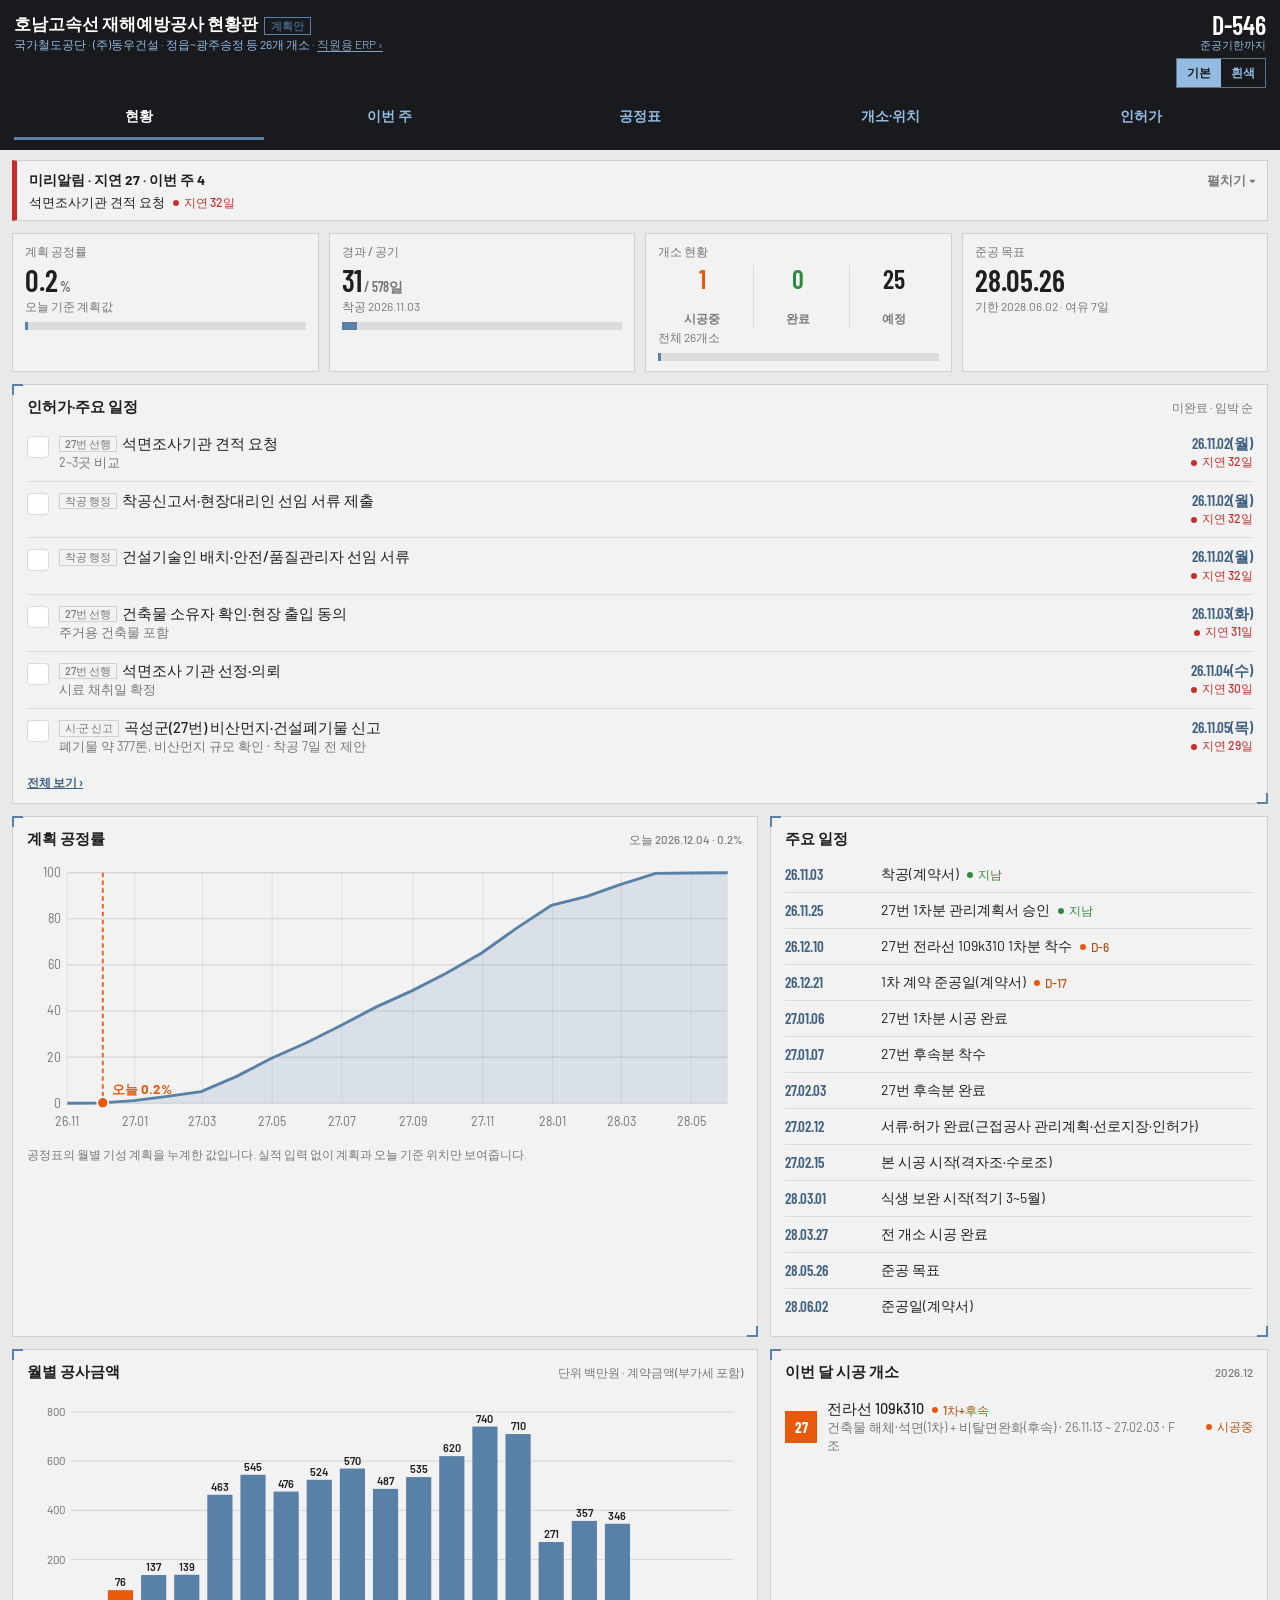
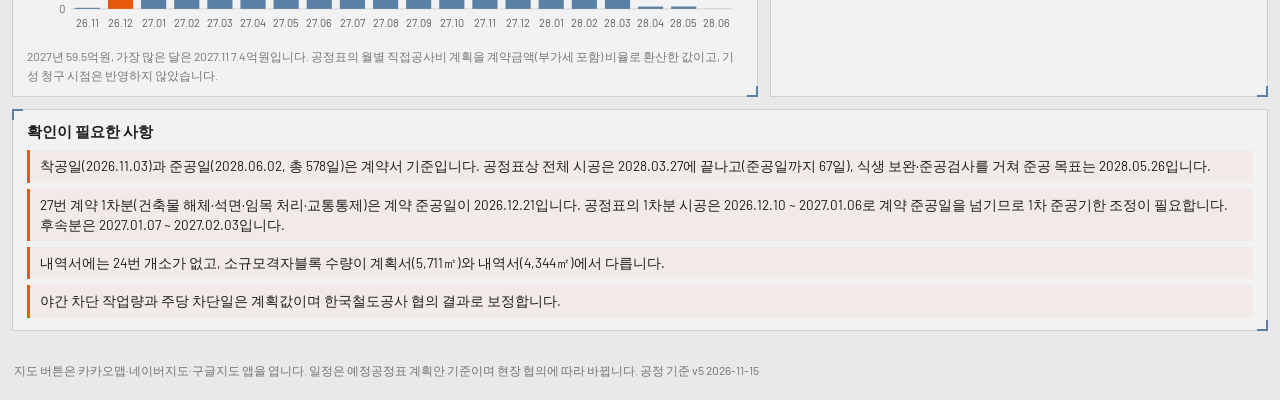
<file: board/index.html>
<!DOCTYPE html>
<html lang="ko"><head><meta charset="utf-8"><meta name="viewport" content="width=device-width,initial-scale=1">
<title>호남고속선 현황판으로 이동</title>
<meta http-equiv="refresh" content="0; url=../">
<link rel="icon" href="../favicon-32.png" sizes="32x32" type="image/png">
<script>location.replace("../"+location.hash)</script>
<style>body{font:15px/1.6 -apple-system,"Malgun Gothic",sans-serif;margin:40px 20px;color:#1d1f20}a{color:#416180}</style>
</head><body>
<p>PC 현황판은 공정 현황판 하나로 합쳐졌습니다. 넓은 화면에서 열면 PC용 배치로 보입니다.</p>
<p><a href="../">호남고속선 재해예방공사 현황판으로 이동 ›</a></p>
</body></html>
</file>
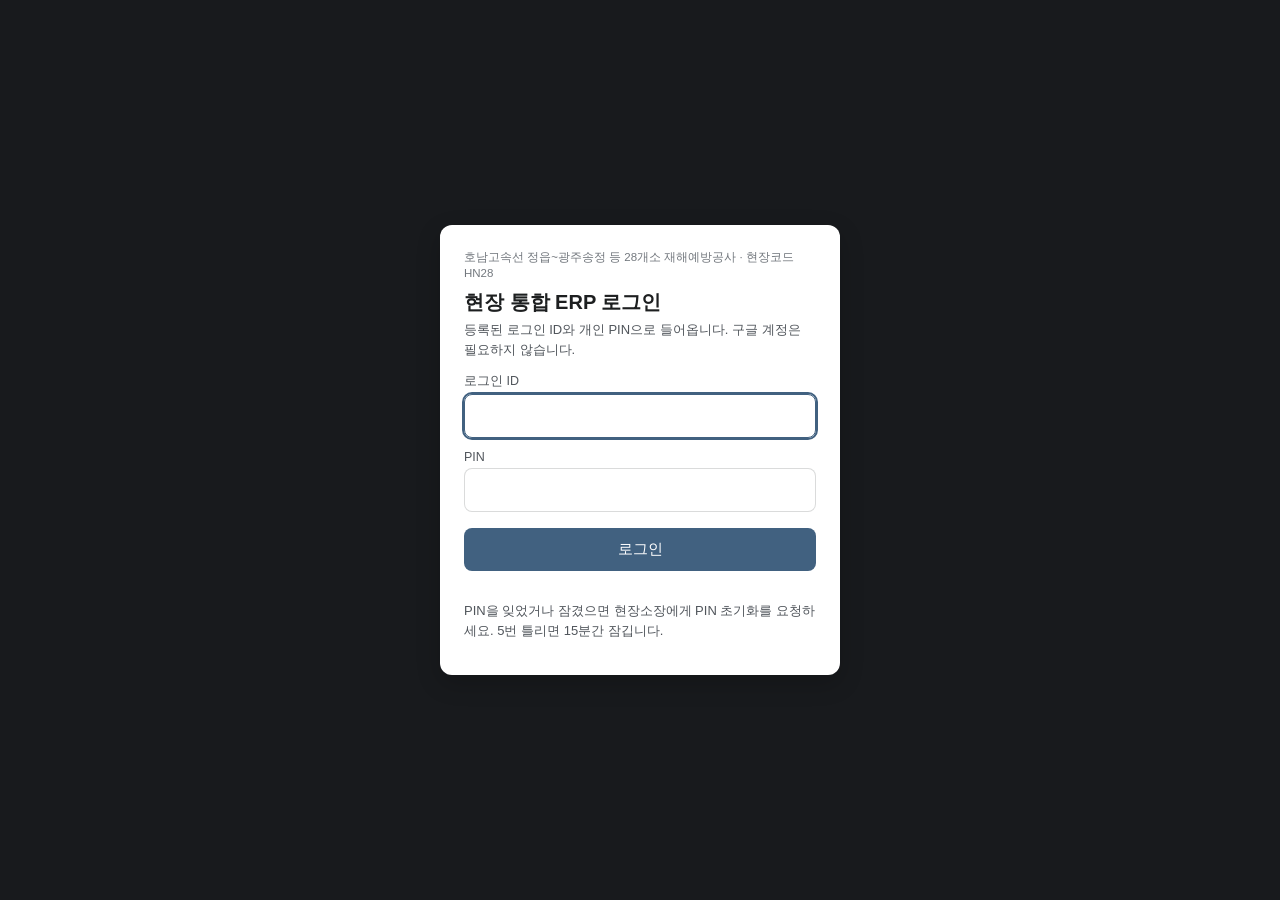
<file: erp2/index.html>
<!DOCTYPE html>
<html lang="ko">
<head>
<meta charset="utf-8">
<meta name="viewport" content="width=device-width, initial-scale=1">
<meta name="color-scheme" content="light">
<meta name="robots" content="noindex, nofollow">
<meta name="referrer" content="no-referrer">
<title>호남고속선 현장 ERP</title>
<link rel="icon" href="favicon.ico">
<link rel="apple-touch-icon" href="apple-touch-icon.png">
<link rel="manifest" href="manifest.webmanifest">
<meta name="theme-color" content="#181a1d">
<meta name="apple-mobile-web-app-capable" content="yes">
<meta name="apple-mobile-web-app-title" content="현장 ERP">
<style>
  * { box-sizing: border-box; }
  body { margin: 0; font-family: -apple-system, "Malgun Gothic", sans-serif; background: #f1f5f9; color: #0f172a; }
  .wrap { max-width: 760px; margin: 0 auto; padding: 14px; }
  .center { min-height: 100vh; display: flex; align-items: center; justify-content: center; padding: 16px; background: linear-gradient(135deg, #0f2942, #1e3a5f); }
  .card { background: #fff; border-radius: 14px; padding: 22px 20px; box-shadow: 0 2px 8px rgba(0,0,0,.12); width: 100%; max-width: 400px; }
  .site { font-size: 11.5px; font-weight: 700; color: #475569; line-height: 1.4; }
  h2 { margin: 8px 0 4px; font-size: 20px; color: #0f2942; }
  .desc { font-size: 13px; color: #475569; line-height: 1.55; margin: 0 0 10px; }
  label { display: block; font-size: 12.5px; font-weight: 700; margin: 12px 0 4px; }
  input[type=text], input[type=password], select { width: 100%; font-size: 16px; padding: 11px 12px; border: 1px solid #cbd5e1; border-radius: 8px; background: #fff; }
  button { font-size: 15px; font-weight: 700; border: 0; border-radius: 8px; padding: 11px 14px; cursor: pointer; background: #e2e8f0; color: #0f172a; }
  button.pri { background: #1d4ed8; color: #fff; width: 100%; margin-top: 16px; padding: 13px; }
  button.sm { font-size: 12.5px; padding: 7px 10px; }
  button.warn { background: #fee2e2; color: #991b1b; }
  button:disabled { opacity: .55; cursor: default; }
  .msg { min-height: 20px; margin-top: 10px; font-size: 13px; color: #b91c1c; white-space: pre-wrap; }
  .msg.info { color: #1d4ed8; }
  .hide { display: none !important; }
  .bar { position: sticky; top: 0; z-index: 30; background: #0f2942; color: #fff; box-shadow: 0 1px 4px rgba(0,0,0,.25); }
  .bar .in { max-width: 760px; margin: 0 auto; padding: 8px 14px; display: flex; gap: 10px; align-items: center; position: relative; }
  .bar .brand { flex: 1; min-width: 0; line-height: 1.25; }
  .bar .brand small { display: block; font-size: 11px; font-weight: 600; color: #94a3b8; white-space: nowrap; overflow: hidden; text-overflow: ellipsis; }
  .bar .brand b { display: block; font-size: 16px; font-weight: 800; letter-spacing: .2px; white-space: nowrap; }
  .bar .brand b { overflow: hidden; text-overflow: ellipsis; }
  .bar .hbtn { flex: none; background: #38bdf8; color: #0f2942; font-size: 14px; font-weight: 800; padding: 7px 12px; border-radius: 20px; white-space: nowrap; }
  .bar .hbtn:hover { background: #7dd3fc; }
  .bar .mbtn { display: flex; align-items: center; gap: 7px; flex: none; max-width: 56%; background: rgba(255,255,255,.12); color: #fff; font-size: 13px; padding: 4px 10px 4px 5px; border-radius: 20px; }
  .bar .mbtn:hover, .bar .mbtn[aria-expanded=true] { background: rgba(255,255,255,.22); }
  .bar .av { flex: none; width: 28px; height: 28px; border-radius: 50%; background: #38bdf8; color: #0f2942; font-weight: 800; font-size: 14px; display: flex; align-items: center; justify-content: center; }
  .bar #who { min-width: 0; overflow: hidden; text-overflow: ellipsis; white-space: nowrap; font-weight: 700; }
  .bar #who .wr { font-size: 11px; font-weight: 600; color: #94a3b8; margin-left: 5px; }
  .bar .car { flex: none; font-size: 10px; opacity: .7; }
  .bar .menu { position: absolute; right: 14px; top: calc(100% - 2px); min-width: 180px; background: #fff; color: #0f172a; border-radius: 12px; box-shadow: 0 8px 24px rgba(0,0,0,.28); padding: 6px; display: flex; flex-direction: column; }
  .bar .menu button { text-align: left; background: transparent; color: #0f172a; font-size: 15px; font-weight: 600; padding: 12px 12px; border-radius: 8px; }
  .bar .menu button:hover, .bar .menu button:focus-visible { background: #f1f5f9; }
  .bar .menu button.out { color: #b91c1c; border-top: 1px solid #e2e8f0; border-radius: 0 0 8px 8px; margin-top: 4px; }
  .panel { background: #fff; border-radius: 12px; padding: 14px; margin: 12px 0; box-shadow: 0 1px 3px rgba(0,0,0,.08); }
  .panel h3 { margin: 0 0 8px; font-size: 15px; }
  .tiles { display: grid; grid-template-columns: repeat(auto-fill, minmax(150px, 1fr)); gap: 8px; }
  .tile { background: #f8fafc; border: 1px dashed #cbd5e1; border-radius: 10px; padding: 12px; font-size: 13.5px; font-weight: 700; color: #64748b; }
  .tile small { display: block; font-weight: 500; margin-top: 2px; font-size: 11.5px; }
  .urow { display: grid; grid-template-columns: 1.2fr 1fr auto; gap: 8px; align-items: center; padding: 10px 0; border-top: 1px solid #e2e8f0; }
  .urow:first-of-type { border-top: 0; }
  .urow .nm { font-weight: 800; font-size: 14.5px; }
  .urow .nm small { display: block; font-weight: 500; color: #64748b; font-size: 11.5px; }
  .tag { display: inline-block; font-size: 11px; font-weight: 800; padding: 2px 7px; border-radius: 9px; margin-right: 4px; background: #dcfce7; color: #166534; }
  .tag.off { background: #f1f5f9; color: #475569; } .tag.lock { background: #fee2e2; color: #991b1b; } .tag.tmp { background: #fef3c7; color: #92400e; }
  .acts { display: flex; gap: 6px; flex-wrap: wrap; justify-content: flex-end; }
  .temp { background: #fffbeb; border: 2px solid #f59e0b; border-radius: 10px; padding: 12px; margin: 10px 0; }
  .temp .pin { font: 800 28px/1.3 monospace; letter-spacing: 4px; color: #92400e; }
  .grid2 { display: grid; grid-template-columns: 1fr 1fr; gap: 8px; }
  .tile.on { background: #eff6ff; border: 1px solid #93c5fd; color: #1e3a8a; cursor: pointer; text-align: left; font-family: inherit; }
  .tile.on small { color: #1d4ed8; }
  .og-top { display: flex; justify-content: center; }
  .og-line { width: 2px; height: 14px; background: #cbd5e1; margin: 0 auto; }
  .og-grid { display: grid; grid-template-columns: repeat(auto-fit, minmax(150px, 1fr)); gap: 9px; border-top: 2px solid #cbd5e1; padding-top: 12px; }
  .og { border: 1px solid #e2e8f0; border-radius: 12px; padding: 10px 11px; background: #fff; min-width: 0; }
  .og.mgr { border-color: #1d4ed8; background: #eff6ff; min-width: 190px; text-align: center; }
  .og .on { font-weight: 800; font-size: 15px; overflow-wrap: anywhere; }
  .og .ot { font-size: 12.5px; color: #334155; margin-top: 2px; overflow-wrap: anywhere; }
  .og .od { display: flex; flex-wrap: wrap; gap: 4px; margin-top: 6px; } .og.mgr .od { justify-content: center; }
  .og .dc { font-size: 11.5px; font-weight: 700; padding: 2px 8px; border-radius: 10px; background: #e2e8f0; color: #334155; }
  .og .dc.main { background: #1d4ed8; color: #fff; }
  .og .or { font-size: 11px; color: #94a3b8; margin-top: 6px; }
  .og input[type=text] { width: 100%; box-sizing: border-box; margin: 2px 0 4px; }
  .og label { font-size: 11.5px; font-weight: 700; color: #475569; margin-top: 6px; display: block; }
  .og .qk { display: flex; flex-wrap: wrap; gap: 4px; margin: 2px 0 2px; }
  .og .qk button { font-size: 11.5px; padding: 3px 9px; border-radius: 12px; }
  .og .qk button.sel { background: #1d4ed8; color: #fff; }
  .og .oh { font-size: 11.5px; color: #64748b; min-height: 15px; }
  .tk { border: 1px solid #e2e8f0; border-radius: 12px; padding: 11px 12px; margin-bottom: 9px; background: #fff; }
  .tk.late { border-color: #fca5a5; background: #fef2f2; } .tk.soon { border-color: #fcd34d; background: #fffbeb; } .tk.done { background: #f8fafc; }
  .tk .t1 { display: flex; gap: 8px; align-items: flex-start; justify-content: space-between; }
  .tk .tt { font-weight: 800; font-size: 14.5px; word-break: keep-all; overflow-wrap: anywhere; }
  .tk .dd { flex: none; font-size: 11.5px; font-weight: 800; padding: 3px 8px; border-radius: 10px; background: #e2e8f0; color: #334155; white-space: nowrap; }
  .tk.late .dd { background: #dc2626; color: #fff; } .tk.soon .dd { background: #f59e0b; color: #fff; } .tk.done .dd { background: #dcfce7; color: #166534; }
  .tk .mt { font-size: 12px; color: #64748b; margin-top: 3px; } .tk .bd { font-size: 13px; margin-top: 6px; white-space: pre-wrap; word-break: break-all; }
  .bd-sec { margin: 4px 0 12px; } .bd-h { font-size: 12.5px; font-weight: 700; color: #64748b; margin: 0 0 6px; }
  .bdw { display: flex; gap: 10px; align-items: flex-start; padding: 8px 0; border-top: 1px solid #eef2f6; font-size: 14px; }
  .bdw:first-child { border-top: 0; } .bdw .dt { flex: 0 0 74px; font-weight: 700; font-variant-numeric: tabular-nums; color: #334155; }
  .bdw .tx { flex: 1; min-width: 0; word-break: keep-all; overflow-wrap: anywhere; } .bdw .tx small { display: block; color: #64748b; font-size: 12px; margin-top: 2px; }
  .bdw.today .dt { color: #c2410c; } .bdw button { flex: none; font-size: 12px; padding: 3px 8px; }
  .bdpub { display: inline-block; font-size: 11px; font-weight: 700; border: 1px solid #94a3b8; color: #475569; border-radius: 4px; padding: 0 5px; margin-left: 6px; vertical-align: 1px; }
  .tk .shr { display: inline-block; font-size: 10.5px; font-weight: 700; border: 1px solid #94a3b8; color: #475569; border-radius: 6px; padding: 0 5px; margin-right: 5px; vertical-align: 1px; }
  .tk .urg { display: inline-block; background: #dc2626; color: #fff; font-size: 10.5px; font-weight: 800; border-radius: 6px; padding: 1px 6px; margin-right: 5px; vertical-align: 1px; }
  .tk .tkb { display: flex; gap: 6px; flex-wrap: wrap; margin-top: 8px; } .tk .tkb button { flex: none; min-width: 0; padding: 6px 12px; font-size: 12.5px; }
  .jlock { display: inline-block; font-size: 10.5px; font-weight: 800; padding: 1px 7px; border-radius: 9px; background: #ede9fe; color: #5b21b6; vertical-align: 2px; }
  .jsites button { font-size: 12px; padding: 5px 9px; }
  .tk .jf { display: flex; gap: 4px; flex-wrap: wrap; margin-top: 5px; }
  .tk .tkact { margin-top: 8px; display: flex; gap: 6px; flex-wrap: wrap; } .tk .tkact input { flex: 1 1 100%; width: auto; min-width: 0; margin: 0; } .tk .tkact button { flex: none; min-width: 0; padding: 8px 14px; font-size: 13px; }
  label.chk { display: flex; gap: 8px; align-items: center; font-weight: 700; margin-top: 10px; } label.chk input { width: auto; margin: 0; }
  .tile, .tile small { word-break: keep-all; overflow-wrap: break-word; }
  .dbdate { font-size: 12.5px; font-weight: 600; color: #64748b; margin-left: 6px; }
  .dbok { background: #f0fdf4; border: 1px solid #bbf7d0; color: #166534; border-radius: 10px; padding: 12px; font-size: 14px; font-weight: 700; }
  .dbt { display: flex; align-items: center; justify-content: space-between; gap: 10px; width: 100%; text-align: left; margin: 6px 0; padding: 11px 12px; border-radius: 10px; font-size: 14.5px; font-weight: 700; background: #f8fafc; color: #334155; border: 1px solid #e2e8f0; font-family: inherit; }
  .dbt .l { min-width: 0; word-break: keep-all; }
  .dbt .n { flex: none; font-size: 12.5px; font-weight: 800; padding: 2px 9px; border-radius: 11px; background: #e2e8f0; color: #334155; }
  .dbt.act { background: #fef2f2; border-color: #fecaca; color: #7f1d1d; } .dbt.act .n { background: #dc2626; color: #fff; }
  .dbt.late { background: #fef2f2; border-color: #fecaca; color: #7f1d1d; } .dbt.late .n { background: #b91c1c; color: #fff; }
  .dbt.warn { background: #fffbeb; border-color: #fde68a; color: #78350f; } .dbt.warn .n { background: #f59e0b; color: #fff; }
  .dbt.fix { background: #fff7ed; border-color: #fed7aa; color: #7c2d12; } .dbt.fix .n { background: #ea580c; color: #fff; }
  .dbpill { font-size: 11.5px; font-weight: 800; padding: 2px 9px; border-radius: 10px; margin-left: 4px; vertical-align: 1px; }
  .dbpill.open { background: #dbeafe; color: #1e40af; } .dbpill.closed { background: #e2e8f0; color: #334155; }
  .dbkv { display: grid; grid-template-columns: 62px 1fr; gap: 8px; padding: 6px 0; border-top: 1px solid #f1f5f9; font-size: 13.5px; }
  .dbkv:first-child { border-top: 0; } .dbkv b { color: #475569; } .dbkv span { word-break: keep-all; overflow-wrap: break-word; } .dbkv .dbwarn { color: #b45309; font-weight: 700; }
  .dbhead { display: flex; justify-content: space-between; align-items: baseline; gap: 8px; flex-wrap: wrap; margin-bottom: 6px; }
  .dbhead .big { font-size: 20px; font-weight: 800; color: #0f172a; } .dbhead .sub { font-size: 12.5px; color: #64748b; }
  .pbar { position: relative; height: 10px; background: #e2e8f0; border-radius: 5px; overflow: visible; margin: 6px 0 4px; }
  .pbar i { position: absolute; left: 0; top: 0; bottom: 0; border-radius: 5px; background: #2563eb; }
  .pbar i.pend { background: #93c5fd; }
  .pbar.done i.fill { background: #16a34a; } .pbar.late i.fill { background: #dc2626; } .pbar.soon i.fill { background: #94a3b8; } .pbar.all i.fill { background: #0f766e; }
  .pbar u { position: absolute; top: -3px; bottom: -3px; width: 2px; background: #0f172a; opacity: .55; text-decoration: none; }
  .dbchips { display: flex; gap: 6px; flex-wrap: wrap; margin: 8px 0 4px; }
  .tg { display: inline-block; font-size: 11.5px; font-weight: 800; padding: 2px 8px; border-radius: 9px; background: #f1f5f9; color: #475569; }
  .tg.done { background: #dcfce7; color: #166534; } .tg.go { background: #dbeafe; color: #1e40af; } .tg.late { background: #fee2e2; color: #991b1b; } .tg.soon { background: #f1f5f9; color: #475569; }
  .dbs { padding: 9px 0; border-top: 1px solid #f1f5f9; }
  .dbs .nm { display: block; } .dbs .nm b { font-size: 14px; } .dbs .nm small { display: block; color: #64748b; font-size: 11.5px; word-break: keep-all; overflow-wrap: break-word; }
  .dbs .sd { display: flex; align-items: center; gap: 8px; margin-top: 4px; font-size: 13px; font-weight: 700; }
  .dbs .pl, .dbg .pl { font-size: 11.5px; color: #64748b; }
  .dbnone { color: #64748b; font-size: 13px; padding: 8px 0; }
  .dbtoggle { margin-top: 8px; }
  .dbg { padding: 8px 0; border-top: 1px solid #f1f5f9; } .dbg .tp { display: flex; justify-content: space-between; font-size: 14px; } .dbg .tp span { font-weight: 800; }
  .dbnote { font-size: 11.5px; color: #64748b; margin: 2px 0 8px; line-height: 1.5; word-break: keep-all; }
  .badge { display: inline-block; background: #dc2626; color: #fff; border-radius: 10px; padding: 1px 7px; font-size: 11.5px; margin-left: 4px; }
  .xbar { display: flex; gap: 6px; align-items: center; flex-wrap: wrap; margin: 6px 0; }
  .xbar input[type=month] { width: auto; font-size: 15px; padding: 7px 8px; border: 1px solid #cbd5e1; border-radius: 8px; }
  .chips { display: flex; gap: 6px; flex-wrap: wrap; margin: 8px 0; }
  .chips button { font-size: 12.5px; padding: 6px 11px; border-radius: 16px; }
  .chips button.sel { background: #1d4ed8; color: #fff; }
  .xsum { font-size: 13px; color: #334155; background: #f8fafc; border-radius: 8px; padding: 8px 10px; margin: 6px 0; line-height: 1.6; }
  .xi { border: 1px solid #e2e8f0; border-radius: 10px; padding: 10px 12px; margin: 8px 0; cursor: pointer; background: #fff; }
  .xi:hover { border-color: #93c5fd; }
  /* v2.32 경비 빠른 입력: 거래처 자동완성 · 내 초안 고르기 · 뒤에서 올리기 표시 */
  .sug { border: 1px solid #cbd5e1; border-radius: 10px; margin-top: 4px; overflow: hidden; background: #fff; }
  .sug button { display: block; width: 100%; text-align: left; border: 0; border-bottom: 1px solid #eef2f7; border-radius: 0; background: #fff; padding: 9px 12px; font-size: 13.5px; font-weight: 700; }
  .sug button:last-child { border-bottom: 0; }
  .sug button small { display: block; color: #64748b; font-size: 11.5px; font-weight: 500; margin-top: 2px; white-space: nowrap; overflow: hidden; text-overflow: ellipsis; }
  .xi.pick { display: flex; gap: 10px; align-items: flex-start; }
  .xi.pick > input { width: 20px; height: 20px; margin: 2px 0 0; flex: none; }
  .xi.pick > div { flex: 1; min-width: 0; }
  .st-auto { background: #e0f2fe; color: #075985; } .st-chk { background: #ffedd5; color: #9a3412; }
  .upchip { position: fixed; left: 50%; transform: translateX(-50%); bottom: 76px; z-index: 60; background: #0f172a; color: #fff; font-size: 13px; line-height: 1.5; padding: 8px 14px; border-radius: 16px; box-shadow: 0 4px 14px rgba(15,23,42,.25); width: max-content; max-width: 92vw; }
  .upchip button { margin-left: 8px; font-size: 12px; padding: 3px 9px; border-radius: 10px; }
  .xi .r1 { display: flex; justify-content: space-between; gap: 8px; font-weight: 800; font-size: 14.5px; }
  .xi .r2 { font-size: 12px; color: #64748b; margin-top: 3px; line-height: 1.5; }
  .st { display: inline-block; font-size: 11px; font-weight: 800; padding: 2px 8px; border-radius: 9px; white-space: nowrap; }
  .st-작성중 { background: #f1f5f9; color: #475569; } .st-검토대기 { background: #fef3c7; color: #92400e; } .st-승인대기 { background: #dbeafe; color: #1e40af; }
  .st-확인대기 { background: #fef3c7; color: #92400e; } .st-확인완료 { background: #dcfce7; color: #166534; }
  .grid3 { display: grid; grid-template-columns: 1fr 1fr 1fr; gap: 8px; }
  .ohint { font-size: 12.5px; font-weight: 700; color: #1d4ed8; margin: 6px 0; white-space: pre-line; line-height: 1.5; }
  .ohint.need { color: #b91c1c; }
  .siteinfo { font-size: 12px; color: #475569; margin: 2px 0 6px; }
  .st-승인 { background: #dcfce7; color: #166534; } .st-반려 { background: #fee2e2; color: #991b1b; } .st-late { background: #ede9fe; color: #5b21b6; margin-right: 4px; }
  .cards { display: grid; grid-template-columns: repeat(auto-fit, minmax(150px, 1fr)); gap: 8px; margin: 8px 0; }
  .cards > div { background: #f8fafc; border-radius: 10px; padding: 10px 12px; }
  .cards .l { font-size: 11.5px; color: #64748b; font-weight: 700; }
  .cards .v { font-size: 17px; font-weight: 800; margin-top: 2px; }
  .cards .s { font-size: 11.5px; color: #64748b; margin-top: 2px; }
  .ck { border-left: 4px solid #cbd5e1; background: #f8fafc; border-radius: 6px; padding: 8px 10px; margin: 6px 0; }
  .ck .t { font-size: 13.5px; font-weight: 800; } .ck .d { font-size: 12.5px; color: #475569; margin-top: 2px; line-height: 1.5; }
  .ck.k-ok { border-color: #16a34a; } .ck.k-warn { border-color: #f59e0b; background: #fffbeb; } .ck.k-bad { border-color: #dc2626; background: #fef2f2; } .ck.k-info { border-color: #3b82f6; }
  .lockline { background: #f1f5f9; color: #334155; border-radius: 8px; padding: 8px 10px; font-size: 13px; margin: 8px 0; }
  .kv { display: grid; grid-template-columns: 92px 1fr; gap: 4px 10px; font-size: 13.5px; margin: 8px 0; }
  .kv b { color: #475569; font-weight: 700; }
  .kv span { word-break: break-all; }
  .rej { background: #fef2f2; border: 1px solid #fecaca; color: #991b1b; border-radius: 8px; padding: 8px 10px; font-size: 13px; margin: 8px 0; }
  .thumbs { display: flex; gap: 8px; flex-wrap: wrap; margin: 6px 0; }
  .thumbs .th { position: relative; width: 84px; height: 84px; border-radius: 8px; overflow: hidden; border: 1px solid #cbd5e1; background: #f1f5f9; font-size: 11px; display: flex; align-items: center; justify-content: center; text-align: center; }
  .thumbs .th img { width: 100%; height: 100%; object-fit: cover; }
  .thumbs .th button { position: absolute; top: 2px; right: 2px; padding: 1px 6px; font-size: 12px; background: rgba(15,23,42,.75); color: #fff; border-radius: 10px; }
  .rimg { max-width: 100%; border-radius: 8px; border: 1px solid #cbd5e1; margin: 6px 0; display: block; }
  .row-btns { display: flex; gap: 8px; flex-wrap: wrap; margin-top: 12px; }
  .row-btns button { flex: 1; min-width: 110px; }
  button.ok { background: #16a34a; color: #fff; }
  textarea { width: 100%; font-size: 15px; padding: 10px; border: 1px solid #cbd5e1; border-radius: 8px; font-family: inherit; }
  input[type=date], input[type=number] { width: 100%; font-size: 16px; padding: 11px 12px; border: 1px solid #cbd5e1; border-radius: 8px; background: #fff; }
  input[readonly] { background: #f1f5f9; color: #475569; }
  .st-접수 { background: #e0f2fe; color: #075985; } .st-확정 { background: #dcfce7; color: #166534; } .st-결번 { background: #e2e8f0; color: #475569; text-decoration: line-through; } .st-hq { background: #ede9fe; color: #5b21b6; margin-right: 4px; }
  .xi .r2 .st { margin-right: 4px; }
  .kv a { color: #1d4ed8; font-weight: 700; }
  /* 갑지(A4 기안문) 미리보기 — 794px 종이를 화면 너비에 맞춰 줄여 보여 준다 */
  .gj-wrap { width: 100%; overflow: hidden; background: #e2e8f0; border-radius: 8px; margin-top: 8px; }
  .gj-sheet { width: 794px; min-height: 1040px; background: #fff; padding: 40px 46px; transform-origin: top left; color: #0f172a; font-size: 12.5px; line-height: 1.45; }
  .gj-site { text-align: center; font-size: 13px; font-weight: 700; color: #1e3a8a; margin-bottom: 4px; }
  .gj-head { text-align: center; font-size: 25px; font-weight: 900; letter-spacing: 5px; margin: 0 0 20px; text-decoration: underline; text-underline-offset: 7px; color: #0f172a; }
  .gj-top { display: flex; justify-content: space-between; align-items: flex-start; gap: 12px; margin-bottom: 16px; }
  .gj-sheet table { border-collapse: collapse; }
  .gj-sheet th, .gj-sheet td { border: 1px solid #1e293b; padding: 6px 8px; font-size: 12.5px; }
  .gj-sheet th { background: #f1f5f9; font-weight: 700; text-align: center; }
  .gj-meta { width: 290px; } .gj-meta th { width: 82px; }
  .gj-stamp th { font-size: 11.5px; padding: 4px; } .gj-stamp th small { display: block; font-size: 10px; font-weight: 500; }
  .gj-stamp td { width: 70px; height: 68px; text-align: center; vertical-align: middle; padding: 3px; }
  .gj-stamp td.gj-date { height: 23px; font-size: 10.5px; color: #334155; }
  .gj-body { width: 100%; margin-top: 8px; } .gj-body th { width: 105px; }
  .gj-body th small { display: block; font-size: 10.5px; font-weight: 400; color: #64748b; }
  .gj-ph { color: #94a3b8; font-family: monospace; font-size: 11px; font-weight: 400; }
  .gj-seal { width: 52px; height: 52px; border: 2.5px solid #c81e1e; border-radius: 50%; color: #c81e1e; font-weight: 900; font-size: 11px; line-height: 1.15; display: inline-flex; flex-direction: column; align-items: center; justify-content: center; transform: rotate(-4deg); background: rgba(200,30,30,.04); box-shadow: inset 0 0 0 1px rgba(200,30,30,.25); }
  .gj-seal small { font-size: 8.5px; font-weight: 700; }
  .gj-box { font-size: 9.5px; font-weight: 800; line-height: 1.3; border: 2px solid; border-radius: 4px; padding: 3px 2px; display: inline-block; min-width: 54px; }
  .gj-foot { margin-top: 22px; text-align: center; font-size: 15px; font-weight: 800; letter-spacing: 1.5px; }
  .gj-files { width: 100%; margin-top: 6px; } .gj-files th, .gj-files td { font-size: 10.5px; padding: 3px 5px; } .gj-files td.hx { font-family: monospace; font-size: 8.5px; word-break: break-all; }
  .gj-sealline { margin-top: 14px; text-align: center; font-family: monospace; font-size: 9px; color: #475569; word-break: break-all; }
  .mailbox { background: #f8fafc; border: 1px solid #cbd5e1; border-radius: 10px; padding: 12px; }
  .mailbox label { margin-top: 10px; } .mailbox input[type=text] { font-size: 15px; } .mailbox .hint { font-size: 12px; color: #64748b; margin-top: 4px; }
  .mailbox .mailsub { font-weight: 700; font-size: 14px; background: #fff; border: 1px solid #e2e8f0; border-radius: 8px; padding: 8px 10px; word-break: break-all; }
  .mailbox .mailbody { margin: 0; white-space: pre-wrap; word-break: break-all; font: 12.5px/1.55 -apple-system, "Malgun Gothic", sans-serif; background: #fff; border: 1px solid #e2e8f0; border-radius: 8px; padding: 10px; max-height: 260px; overflow: auto; }
  .mailbox .chk { display: flex; gap: 6px; align-items: center; font-weight: 700; margin-top: 8px; } .mailbox .chk input { width: auto; }
  .fl { margin: 6px 0 2px; } .fl .fr { display: flex; gap: 8px; align-items: center; padding: 6px 8px; border: 1px solid #e2e8f0; border-radius: 8px; margin-bottom: 6px; font-size: 13px; }
  .fl .fr .nm { flex: 1; min-width: 0; word-break: break-all; font-weight: 700; } .fl .fr .sub { display: block; font-weight: 400; font-size: 11px; color: #64748b; font-family: monospace; }
  .fl .fr.gone .nm { text-decoration: line-through; color: #94a3b8; } .fl .fr button { flex: none; min-width: 0; padding: 4px 10px; font-size: 12px; }
  .fl .fr .th { flex: none; width: 44px; height: 44px; border-radius: 6px; background: #f1f5f9; color: #475569; font-size: 10px; font-weight: 700; display: flex; align-items: center; justify-content: center; overflow: hidden; }
  .fl .fr a.btnlink { flex: none; padding: 4px 10px; font-size: 12px; border: 1px solid #cbd5e1; border-radius: 6px; text-decoration: none; color: #1e3a8a; }
  .fl .fr .th img { width: 100%; height: 100%; object-fit: cover; display: block; }
  .pv-modal { position: fixed; inset: 0; background: rgba(15,23,42,.72); z-index: 9000; display: flex; flex-direction: column; padding: 12px; }
  .pv-head { display: flex; gap: 8px; align-items: center; background: #fff; border-radius: 10px 10px 0 0; padding: 8px 12px; }
  .pv-title { flex: 1; min-width: 0; font-weight: 700; font-size: 14px; overflow: hidden; text-overflow: ellipsis; white-space: nowrap; }
  .pv-body { flex: 1; min-height: 0; background: #1e293b; border-radius: 0 0 10px 10px; display: flex; align-items: center; justify-content: center; overflow: auto; }
  .pv-body iframe { width: 100%; height: 100%; border: 0; background: #fff; }
  .pv-body img { max-width: 100%; max-height: 100%; object-fit: contain; }
  .gj-tg { display: flex; justify-content: space-between; align-items: center; gap: 8px; }

  /* ── v2.20 이동 메뉴: 휴대폰은 하단 탭, PC(1024px 이상)는 왼쪽 메뉴 ── */
  .nav { position: fixed; left: 0; right: 0; bottom: 0; z-index: 40; background: #fff; border-top: 1px solid #e2e8f0; display: grid; grid-template-columns: repeat(5, minmax(0, 1fr)); align-items: center; padding: 4px 4px calc(4px + env(safe-area-inset-bottom)); }
  .nav .nv { position: relative; background: transparent; color: #475569; font-size: 11.5px; font-weight: 700; padding: 6px 2px; min-height: 52px; display: flex; flex-direction: column; align-items: center; justify-content: center; gap: 3px; border-radius: 10px; }
  .nav .nv svg { width: 22px; height: 22px; flex: none; }
  .nav .nv[aria-current=page] { color: #1d4ed8; font-weight: 800; }
  .nav .nv:focus-visible { outline: 2px solid #1d4ed8; }
  .nav .nv.desk, .nav .sep { display: none; }
  .nav .nv.plus { justify-self: center; width: 54px; height: 54px; min-height: 0; border-radius: 27px; background: #1d4ed8; color: #fff; margin-top: -20px; box-shadow: 0 4px 12px rgba(29,78,216,.35); }
  .nav .nb { position: absolute; top: 2px; left: 54%; background: #dc2626; color: #fff; font-size: 10.5px; font-weight: 800; border-radius: 9px; padding: 1px 6px; line-height: 1.3; }
  #vApp .wrap { padding-bottom: 96px; }
  #xBack, #cBack, #oBack, #tBack, #dBack, #stBack, #orgBack, #btnAdminBack, #btnHome { display: none !important; }
  #xNew, #oNew, #tNew, #dList .row-btns { position: sticky; bottom: 84px; z-index: 5; box-shadow: 0 -6px 12px rgba(241,245,249,.9); }
  .sheet { position: fixed; inset: 0; z-index: 60; background: rgba(15,23,42,.45); display: flex; align-items: flex-end; justify-content: center; }
  .sheet .sh-in { background: #fff; width: 100%; max-width: 520px; border-radius: 16px 16px 0 0; padding: 16px 16px calc(16px + env(safe-area-inset-bottom)); }
  .sheet h3 { margin: 0 0 8px; font-size: 16px; }
  .sheet .sh-b { display: flex; flex-direction: column; gap: 6px; }
  .sheet .sh-b button { text-align: left; background: #f8fafc; padding: 14px 12px; font-size: 15px; }
  .sheet .sh-b button small { display: block; font-size: 12px; font-weight: 500; color: #475569; margin-top: 2px; }
  .sheet .sh-x { width: 100%; margin-top: 10px; }
  .apv-g { margin-top: 14px; } .apv-g:first-child { margin-top: 4px; }
  .apv-g h4 { margin: 0 0 4px; font-size: 13px; color: #475569; }
  .apv-i { border: 1px solid #e2e8f0; border-radius: 10px; padding: 10px 12px; margin-top: 8px; background: #fff; }
  .apv-i .t { font-weight: 800; font-size: 15px; display: flex; gap: 8px; align-items: baseline; }
  .apv-i .t .amt { margin-left: auto; white-space: nowrap; }
  .apv-i .s { font-size: 12.5px; color: #475569; margin-top: 2px; line-height: 1.5; }
  .apv-i .k { font-size: 11px; font-weight: 800; padding: 2px 7px; border-radius: 8px; flex: none; }
  .apv-i .k.exp { background: #dbeafe; color: #1e40af; } .apv-i .k.doc { background: #fef3c7; color: #92400e; } .apv-i .k.ops { background: #dcfce7; color: #166534; }
  .apv-i .b { display: flex; gap: 6px; margin-top: 8px; flex-wrap: wrap; }
  .apv-i .b button { min-height: 44px; padding: 0 14px; font-size: 14px; }
  .apv-i .b .go2 { background: #1d4ed8; color: #fff; }
  .apv-i .b .go2.arm { background: #b45309; }
  .apv-i .msg:empty { display: none; }
  .au-i { padding: 9px 0; border-top: 1px solid #f1f5f9; font-size: 13.5px; line-height: 1.55; }
  .au-i:first-child { border-top: 0; }
  .au-i .h { display: flex; gap: 8px; align-items: baseline; }
  .au-i .h b { flex: 1; min-width: 0; overflow-wrap: anywhere; }
  .au-i .h span { color: #475569; font-size: 12px; white-space: nowrap; }
  .au-i .w { color: #334155; }
  .au-i .todo { margin-top: 4px; background: #fffbeb; border: 1px solid #fcd34d; border-radius: 8px; padding: 6px 8px; color: #78350f; }
  .au-i .todo.done { background: #f8fafc; border-color: #e2e8f0; color: #475569; }
  .au-i .todo button { margin-top: 6px; min-height: 40px; font-size: 13px; }
  .site-pick { display: flex; align-items: center; gap: 10px; flex-wrap: wrap; }
  .site-pick label { font-weight: 800; font-size: 14px; }
  .site-pick select { flex: 1 1 220px; min-width: 0; min-height: 44px; font-size: 15px; font-weight: 700; }
  .slock { font-size: 11px; font-weight: 600; color: #64748b; border: 1px solid #cbd5e1; border-radius: 10px; padding: 1px 7px; vertical-align: middle; }
  .stabs button { font-size: 14px; padding: 8px 16px; }
  .stw { overflow-x: auto; -webkit-overflow-scrolling: touch; border: 1px solid #e2e8f0; border-radius: 8px; }
  .stbl { border-collapse: collapse; width: 100%; min-width: 640px; font-size: 13px; }
  .stbl th { position: sticky; top: 0; background: #f1f5f9; color: #334155; font-weight: 600; text-align: left; padding: 7px 8px; border-bottom: 1px solid #cbd5e1; white-space: nowrap; }
  .stbl td { padding: 6px 8px; border-bottom: 1px solid #eef2f7; vertical-align: top; }
  .stbl .n { text-align: right; white-space: nowrap; font-variant-numeric: tabular-nums; }
  .stbl td.b { font-weight: 600; color: #0f172a; }
  .stbl td.u { white-space: nowrap; color: #475569; }
  .stbl td.sp { color: #475569; font-size: 12px; }
  .stbl tr.sg td { background: #f8fafc; font-weight: 700; color: #1e3a8a; }
  .stbl tr.sg2 td { background: #fcfdfe; font-weight: 600; color: #334155; }
  .sdl button { font-size: 12.5px; }
  .sbar { display: flex; flex-wrap: wrap; align-items: center; justify-content: space-between; gap: 6px; margin: 6px 0; font-size: 13px; }
  .sbar .sz { display: flex; align-items: center; gap: 4px; }
  .sbar .sz span { min-width: 44px; text-align: center; font-variant-numeric: tabular-nums; color: #475569; }
  .sview { height: 68vh; min-height: 320px; overflow: auto; border: 1px solid #cbd5e1; border-radius: 8px; background: #fff; -webkit-overflow-scrolling: touch; cursor: zoom-in; }
  .sview.grab { cursor: grabbing; }
  .sview img { display: block; max-width: none; height: auto; user-select: none; -webkit-user-drag: none; }
  .sview .desc, .sview .msg { padding: 14px; }
  @media (max-width: 640px) {
    #sGrp { gap: 6px; } #sGrp button { padding: 6px 10px; font-size: 12.5px; }
    .stw { border: 0; overflow: visible; }
    .stbl { min-width: 0; font-size: 13px; }
    .stbl thead { display: none; }
    .stbl tr { display: grid; grid-template-columns: auto auto 1fr auto; column-gap: 6px; padding: 7px 2px; border-bottom: 1px solid #eef2f7; }
    .stbl td { border: 0; padding: 1px 0; }
    .stbl td.nm { grid-column: 1 / 4; grid-row: 1; font-weight: 600; }
    .stbl td.b { grid-column: 4; grid-row: 1; }
    .stbl td.sp { grid-column: 1 / 5; grid-row: 2; }
    .stbl td.q { grid-column: 1; grid-row: 3; text-align: left; color: #475569; }
    .stbl td.u { grid-column: 2; grid-row: 3; }
    .stbl td.p { grid-column: 3; grid-row: 3; text-align: left; color: #64748b; }
    .stbl td.p:not(:empty)::before { content: "× "; } .stbl td.p:not(:empty)::after { content: "원"; }
    .stbl td.b:not(:empty)::after { content: "원"; font-weight: 500; }
    .stbl tr.sg, .stbl tr.sg2 { background: #f8fafc; }
    .stbl tr.sg td:first-child, .stbl tr.sg2 td:first-child { grid-column: 1 / 4; grid-row: 1; }
    .stbl tr.sg td:last-child, .stbl tr.sg2 td:last-child { grid-column: 4; grid-row: 1; text-align: right; }
    .sview { height: 60vh; }
  }
  .site-now { font-size: 13px; color: #475569; margin-top: 6px; line-height: 1.5; }
  .site-now b { color: #0f172a; }
  .apv-note { font-size: 12.5px; color: #475569; line-height: 1.6; margin: 12px 0 0; }
  @media (min-width: 1024px) {
    .bar .in { max-width: none; padding: 8px 20px; }
    .shell { display: flex; align-items: flex-start; }
    .nav { position: sticky; top: 52px; left: auto; right: auto; bottom: auto; flex: none; width: 210px; height: calc(100vh - 52px); overflow-y: auto; display: flex; flex-direction: column; align-items: stretch; gap: 2px; padding: 14px 10px; border-top: 0; border-right: 1px solid #e2e8f0; }
    .nav .nv { flex-direction: row; justify-content: flex-start; gap: 10px; font-size: 14.5px; min-height: 44px; padding: 0 12px; }
    .nav .nv svg { width: 20px; height: 20px; }
    .nav .nv[aria-current=page] { background: #eff6ff; }
    .nav .nv.mob { display: none; }
    .nav .nv.desk { display: flex; }
    .nav .sep { display: block; height: 1px; background: #e2e8f0; margin: 8px 6px; }
    .nav .nb { position: static; margin-left: auto; font-size: 11.5px; }
    #vApp .wrap { flex: 1; min-width: 0; max-width: 1180px; padding: 16px 24px 24px; }
    #xNew, #oNew, #tNew, #dList .row-btns { bottom: 12px; }
    #vHome:not(.hide) { display: grid; grid-template-columns: repeat(2, minmax(0, 1fr)); gap: 14px; align-items: start; }
    #vHome .panel { margin: 0; }
    #homeTiles { display: none; }
    #homeSite { grid-column: 1 / -1; }
  }
  @media (max-width: 520px) { .urow { grid-template-columns: 1fr; } .acts { justify-content: flex-start; } .grid2 { grid-template-columns: 1fr; } }
</style>
<link rel="preconnect" href="https://fonts.googleapis.com">
<link href="https://fonts.googleapis.com/css2?family=Barlow:wght@400;500;600&display=swap" rel="stylesheet">
<link rel="stylesheet" href="theme.css">
</head>
<body>

<!-- 연결 중 / 로그인 / PIN 변경 -->
<div id="vCenter" class="center">
  <div class="card">
    <div class="site">호남고속선 정읍~광주송정 등 28개소 재해예방공사 · 현장코드 HN28</div>

    <div id="pLoading">
      <h2 id="loadTitle">접속 확인 중…</h2>
      <p class="desc" id="loadDesc">서버에 연결하고 있습니다.</p>
      <button id="btnRetry" class="pri hide">다시 시도</button>
    </div>

    <form id="pLogin" class="hide" autocomplete="on">
      <h2>현장 통합 ERP 로그인</h2>
      <p class="desc">등록된 로그인 ID와 개인 PIN으로 들어옵니다. 구글 계정은 필요하지 않습니다.</p>
      <label for="loginId">로그인 ID</label>
      <input type="text" id="loginId" name="username" autocomplete="username" autocapitalize="off" maxlength="20">
      <label for="loginPin">PIN</label>
      <input type="password" id="loginPin" name="password" autocomplete="current-password" inputmode="numeric" maxlength="6">
      <button class="pri" id="btnLogin" type="submit">로그인</button>
      <div class="msg" id="loginMsg"></div>
      <p class="desc">PIN을 잊었거나 잠겼으면 현장소장에게 PIN 초기화를 요청하세요. 5번 틀리면 15분간 잠깁니다.</p>
    </form>

    <form id="pPin" class="hide" autocomplete="off">
      <h2 id="pinTitle">PIN 변경</h2>
      <p class="desc" id="pinDesc">4~6자리 숫자로 정해 주세요. 1111, 1234처럼 반복·연속된 숫자는 쓸 수 없습니다.</p>
      <div id="oldWrap"><label for="pinOld">현재 PIN</label><input type="password" id="pinOld" inputmode="numeric" maxlength="6" autocomplete="current-password"></div>
      <label for="pinNew">새 PIN</label>
      <input type="password" id="pinNew" inputmode="numeric" maxlength="6" autocomplete="new-password">
      <label for="pinNew2">새 PIN 확인</label>
      <input type="password" id="pinNew2" inputmode="numeric" maxlength="6" autocomplete="new-password">
      <button class="pri" id="btnPin" type="submit">PIN 변경</button>
      <button type="button" id="btnPinCancel" class="hide" style="width:100%;margin-top:8px">취소</button>
      <div class="msg" id="pinMsg"></div>
    </form>
  </div>
</div>

<!-- 로그인 후 화면 -->
<div id="vApp" class="hide">
  <div class="bar">
    <div class="in">
      <div class="brand"><small>호남고속선 재해예방공사</small><b>HN28 현장 ERP</b></div>
      <button type="button" class="hbtn hide" id="btnHome" aria-label="홈(첫 화면)으로">🏠 홈</button>
      <button type="button" class="mbtn" id="btnMenu" aria-haspopup="menu" aria-expanded="false" aria-controls="menu"><span class="av" id="whoAv" aria-hidden="true"></span><span id="who"></span><span class="car" aria-hidden="true">▼</span></button>
      <div class="menu hide" id="menu" role="menu">
        <button type="button" role="menuitem" id="btnOrg">조직표</button>
        <a role="menuitem" class="mlink" href="../" target="_blank" rel="noopener">공정 현황판 <span aria-hidden="true">↗</span></a>
        <button type="button" role="menuitem" id="btnAdmin" class="hide">직원 관리</button>
        <button type="button" role="menuitem" id="btnStamp">내 도장·서명</button>
        <button type="button" role="menuitem" id="btnChange">PIN 변경</button>
        <button type="button" role="menuitem" id="btnLogout" class="out">로그아웃</button>
      </div>
    </div>
  </div>
  <div class="shell">
  <nav class="nav" id="nav" aria-label="주 메뉴">
    <button type="button" class="nv" data-go="home"><svg viewBox="0 0 24 24" fill="none" stroke="currentColor" stroke-width="2" stroke-linecap="round" stroke-linejoin="round" aria-hidden="true"><path d="M3 11l9-7 9 7"/><path d="M5 10v10h14V10"/></svg><span>홈</span></button>
    <button type="button" class="nv" data-go="apv"><svg viewBox="0 0 24 24" fill="none" stroke="currentColor" stroke-width="2" stroke-linecap="round" stroke-linejoin="round" aria-hidden="true"><path d="M9 11l3 3 8-8"/><path d="M20 12v7a2 2 0 0 1-2 2H6a2 2 0 0 1-2-2V5a2 2 0 0 1 2-2h9"/></svg><span>결재함</span><b class="nb hide" id="navApvN"></b></button>
    <button type="button" class="nv mob plus" data-go="new" aria-label="새로 쓰기" aria-haspopup="dialog"><svg viewBox="0 0 24 24" fill="none" stroke="currentColor" stroke-width="2" stroke-linecap="round" stroke-linejoin="round" aria-hidden="true"><path d="M12 5v14M5 12h14"/></svg></button>
    <button type="button" class="nv desk" data-go="exp"><svg viewBox="0 0 24 24" fill="none" stroke="currentColor" stroke-width="2" stroke-linecap="round" stroke-linejoin="round" aria-hidden="true"><rect x="3" y="5" width="18" height="14" rx="2"/><path d="M3 10h18"/></svg><span>경비</span></button>
    <button type="button" class="nv" data-go="doc"><svg viewBox="0 0 24 24" fill="none" stroke="currentColor" stroke-width="2" stroke-linecap="round" stroke-linejoin="round" aria-hidden="true"><path d="M14 3H6a2 2 0 0 0-2 2v14a2 2 0 0 0 2 2h12a2 2 0 0 0 2-2V9z"/><path d="M14 3v6h6"/></svg><span>문서</span></button>
    <button type="button" class="nv desk" data-go="ops"><svg viewBox="0 0 24 24" fill="none" stroke="currentColor" stroke-width="2" stroke-linecap="round" stroke-linejoin="round" aria-hidden="true"><path d="M8 3h8v4H8z"/><path d="M6 5H4v16h16V5h-2"/><path d="M8 12h8M8 16h5"/></svg><span>작업일보</span></button>
    <button type="button" class="nv desk" data-go="task"><svg viewBox="0 0 24 24" fill="none" stroke="currentColor" stroke-width="2" stroke-linecap="round" stroke-linejoin="round" aria-hidden="true"><path d="M9 6h11M9 12h11M9 18h11"/><path d="M4 6l1 1 2-2M4 12l1 1 2-2M4 18l1 1 2-2"/></svg><span>업무 지시</span></button>
    <button type="button" class="nv desk" data-go="site"><svg viewBox="0 0 24 24" fill="none" stroke="currentColor" stroke-width="2" stroke-linecap="round" stroke-linejoin="round" aria-hidden="true"><path d="M3 6l6-3 6 3 6-3v15l-6 3-6-3-6 3z"/><path d="M9 3v15M15 6v15"/></svg><span>공구 자료</span></button>
    <button type="button" class="nv desk hide" data-go="jnl" id="navJnl"><svg viewBox="0 0 24 24" fill="none" stroke="currentColor" stroke-width="2" stroke-linecap="round" stroke-linejoin="round" aria-hidden="true"><path d="M4 4h12a3 3 0 0 1 3 3v13H7a3 3 0 0 1-3-3z"/><path d="M4 17a3 3 0 0 1 3-3h12"/><path d="M9 8h6"/></svg><span>작업일지</span></button>
    <button type="button" class="nv desk" data-go="close"><svg viewBox="0 0 24 24" fill="none" stroke="currentColor" stroke-width="2" stroke-linecap="round" stroke-linejoin="round" aria-hidden="true"><rect x="3" y="4" width="18" height="17" rx="2"/><path d="M3 9h18M8 2v4M16 2v4"/><path d="M9 15l2 2 4-4"/></svg><span>월 마감</span></button>
    <div class="sep" aria-hidden="true"></div>
    <a class="nvl desk" href="../" target="_blank" rel="noopener" title="공정 현황판(로그인 없이 보는 화면)을 새 창으로 엽니다"><svg viewBox="0 0 24 24" fill="none" stroke="currentColor" stroke-width="2" stroke-linecap="round" stroke-linejoin="round" aria-hidden="true"><rect x="3" y="4" width="18" height="16" rx="2"/><path d="M7 15l3-4 3 3 4-5"/></svg><span>공정 현황판 ↗</span></a>
    <button type="button" class="nv desk" data-go="org"><svg viewBox="0 0 24 24" fill="none" stroke="currentColor" stroke-width="2" stroke-linecap="round" stroke-linejoin="round" aria-hidden="true"><circle cx="12" cy="7" r="3"/><path d="M5 21v-2a4 4 0 0 1 4-4h6a4 4 0 0 1 4 4v2"/></svg><span>조직표</span></button>
    <button type="button" class="nv mob" data-go="more" aria-haspopup="dialog"><svg viewBox="0 0 24 24" fill="none" stroke="currentColor" stroke-width="2" stroke-linecap="round" stroke-linejoin="round" aria-hidden="true"><path d="M4 6h16M4 12h16M4 18h16"/></svg><span>더보기</span></button>
  </nav>
  <div class="wrap">
    <div id="vHome">
      <div class="panel" id="homeSite">
        <div class="site-pick"><label for="workSite">작업 개소</label><select id="workSite"><option value="0">전체 (개소 정하지 않음)</option></select></div>
        <div class="site-now" id="workSiteNow">새 경비·작업일보의 개소가 여기서 고른 곳으로 먼저 채워집니다.</div>
      </div>
      <div class="panel" id="dbToday">
        <h3>오늘 처리할 일 <span class="dbdate" id="dbDate"></span> <button type="button" class="sm" id="dbRefresh" style="float:right">새로고침</button></h3>
        <div class="msg" id="dbMsg"></div>
        <div id="dbTodo"></div>
      </div>
      <div class="panel hide" id="dbBoard">
        <h3>현장 게시판 <span class="dbdate" id="bdWeekLbl"></span></h3>
        <div class="bd-sec"><div class="bd-h">이번 주 계획</div><div id="bdWeek"></div></div>
        <div class="bd-sec"><div class="bd-h">공유 업무</div><div id="bdTasks"></div></div>
        <div id="bdAddBox" class="hide">
          <button type="button" class="sm" id="bdAddOpen">+ 주간계획 적기</button>
          <div id="bdForm" class="hide">
            <div class="grid2">
              <div><label for="bdStart">날짜</label><input type="date" id="bdStart"></div>
              <div><label for="bdEnd">끝 날짜 <small style="font-weight:500;color:#64748b">(여러 날이면)</small></label><input type="date" id="bdEnd"></div>
            </div>
            <div class="grid2">
              <div><label for="bdKind">구분</label><select id="bdKind"></select></div>
              <div><label for="bdSite">개소 <small style="font-weight:500;color:#64748b">(선택)</small></label><input type="text" id="bdSite" maxlength="20" placeholder="예: 27"></div>
            </div>
            <label for="bdText">내용</label><input type="text" id="bdText" maxlength="80" autocomplete="off" placeholder="예: 감독관 입회 검측(오전)">
            <label class="chk"><input type="checkbox" id="bdPub"> 공정 현황판에도 게시 <small style="font-weight:500;color:#64748b">차단 시간·작업 위치(km)·이름·연락처는 적지 마세요</small></label>
            <div class="row-btns"><button type="button" id="bdCancel">닫기</button><button type="button" class="pri" id="bdSave" style="margin-top:0">저장</button></div>
          </div>
        </div>
        <div class="msg" id="bdMsg"></div>
        <div class="dbnote"><a href="../#week" target="_blank" rel="noopener">공정 현황판 「이번 주」 ↗</a> · 조별 작업은 공정표에서 자동으로 채워집니다.</div>
      </div>
      <div class="panel hide" id="dbMonth"><h3><span id="dbMonthTitle">이번 달</span> <span class="dbpill" id="dbMonthState"></span></h3><div id="dbMonthBody"></div></div>
      <div class="panel hide" id="dbWorks"><h3>최근 작업물 <span class="dbdate" id="dbWorksN"></span></h3><div id="dbWorksBody"></div></div>
      <div class="panel hide" id="dbAuto"><h3>자동처리 기록 <span class="dbpill" id="dbAutoN"></span></h3><div id="dbAutoBody"></div></div>
      <div class="panel hide" id="dbBudget"><h3>실행예산 집행</h3><div id="dbBudgetBody"></div></div>
      <div class="panel hide" id="dbSites"><h3>개소별 진행률 <span class="dbdate" id="dbPlanVer"></span></h3><div id="dbSitesBody"></div></div>
      <div class="panel" id="homeTiles">
        <h3>업무 메뉴</h3>
        <div class="tiles">
          <button type="button" class="tile on" id="tileExp">경비 입력<small id="tileExpSub">영수증 등록 · 검토 · 승인</small></button>
          <button type="button" class="tile on" id="tileDoc">문서<small id="tileDocSub">품의 · 공문 · 접수 · 문서대장</small></button>
          <button type="button" class="tile on" id="tileOps">작업일보<small id="tileOpsSub">출역 · 장비 · 작업내용</small></button>
          <button type="button" class="tile on" id="tileClose">월 마감<small id="tileCloseSub">점검 · 마감 · 본사 제출 엑셀</small></button>
          <button type="button" class="tile on" id="tileTask">업무 지시<small id="tileTaskSub">지시 · 기한 · 완료 확인</small></button>
          <button type="button" class="tile on" id="tileSite">공구 자료<small>착공내역 · 설계도면</small></button>
          <button type="button" class="tile on hide" id="tileJnl">작업일지 <span class="jlock">나만 보기</span><small id="tileJnlSub">하루 기록 · 협의 · 설계변경 근거</small></button>
        </div>
      </div>
    </div>

    <div id="vApv" class="hide">
      <div class="panel">
        <h3>결재함 <button type="button" class="sm" id="apvRefresh" style="float:right">새로고침</button></h3>
        <div class="msg" id="apvMsg"></div>
        <div id="apvBody"></div>
        <p class="apv-note">경비·문서·작업일보 중 내가 검토·승인·확인할 것을 한 건씩 보여 줍니다. 승인은 실수하지 않게 두 번 눌러야 처리되고, 반려는 「열기 · 반려」에서 사유를 적어 처리합니다.</p>
        <button type="button" class="hide" id="apvBack">홈으로</button>
      </div>
    </div>

    <div id="vExp" class="hide">
      <div id="xList">
        <div class="panel">
          <h3>경비 <button class="sm" id="xBack" style="float:right">← 홈으로</button></h3>
          <div class="xbar"><button class="sm" id="xPrev">◀</button><input type="month" id="xMonth"><button class="sm" id="xNext">▶</button><button class="sm" id="xThis">이번 달</button></div>
          <div class="chips" id="xFilters"></div>
          <div class="xsum" id="xSum"></div>
          <div id="xItems"></div>
          <div class="msg" id="xMsg"></div>
          <div class="row-btns hide" id="xBulk"><button type="button" id="xBulkAll">모두 고르기</button><button type="button" class="pri" id="xBulkGo" style="margin-top:0">고른 초안 제출</button></div>
          <button class="pri" id="xNew">+ 경비 등록</button>
          <button type="button" id="xQuick" class="hide" style="width:100%;margin-top:8px">영수증만 올리기 (내용은 자동 입력)</button>
          <input type="file" id="xQuickFiles" accept="image/*" multiple class="hide">
          <p class="desc hide" id="xQuickHelp" style="margin:8px 0 0">사진 한 장이 경비 한 건이 됩니다. 올리는 동안 기다릴 필요가 없고, 내용이 채워지면 「내 초안」에서 확인하고 제출합니다.</p>
        </div>
      </div>
      <div id="xDetail" class="hide"></div>
      <div id="xForm" class="hide">
        <div class="panel">
          <h3 id="fTitle">경비 등록</h3>
          <p class="desc hide" id="fAuto"></p>
          <div class="grid2">
            <div><label for="fDate">사용일</label><input type="date" id="fDate"></div>
            <div><label for="fSite">개소</label><select id="fSite"></select></div>
          </div>
          <div class="grid2">
            <div><label for="fCat">비목</label><select id="fCat"></select></div>
            <div><label for="fPay">결제수단</label><select id="fPay"></select></div>
          </div>
          <label for="fBudget">예산 항목 <small style="font-weight:500;color:#64748b">(비목에 맞춰 자동 선택, 바꿀 수 있음)</small></label><select id="fBudget"></select>
          <label for="fVendor">사용처(거래처)</label><input type="text" id="fVendor" maxlength="60" autocomplete="off" placeholder="예: 정읍한백식당, 호남주유소 (한 글자나 초성만 쳐도 찾습니다)"><div id="fSug" class="sug hide"></div>
          <label for="fMemo">적요 (지출 내용·목적)</label><datalist id="fMemoList"></datalist><input type="text" id="fMemo" list="fMemoList" maxlength="200" autocomplete="off" placeholder="예: 정읍 3개소 배수로 작업반 중식 (8명)">
          <label for="fTotal">합계 금액 (원, 영수증 총액)</label><input type="text" id="fTotal" inputmode="numeric" autocomplete="off" placeholder="예: 88000" style="font-weight:800;color:#1d4ed8">
          <div class="grid2">
            <div><label for="fVatMode">부가세</label><select id="fVatMode"><option value="auto">포함 (자동 계산)</option><option value="none">면세 (부가세 없음)</option><option value="manual">직접 입력</option></select></div>
            <div><label for="fSupply">공급가액 / 부가세</label><div class="grid2"><input type="text" id="fSupply" inputmode="numeric" readonly><input type="text" id="fVat" inputmode="numeric" readonly></div></div>
          </div>
          <label>영수증 사진 <small id="fRcCount" style="font-weight:500;color:#64748b"></small></label>
          <input type="file" id="fFiles" accept="image/*" multiple>
          <div class="thumbs" id="fThumbs"></div>
          <div id="fNoWrap"><label for="fNoReceipt">영수증이 없으면 그 사유</label><input type="text" id="fNoReceipt" maxlength="100" autocomplete="off" placeholder="예: 시골 식당이라 영수증 발급 불가"></div>
          <div class="row-btns"><button type="button" id="fDraft">임시저장</button><button type="button" class="pri" id="fSubmit" style="margin-top:0">저장하고 제출</button></div>
          <button type="button" id="fCancel" style="width:100%;margin-top:8px">취소</button>
          <div class="msg" id="fMsg"></div>
        </div>
      </div>
    </div>

    <div id="vClose" class="hide">
      <div class="panel">
        <h3>월 마감 <button class="sm" id="cBack" style="float:right">← 홈으로</button></h3>
        <div class="xbar"><button class="sm" id="cPrev">◀</button><input type="month" id="cMonth"><button class="sm" id="cNext">▶</button><button class="sm" id="cThis">이번 달</button></div>
        <div class="lockline hide" id="cLock"></div>
        <div class="cards" id="cSummary"></div>
        <div id="cChecks"></div>
        <div class="row-btns">
          <button type="button" class="pri" id="cExport" style="margin-top:0">본사 제출 엑셀 만들기 (.xlsx)</button>
          <button type="button" class="warn hide" id="cClose">이 달 마감하기</button>
          <button type="button" class="hide" id="cReopen">마감 해제</button>
          <button type="button" class="hide" id="cHqSubmit">본사 제출했음 표시</button>
          <button type="button" class="hide" id="cHqConfirm">본사 확인 받았음 표시</button>
          <button type="button" class="hide" id="cHqCancel">본사 제출 표시 취소</button>
        </div>
        <div class="msg" id="cMsg"></div>
        <p class="desc">엑셀에는 지불요청서(갑지)·경비상세·비목별 실행예산 대비·개소별·투입내역·마감점검 6장이 들어 있고, 승인된 경비만 담깁니다. 마감 전에 만들면 파일 이름에 「마감전」이 붙습니다. 작업일보(투입내역)는 작업일보 기능이 열리면 추가됩니다.</p>
      </div>
    </div>

    <div id="vOps" class="hide">
      <div id="oList">
        <div class="panel">
          <h3>작업일보 <button class="sm" id="oBack" style="float:right">← 홈으로</button></h3>
          <div class="xbar"><button class="sm" id="oPrev">◀</button><input type="month" id="oMonth"><button class="sm" id="oNext">▶</button><button class="sm" id="oThis">이번 달</button></div>
          <div class="chips" id="oFilters"></div>
          <div class="xsum" id="oSum"></div>
          <div id="oMissing"></div>
          <div id="oItems"></div>
          <div class="msg" id="oMsg"></div>
          <button class="pri" id="oNew">+ 작업일보 쓰기</button>
        </div>
        <div class="panel" id="oRpt">
          <h3>작업일보 출력 <small style="font-weight:500;color:#64748b">감리단 보고 양식 PDF (A4, 하루 2쪽)</small></h3>
          <div class="chips" id="oRptMode"></div>
          <div id="oRptDayW"><label for="oRptDate">날짜</label><input type="date" id="oRptDate"></div>
          <div id="oRptRangeW" class="grid2 hide"><div><label for="oRptFrom">시작일</label><input type="date" id="oRptFrom"></div><div><label for="oRptTo">종료일</label><input type="date" id="oRptTo"></div></div>
          <div id="oRptMonW" class="hide"><label for="oRptMonth">월</label><input type="month" id="oRptMonth"></div>
          <label class="chk"><input type="checkbox" id="oRptDone"> 확인완료 건만 <small style="font-weight:500;color:#64748b">끄면 확인대기 건도 넣습니다</small></label>
          <button type="button" class="pri" id="oRptGo">PDF 만들기</button>
          <div class="desc" style="margin-top:6px">같은 날 여러 건은 한 장으로 합칩니다. 기간·월간은 일보가 있는 날만(휴무 포함) 쪽을 만들고, 한 번에 62일까지 출력합니다. 만든 PDF는 「작업일보\ERP출력」 폴더에도 남습니다.</div>
          <div class="msg" id="oRptMsg"></div>
          <div id="oRptOut"></div>
        </div>
      </div>
      <div id="oDetail" class="hide"></div>
      <div id="oForm" class="hide">
        <div class="panel">
          <h3 id="oTitle">작업일보 쓰기</h3>
          <div class="grid2">
            <div><label for="oDate">작업일</label><input type="date" id="oDate"></div>
            <div><label for="oWeather">날씨</label><select id="oWeather"></select></div>
          </div>
          <label for="oSite">작업 개소</label><select id="oSite"></select>
          <div class="siteinfo" id="oSiteInfo"></div>
          <div class="grid2">
            <div><label for="oKind">구분</label><select id="oKind"></select></div>
            <div id="oProgWrap"><label for="oProg">누계 진행률 (%) <small id="oProgHint" style="font-weight:500;color:#64748b"></small></label><input type="text" id="oProg" inputmode="numeric" maxlength="3" autocomplete="off"></div>
          </div>
          <div class="ohint" id="oHint"></div>
          <div id="oReasonWrap" class="hide"><label for="oReason">계획 외 사유 (필수)</label><textarea id="oReason" rows="2" maxlength="200" placeholder="예: 선로차단 일정 변경으로 앞당김 / 우천으로 지연된 6일분 만회 / 감리 지시에 따른 추가 시공"></textarea></div>
          <label>출역 인원 <small style="font-weight:500;color:#64748b">(합계 <span id="oTotal">-</span>)</small></label>
          <div class="grid3">
            <div><label for="oStaff" style="font-weight:600">직원·관리자</label><input type="text" id="oStaff" inputmode="numeric" maxlength="3" autocomplete="off"></div>
            <div><label for="oWorker" style="font-weight:600">기능공·일용</label><input type="text" id="oWorker" inputmode="numeric" maxlength="3" autocomplete="off"></div>
            <div><label for="oSafety" style="font-weight:600">열차감시원·신호수</label><input type="text" id="oSafety" inputmode="numeric" maxlength="3" autocomplete="off"></div>
          </div>
          <label for="oEquip">투입 장비·반입 자재</label><input type="text" id="oEquip" maxlength="120" autocomplete="off" placeholder="예: 백호우 02W 1대, 덤프 1대 / U형측구 40EA">
          <label for="oMemo">금일 작업내용·TBM 안전점검</label><textarea id="oMemo" rows="3" maxlength="300" placeholder="예: 산마루측구 터파기 및 사면 방수포 설치 (운행선 인접작업 열차감시원 배치 완료)"></textarea>
          <div class="row-btns"><button type="button" id="oDraft">임시저장</button><button type="button" class="pri" id="oSubmit" style="margin-top:0">저장하고 제출</button></div>
          <button type="button" id="oCancel" style="width:100%;margin-top:8px">취소</button>
          <div class="msg" id="oFMsg"></div>
        </div>
      </div>
    </div>

    <div id="vTask" class="hide">
      <div id="tList">
        <div class="panel">
          <h3>업무 지시 <button class="sm" id="tBack" style="float:right">← 홈으로</button></h3>
          <div class="chips" id="tFilters"></div>
          <div class="xsum" id="tSum"></div>
          <div id="tItems"></div>
          <div class="msg" id="tMsg"></div>
          <button class="pri" id="tNew">+ 업무 지시하기</button>
        </div>
      </div>
      <div id="tForm" class="hide">
        <div class="panel">
          <h3 id="tFTitle">업무 지시하기</h3>
          <label for="tTitle">업무 제목</label><input type="text" id="tTitle" maxlength="60" autocomplete="off" placeholder="예: 안전난간 점검 사진 정리">
          <label for="tMemo">내용 <small style="font-weight:500;color:#64748b">(선택)</small></label><textarea id="tMemo" rows="3" maxlength="500" placeholder="예: 개소별로 정리해서 공유 폴더에 올리기"></textarea>
          <div class="grid2">
            <div><label for="tTo">담당자</label><select id="tTo"></select></div>
            <div><label for="tDue">기한 <small style="font-weight:500;color:#64748b">(선택)</small></label><input type="date" id="tDue"></div>
          </div>
          <label class="chk"><input type="checkbox" id="tUrgent"> 긴급 업무로 표시</label>
          <label class="chk"><input type="checkbox" id="tShare"> 전체 공개 <small style="font-weight:500;color:#64748b">직원 모두가 홈 「현장 게시판」에서 봅니다</small></label>
          <label class="chk"><input type="checkbox" id="tBoard"> 공정 현황판에도 게시 <small style="font-weight:500;color:#64748b">로그인 없는 화면이라 제목·기한만 나갑니다</small></label>
          <div class="row-btns"><button type="button" id="tCancel">취소</button><button type="button" class="pri" id="tSave" style="margin-top:0">저장</button></div>
          <div class="msg" id="tFMsg"></div>
        </div>
      </div>
    </div>

    <div id="vJnl" class="hide">
      <div id="jList">
        <div class="panel">
          <h3>작업일지 <span class="jlock">나만 보기</span> <button class="sm" id="jBack" style="float:right">← 홈으로</button></h3>
          <div class="xbar"><button class="sm" id="jPrev">◀</button><input type="month" id="jMonth"><button class="sm" id="jNext">▶</button><button class="sm" id="jAll">전체</button></div>
          <input type="text" id="jSearch" maxlength="40" autocomplete="off" placeholder="검색: 내용 · 태그 · 개소(#19)">
          <div class="chips" id="jFilters"></div>
          <div class="xsum" id="jSum"></div>
          <div id="jItems"></div>
          <div class="msg" id="jMsg"></div>
          <div class="row-btns"><button type="button" class="pri" id="jNew" style="margin-top:0">+ 오늘 일지 쓰기</button><button type="button" id="jCsv" style="margin-top:0">엑셀(CSV) 내려받기</button></div>
          <p class="desc" style="margin-top:10px">이 일지는 쓴 사람만 볼 수 있습니다. 서버에서 본인 것만 돌려주며, 다른 직원 화면에는 메뉴도 보이지 않습니다.</p>
        </div>
      </div>
      <div id="jForm" class="hide">
        <div class="panel">
          <h3 id="jFTitle">작업일지</h3>
          <div class="grid2">
            <div><label for="jDate">일자</label><input type="date" id="jDate"></div>
            <div class="grid2"><div><label for="jWeather">날씨</label><select id="jWeather"></select></div><div><label for="jTemp">기온</label><input type="text" id="jTemp" maxlength="20" autocomplete="off" placeholder="예: 3~12℃"></div></div>
          </div>
          <div class="desc" id="jOpsNote"></div>
          <button type="button" class="sm hide" id="jFromOps">작업일보에서 불러오기</button>
          <label>개소 <small style="font-weight:500;color:#64748b">(누르면 선택)</small></label><div class="chips jsites" id="jSites"></div>
          <label for="jWork">오늘 한 일</label><textarea id="jWork" rows="5" maxlength="3000" placeholder="개소별 작업, 진행 상황"></textarea>
          <label for="jCrew">인원·장비</label><textarea id="jCrew" rows="2" maxlength="1000" placeholder="예: #19 직원 2 · 기능공 5 / 굴착기 0.6W 1대"></textarea>
          <label for="jMeet">협의·지시 <small style="font-weight:500;color:#64748b">(누구와 · 무엇을 · 결과)</small></label><textarea id="jMeet" rows="3" maxlength="2000" placeholder="예: 감리단 ○○○ — #22 식생기반재 공법 확인, 다음 주 회신"></textarea>
          <label for="jIssue">문제·특이사항</label><textarea id="jIssue" rows="3" maxlength="2000" placeholder="예: 우천으로 #7 콘크리트 타설 연기"></textarea>
          <label for="jSafety">안전</label><textarea id="jSafety" rows="2" maxlength="1000" placeholder="예: TBM 실시, 열차 접근 경보 1회, 아차사고 없음"></textarea>
          <label for="jCost">비용 메모</label><textarea id="jCost" rows="2" maxlength="1000" placeholder="예: 계약외 잡석 5㎥ 반입(약 40만원) — 근거 사진 보관"></textarea>
          <label class="chk"><input type="checkbox" id="jChange"> 설계변경·실정보고 근거로 남기기</label>
          <label class="chk"><input type="checkbox" id="jExtra"> 계약외 추가 투입이 있었음</label>
          <label class="chk"><input type="checkbox" id="jStar"> 중요한 날로 표시</label>
          <label for="jPlan">내일 할 일</label><div class="desc" id="jPrevPlan"></div><textarea id="jPlan" rows="3" maxlength="1500" placeholder="내일 확인·처리할 일"></textarea>
          <label for="jTags">태그 <small style="font-weight:500;color:#64748b">(쉼표로 구분)</small></label><input type="text" id="jTags" maxlength="120" autocomplete="off" placeholder="예: 감리협의, 민원, 장비고장">
          <div class="row-btns"><button type="button" id="jCancel">목록으로</button><button type="button" class="pri" id="jSave" style="margin-top:0">저장</button></div>
          <button type="button" class="sm warn hide" id="jDel" style="margin-top:10px">이 날 일지 삭제</button>
          <div class="msg" id="jFMsg"></div>
        </div>
      </div>
    </div>

    <div id="vSite" class="hide">
      <div class="panel">
        <h3>공구 자료 <small class="slock">직원 전용</small> <button class="sm" id="sBack" style="float:right">← 홈으로</button></h3>
        <label for="sPick">공구(개소)</label><select id="sPick"></select>
        <div class="site-now" id="sInfo"></div>
        <div class="chips stabs"><button type="button" id="sTabBoq" class="sel">착공내역</button><button type="button" id="sTabDwg">설계도면</button></div>
        <div class="msg" id="sMsg"></div>
      </div>
      <div class="panel" id="sBoq">
        <div class="chips" id="sGrp"></div>
        <input type="text" id="sSearch" maxlength="30" autocomplete="off" placeholder="검색: 품명 · 규격 (예: 유로폼, 열차감시원)">
        <div class="xsum" id="sSum"></div>
        <div id="sItems"></div>
        <p class="desc" id="sSrc" style="margin-top:8px"></p>
      </div>
      <div class="panel hide" id="sDwg">
        <div class="chips sdl" id="sDwgList"></div>
        <div class="sbar"><b id="sDTitle"></b><span class="sz"><button type="button" class="sm" id="sZout" aria-label="축소">−</button><span id="sZoomLbl">100%</span><button type="button" class="sm" id="sZin" aria-label="확대">+</button><button type="button" class="sm" id="sZfit">맞춤</button><button type="button" class="sm" id="sOpenNew">새 창</button></span></div>
        <div class="sview" id="sView"></div>
        <p class="desc" style="margin-top:8px">두 번 누르면 확대됩니다. 휴대폰은 두 손가락으로 벌려 확대할 수 있습니다. 설계도면(실시설계 성과품) 스캔본이며 외부로 보내지 마세요.</p>
      </div>
    </div>

    <div id="vDoc" class="hide">
      <div id="dList">
        <div class="panel">
          <h3>문서 <button class="sm" id="dBack" style="float:right">← 홈으로</button></h3>
          <div class="chips" id="dFilters"></div>
          <input type="text" id="dSearch" maxlength="40" autocomplete="off" placeholder="번호 · 제목 · 상대처 · 작성자 검색">
          <div id="dDrafts"></div>
          <div class="xsum" id="dSum"></div>
          <div id="dItems"></div>
          <div class="msg" id="dMsg"></div>
          <div class="desc" id="dNext"></div>
          <div class="row-btns"><button type="button" class="pri" id="dNewP" style="margin-top:0">+ 품의</button><button type="button" class="pri" id="dNewG" style="margin-top:0">+ 공문</button><button type="button" class="pri" id="dNewR" style="margin-top:0">+ 접수 등록</button></div>
        </div>
      </div>
      <div id="dDetail" class="hide"></div>
      <div id="dForm" class="hide">
        <div class="panel">
          <h3 id="dFTitle">문서 쓰기</h3>
          <div class="grid2">
            <div><label for="dDate">일자</label><input type="date" id="dDate"></div>
            <div id="dDueWrap"><label for="dDue">회신기한 (있으면)</label><input type="date" id="dDue"></div>
          </div>
          <label for="dParty" id="dPartyL">수신</label><input type="text" id="dParty" maxlength="60" autocomplete="off">
          <div id="dCatWrap"><label for="dCat">문서 구분</label><select id="dCat"></select></div>
          <label for="dTitle">제목 (건명)</label><input type="text" id="dTitle" maxlength="100" autocomplete="off" placeholder="예: 안전난간 추가 설치의 건">
          <div id="dAmountWrap"><label for="dAmount">집행금액 (비용이 드는 품의만 · 없으면 비워 둡니다)</label><input type="text" id="dAmount" maxlength="40" autocomplete="off" placeholder="예: 64,200,000원 (부가세 별도)"></div>
          <div id="dRefWrap"><label for="dRef">참조</label><input type="text" id="dRef" maxlength="60" autocomplete="off"></div>
          <label for="dSummary" id="dSummaryL">본문 요지</label><textarea id="dSummary" rows="4" maxlength="2000"></textarea>
          <label for="dAttach" id="dAttachL">첨부</label><input type="text" id="dAttach" maxlength="200" autocomplete="off" placeholder="예: 견적서 1부, 실행예산서 엑셀">
          <div id="dFilesWrap"><label for="dFileIn" id="dFilesL">첨부파일</label>
            <div class="fl" id="dFileList"></div>
            <input type="file" id="dFileIn" multiple accept=".hwp,.hwpx,.xlsx,.xls,.docx,.doc,.pptx,.ppt,.pdf,.jpg,.jpeg,.png,.zip,.dwg,.dxf,.txt,.csv">
            <div class="desc" id="dFilesHint" style="margin-top:4px">HWP·XLSX·PDF 등, 파일당 8MB · 문서당 10개까지. 저장할 때 올라가며 파일마다 SHA-256 확인값이 기록됩니다.</div></div>
          <label for="dNote">비고</label><input type="text" id="dNote" maxlength="200" autocomplete="off">
          <div class="row-btns"><button type="button" id="dDraft">임시저장</button><button type="button" class="pri" id="dSubmit" style="margin-top:0">저장하고 제출</button></div>
          <button type="button" id="dCancel" style="width:100%;margin-top:8px">취소</button>
          <div class="msg" id="dFMsg"></div>
        </div>
        <div class="panel" id="dPrevPanel">
          <div class="gj-tg"><h3 style="margin:0">갑지 미리보기 <span style="font-weight:500;font-size:12px;color:#64748b">(쓰는 대로 바뀝니다)</span></h3><button type="button" class="sm" id="dPrevToggle">접기</button></div>
          <div id="dPrev"></div>
        </div>
      </div>
    </div>

    <div id="vStamp" class="hide">
      <div class="panel">
        <h3>내 도장·서명 <button class="sm" id="stBack" style="float:right">← 홈으로</button></h3>
        <div class="desc" id="stWho"></div>
        <div class="desc">도장이나 서명을 찍은 사진·스캔 파일(PNG·JPG)을 올리면 갑지의 결재란에 내 이름으로 찍힙니다. 흰 바탕은 자동으로 투명하게 바뀝니다. 본인만 올리고 지울 수 있습니다.</div>
        <div style="display:flex;gap:16px;align-items:center;flex-wrap:wrap;margin:12px 0">
          <div id="stNow" style="width:120px;height:120px;border:1px solid #cbd5e1;border-radius:8px;display:flex;align-items:center;justify-content:center;background:#fff;font-size:12px;color:#94a3b8">등록된 도장 없음</div>
          <div id="stNew" class="hide" style="width:120px;height:120px;border:2px dashed #2563eb;border-radius:8px;display:flex;align-items:center;justify-content:center;background:#fff"></div>
        </div>
        <input type="file" id="stFile" accept="image/png,image/jpeg">
        <div style="margin-top:10px">
          <button type="button" id="stSave" disabled>이 도장으로 저장</button>
          <button type="button" class="sm" id="stDel" style="margin-left:8px">내가 올린 도장 지우기</button>
        </div>
        <div class="msg" id="stMsg"></div>
      </div>
    </div>
    <div id="vOrg" class="hide">
      <div class="panel">
        <h3><span id="orgTitle">조직표</span> <button class="sm" id="orgBack" style="float:right">← 홈으로</button></h3>
        <div class="desc" id="orgIntro"></div>
        <div id="orgBody"></div>
        <div class="msg" id="orgMsg"></div>
        <div id="orgActs" class="hide">
          <button class="pri" id="orgSave">저장</button>
          <button type="button" class="sm" id="orgLater" style="margin-top:8px">나중에 하기</button>
        </div>
        <div id="orgAdminLink" class="hide"><button type="button" class="sm" id="orgToAdmin" style="margin-top:10px">직원 추가·권한·PIN은 「직원 관리」에서</button></div>
      </div>
    </div>

    <div id="vAdmin" class="hide">
      <div class="panel">
        <h3>직원 관리 <button class="sm" id="btnAdminBack" style="float:right">← 홈으로</button></h3>
        <div id="tempBox" class="temp hide">
          <div id="tempWho" style="font-weight:800"></div>
          <div class="pin" id="tempPin"></div>
          <div class="desc" style="margin:4px 0 8px">임시 PIN은 이 화면을 닫으면 다시 볼 수 없습니다. 직원에게 직접 전달하세요. 처음 로그인할 때 PIN을 바꾸게 됩니다.</div>
          <button class="sm" id="btnTempClose">확인했습니다</button>
        </div>
        <div id="userList"></div>
        <div class="msg" id="adminMsg"></div>
      </div>
      <div class="panel">
        <h3>직원 추가</h3>
        <div class="grid2">
          <div><label for="nuId">로그인 ID</label><input type="text" id="nuId" maxlength="20" autocomplete="off"></div>
          <div><label for="nuName">이름</label><input type="text" id="nuName" maxlength="20" autocomplete="off"></div>
        </div>
        <div class="grid2">
          <div><label for="nuTitle">직책 <small style="font-weight:500;color:#64748b">(예: 품질관리자)</small></label><input type="text" id="nuTitle" maxlength="20" autocomplete="off"></div>
          <div><label for="nuDuty">담당업무 <small style="font-weight:500;color:#64748b">(예: 품질, 공사)</small></label><input type="text" id="nuDuty" maxlength="40" autocomplete="off"></div>
        </div>
        <label for="nuRole">권한 <small style="font-weight:500;color:#64748b">(앱에서 누를 수 있는 범위)</small></label>
        <select id="nuRole"><option>공사</option><option>공무</option><option>현장소장</option></select>
        <button class="pri" id="btnAdd">직원 추가</button>
        <div class="msg" id="addMsg"></div>
      </div>
    </div>
  </div>
  </div>
</div>
<div class="sheet hide" id="navSheet" role="dialog" aria-modal="true" aria-labelledby="navSheetT">
  <div class="sh-in"><h3 id="navSheetT"></h3><div class="sh-b" id="navSheetBody"></div><button type="button" class="sh-x" id="navSheetClose">닫기</button></div>
</div>

<script src="config.js"></script>
<script>
(function () {
  'use strict';
  var API = (window.ERP2_CONFIG && window.ERP2_CONFIG.API_URL) || '';
  var TOKEN_KEY = 'HN28V2_TOKEN', LAST_ID_KEY = 'HN28V2_LAST_ID';
  var ROLES = ['공사', '공무', '현장소장'];
  var me = null, token = '', pinMode = 'first', orgSetup = true;
  var $ = function (id) { return document.getElementById(id); };

  function store(k, v) { try { if (v) sessionStorage.setItem(k, v); else sessionStorage.removeItem(k); } catch (e) {} }
  function load(k) { try { return sessionStorage.getItem(k) || ''; } catch (e) { return ''; } }
  function lastId(v) { try { if (v === undefined) return localStorage.getItem(LAST_ID_KEY) || ''; localStorage.setItem(LAST_ID_KEY, v); } catch (e) { return ''; } }

  // ── 서버 호출: 항상 끝이 난다 (성공 / 실패 / 시간초과) ──
  function api(action, data, timeoutMs) {
    var body = { action: action }; for (var k in (data || {})) body[k] = data[k];
    var ctrl = new AbortController();
    var timer = setTimeout(function () { ctrl.abort(); }, timeoutMs || 20000);
    return fetch(API, { method: 'POST', headers: { 'Content-Type': 'text/plain;charset=utf-8' }, body: JSON.stringify(body), signal: ctrl.signal })
      .then(function (r) { return r.text(); })
      .then(function (t) {
        clearTimeout(timer);
        try { return JSON.parse(t); } catch (e) { return { ok: false, error: 'BAD_RESPONSE', message: '서버 응답을 읽지 못했습니다. 잠시 후 다시 시도해 주세요.' }; }
      })
      .catch(function (e) {
        clearTimeout(timer);
        return { ok: false, error: 'NETWORK', message: e && e.name === 'AbortError' ? '서버가 응답하지 않습니다. 잠시 후 다시 시도해 주세요.' : '서버에 연결하지 못했습니다. 인터넷 연결을 확인해 주세요.' };
      });
  }

  // ── 다른 파일(expense.js)이 쓰는 연결 지점 ──
  var VIEWS = ['vHome', 'vApv', 'vOrg', 'vStamp', 'vAdmin', 'vExp', 'vClose', 'vOps', 'vDoc', 'vTask', 'vJnl', 'vSite'];
  var HOME_BACK = { vApv: 'apvBack', vOrg: 'orgBack', vStamp: 'stBack', vAdmin: 'btnAdminBack', vExp: 'xBack', vClose: 'cBack', vOps: 'oBack', vDoc: 'dBack', vTask: 'tBack', vJnl: 'jBack', vSite: 'sBack' };
  $('btnHome').onclick = function () {
    for (var v in HOME_BACK) if (!$(v).classList.contains('hide')) { $(HOME_BACK[v]).click(); window.scrollTo(0, 0); return; }
    window.ERP2.showView('vHome'); window.scrollTo(0, 0);
  };
  window.ERP2 = {
    $: $, el: function (tag, cls, text) { var e = document.createElement(tag); if (cls) e.className = cls; if (text !== undefined) e.textContent = text; return e; },
    api: function (action, data, ms) { var d = data || {}; d.token = token; return api(action, d, ms); },
    me: function () { return me; },
    setMe: function (u) { if (me && u) { me.name = u.name || me.name; me.title = u.title || ''; me.duty = u.duty || ''; me.duties = u.duties || []; renderWho(); } },
    orgSetup: function (v) { if (v !== undefined) orgSetup = !!v; return orgSetup; },
    authLost: function (r) { return authLost(r); },
    showView: function (name) { VIEWS.forEach(function (v) { $(v).classList.toggle('hide', v !== name); }); $('btnHome').classList.toggle('hide', name === 'vHome'); },
    onEnter: [], onLeave: []
  };

  // ── 화면 전환 ──
  function showOnly(id) {
    ['pLoading', 'pLogin', 'pPin'].forEach(function (p) { $(p).classList.toggle('hide', p !== id); });
    var inCard = ['pLoading', 'pLogin', 'pPin'].indexOf(id) >= 0;
    $('vCenter').classList.toggle('hide', !inCard);
    $('vApp').classList.toggle('hide', inCard);
  }
  function showLogin(msg, info) {
    showOnly('pLogin');
    $('loginMsg').className = 'msg' + (info ? ' info' : ''); $('loginMsg').textContent = msg || '';
    if (!$('loginId').value) $('loginId').value = lastId();
    $('loginPin').value = '';
    setTimeout(function () { ($('loginId').value ? $('loginPin') : $('loginId')).focus(); }, 30);
  }
  function showLoading(title, desc, retry) {
    showOnly('pLoading'); $('loadTitle').textContent = title; $('loadDesc').textContent = desc; $('btnRetry').classList.toggle('hide', !retry);
  }
  function renderWho() {
    $('who').textContent = ''; $('who').appendChild(document.createTextNode(me.name + ' '));
    var wr = document.createElement('span'); wr.className = 'wr'; wr.textContent = me.title || me.role; $('who').appendChild(wr);
    $('whoAv').textContent = String(me.name || '?').charAt(0);
  }
  function enterApp() {
    showOnly('vApp');
    renderWho();
    setMenu(false);
    $('btnAdmin').classList.toggle('hide', me.role !== '현장소장');
    window.ERP2.showView('vHome');
    window.ERP2.onEnter.forEach(function (f) { try { f(); } catch (e) {} });
  }
  function toLogin(msg, info) { setMenu(false); window.ERP2.onLeave.forEach(function (f) { try { f(); } catch (e) {} }); token = ''; me = null; store(TOKEN_KEY, ''); showLogin(msg, info); }
  function authLost(res) { if (res && res.error === 'AUTH') { toLogin('다시 로그인해 주세요. (' + (res.message || '로그인이 만료되었습니다.') + ')'); return true; } return false; }

  // ── 시작 ──
  function boot() {
    if (!/^https:\/\/script\.google\.com\/macros\/s\//.test(API)) { showLoading('설정 오류', '서버 주소가 설정되지 않았습니다. 관리자에게 알려 주세요.', false); return; }
    token = load(TOKEN_KEY);
    if (!token) { showLogin(''); return; }
    showLoading('접속 확인 중…', '로그인 상태를 확인하고 있습니다.', false);
    var slow = setTimeout(function () { $('loadDesc').textContent = '서버 응답이 늦어지고 있습니다. 잠시만 기다려 주세요.'; }, 6000);
    api('whoami', { token: token }, 15000).then(function (r) {
      clearTimeout(slow);
      if (r.ok) { me = r.user; orgSetup = r.orgSetup !== false; if (r.mustChangePin) openPin('first'); else enterApp(); return; }
      if (r.error === 'NETWORK' || r.error === 'BAD_RESPONSE') { showLoading('서버에 연결하지 못했습니다', r.message, true); return; }
      toLogin('');
    });
  }
  $('btnRetry').onclick = boot;

  // ── 로그인 ──
  $('pLogin').onsubmit = function (ev) {
    ev.preventDefault();
    var id = $('loginId').value.trim(), pin = $('loginPin').value.trim(), msg = $('loginMsg');
    if (!id || !pin) { msg.className = 'msg'; msg.textContent = '로그인 ID와 PIN을 모두 입력해 주세요.'; return; }
    $('btnLogin').disabled = true; msg.className = 'msg info'; msg.textContent = '확인 중…';
    api('login', { loginId: id, pin: pin }).then(function (r) {
      $('btnLogin').disabled = false;
      if (!r.ok) { msg.className = 'msg'; msg.textContent = r.message || '로그인하지 못했습니다.'; $('loginPin').value = ''; return; }
      token = r.token; store(TOKEN_KEY, token); lastId(id); me = r.user; orgSetup = r.orgSetup !== false; $('loginPin').value = '';
      if (r.mustChangePin) openPin('first'); else enterApp();
    });
  };

  // ── PIN 변경 ──
  function openPin(mode) {
    pinMode = mode; showOnly('pPin');
    $('pinTitle').textContent = mode === 'first' ? '처음 로그인: PIN을 바꿔 주세요' : 'PIN 변경';
    $('oldWrap').classList.toggle('hide', mode === 'first'); $('btnPinCancel').classList.toggle('hide', mode === 'first');
    ['pinOld', 'pinNew', 'pinNew2'].forEach(function (i) { $(i).value = ''; }); $('pinMsg').textContent = '';
    if (mode !== 'first') { $('vCenter').classList.remove('hide'); $('vApp').classList.add('hide'); }
  }
  function pinProblem(p) {
    if (!/^\d{4,6}$/.test(p)) return 'PIN은 숫자 4~6자리여야 합니다.';
    if (/^(\d)\1+$/.test(p)) return '같은 숫자를 반복한 PIN은 쓸 수 없습니다.';
    var up = true, down = true;
    for (var i = 1; i < p.length; i++) { if (+p[i] !== +p[i - 1] + 1) up = false; if (+p[i] !== +p[i - 1] - 1) down = false; }
    return (up || down) ? '1234, 4321처럼 연속된 숫자 PIN은 쓸 수 없습니다.' : '';
  }
  $('pPin').onsubmit = function (ev) {
    ev.preventDefault();
    var a = $('pinNew').value.trim(), b = $('pinNew2').value.trim(), m = $('pinMsg'); m.className = 'msg';
    var bad = pinProblem(a); if (bad) { m.textContent = bad; return; }
    if (a !== b) { m.textContent = '새 PIN과 확인 PIN이 일치하지 않습니다.'; return; }
    $('btnPin').disabled = true;
    api('changePin', { token: token, oldPin: $('pinOld').value.trim(), newPin: a }).then(function (r) {
      $('btnPin').disabled = false;
      if (authLost(r)) return;
      if (!r.ok) { m.textContent = r.message || 'PIN을 바꾸지 못했습니다.'; return; }
      token = r.token; store(TOKEN_KEY, token); me = r.user; orgSetup = r.orgSetup !== false; enterApp();
    });
  };
  $('btnPinCancel').onclick = function () { enterApp(); };
  $('btnChange').onclick = function () { openPin('normal'); };

  // ── 상단 메뉴(사용자 이름을 누르면 열림) ──
  function setMenu(open) { $('menu').classList.toggle('hide', !open); $('btnMenu').setAttribute('aria-expanded', open ? 'true' : 'false'); }
  $('btnMenu').onclick = function (e) { e.stopPropagation(); var open = $('menu').classList.contains('hide'); setMenu(open); if (open) { var f = $('menu').querySelector('button:not(.hide)'); if (f && e.detail === 0) f.focus(); } };
  $('menu').addEventListener('click', function () { setMenu(false); });
  document.addEventListener('click', function (e) { if (!$('menu').classList.contains('hide') && !$('menu').contains(e.target)) setMenu(false); });
  document.addEventListener('keydown', function (e) { if (e.key === 'Escape' && !$('menu').classList.contains('hide')) { setMenu(false); $('btnMenu').focus(); } });

  $('btnLogout').onclick = function () { var t = token; toLogin('로그아웃했습니다.', true); api('logout', { token: t }, 8000); };

  // ── 직원 관리 ──
  function adminMsg(t, info) { $('adminMsg').className = 'msg' + (info ? ' info' : ''); $('adminMsg').textContent = t || ''; }
  function el(tag, cls, text) { var e = document.createElement(tag); if (cls) e.className = cls; if (text !== undefined) e.textContent = text; return e; }

  function showTemp(who, pin) { $('tempWho').textContent = who + ' 님의 임시 PIN'; $('tempPin').textContent = pin; $('tempBox').classList.remove('hide'); }
  $('btnTempClose').onclick = function () { $('tempBox').classList.add('hide'); $('tempPin').textContent = ''; };

  function openAdmin() { window.ERP2.showView('vAdmin'); adminMsg('불러오는 중…', true); loadUsers(); }
  $('btnAdmin').onclick = openAdmin;
  $('btnAdminBack').onclick = function () { window.ERP2.showView('vHome'); window.ERP2.onEnter.forEach(function (f) { try { f(); } catch (e) {} }); $('tempBox').classList.add('hide'); $('tempPin').textContent = ''; };

  function save(data, doneMsg) {
    adminMsg('저장 중…', true);
    data.token = token;
    return api('saveUser', data).then(function (r) {
      if (authLost(r)) return null;
      if (!r.ok) { adminMsg(r.message || '저장하지 못했습니다.'); return null; }
      adminMsg(doneMsg, true); loadUsers(); return r;
    });
  }

  function loadUsers() {
    api('listUsers', { token: token }).then(function (r) {
      if (authLost(r)) return;
      var box = $('userList'); box.textContent = '';
      if (!r.ok) { adminMsg(r.message || '직원 목록을 불러오지 못했습니다.'); return; }
      if ($('adminMsg').className.indexOf('info') >= 0 && $('adminMsg').textContent === '불러오는 중…') adminMsg('');
      r.users.forEach(function (u) {
        var row = el('div', 'urow'), self = u.loginId === me.loginId;
        var nm = el('div', 'nm', u.name); nm.appendChild(el('small', '', '로그인 ID: ' + u.loginId + (self ? ' (본인)' : '')));
        nm.appendChild(el('small', '', (u.title || '직책 미입력') + (u.duty ? ' · ' + u.duties.join('·') : '')));
        var tags = el('div', ''); tags.appendChild(el('span', 'tag' + (u.active ? '' : ' off'), u.active ? '사용중' : '중지'));
        if (u.locked) tags.appendChild(el('span', 'tag lock', '잠김'));
        if (u.mustChangePin) tags.appendChild(el('span', 'tag tmp', '임시PIN'));
        var sel = el('select'); ROLES.forEach(function (rl) { var o = el('option', '', rl); if (rl === u.role) o.selected = true; sel.appendChild(o); });
        sel.title = '권한'; sel.setAttribute('aria-label', u.name + ' 권한'); sel.disabled = self; sel.style.marginTop = '6px'; sel.style.padding = '7px'; sel.style.fontSize = '14px';
        sel.onchange = function () { save({ loginId: u.loginId, role: sel.value }, u.name + ' 권한을 ' + sel.value + '(으)로 바꿨습니다. 이 직원은 다시 로그인해야 합니다.'); };
        var mid = el('div'); mid.appendChild(tags); mid.appendChild(sel);
        var acts = el('div', 'acts');
        var bReset = el('button', 'sm', 'PIN 초기화');
        bReset.onclick = function () {
          if (!confirm(u.name + ' 님의 PIN을 초기화합니다. 새 임시 PIN이 발급되고 이 직원은 즉시 로그아웃됩니다. 계속할까요?')) return;
          save({ loginId: u.loginId, resetPin: true }, 'PIN을 초기화했습니다.').then(function (r) { if (r && r.tempPin) showTemp(u.name, r.tempPin); });
        };
        acts.appendChild(bReset);
        if (!self) {
          var bAct = el('button', 'sm' + (u.active ? ' warn' : ''), u.active ? '사용 중지' : '사용 재개');
          bAct.onclick = function () {
            if (u.active && !confirm(u.name + ' 님의 계정을 중지합니다. 즉시 로그아웃되고 로그인할 수 없게 됩니다. 계속할까요?')) return;
            save({ loginId: u.loginId, active: !u.active }, u.name + ' 계정을 ' + (u.active ? '중지' : '다시 사용') + '했습니다.');
          };
          acts.appendChild(bAct);
        }
        row.appendChild(nm); row.appendChild(mid); row.appendChild(acts); box.appendChild(row);
      });
    });
  }

  $('btnAdd').onclick = function () {
    var id = $('nuId').value.trim(), name = $('nuName').value.trim(), m = $('addMsg'); m.className = 'msg';
    if (!id || !name) { m.textContent = '로그인 ID와 이름을 모두 입력해 주세요.'; return; }
    $('btnAdd').disabled = true; m.className = 'msg info'; m.textContent = '추가 중…';
    api('saveUser', { token: token, create: true, loginId: id, name: name, role: $('nuRole').value, title: $('nuTitle').value, duty: $('nuDuty').value }).then(function (r) {
      $('btnAdd').disabled = false;
      if (authLost(r)) return;
      if (!r.ok) { m.className = 'msg'; m.textContent = r.message || '추가하지 못했습니다.'; return; }
      m.textContent = name + ' 님을 추가했습니다.'; $('nuId').value = ''; $('nuName').value = ''; $('nuTitle').value = ''; $('nuDuty').value = '';
      showTemp(name, r.tempPin); loadUsers();
    });
  };

  // 아래의 모듈 파일(expense·ops·docs·dash …)이 모두 연결 지점을 등록한 뒤에 시작한다. (느린 통신에서 뒤쪽 파일이 늦게 오면 홈 숫자가 안 뜨는 일을 막는다)
  if (document.readyState === 'complete') setTimeout(boot, 0); else window.addEventListener('load', boot);
})();
</script>
<script src="expense.js"></script>
<script src="export.js"></script>
<script src="close.js"></script>
<script src="ops.js"></script>
<script src="docs.js"></script>
<script src="tasks.js"></script>
<script src="journal.js"></script>
<script src="sites.js"></script>
<script src="org.js"></script>
<script src="stamp.js"></script>
<script src="dash.js"></script>
<script src="board.js"></script>
<script src="nav.js"></script>
</body>
</html>
</file>
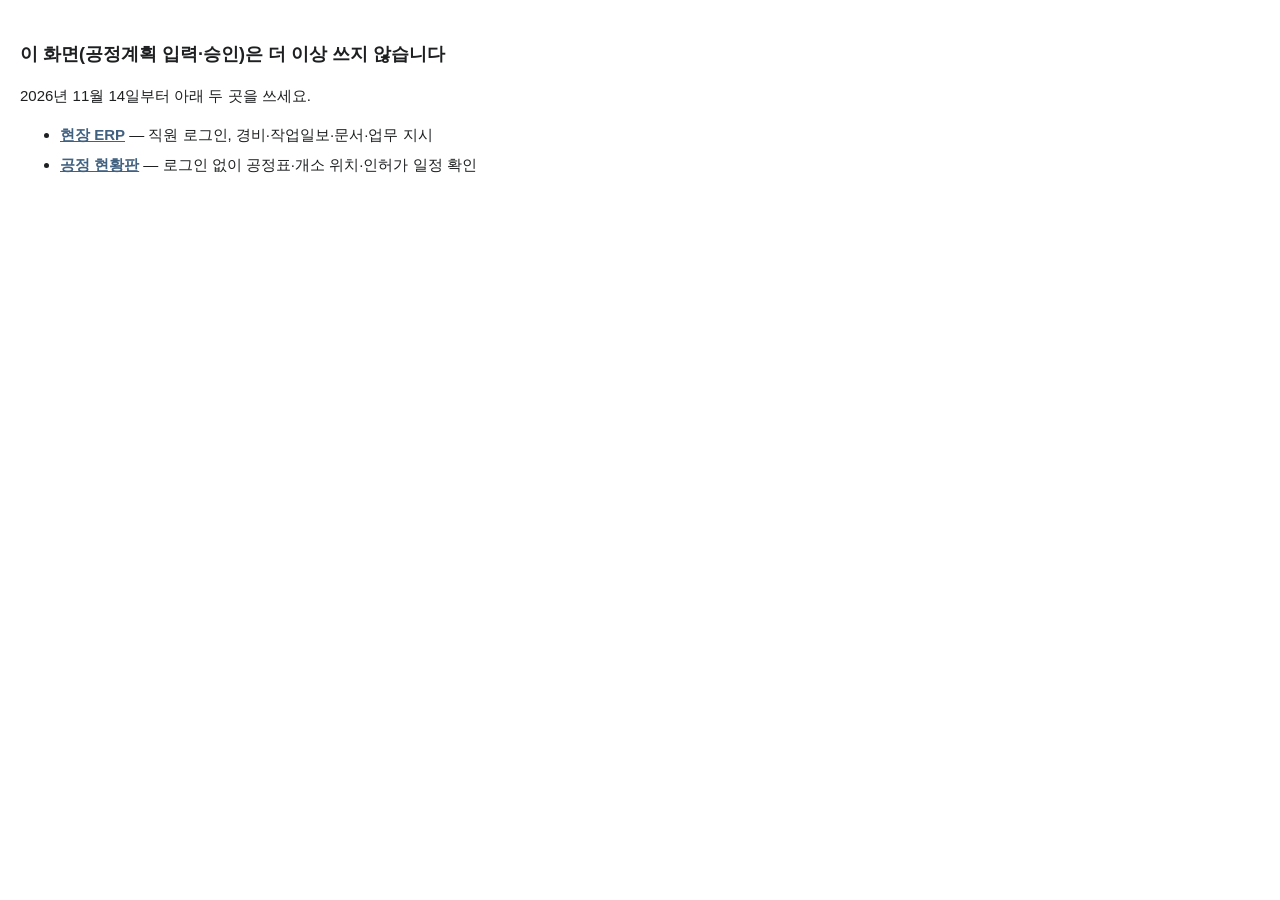
<file: pc/index.html>
<!DOCTYPE html>
<html lang="ko"><head><meta charset="utf-8"><meta name="viewport" content="width=device-width,initial-scale=1">
<title>호남고속선 · 사용하지 않는 화면</title>
<link rel="icon" href="../favicon-32.png" sizes="32x32" type="image/png">
<style>body{font:15px/1.6 -apple-system,"Malgun Gothic",sans-serif;margin:40px 20px;color:#1d1f20;max-width:560px}a{color:#416180;font-weight:600}li{margin:6px 0}</style>
</head><body>
<h1 style="font-size:18px">이 화면(공정계획 입력·승인)은 더 이상 쓰지 않습니다</h1>
<p>2026년 11월 14일부터 아래 두 곳을 쓰세요.</p>
<ul>
<li><a href="../erp2/">현장 ERP</a> — 직원 로그인, 경비·작업일보·문서·업무 지시</li>
<li><a href="../">공정 현황판</a> — 로그인 없이 공정표·개소 위치·인허가 일정 확인</li>
</ul>
</body></html>
</file>
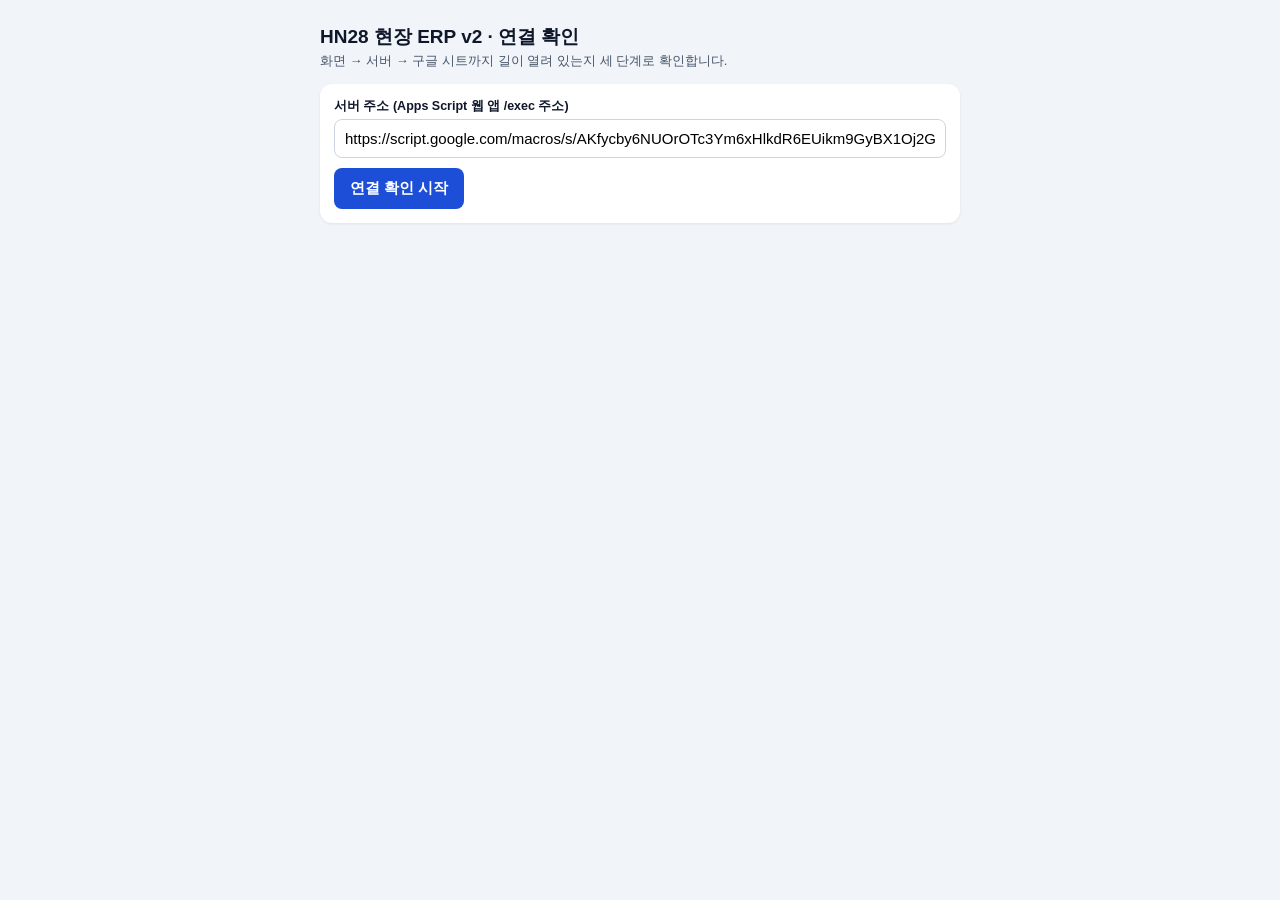
<file: erp2/check.html>
<!DOCTYPE html>
<html lang="ko">
<head>
<meta charset="utf-8">
<meta name="viewport" content="width=device-width, initial-scale=1">
<meta name="color-scheme" content="light">
<title>HN28 현장 ERP v2 · 연결 확인(점검용)</title>
<style>
  body { font-family: -apple-system, "Malgun Gothic", sans-serif; margin: 0; background: #f1f5f9; color: #0f172a; }
  main { max-width: 640px; margin: 0 auto; padding: 18px 14px 40px; }
  h1 { font-size: 19px; margin: 6px 0 2px; }
  p.sub { margin: 0 0 14px; font-size: 13px; color: #475569; }
  .card { background: #fff; border-radius: 12px; padding: 14px; margin-bottom: 12px; box-shadow: 0 1px 3px rgba(0,0,0,.08); }
  label { display: block; font-size: 12.5px; font-weight: 700; margin-bottom: 4px; }
  input[type=text] { width: 100%; box-sizing: border-box; font-size: 15px; padding: 10px; border: 1px solid #cbd5e1; border-radius: 8px; }
  button { font-size: 15px; font-weight: 700; padding: 11px 16px; border: 0; border-radius: 8px; background: #1d4ed8; color: #fff; margin-top: 10px; }
  button:disabled { background: #94a3b8; }
  .row { display: flex; gap: 8px; align-items: baseline; padding: 8px 0; border-top: 1px solid #e2e8f0; font-size: 14px; }
  .row:first-child { border-top: 0; }
  .st { width: 56px; font-weight: 800; flex: none; }
  .ok { color: #15803d; } .ng { color: #b91c1c; } .wait { color: #64748b; }
  .detail { font: 12px/1.5 monospace; color: #475569; word-break: break-all; white-space: pre-wrap; }
</style>
</head>
<body>
<main>
  <h1>HN28 현장 ERP v2 · 연결 확인</h1>
  <p class="sub">화면 → 서버 → 구글 시트까지 길이 열려 있는지 세 단계로 확인합니다.</p>

  <div class="card">
    <label for="api">서버 주소 (Apps Script 웹 앱 /exec 주소)</label>
    <input type="text" id="api" placeholder="https://script.google.com/macros/s/.../exec" autocomplete="off">
    <button id="go">연결 확인 시작</button>
  </div>

  <div class="card" id="result" style="display:none"></div>
</main>

<script src="config.js"></script>
<script>
(function () {
  var $ = function (id) { return document.getElementById(id); };
  var KEY = 'HN28V2_API_URL';
  var cfg = (window.ERP2_CONFIG && window.ERP2_CONFIG.API_URL) || '';
  var saved = '';
  try { saved = localStorage.getItem(KEY) || ''; } catch (e) {}
  $('api').value = saved || cfg;

  function esc(s) { return String(s).replace(/[&<>]/g, function (c) { return { '&': '&amp;', '<': '&lt;', '>': '&gt;' }[c]; }); }

  // 서버 호출 공통: 15초 안에 답이 없으면 실패로 처리한다 (멈춘 채로 두지 않는다)
  function call(url, payload) {
    var ctrl = new AbortController();
    var timer = setTimeout(function () { ctrl.abort(); }, 15000);
    var t0 = Date.now();
    var opt = payload
      ? { method: 'POST', headers: { 'Content-Type': 'text/plain;charset=utf-8' }, body: JSON.stringify(payload), signal: ctrl.signal }
      : { method: 'GET', signal: ctrl.signal };
    var u = payload ? url : url + (url.indexOf('?') < 0 ? '?' : '&') + 'action=ping&_=' + Date.now();
    return fetch(u, opt).then(function (r) {
      return r.text().then(function (txt) {
        clearTimeout(timer);
        var j = null; try { j = JSON.parse(txt); } catch (e) {}
        return { status: r.status, ms: Date.now() - t0, json: j, raw: txt.slice(0, 300) };
      });
    }).catch(function (e) {
      clearTimeout(timer);
      return { status: 0, ms: Date.now() - t0, json: null, raw: '', err: e && e.name === 'AbortError' ? '15초 안에 응답이 없습니다' : String(e && e.message || e) };
    });
  }

  function render(rows) {
    var box = $('result'); box.style.display = '';
    box.innerHTML = rows.map(function (r) {
      return '<div class="row"><div class="st ' + r.cls + '">' + r.st + '</div><div><div>' + esc(r.title) + '</div>' +
        (r.detail ? '<div class="detail">' + esc(r.detail) + '</div>' : '') + '</div></div>';
    }).join('');
  }

  function hint(res) {
    if (res.err) return res.err;
    if (res.json) return '';
    if (/<html|<!doctype/i.test(res.raw)) return '서버가 JSON 대신 HTML 페이지를 돌려줬습니다. 보통 (1) 웹 앱 액세스가 "모든 사용자"가 아니거나 (2) 주소가 /exec 가 아니거나 (3) 처음 권한 승인이 안 된 경우입니다.\n' + res.raw.replace(/\s+/g, ' ').slice(0, 160);
    return '응답을 읽지 못했습니다: ' + res.raw;
  }

  $('go').onclick = function () {
    var url = $('api').value.trim();
    if (!/^https:\/\/script\.google\.com\/macros\/s\/[^/]+\/exec/.test(url)) {
      render([{ st: '입력', cls: 'ng', title: '주소 형식이 맞지 않습니다', detail: 'https://script.google.com/macros/s/.../exec 로 끝나는 주소를 넣어 주세요.' }]);
      return;
    }
    try { localStorage.setItem(KEY, url); } catch (e) {}
    var btn = $('go'); btn.disabled = true;
    var rows = [
      { st: '대기', cls: 'wait', title: '1. 서버에 말 걸기 (GET ping)' },
      { st: '대기', cls: 'wait', title: '2. 서버에 보내기 (POST ping)' },
      { st: '대기', cls: 'wait', title: '3. 서버 버전 확인 (ping)' }
    ];
    render(rows);

    function done(i, res, okText) {
      var good = res.json && res.json.ok;
      rows[i].st = good ? '성공' : '실패'; rows[i].cls = good ? 'ok' : 'ng';
      rows[i].detail = good ? (okText(res.json) + ' · 왕복 ' + res.ms + 'ms') : (hint(res) || (res.json && (res.json.message || res.json.error)) || ('HTTP ' + res.status));
      render(rows);
      return good;
    }

    call(url).then(function (r1) {
      if (!done(0, r1, function (j) { return '서버 시각 ' + j.now; })) return;
      return call(url, { action: 'ping' }).then(function (r2) {
        if (!done(1, r2, function (j) { return '서버 처리 ' + j.serverMs + 'ms'; })) return;
        return call(url, { action: 'ping' }).then(function (r3) {
          done(2, r3, function (j) { return '서버 버전 ' + j.version; });
        });
      });
    }).then(function () { btn.disabled = false; });
  };
})();
</script>
</body>
</html>
</file>
<file: erp2/theme.css>
/* 현장 ERP 화면 손질층 (2026-11-14)
   현황판과 같은 색 체계: 회색 단계 + 강조색 남청(#416180) 하나, 주황은 '진행 중'에만.
   원색 배지는 작은 점과 글자색으로, 카드 모서리에는 도면 꺾쇠를 붙인다.
   기능·구조는 건드리지 않고 index.html 의 기본 스타일 위에 덮어쓴다. 갑지(.gj-*)는 손대지 않는다. */
:root {
  --bg: #f4f5f6; --card: #fff; --raise: #eef0f2; --line: rgba(29,31,32,.1); --line2: rgba(29,31,32,.16);
  --ink: #1d1f20; --ink2: #50555b; --ink3: #72777d;
  --acc: #416180; --acc-h: #36536f; --acc-s: #e7edf3; --acc-t: #36536f;
  --go: #c2540a; --bad: #c4312c; --bad-s: #fbeeed; --ok: #2b7a3e; --warn: #b26b00;
  --hd: #181a1d; --hd2: #94bce3;
  --num: Barlow, -apple-system, "Malgun Gothic", sans-serif;
  --ease: cubic-bezier(.22,1,.36,1);
}
body { background: var(--bg); color: var(--ink); }

/* ── 로그인 ── */
.center { background: var(--hd); }
.card { border-radius: 12px; box-shadow: 0 8px 24px rgba(0,0,0,.2); padding: 24px; }
.site { font-weight: 500; color: var(--ink3); }
h2 { font-weight: 600; color: var(--ink); }
.desc { color: var(--ink2); }
label { font-weight: 500; color: var(--ink2); }
input[type=text], input[type=password], input[type=date], input[type=number], select, textarea { border-color: var(--line2); padding: 12px; }
input:focus-visible, select:focus-visible, textarea:focus-visible { outline: 2px solid var(--acc); outline-offset: 0; border-color: var(--acc); }
input[readonly] { background: var(--raise); color: var(--ink2); }

/* ── 버튼 ── */
button { font-weight: 500; background: var(--raise); color: var(--ink); padding: 12px 16px; box-shadow: inset 0 0 0 1px var(--line); transition: background-color 150ms var(--ease), color 150ms var(--ease), transform 120ms var(--ease); }
button:hover:not(:disabled) { background: #e5e8eb; }
button:active:not(:disabled) { transform: scale(.98); }
button:focus-visible { outline: 2px solid var(--acc); outline-offset: 2px; }
button.pri { background: var(--acc); color: #fff; box-shadow: none; padding: 12px 16px; }
button.pri:hover:not(:disabled) { background: var(--acc-h); }
button.sm { padding: 8px 12px; font-size: 13px; }
button.ok { background: var(--ok); color: #fff; box-shadow: none; }
button.warn { background: var(--bad-s); color: var(--bad); box-shadow: inset 0 0 0 1px rgba(196,49,44,.2); }
.msg { color: var(--bad); } .msg.info { color: var(--acc-t); }
a, .kv a { color: var(--acc-t); }

/* ── 상단 막대 ── */
.bar { background: var(--hd); box-shadow: none; }
.bar .brand small { font-weight: 400; color: var(--hd2); }
.bar .brand b { font-weight: 600; letter-spacing: 0; }
.bar .hbtn { background: var(--hd2); color: var(--hd); font-weight: 500; }
.bar .hbtn:hover { background: #b4d1ec; }
.bar .mbtn { background: rgba(255,255,255,.08); box-shadow: inset 0 0 0 1px rgba(255,255,255,.1); }
.bar .mbtn:hover, .bar .mbtn[aria-expanded=true] { background: rgba(255,255,255,.14); }
.bar .av { background: var(--hd2); color: var(--hd); font-weight: 600; }
.bar #who { font-weight: 500; }
.bar #who .wr { font-weight: 400; color: var(--hd2); }
.bar .menu { box-shadow: 0 8px 24px rgba(0,0,0,.16); }
.bar .menu button { font-weight: 500; box-shadow: none; }
.bar .menu button.out { color: var(--bad); border-top-color: var(--line); }

/* ── 이동 메뉴 ── */
.nav { border-color: var(--line); }
.nav .nv { color: var(--ink2); font-weight: 500; box-shadow: none; }
.nav .nv svg { stroke-width: 1.5; }
.nav .nv[aria-current=page] { color: var(--acc-t); font-weight: 600; }
.nav .nv:focus-visible { outline-color: var(--acc); }
.nav .nv.plus { background: var(--acc); box-shadow: 0 4px 12px rgba(0,0,0,.18); }
.nav .nb, .badge { background: var(--acc); font-weight: 500; font-variant-numeric: tabular-nums; }
@media (min-width: 1024px) {
  .nav { background: #fbfbfc; padding: 16px 12px; gap: 2px; }
  .nav .nv { min-height: 40px; font-size: 14px; gap: 10px; padding: 0 12px; border-radius: 8px; }
  .nav .nv svg { width: 18px; height: 18px; }
  .nav .nv:hover { background: var(--raise); }
  .nav .nv[aria-current=page] { background: var(--acc-s); box-shadow: inset 2px 0 0 var(--acc); }
  .nav .sep { background: var(--line); margin: 8px 4px; }
  #vApp .wrap { padding: 24px 32px 32px; }
  #vHome:not(.hide) { gap: 16px; }
}

/* ── 패널 + 도면 꺾쇠 ── */
.panel { position: relative; border-radius: 4px; padding: 16px 20px; box-shadow: none; border: 1px solid var(--line); }
.panel::before, .panel::after { content: ""; position: absolute; width: 10px; height: 10px; pointer-events: none; border-color: var(--acc); opacity: .7; }
.panel::before { left: -1px; top: -1px; border-left: 2px solid; border-top: 2px solid; }
.panel::after { right: -1px; bottom: -1px; border-right: 2px solid; border-bottom: 2px solid; }
.panel h3 { font-size: 15px; font-weight: 600; margin-bottom: 12px; }
.dbdate { font-weight: 400; color: var(--ink3); font-variant-numeric: tabular-nums; }

/* ── 오늘 처리할 일: 색 바탕을 걷고 점 하나로 급한 정도를 보인다 ── */
.dbt, .dbt.act, .dbt.late, .dbt.warn, .dbt.fix { background: var(--card); color: var(--ink); border: 1px solid var(--line); box-shadow: none; font-weight: 500; font-size: 14px; padding: 12px; margin: 0 0 8px; border-radius: 6px; }
.dbt:hover { background: #f8f9fa; border-color: var(--line2); }
.dbt .l { display: flex; align-items: center; gap: 10px; }
.dbt .l::before { content: ""; flex: none; width: 8px; height: 8px; border-radius: 50%; background: #c3c7cc; }
.dbt.act .l::before { background: var(--acc); }
.dbt.late .l::before { background: var(--bad); }
.dbt.warn .l::before { background: var(--warn); }
.dbt.fix .l::before { background: var(--go); }
.dbt .n { background: transparent; color: var(--ink2); font-weight: 500; padding: 0; font-variant-numeric: tabular-nums; }
.dbt.act .n { color: var(--acc-t); }
.dbt.late .n { color: var(--bad); }
.dbt.warn .n { color: var(--warn); }
.dbt.fix .n { color: var(--go); }
.dbok { background: var(--raise); border: 0; color: var(--ink2); font-weight: 500; }

/* ── 상태 글자: 알약 대신 점 + 글자 ── */
.dbpill, .tg, .st, .tag, .og .dc, .jlock, .apv-i .k, .tk .dd, .tk .urg { background: transparent; color: var(--ink2); font-weight: 500; padding: 0; border-radius: 0; font-size: 12px; display: inline-flex; align-items: center; gap: 6px; }
.dbpill::before, .tg::before, .st::before, .tag::before, .apv-i .k::before, .tk .dd::before, .tk .urg::before { content: ""; width: 6px; height: 6px; border-radius: 50%; background: #c3c7cc; flex: none; }
.dbpill { margin-left: 8px; } .dbpill.open { color: var(--go); } .dbpill.open::before { background: var(--go); }
.tg.done, .st-승인, .st-확인완료, .st-확정, .tag { color: var(--ok); } .tg.done::before, .st-승인::before, .st-확인완료::before, .st-확정::before, .tag::before { background: var(--ok); }
.tg.go { color: var(--go); } .tg.go::before { background: var(--go); }
.tg.late, .st-반려, .tag.lock, .tk.late .dd, .tk .urg { color: var(--bad); } .tg.late::before, .st-반려::before, .tag.lock::before, .tk.late .dd::before, .tk .urg::before { background: var(--bad); }
.st-검토대기, .st-확인대기, .tag.tmp, .tk.soon .dd { color: var(--warn); } .st-검토대기::before, .st-확인대기::before, .tag.tmp::before, .tk.soon .dd::before { background: var(--warn); }
.st-승인대기, .st-접수, .st-hq, .st-late, .apv-i .k { color: var(--acc-t); } .st-승인대기::before, .st-접수::before, .st-hq::before, .st-late::before, .apv-i .k::before { background: var(--acc); }
.tag.off, .st-작성중, .st-결번, .tk.done .dd { color: var(--ink3); }
.tk.done .dd::before { background: var(--ok); }
.dbchips, .chips { gap: 12px; }
.og .dc { color: var(--ink2); } .og .dc.main { color: var(--acc-t); font-weight: 600; }
.chips button { border-radius: 6px; padding: 8px 12px; font-size: 13px; }
.chips button.sel, .og .qk button.sel { background: var(--acc); color: #fff; box-shadow: none; }

/* ── 숫자 ── */
.dbhead .big, .cards .v, .apv-i .t .amt { font-family: var(--num); font-weight: 500; font-variant-numeric: tabular-nums; }
.dbhead .big { font-size: 28px; line-height: 1.1; }
.dbhead .sub, .dbnote, .dbs .pl, .dbg .pl, .dbs .nm small { color: var(--ink3); }
.dbkv { border-color: var(--line); } .dbkv b { color: var(--ink3); font-weight: 400; } .dbkv .dbwarn { color: var(--warn); font-weight: 500; }
.dbs, .dbg, .au-i { border-color: var(--line); }
.dbs .sd { font-weight: 500; font-variant-numeric: tabular-nums; }
.dbg .tp span { font-weight: 500; font-variant-numeric: tabular-nums; }

/* ── 진행 막대 ── */
.pbar { height: 6px; background: var(--raise); border-radius: 3px; }
.pbar i { background: var(--acc); border-radius: 3px; }
.pbar i.pend { background: #a9bccf; }
.pbar.done i.fill { background: var(--ok); } .pbar.late i.fill { background: var(--bad); } .pbar.soon i.fill { background: #b4b9bf; } .pbar.all i.fill { background: var(--acc); }
.pbar u { background: var(--go); opacity: 1; width: 2px; top: -4px; bottom: -4px; }

/* ── 목록 카드 ── */
.xi, .apv-i, .tk, .og { border-color: var(--line); border-radius: 6px; }
.xi:hover { border-color: var(--line2); background: #fafbfb; }
.xi .r1, .apv-i .t, .tk .tt, .urow .nm, .og .on { font-weight: 600; }
.xi .r2, .apv-i .s, .tk .mt { color: var(--ink3); }
.tk.late, .tk.soon { background: var(--card); }
.tk.late { box-shadow: inset 3px 0 0 var(--bad); } .tk.soon { box-shadow: inset 3px 0 0 var(--warn); }
.apv-i .b .go2 { background: var(--acc); box-shadow: none; } .apv-i .b .go2.arm { background: var(--go); }
.og.mgr { border-color: var(--acc); background: var(--acc-s); }
.tile { border-color: var(--line2); color: var(--ink2); font-weight: 500; }
.tile.on { background: var(--card); border: 1px solid var(--line); color: var(--ink); }
.tile.on small { color: var(--ink3); }
.cards > div { background: var(--raise); border-radius: 6px; }
.cards .l { color: var(--ink3); font-weight: 400; }
.xsum, .lockline { background: var(--raise); color: var(--ink2); }
.ohint { color: var(--acc-t); font-weight: 500; } .ohint.need { color: var(--bad); }
.ck { border-left-width: 3px; background: #fafbfb; } .ck .t { font-weight: 600; }
.ck.k-ok { border-color: var(--ok); } .ck.k-warn { border-color: var(--warn); background: #fdf8ef; } .ck.k-bad { border-color: var(--bad); background: var(--bad-s); } .ck.k-info { border-color: var(--acc); }
.rej { background: var(--bad-s); border-color: rgba(196,49,44,.2); color: var(--bad); }
.kv b { color: var(--ink3); font-weight: 400; }

/* ── 자동처리 기록 ── */
.au-i .h b { font-weight: 600; }
.au-i .h span { color: var(--ink3); font-variant-numeric: tabular-nums; }
.au-i .w { color: var(--ink2); }
.au-i .todo { background: #fdf8ef; border: 0; box-shadow: inset 3px 0 0 var(--warn); border-radius: 4px; padding: 8px 12px; color: var(--ink); }
.au-i .todo.done { background: var(--raise); box-shadow: none; color: var(--ink2); }

@media (prefers-reduced-motion: reduce) { * { transition: none !important; } }

/* 원래 스타일의 색 바탕을 확실히 걷어낸다(같은 우선순위 규칙이 바탕만 남기던 것) */
.dbt .n, .dbt.act .n, .dbt.late .n, .dbt.warn .n, .dbt.fix .n,
.dbpill, .dbpill.open, .dbpill.closed, .tg, .tg.done, .tg.go, .tg.late, .tg.soon,
.st, [class*="st-"], .tag, .tag.off, .tag.lock, .tag.tmp, .og .dc, .og .dc.main, .jlock,
.apv-i .k, .apv-i .k.exp, .apv-i .k.doc, .apv-i .k.ops, .tk .dd, .tk.late .dd, .tk.soon .dd, .tk.done .dd, .tk .urg { background: transparent !important; }
.dbt.act .n, .dbt.late .n, .dbt.warn .n, .dbt.fix .n { font-weight: 500; }
.apv-i .k.doc, .apv-i .k.ops { color: var(--ink2); } .apv-i .k.doc::before { background: var(--warn); } .apv-i .k.ops::before { background: var(--ok); }
.tile .badge { background: transparent; color: var(--warn); padding: 0; font-size: 12px; display: inline-flex; align-items: center; gap: 6px; margin-left: 8px; }
.tile .badge::before { content: ""; width: 6px; height: 6px; border-radius: 50%; background: var(--warn); }
@media (min-width: 1024px) {
  #homeSite { display: flex; align-items: center; gap: 24px; padding: 12px 20px; }
  #homeSite .site-pick { flex: none; display: flex; align-items: center; gap: 12px; }
  #homeSite .site-pick label { margin: 0; white-space: nowrap; }
  #homeSite select { width: 360px; padding: 8px 12px; font-size: 14px; }
  #homeSite .site-now { color: var(--ink3); font-size: 13px; }
}
.site-pick label { font-weight: 500; } .site-pick select { font-weight: 500; }
@media (min-width: 1024px) { #homeSite .site-pick select { flex: none; min-height: 36px; } #homeSite .site-now { margin-top: 0; } }
.au-i.wk .h a { flex: 1; min-width: 0; overflow-wrap: anywhere; color: var(--ink); font-weight: 600; text-decoration: none; }
.au-i.wk .h a:hover { color: var(--acc-t); text-decoration: underline; }

/* 공정 현황판 바로가기 (2026-11-14) */
.bar .menu a.mlink { display: block; text-align: left; color: var(--ink, #0f172a); text-decoration: none; font-size: 15px; font-weight: 500; padding: 12px; border-radius: 8px; }
.bar .menu a.mlink:hover, .bar .menu a.mlink:focus-visible { background: #f1f5f9; }
.nav .nvl { display: none; }
@media (min-width: 1024px) {
  .nav .nvl.desk { display: flex; align-items: center; gap: 10px; min-height: 40px; padding: 0 12px; border-radius: 8px; color: var(--ink2, #475569); font-size: 14px; font-weight: 500; text-decoration: none; }
  .nav .nvl svg { width: 18px; height: 18px; flex: none; stroke-width: 1.5; }
  .nav .nvl:hover { background: #f1f5f9; }
  .nav .nvl:focus-visible { outline: 2px solid var(--acc, #416180); }
}
</file>
